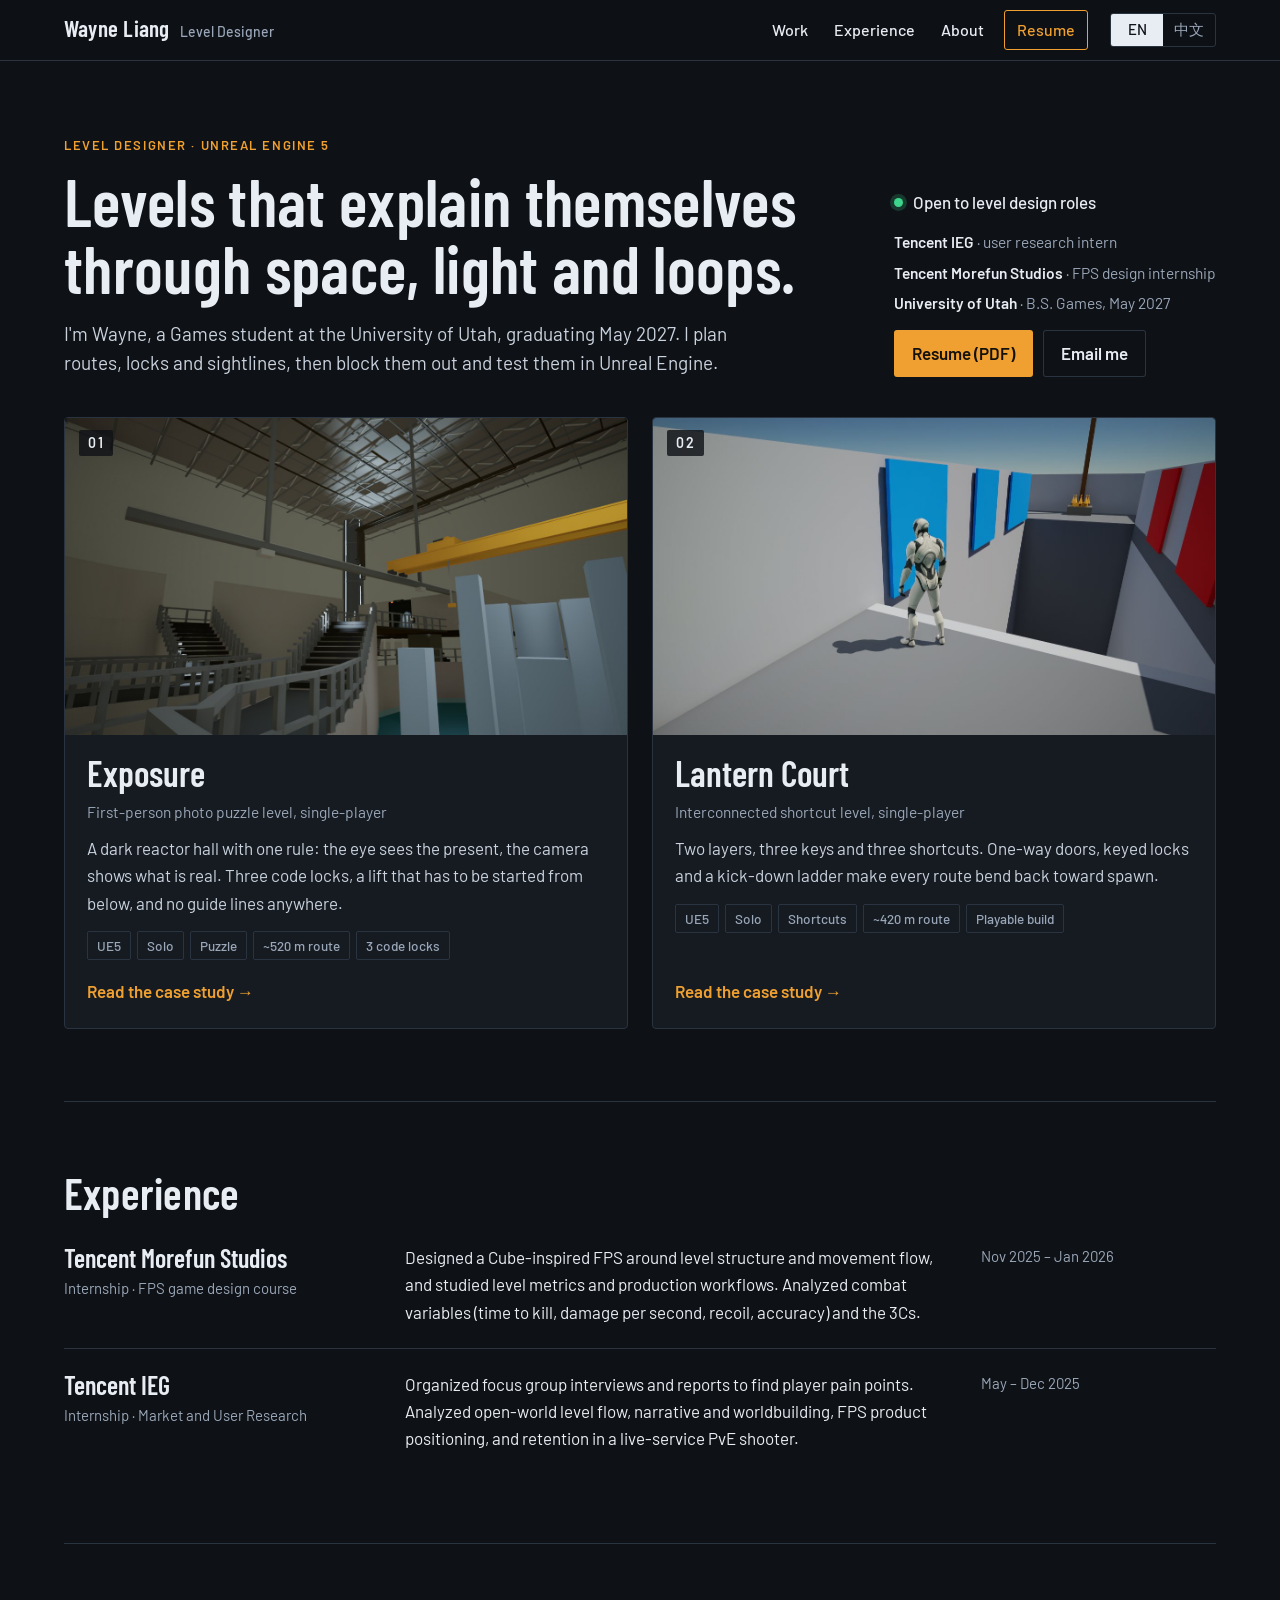
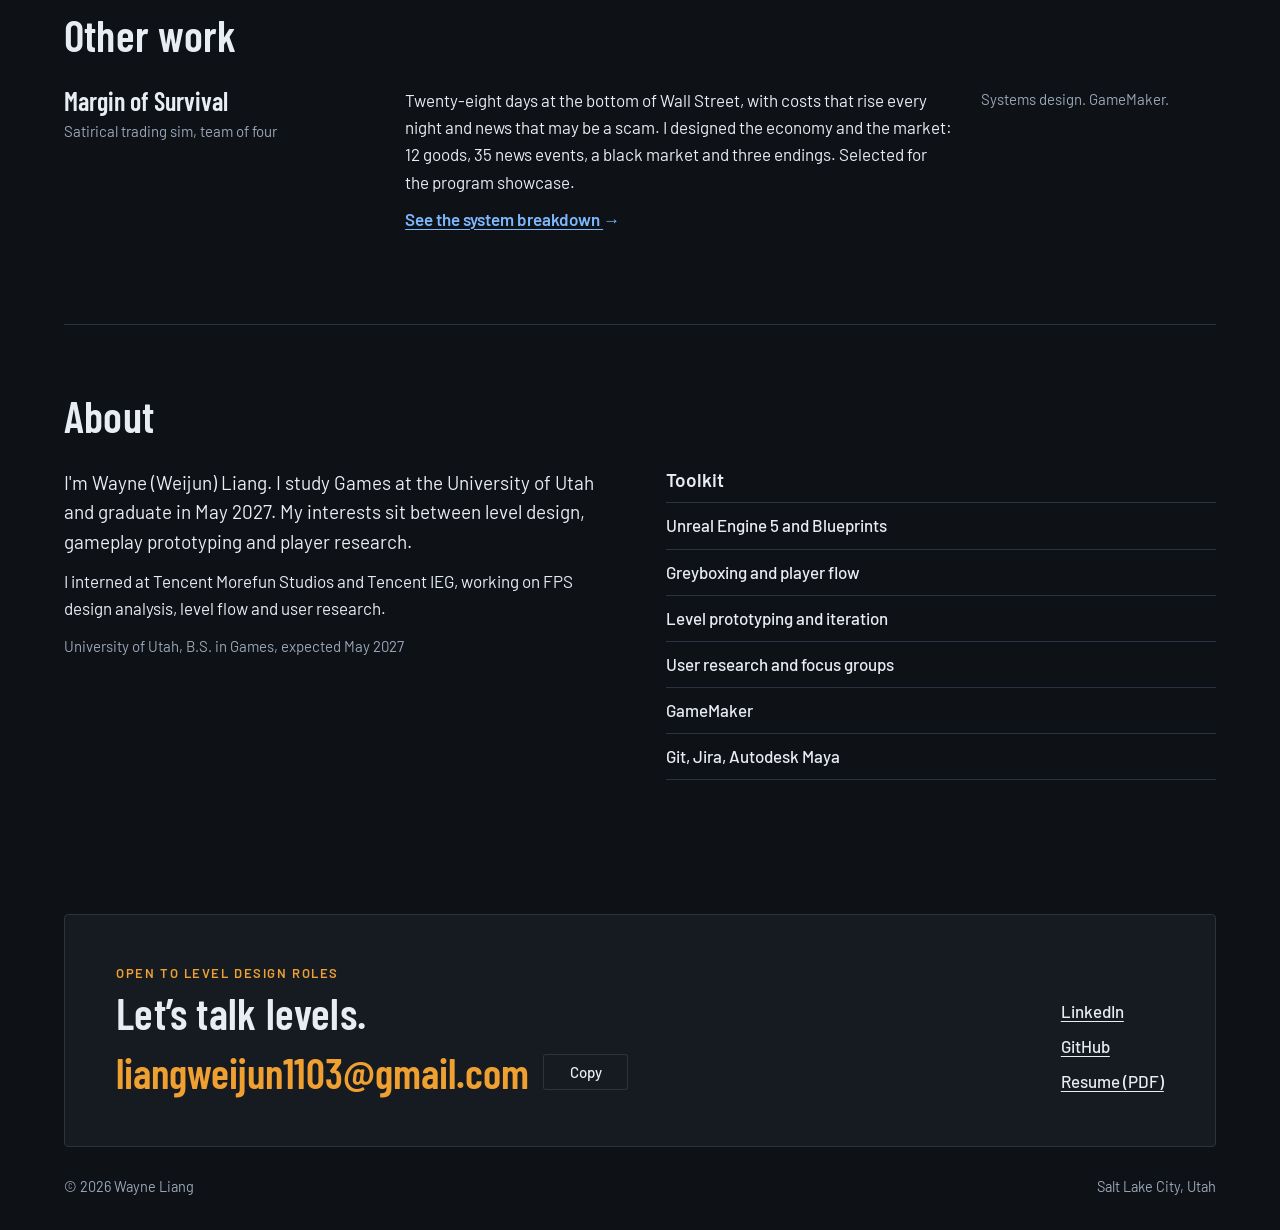
<file: index.html>
<!DOCTYPE html>
<html lang="en" data-lang="en">
<head>
<meta charset="utf-8">
<meta name="viewport" content="width=device-width,initial-scale=1">
<title data-zh="Wayne Liang | 关卡设计师">Wayne Liang | Level Designer</title>
<meta name="description" content="Wayne Liang, level designer. Two single-player levels in Unreal Engine 5, each with an interactive walkthrough, paper plans, iteration notes and metrics.">
<meta property="og:type" content="website">
<meta property="og:title" content="Wayne Liang | Level Designer">
<meta property="og:description" content="Wayne Liang, level designer. Two single-player levels in Unreal Engine 5, each with an interactive walkthrough, paper plans, iteration notes and metrics.">
<meta property="og:url" content="https://wayne1-l.github.io/portfolio/">
<meta property="og:image" content="https://wayne1-l.github.io/portfolio/img/b8.jpg">
<meta name="twitter:card" content="summary_large_image">
<meta name="theme-color" content="#0E1116">
<link rel="icon" href="data:image/svg+xml,%3Csvg xmlns='http://www.w3.org/2000/svg' viewBox='0 0 32 32'%3E%3Crect width='32' height='32' rx='4' fill='%230E1116'/%3E%3Ccircle cx='16' cy='16' r='7' fill='%23F0A030'/%3E%3C/svg%3E">
<link rel="preload" href="fonts/barlow-condensed-latin-600-normal.woff2" as="font" type="font/woff2" crossorigin>
<link rel="preload" href="fonts/barlow-latin-400-normal.woff2" as="font" type="font/woff2" crossorigin>
<script>/* old addresses from the single-page version */
(function(){var m={'#pt':'exposure.html#pt','#photo01':'lantern-court.html#photo01'}[location.hash];if(m)location.replace(m)})();</script>
<script>/* pick the language before the first paint: #zh, then the last choice, then the browser's language */
(function(){var r=document.documentElement,s=null;try{s=localStorage.getItem('lang')}catch(e){}
if(location.hash==='#zh'||s==='zh'||(s===null&&/^zh/i.test(navigator.language||''))){r.setAttribute('data-lang','zh');r.lang='zh-CN'}})();</script>
<link rel="stylesheet" href="assets/site.css">
</head>
<body>
<div class="bar-outer"><div class="wrap">
<header class="bar">
  <a class="name" href="index.html"><b>Wayne Liang</b><span><span data-l="en">Level Designer</span><span data-l="zh" lang="zh-CN">关卡设计师</span></span></a>
  <nav aria-label="Site">
    <a href="#work" data-go="work"><span data-l="en">Work</span><span data-l="zh" lang="zh-CN">作品</span></a>
    <a href="#experience" data-go="experience"><span data-l="en">Experience</span><span data-l="zh" lang="zh-CN">经历</span></a>
    <a href="#about" data-go="about"><span data-l="en">About</span><span data-l="zh" lang="zh-CN">关于</span></a>
    <a class="resume" href="Wayne_Liang_Resume.pdf" target="_blank" rel="noopener"><span data-l="en">Resume</span><span data-l="zh" lang="zh-CN">简历</span></a>
  </nav>
  <div class="lang" role="group" aria-label="Language">
    <button type="button" id="lang-en" data-setlang="en" aria-pressed="true">EN</button>
    <button type="button" id="lang-zh" data-setlang="zh" aria-pressed="false" lang="zh-CN">中文</button>
  </div>
</header>
</div></div>
<div class="wrap">
<main>
<section class="hero" aria-labelledby="hero-h">
  <div>
    <p class="label acc"><span data-l="en">Level designer · Unreal Engine 5</span><span data-l="zh" lang="zh-CN">关卡设计师 · Unreal Engine 5</span></p>
    <h1 id="hero-h"><span data-l="en">Levels that explain themselves through space, light and loops.</span><span data-l="zh" lang="zh-CN">让关卡自己说话：靠空间、光和回环带路。</span></h1>
    <p class="lede" data-l="en">I'm Wayne, a Games student at the University of Utah, graduating May 2027. I plan routes, locks and sightlines, then block them out and test them in Unreal Engine.</p>
    <p class="lede" data-l="zh" lang="zh-CN">我是 Wayne Liang，犹他大学游戏专业在读，2027 年 5 月毕业。我先规划路线、门锁和视线，再到 Unreal Engine 里搭灰盒、做测试。</p>
  </div>
  <div class="hero-side">
    <p class="open"><span data-l="en">Open to level design roles</span><span data-l="zh" lang="zh-CN">正在找关卡设计方向的工作</span></p>
    <ul class="creds">
      <li><span data-l="en"><b>Tencent IEG</b> · user research intern</span><span data-l="zh" lang="zh-CN"><b>腾讯 IEG</b> · 用户研究实习</span></li>
      <li><span data-l="en"><b>Tencent Morefun Studios</b> · FPS design internship</span><span data-l="zh" lang="zh-CN"><b>腾讯魔方工作室群</b> · FPS 设计实习</span></li>
      <li><span data-l="en"><b>University of Utah</b> · B.S. Games, May 2027</span><span data-l="zh" lang="zh-CN"><b>犹他大学</b> · 游戏专业，2027 年 5 月毕业</span></li>
    </ul>
    <p class="hero-cta">
      <a class="btn" href="Wayne_Liang_Resume.pdf" target="_blank" rel="noopener"><span data-l="en">Resume (PDF)</span><span data-l="zh" lang="zh-CN">简历（PDF）</span></a>
      <a class="btn alt" href="mailto:liangweijun1103@gmail.com"><span data-l="en">Email me</span><span data-l="zh" lang="zh-CN">发邮件</span></a>
    </p>
  </div>
</section>

<section id="work" aria-label="Selected levels" class="sub">
<div class="cards">
  <a class="card" href="exposure.html">
    <figure><img style="view-transition-name:shot-exposure" src="img/pt/hall.jpg" width="1280" height="720" alt="The reactor hall in Exposure: stairs and raised walkways around a pond, a yellow crane overhead."><span class="num">01</span></figure>
    <div class="card-body">
      <h3><span data-l="en">Exposure</span><span data-l="zh" lang="zh-CN">曝光</span></h3>
      <p class="kind"><span data-l="en">First-person photo puzzle level, single-player</span><span data-l="zh" lang="zh-CN">第一人称拍照解谜关卡，单人</span></p>
      <p class="pitch" data-l="en">A dark reactor hall with one rule: the eye sees the present, the camera shows what is real. Three code locks, a lift that has to be started from below, and no guide lines anywhere.</p>
      <p class="pitch" data-l="zh" lang="zh-CN">一座昏暗的核电站厂房，全关只有一条规则：肉眼看到的是现在，相机拍到的才是真的。三道密码门，一部要先从地下启用的电梯，全程没有一条引导线。</p>
      <ul class="tags"><li><span data-l="en">UE5</span><span data-l="zh" lang="zh-CN">UE5</span></li><li><span data-l="en">Solo</span><span data-l="zh" lang="zh-CN">独立</span></li><li><span data-l="en">Puzzle</span><span data-l="zh" lang="zh-CN">解谜</span></li><li><span data-l="en">~520 m route</span><span data-l="zh" lang="zh-CN">主线约 520 米</span></li><li><span data-l="en">3 code locks</span><span data-l="zh" lang="zh-CN">3 道密码门</span></li></ul>
      <span class="go arrow"><span data-l="en">Read the case study </span><span data-l="zh" lang="zh-CN">看完整拆解 </span></span>
    </div>
  </a>
  <a class="card" href="lantern-court.html">
    <figure><img style="view-transition-name:shot-lantern" src="img/b8.jpg" width="1280" height="720" alt="Gameplay from Lantern Court: the player crosses a pit along blue and red wall-run panels toward the goal." data-clip="media/hero.mp4"><span class="num">02</span></figure>
    <div class="card-body">
      <h3><span data-l="en">Lantern Court</span><span data-l="zh" lang="zh-CN">灯笼院</span></h3>
      <p class="kind"><span data-l="en">Interconnected shortcut level, single-player</span><span data-l="zh" lang="zh-CN">单人箱庭关卡，以捷径回环为核心</span></p>
      <p class="pitch" data-l="en">Two layers, three keys and three shortcuts. One-way doors, keyed locks and a kick-down ladder make every route bend back toward spawn.</p>
      <p class="pitch" data-l="zh" lang="zh-CN">上下两层、三把钥匙、三条捷径。单向门、带锁的门和一架可以踹下的梯子，让每条路线最后都绕回出生点。</p>
      <ul class="tags"><li><span data-l="en">UE5</span><span data-l="zh" lang="zh-CN">UE5</span></li><li><span data-l="en">Solo</span><span data-l="zh" lang="zh-CN">独立</span></li><li><span data-l="en">Shortcuts</span><span data-l="zh" lang="zh-CN">捷径回环</span></li><li><span data-l="en">~420 m route</span><span data-l="zh" lang="zh-CN">主线约 420 米</span></li><li><span data-l="en">Playable build</span><span data-l="zh" lang="zh-CN">可下载试玩</span></li></ul>
      <span class="go arrow"><span data-l="en">Read the case study </span><span data-l="zh" lang="zh-CN">看完整拆解 </span></span>
    </div>
  </a>
</div>
</section>
<section class="block" id="experience" aria-labelledby="exp-h">
  <h2 id="exp-h"><span data-l="en">Experience</span><span data-l="zh" lang="zh-CN">经历</span></h2>
  <ul class="rows">
    <li>
      <div><h3><span data-l="en">Tencent Morefun Studios</span><span data-l="zh" lang="zh-CN">腾讯魔方工作室群</span></h3><p class="kind"><span data-l="en">Internship · FPS game design course</span><span data-l="zh" lang="zh-CN">实习 · FPS 游戏设计课程</span></p></div>
      <div>
        <p data-l="en">Designed a Cube-inspired FPS around level structure and movement flow, and studied level metrics and production workflows. Analyzed combat variables (time to kill, damage per second, recoil, accuracy) and the 3Cs.</p><p data-l="zh" lang="zh-CN">以《Cube》为灵感设计了一款 FPS，重点是关卡结构和移动动线，并学习关卡尺度与制作流程；分析了战斗变量（击杀时间、每秒伤害、后坐力、精度）和 3C。</p>
      </div>
      <p class="meta"><span data-l="en">Nov 2025 – Jan 2026</span><span data-l="zh" lang="zh-CN">2025 年 11 月 – 2026 年 1 月</span></p>
    </li>
    <li>
      <div><h3><span data-l="en">Tencent IEG</span><span data-l="zh" lang="zh-CN">腾讯 IEG</span></h3><p class="kind"><span data-l="en">Internship · Market and User Research</span><span data-l="zh" lang="zh-CN">实习 · 市场与用户研究部</span></p></div>
      <div>
        <p data-l="en">Organized focus group interviews and reports to find player pain points. Analyzed open-world level flow, narrative and worldbuilding, FPS product positioning, and retention in a live-service PvE shooter.</p><p data-l="zh" lang="zh-CN">组织焦点小组访谈并撰写报告，找出玩家痛点；分析开放世界的关卡动线、叙事与世界观、FPS 产品定位，以及一款长线运营 PvE 射击游戏的留存。</p>
      </div>
      <p class="meta"><span data-l="en">May – Dec 2025</span><span data-l="zh" lang="zh-CN">2025 年 5 月 – 12 月</span></p>
    </li>
  </ul>
</section>
<section class="block" id="more" aria-labelledby="more-h">
  <h2 id="more-h"><span data-l="en">Other work</span><span data-l="zh" lang="zh-CN">其他作品</span></h2>
  <ul class="rows">
    <li>
      <div><h3><a href="margin-of-survival.html" style="color:inherit;text-decoration:none">Margin of Survival</a></h3><p class="kind"><span data-l="en">Satirical trading sim, team of four</span><span data-l="zh" lang="zh-CN">讽刺题材的交易模拟，四人团队</span></p></div>
      <div>
        <p data-l="en">Twenty-eight days at the bottom of Wall Street, with costs that rise every night and news that may be a scam. I designed the economy and the market: 12 goods, 35 news events, a black market and three endings. Selected for the program showcase.</p>
        <p data-l="zh" lang="zh-CN">在华尔街最底层熬 28 天：成本每晚上涨，新闻可能是骗局。经济和市场由我设计：12 种商品、35 条新闻事件、黑市和三个结局。入选学院作品展。</p>
        <p class="more"><a href="margin-of-survival.html"><span class="arrow"><span data-l="en">See the system breakdown </span><span data-l="zh" lang="zh-CN">看系统设计拆解 </span></span></a></p>
      </div>
      <p class="meta"><span data-l="en">Systems design. GameMaker.</span><span data-l="zh" lang="zh-CN">系统设计。GameMaker。</span></p>
    </li>
  </ul>
</section>
<section class="block about" id="about" aria-labelledby="about-h">
  <h2 id="about-h"><span data-l="en">About</span><span data-l="zh" lang="zh-CN">关于我</span></h2>
  <div class="two">
    <div>
      <p class="lead" data-l="en">I'm Wayne (Weijun) Liang. I study Games at the University of Utah and graduate in May 2027. My interests sit between level design, gameplay prototyping and player research.</p>
      <p class="lead" data-l="zh" lang="zh-CN">我是 Wayne (Weijun) Liang，在犹他大学读游戏专业，2027 年 5 月毕业。我的兴趣在关卡设计、玩法原型和玩家研究之间。</p>
      <p data-l="en">I interned at Tencent Morefun Studios and Tencent IEG, working on FPS design analysis, level flow and user research.</p>
      <p data-l="zh" lang="zh-CN">我在腾讯魔方工作室群和腾讯 IEG 实习过，做过 FPS 设计分析、关卡动线和用户研究。</p>
      <p class="edu"><span data-l="en">University of Utah, B.S. in Games, expected May 2027</span><span data-l="zh" lang="zh-CN">犹他大学，游戏专业理学学士，预计 2027 年 5 月毕业</span></p>
    </div>
    <div>
      <h3><span data-l="en">Toolkit</span><span data-l="zh" lang="zh-CN">常用工具</span></h3>
      <ul class="kit">
        <li><span data-l="en">Unreal Engine 5 and Blueprints</span><span data-l="zh" lang="zh-CN">Unreal Engine 5 与蓝图</span></li>
        <li><span data-l="en">Greyboxing and player flow</span><span data-l="zh" lang="zh-CN">灰盒搭建与玩家动线</span></li>
        <li><span data-l="en">Level prototyping and iteration</span><span data-l="zh" lang="zh-CN">关卡原型与迭代</span></li>
        <li><span data-l="en">User research and focus groups</span><span data-l="zh" lang="zh-CN">用户研究与焦点小组</span></li>
        <li>GameMaker</li>
        <li>Git, Jira, Autodesk Maya</li>
      </ul>
    </div>
  </div>
</section>
<section class="contact" id="contact" aria-labelledby="contact-h">
  <div>
    <p class="label acc"><span data-l="en">Open to level design roles</span><span data-l="zh" lang="zh-CN">正在找关卡设计方向的工作</span></p>
    <h2 id="contact-h" style="margin-top:10px"><span data-l="en">Let’s talk levels.</span><span data-l="zh" lang="zh-CN">聊聊关卡吧。</span></h2>
    <p class="mail-row"><a class="mail" href="mailto:liangweijun1103@gmail.com">liangweijun1103@gmail.com</a>
      <button type="button" class="copy" data-copy="liangweijun1103@gmail.com"><span class="idle"><span data-l="en">Copy</span><span data-l="zh" lang="zh-CN">复制</span></span><span class="done" aria-hidden="true"><span data-l="en">Copied ✓</span><span data-l="zh" lang="zh-CN">已复制 ✓</span></span></button></p>
  </div>
  <ul>
    <li><a href="https://www.linkedin.com/in/weijun-liang-2b437a2a6/" target="_blank" rel="noopener">LinkedIn</a></li>
    <li><a href="https://github.com/WAYNE1-L" target="_blank" rel="noopener">GitHub</a></li>
    <li><a href="Wayne_Liang_Resume.pdf" target="_blank" rel="noopener"><span data-l="en">Resume (PDF)</span><span data-l="zh" lang="zh-CN">简历（PDF）</span></a></li>
  </ul>
</section>
</main>
<footer>
  <span>© 2026 Wayne Liang</span>
  <span><span data-l="en">Salt Lake City, Utah</span><span data-l="zh" lang="zh-CN">美国犹他州盐湖城</span></span>
</footer>
</div>
<dialog class="zoom" id="zoom" aria-label="Enlarged image"><div class="zoom-stage"></div><p class="zoom-cap"></p><button type="button" class="zoom-x" aria-label="Close"><svg width="18" height="18" viewBox="0 0 18 18" aria-hidden="true"><path d="M3 3l12 12M15 3L3 15" stroke="currentColor" stroke-width="2" stroke-linecap="round"/></svg></button></dialog>
<script src="assets/site.js"></script>
</body>
</html>
</file>
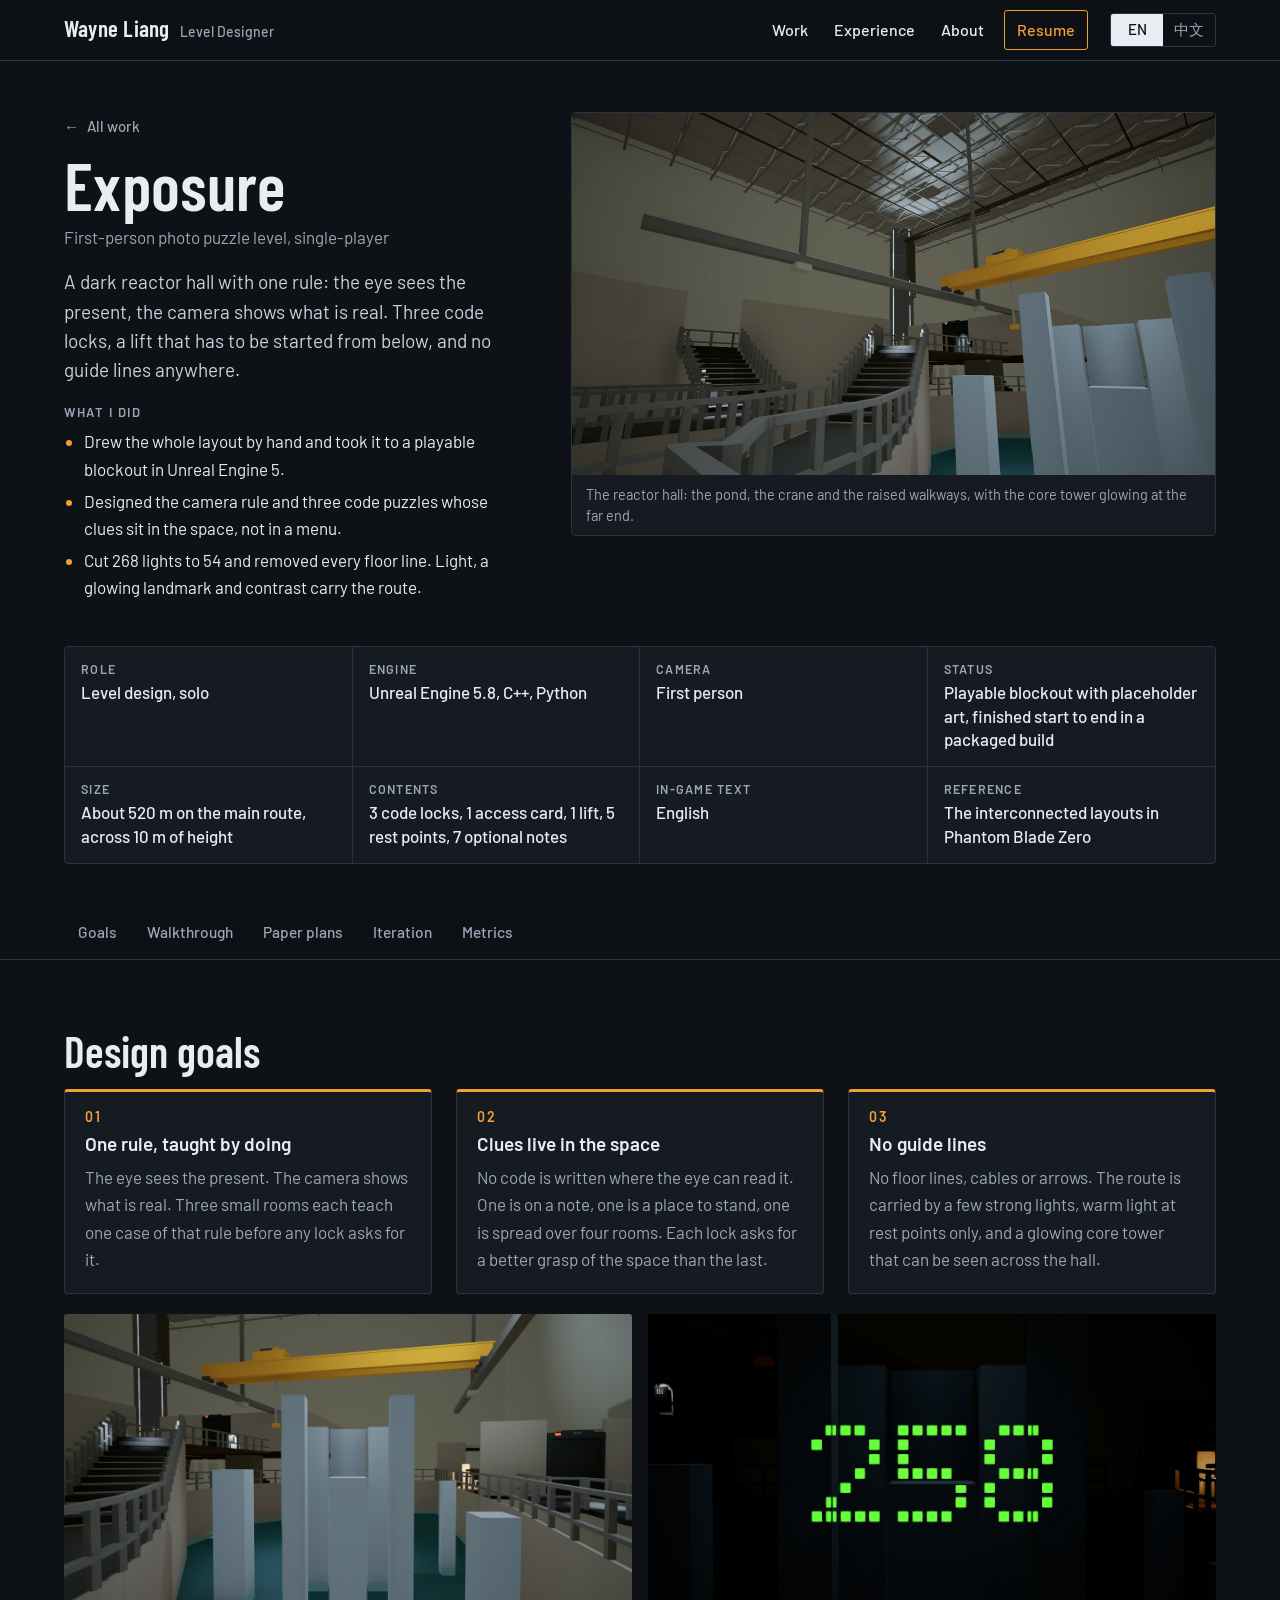
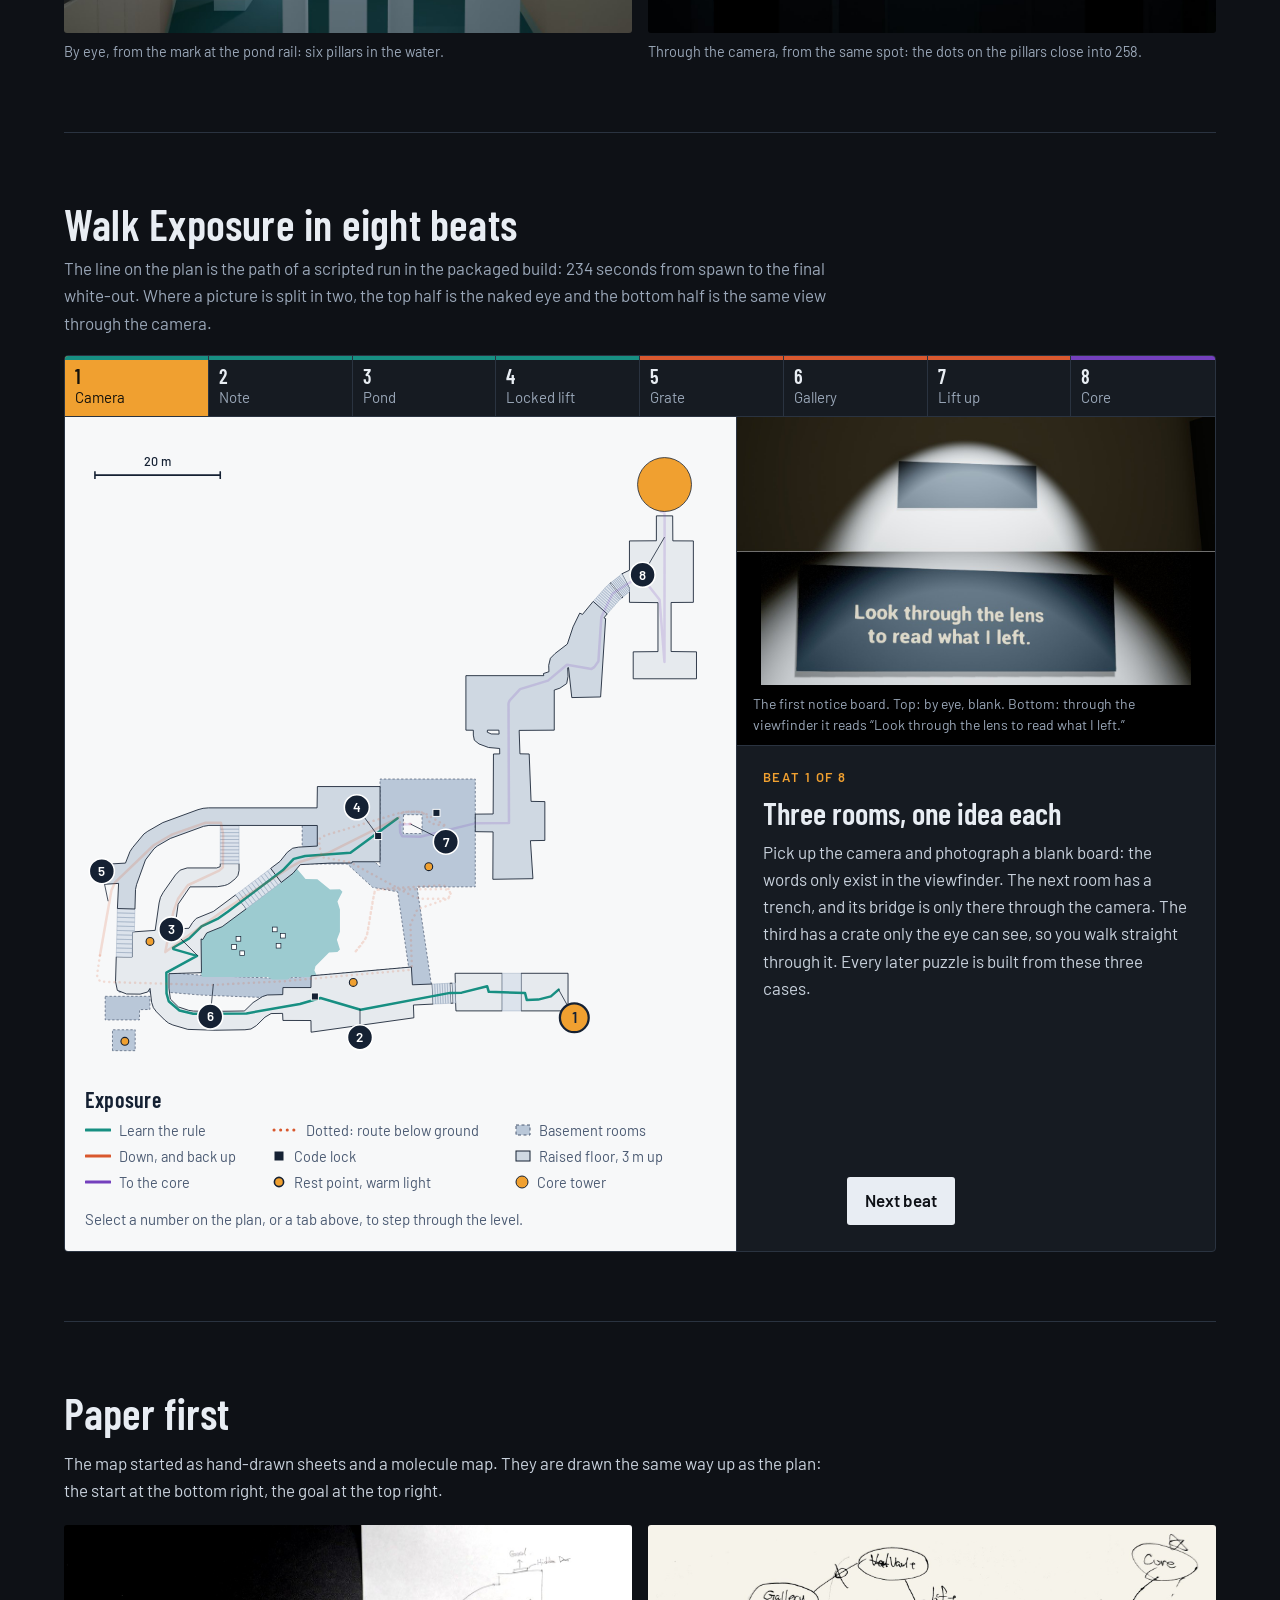
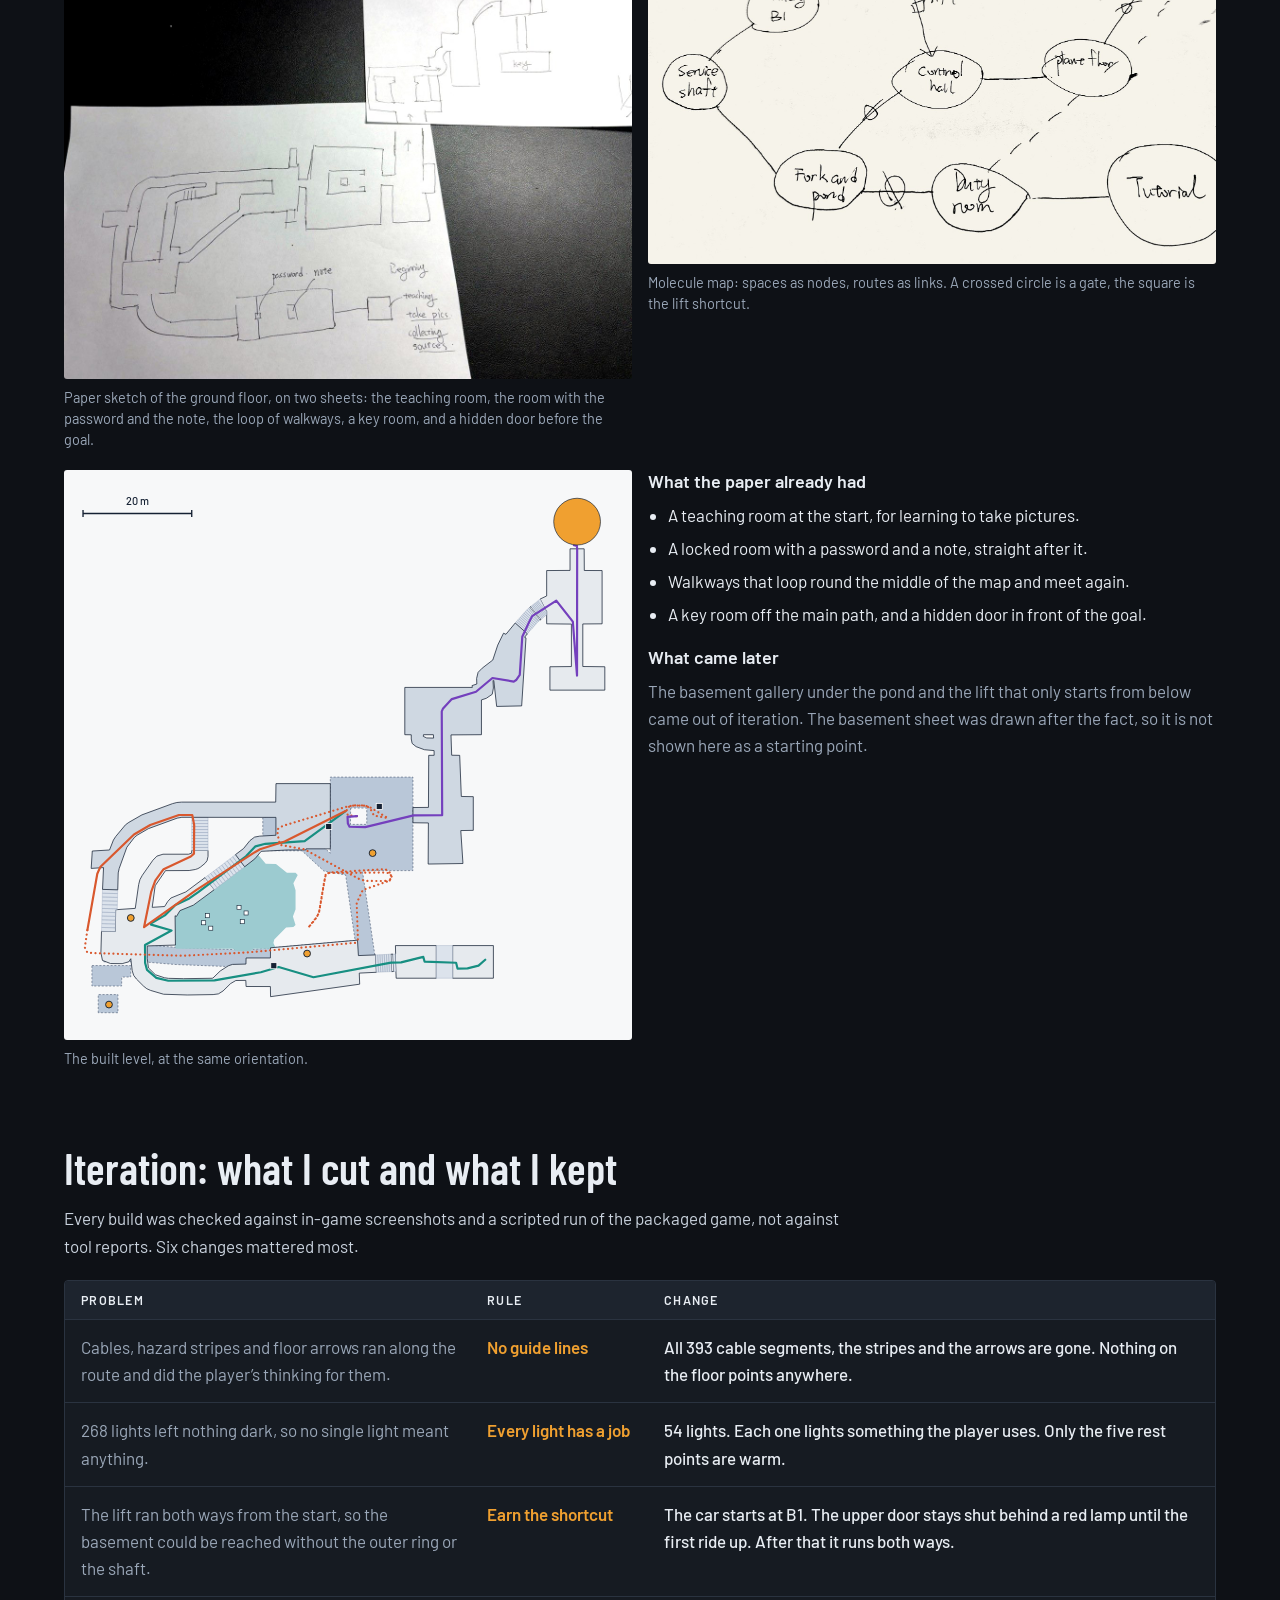
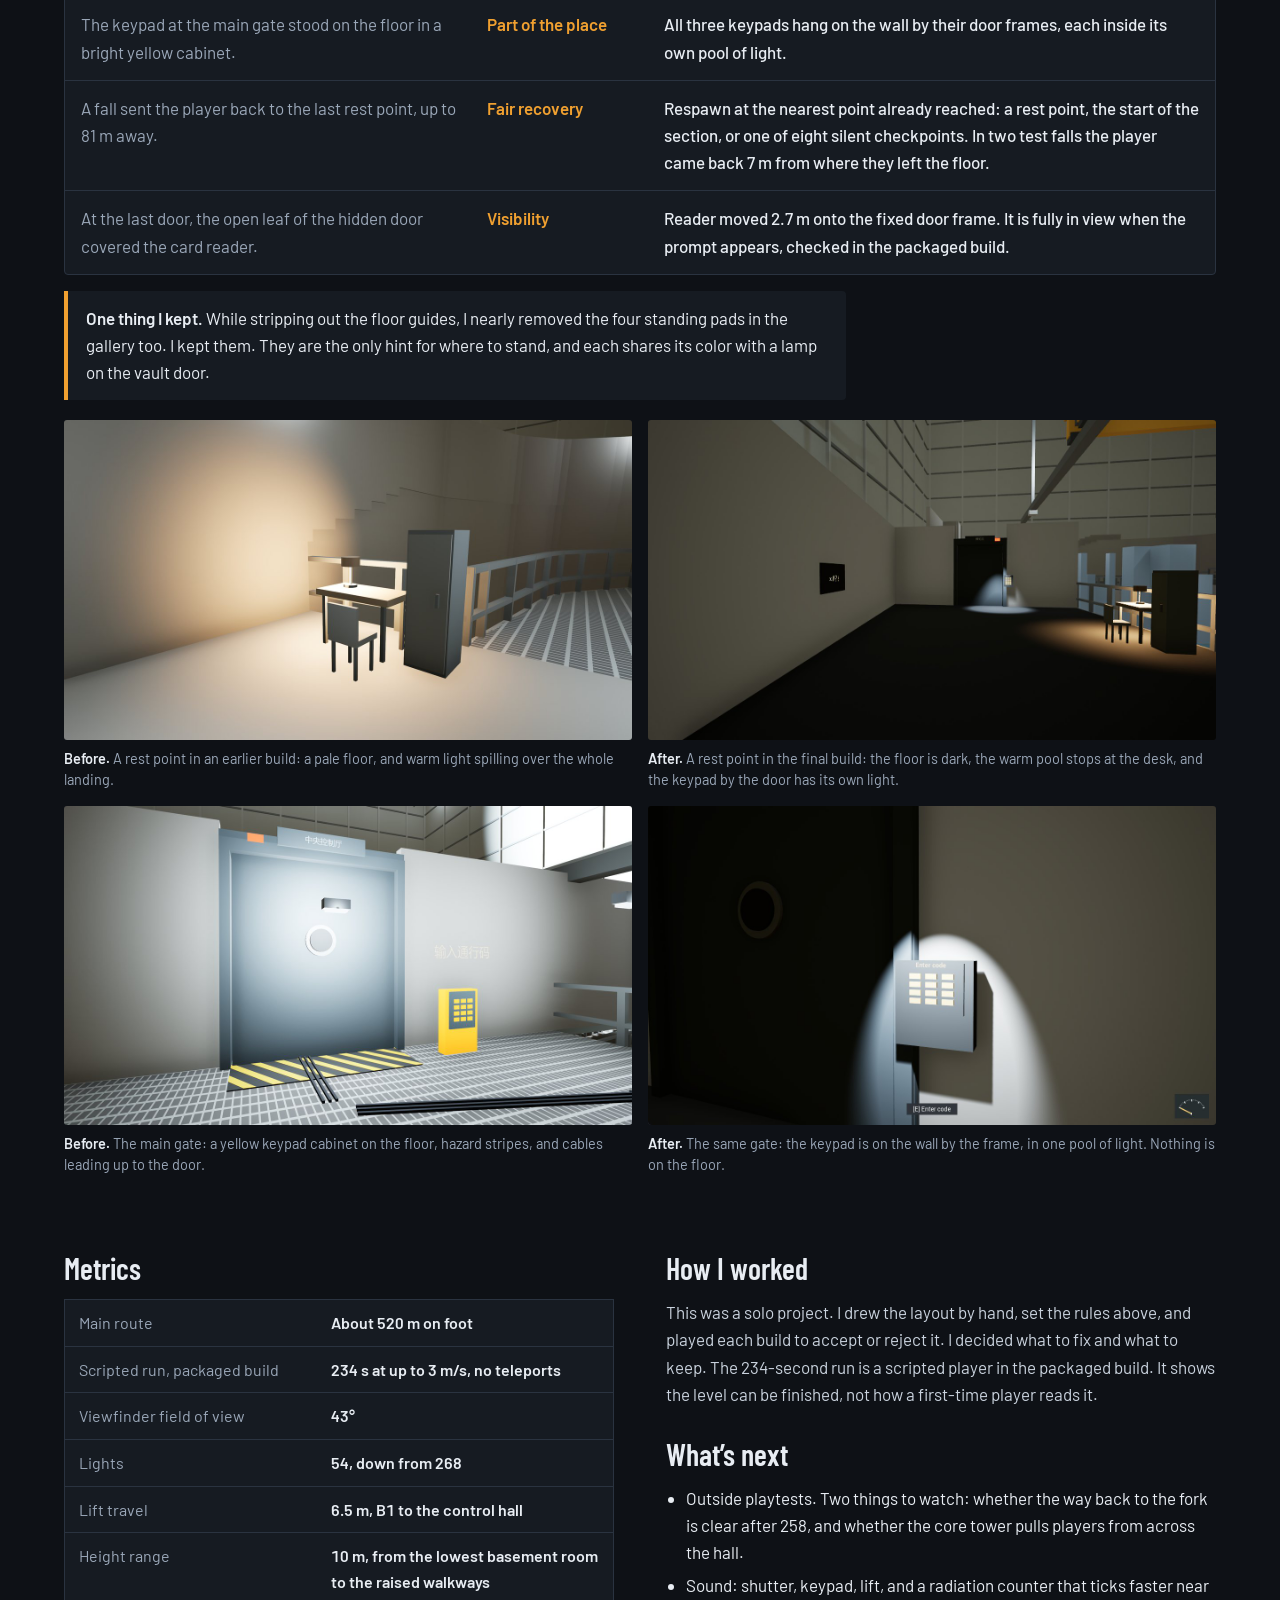
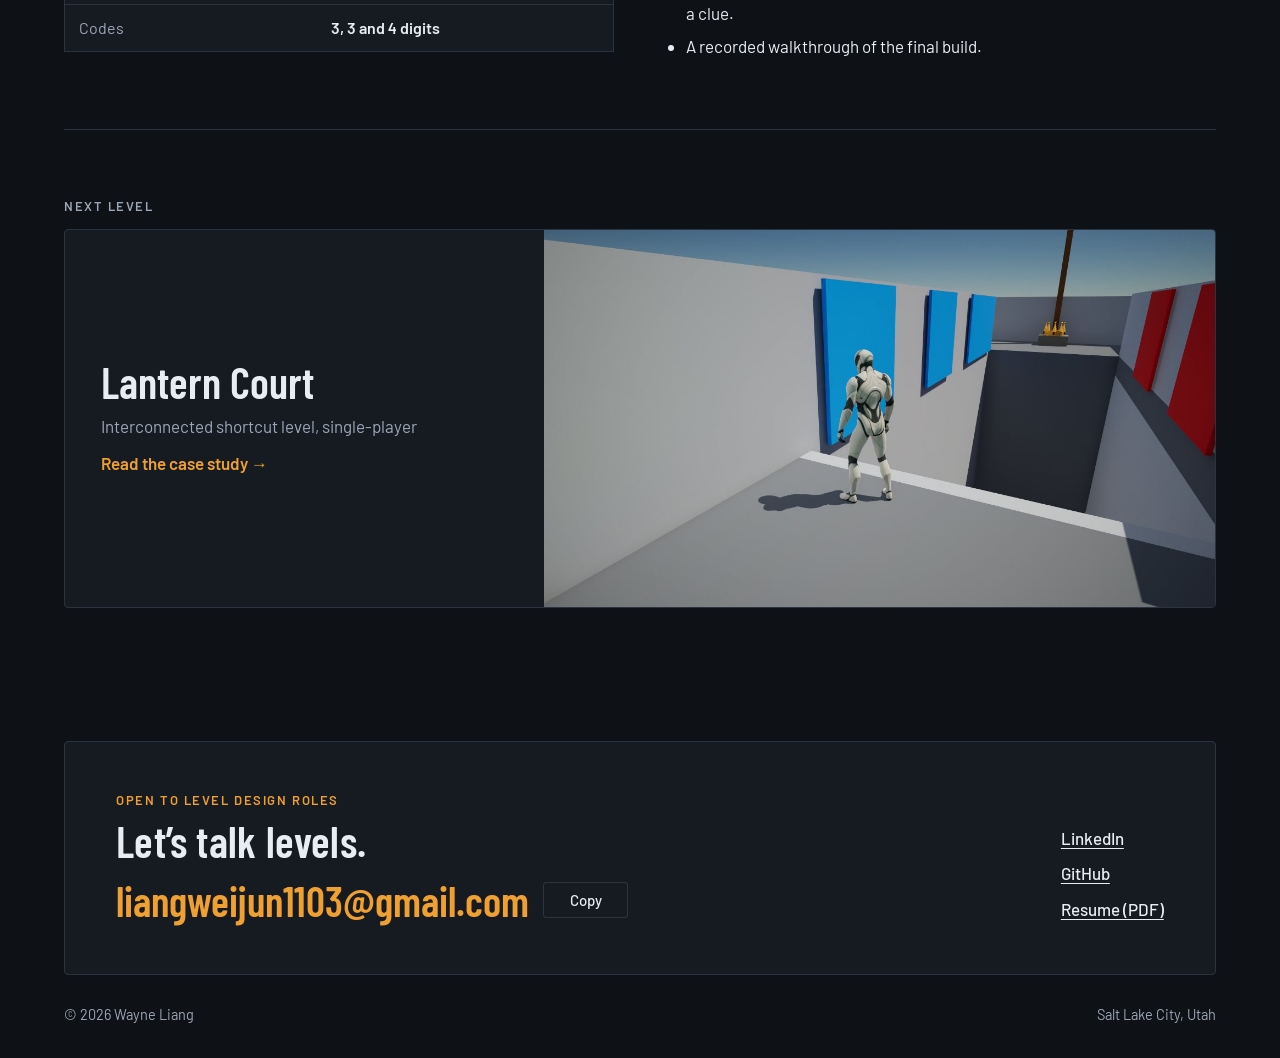
<file: exposure.html>
<!DOCTYPE html>
<html lang="en" data-lang="en">
<head>
<meta charset="utf-8">
<meta name="viewport" content="width=device-width,initial-scale=1">
<title data-zh="《曝光》| Wayne Liang，关卡设计师">Exposure | Wayne Liang, Level Designer</title>
<meta name="description" content="Exposure: first-person photo puzzle level, single-player in Unreal Engine 5. Interactive walkthrough, paper plans, iteration and metrics.">
<meta property="og:type" content="website">
<meta property="og:title" content="Exposure | Wayne Liang, Level Designer">
<meta property="og:description" content="Exposure: first-person photo puzzle level, single-player in Unreal Engine 5. Interactive walkthrough, paper plans, iteration and metrics.">
<meta property="og:url" content="https://wayne1-l.github.io/portfolio/exposure.html">
<meta property="og:image" content="https://wayne1-l.github.io/portfolio/img/pt/hall.jpg">
<meta name="twitter:card" content="summary_large_image">
<meta name="theme-color" content="#0E1116">
<link rel="icon" href="data:image/svg+xml,%3Csvg xmlns='http://www.w3.org/2000/svg' viewBox='0 0 32 32'%3E%3Crect width='32' height='32' rx='4' fill='%230E1116'/%3E%3Ccircle cx='16' cy='16' r='7' fill='%23F0A030'/%3E%3C/svg%3E">
<link rel="preload" href="fonts/barlow-condensed-latin-600-normal.woff2" as="font" type="font/woff2" crossorigin>
<link rel="preload" href="fonts/barlow-latin-400-normal.woff2" as="font" type="font/woff2" crossorigin>
<script>/* pick the language before the first paint: #zh, then the last choice, then the browser's language */
(function(){var r=document.documentElement,s=null;try{s=localStorage.getItem('lang')}catch(e){}
if(location.hash==='#zh'||s==='zh'||(s===null&&/^zh/i.test(navigator.language||''))){r.setAttribute('data-lang','zh');r.lang='zh-CN'}})();</script>
<link rel="stylesheet" href="assets/site.css">
</head>
<body>
<div class="bar-outer"><div class="wrap">
<header class="bar">
  <a class="name" href="index.html"><b>Wayne Liang</b><span><span data-l="en">Level Designer</span><span data-l="zh" lang="zh-CN">关卡设计师</span></span></a>
  <nav aria-label="Site">
    <a href="index.html#work"><span data-l="en">Work</span><span data-l="zh" lang="zh-CN">作品</span></a>
    <a href="index.html#experience"><span data-l="en">Experience</span><span data-l="zh" lang="zh-CN">经历</span></a>
    <a href="index.html#about"><span data-l="en">About</span><span data-l="zh" lang="zh-CN">关于</span></a>
    <a class="resume" href="Wayne_Liang_Resume.pdf" target="_blank" rel="noopener"><span data-l="en">Resume</span><span data-l="zh" lang="zh-CN">简历</span></a>
  </nav>
  <div class="lang" role="group" aria-label="Language">
    <button type="button" id="lang-en" data-setlang="en" aria-pressed="true">EN</button>
    <button type="button" id="lang-zh" data-setlang="zh" aria-pressed="false" lang="zh-CN">中文</button>
  </div>
</header>
</div></div>
<div class="wrap">
<section class="p-hero" aria-labelledby="p-h">
  <div>
    <a class="crumb" href="index.html#work">← <span data-l="en">All work</span><span data-l="zh" lang="zh-CN">全部作品</span></a>
    <h1 id="p-h"><span data-l="en">Exposure</span><span data-l="zh" lang="zh-CN">曝光</span></h1>
    <p class="kind"><span data-l="en">First-person photo puzzle level, single-player</span><span data-l="zh" lang="zh-CN">第一人称拍照解谜关卡，单人</span></p>
    <p class="intent" data-l="en">A dark reactor hall with one rule: the eye sees the present, the camera shows what is real. Three code locks, a lift that has to be started from below, and no guide lines anywhere.</p>
    <p class="intent" data-l="zh" lang="zh-CN">一座昏暗的核电站厂房，全关只有一条规则：肉眼看到的是现在，相机拍到的才是真的。三道密码门，一部要先从地下启用的电梯，全程没有一条引导线。</p>
    <p class="label did-h"><span data-l="en">What I did</span><span data-l="zh" lang="zh-CN">我负责的部分</span></p>
        <ul class="did" data-l="en">
          <li>Drew the whole layout by hand and took it to a playable blockout in Unreal Engine 5.</li>
          <li>Designed the camera rule and three code puzzles whose clues sit in the space, not in a menu.</li>
          <li>Cut 268 lights to 54 and removed every floor line. Light, a glowing landmark and contrast carry the route.</li>
        </ul>
        <ul class="did" data-l="zh" lang="zh-CN">
          <li>手绘整张布局，并在 Unreal Engine 5 里做成可玩的灰盒。</li>
          <li>设计了相机规则和三道密码谜题，线索都放在空间里，不放在界面上。</li>
          <li>把 268 盏灯减到 54 盏，删掉所有地面引导线，只靠灯光、发光的地标和空间对比带路。</li>
        </ul>
  </div>
  <figure class="p-media"><img style="view-transition-name:shot-exposure" src="img/pt/hall.jpg" width="1280" height="720" alt="The reactor hall in Exposure: stairs and raised walkways around a pond, a yellow crane overhead.">
    <figcaption><span data-l="en">The reactor hall: the pond, the crane and the raised walkways, with the core tower glowing at the far end.</span><span data-l="zh" lang="zh-CN">核电站大厅：池塘、吊车和高架走道，尽头是发光的堆芯塔。</span></figcaption></figure>
</section>
  <dl class="facts">
    <div><dt><span data-l="en">Role</span><span data-l="zh" lang="zh-CN">角色</span></dt><dd><span data-l="en">Level design, solo</span><span data-l="zh" lang="zh-CN">关卡设计，独立完成</span></dd></div>
    <div><dt><span data-l="en">Engine</span><span data-l="zh" lang="zh-CN">引擎</span></dt><dd><span data-l="en">Unreal Engine 5.8, C++, Python</span><span data-l="zh" lang="zh-CN">Unreal Engine 5.8，C++，Python</span></dd></div>
    <div><dt><span data-l="en">Camera</span><span data-l="zh" lang="zh-CN">视角</span></dt><dd><span data-l="en">First person</span><span data-l="zh" lang="zh-CN">第一人称</span></dd></div>
    <div><dt><span data-l="en">Status</span><span data-l="zh" lang="zh-CN">状态</span></dt><dd><span data-l="en">Playable blockout with placeholder art, finished start to end in a packaged build</span><span data-l="zh" lang="zh-CN">可玩的灰盒版本，美术为占位，已在打包版本中从头走到尾</span></dd></div>
    <div><dt><span data-l="en">Size</span><span data-l="zh" lang="zh-CN">规模</span></dt><dd><span data-l="en">About 520 m on the main route, across 10 m of height</span><span data-l="zh" lang="zh-CN">主线步行约 520 米，上下高差 10 米</span></dd></div>
    <div><dt><span data-l="en">Contents</span><span data-l="zh" lang="zh-CN">内容</span></dt><dd><span data-l="en">3 code locks, 1 access card, 1 lift, 5 rest points, 7 optional notes</span><span data-l="zh" lang="zh-CN">3 道密码门、1 张通行卡、1 部电梯、5 个休息点、7 条可选留言</span></dd></div>
    <div><dt><span data-l="en">In-game text</span><span data-l="zh" lang="zh-CN">游戏内文字</span></dt><dd><span data-l="en">English</span><span data-l="zh" lang="zh-CN">英文</span></dd></div>
    <div><dt><span data-l="en">Reference</span><span data-l="zh" lang="zh-CN">参考</span></dt><dd><span data-l="en">The interconnected layouts in Phantom Blade Zero</span><span data-l="zh" lang="zh-CN">《影之刃零》的箱庭互通结构</span></dd></div>
  </dl>
</div>
<div class="toc-outer"><div class="wrap"><nav class="toc" aria-label="Sections">
    <a href="#pt-goals" data-go="pt-goals"><span data-l="en">Goals</span><span data-l="zh" lang="zh-CN">设计目标</span></a>
    <a href="#pt" data-go="pt"><span data-l="en">Walkthrough</span><span data-l="zh" lang="zh-CN">八步走查</span></a>
    <a href="#pt-paper" data-go="pt-paper"><span data-l="en">Paper plans</span><span data-l="zh" lang="zh-CN">手绘纸图</span></a>
    <a href="#pt-audit" data-go="pt-audit"><span data-l="en">Iteration</span><span data-l="zh" lang="zh-CN">迭代</span></a>
    <a href="#pt-metrics" data-go="pt-metrics"><span data-l="en">Metrics</span><span data-l="zh" lang="zh-CN">尺度</span></a>
</nav></div></div>
<div class="wrap"><main>
<section class="block sub-wrap" style="border-top:0">
  <div class="sub" id="pt-goals">
    <h3><span data-l="en">Design goals</span><span data-l="zh" lang="zh-CN">设计目标</span></h3>
    <ol class="goals">
      <li><h4><span data-l="en">One rule, taught by doing</span><span data-l="zh" lang="zh-CN">一条规则，靠动手教会</span></h4>
        <p data-l="en">The eye sees the present. The camera shows what is real. Three small rooms each teach one case of that rule before any lock asks for it.</p>
        <p data-l="zh" lang="zh-CN">肉眼看到的是现在，相机拍到的才是真的。开头三个小房间各教这条规则的一种情况，之后才有锁来考它。</p></li>
      <li><h4><span data-l="en">Clues live in the space</span><span data-l="zh" lang="zh-CN">线索放在空间里</span></h4>
        <p data-l="en">No code is written where the eye can read it. One is on a note, one is a place to stand, one is spread over four rooms. Each lock asks for a better grasp of the space than the last.</p>
        <p data-l="zh" lang="zh-CN">没有一个密码写在肉眼能读到的地方。一个在纸条上，一个藏在站位里，一个分散在四个房间。每一把锁，都比上一把更考验玩家对空间的把握。</p></li>
      <li><h4><span data-l="en">No guide lines</span><span data-l="zh" lang="zh-CN">不画引导线</span></h4>
        <p data-l="en">No floor lines, cables or arrows. The route is carried by a few strong lights, warm light at rest points only, and a glowing core tower that can be seen across the hall.</p>
        <p data-l="zh" lang="zh-CN">没有地面线、线缆和箭头。带路的只有几盏强光、只在休息点出现的暖光，以及隔着大厅也能看到的发光堆芯塔。</p></li>
    </ol>
    <div class="figs">
      <figure><img src="img/pt/pond-eye.jpg" width="1280" height="720" loading="lazy" alt="Six pale pillars standing in a pond inside a large hall, with a yellow crane overhead.">
        <figcaption><span data-l="en">By eye, from the mark at the pond rail: six pillars in the water.</span><span data-l="zh" lang="zh-CN">站在池塘栏杆边的标记上，肉眼所见：水里的六根柱子。</span></figcaption></figure>
      <figure><img src="img/pt/pond-camera.jpg" width="1280" height="720" loading="lazy" alt="The same view through the camera: the hall is dark and green dots on the pillars form the digits 258.">
        <figcaption><span data-l="en">Through the camera, from the same spot: the dots on the pillars close into 258.</span><span data-l="zh" lang="zh-CN">同一位置举起相机：柱子上的点阵合拢成 258。</span></figcaption></figure>
    </div>
  </div>
</section>
<section class="walk" id="pt" aria-labelledby="walk2-h">
  <div class="walk-head">
    <h2 id="walk2-h"><span data-l="en">Walk Exposure in eight beats</span><span data-l="zh" lang="zh-CN">分八步走完《曝光》</span></h2>
    <p data-l="en">The line on the plan is the path of a scripted run in the packaged build: 234 seconds from spawn to the final white-out. Where a picture is split in two, the top half is the naked eye and the bottom half is the same view through the camera.</p>
    <p data-l="zh" lang="zh-CN">平面图上的路线，取自打包版里一次脚本通关的实际轨迹：从出生点到最后全白，234 秒。图片分成上下两半时，上半是肉眼所见，下半是同一位置举起相机后的画面。</p>
  </div>
  <div class="viewer">
  <div class="tabs" role="tablist" aria-label="Beats" id="tabs2">
    <button type="button" role="tab" class="p1" data-beat="1" aria-selected="true"><b>1</b><span data-l="en">Camera</span><span data-l="zh" lang="zh-CN">相机</span></button>
    <button type="button" role="tab" class="p1" data-beat="2" aria-selected="false" tabindex="-1"><b>2</b><span data-l="en">Note</span><span data-l="zh" lang="zh-CN">纸条</span></button>
    <button type="button" role="tab" class="p1" data-beat="3" aria-selected="false" tabindex="-1"><b>3</b><span data-l="en">Pond</span><span data-l="zh" lang="zh-CN">池塘</span></button>
    <button type="button" role="tab" class="p1" data-beat="4" aria-selected="false" tabindex="-1"><b>4</b><span data-l="en">Locked lift</span><span data-l="zh" lang="zh-CN">锁着的电梯</span></button>
    <button type="button" role="tab" class="p2" data-beat="5" aria-selected="false" tabindex="-1"><b>5</b><span data-l="en">Grate</span><span data-l="zh" lang="zh-CN">断裂格栅</span></button>
    <button type="button" role="tab" class="p2" data-beat="6" aria-selected="false" tabindex="-1"><b>6</b><span data-l="en">Gallery</span><span data-l="zh" lang="zh-CN">观察廊</span></button>
    <button type="button" role="tab" class="p2" data-beat="7" aria-selected="false" tabindex="-1"><b>7</b><span data-l="en">Lift up</span><span data-l="zh" lang="zh-CN">坐梯上行</span></button>
    <button type="button" role="tab" class="p3" data-beat="8" aria-selected="false" tabindex="-1"><b>8</b><span data-l="en">Core</span><span data-l="zh" lang="zh-CN">堆芯</span></button>
  </div>
  <div class="sheet">
    <svg id="plan2" class="plan" viewBox="0 0 836 839" role="img" aria-labelledby="plan2-t"><title id="plan2-t">Top-down plan of Exposure with the route in three phases and eight numbered beats. The start is at the bottom right and the core tower at the top right.</title><path class="f0" fill-rule="evenodd" d="M57.8 698.6L116.5 698.6L165.1 702.6L267.2 706.6L428.5 692.5L414.5 596.0L382.5 590.3L350.2 560.5L292.6 560.2L292.6 511.9L333.8 497.0L391.8 496.9L392.0 452.0L513.6 452.0L513.6 589.6L439.2 589.9L457.7 715.2L267.7 731.9L163.5 727.8L115.5 723.8L57.8 723.8ZM421.9 497.5L421.6 521.6L445.6 521.6L445.6 497.6ZM338.3 522.2L318.0 529.6L317.9 534.8L360.2 535.2L391.9 564.0L391.9 522.3ZM41.1 729.4L98.2 729.4L98.2 746.2L85.0 746.4L84.8 759.5L41.1 759.5ZM50.4 798.8L50.4 772.1L79.4 772.1L79.4 798.8Z"/><path class="water" d="M152.0 669.6L152.0 666.4L160.4 663.2L168.0 647.2L181.3 643.2L198.4 632.9L209.6 621.6L224.0 613.7L283.2 567.2L286.4 567.2L296.9 579.7L312.0 580.0L328.1 592.9L340.8 592.8L344.0 596.0L337.6 608.4L340.8 618.4L340.8 647.0L336.9 657.1L340.8 669.6L337.6 672.8L326.9 673.5L309.5 690.9L308.2 696.3L312.0 704.8L278.9 704.8L273.4 708.0L254.4 708.0L248.4 704.8L164.8 704.8L161.6 695.2L161.1 674.0Z"/><path class="f1" fill-rule="evenodd" d="M700.7 190.0L710.4 185.4L710.4 148.0L744.8 147.8L744.8 116.0L765.6 116.0L765.8 147.9L792.0 148.0L792.0 226.4L763.6 226.6L763.6 289.2L796.0 289.6L796.0 324.0L715.2 324.0L715.2 289.6L746.8 289.3L746.8 226.8L710.4 226.4L710.4 208.4ZM685.4 202.4L687.1 201.0L702.2 219.6L700.5 221.0ZM572.0 748.0L572.0 700.0L632.0 700.0L632.0 748.0ZM487.5 712.4L488.1 712.0L487.8 700.0L548.0 700.0L548.0 748.0L488.9 748.0ZM481.0 712.7L484.2 712.6L485.4 738.1L482.2 738.3ZM55.2 678.9L75.5 679.2L76.0 647.2L104.9 645.2L109.9 610.2L111.7 603.0L115.3 596.5L130.8 574.4L136.8 568.3L145.7 565.5L183.4 565.5L187.9 563.9L188.0 560.0L212.0 560.0L212.0 568.7L210.6 575.0L207.4 579.1L200.5 584.7L197.1 586.7L193.2 588.0L184.2 589.5L149.4 589.7L134.2 611.9L129.8 643.7L148.1 642.5L152.6 635.2L157.3 630.0L179.3 621.0L207.6 599.9L221.2 617.7L190.4 640.5L170.7 648.5L165.6 657.0L163.5 656.1L164.0 699.2L122.5 700.5L122.5 719.0L124.3 732.8L134.5 742.9L147.7 747.3L153.6 748.2L176.1 748.7L218.1 748.1L219.3 747.7L229.9 737.4L241.7 729.8L248.0 727.7L267.8 727.2L268.0 718.2L303.8 718.2L304.0 703.2L432.0 692.0L433.3 714.7L458.6 713.7L459.8 739.3L434.6 740.5L435.2 756.8L304.0 775.2L303.8 760.3L268.0 760.2L267.6 751.2L252.9 751.4L245.1 756.0L234.1 766.8L227.2 771.1L219.5 772.1L181.4 772.7L146.6 771.6L127.5 766.0L121.9 763.5L117.1 759.7L106.6 749.2L102.6 743.9L100.4 737.1L98.3 719.3L95.4 723.8L85.6 726.6L68.4 726.4L56.6 721.8L54.3 710.6Z"/><path class="st" d="M548.0 748.0L548.0 700.0L572.0 700.0L572.0 748.0ZM484.2 712.6L487.5 712.4L488.5 738.0L485.4 738.1ZM477.8 712.8L481.0 712.7L482.2 738.3L479.0 738.4ZM710.4 209.2L697.2 192.8L700.7 190.0L710.4 208.4ZM474.6 713.0L477.8 712.8L479.0 738.4L475.8 738.6ZM710.4 212.6L695.5 194.2L697.2 192.8L710.4 209.2ZM471.4 713.1L474.6 713.0L475.8 738.6L472.6 738.7ZM710.4 213.0L708.9 214.2L693.8 195.6L695.5 194.2L710.4 212.6ZM468.2 713.3L471.4 713.1L472.6 738.7L469.4 738.9ZM692.1 196.9L693.8 195.6L708.9 214.2L707.2 215.6ZM465.0 713.4L468.2 713.3L469.4 738.9L466.2 739.0ZM690.4 198.3L692.1 196.9L707.2 215.6L705.5 216.9ZM461.8 713.6L465.0 713.4L466.2 739.0L463.0 739.1ZM688.8 199.6L690.4 198.3L705.5 216.9L703.9 218.3ZM458.6 713.7L461.8 713.6L463.0 739.1L459.8 739.3ZM687.1 201.0L688.8 199.6L703.9 218.3L702.2 219.6ZM55.2 678.9L55.3 673.3L75.6 673.8L75.5 679.4ZM212.0 555.6L212.0 560.0L188.0 560.0L188.0 555.6ZM207.6 599.9L211.7 596.8L225.2 614.7L221.2 617.7ZM683.7 203.7L685.4 202.4L700.5 221.0L698.8 222.4ZM55.3 673.3L55.5 667.7L75.7 668.2L75.6 673.8ZM212.0 551.2L212.0 555.6L188.0 555.6L188.0 551.2ZM211.7 596.8L215.8 593.7L229.3 611.6L225.2 614.7ZM681.2 205.8L683.7 203.7L698.8 222.4L698.0 223.0ZM55.5 667.7L55.6 662.1L75.8 662.6L75.7 668.2ZM212.0 546.8L212.0 551.2L188.0 551.2L188.0 546.8ZM215.8 593.7L219.9 590.7L233.3 608.5L229.3 611.6ZM678.8 208.5L681.2 205.8L698.0 223.0L696.7 224.4ZM55.6 662.1L55.7 656.5L75.9 657.0L75.8 662.6ZM212.0 542.4L212.0 546.8L188.0 546.8L188.0 542.4ZM219.9 590.7L223.9 587.6L237.4 605.5L233.3 608.5ZM676.9 210.6L678.8 208.5L696.7 224.4L694.9 226.5ZM75.9 657.0L55.7 656.5L55.9 650.9L75.9 651.4ZM212.0 538.0L212.0 542.4L188.0 542.4L188.0 538.0ZM223.9 587.6L228.0 584.5L241.5 602.4L237.4 605.5ZM675.1 212.7L676.9 210.6L694.9 226.5L693.1 228.6ZM55.9 650.9L56.0 645.3L78.4 645.9L78.4 647.0L76.0 647.2L75.9 651.4ZM212.0 533.6L212.0 538.0L188.0 538.0L188.0 533.6ZM228.0 584.5L232.1 581.5L245.5 599.3L241.5 602.4ZM673.3 214.8L675.1 212.7L693.1 228.6L691.2 230.7ZM56.0 645.3L56.1 639.7L78.5 640.3L78.4 645.9ZM212.0 529.2L212.0 533.6L188.0 533.6L188.0 529.2ZM232.1 581.5L236.1 578.4L249.6 596.3L245.5 599.3ZM671.4 216.8L673.3 214.8L691.2 230.7L689.4 232.8ZM56.1 639.7L56.3 634.1L78.7 634.7L78.5 640.3ZM212.0 524.8L212.0 529.2L188.0 529.2L188.0 524.8ZM236.1 578.4L240.2 575.3L253.7 593.2L249.6 596.3ZM669.6 218.9L671.4 216.8L689.4 232.8L687.5 234.8ZM56.3 634.1L56.4 628.5L78.8 629.1L78.7 634.7ZM212.0 520.4L212.0 524.8L188.0 524.8L188.0 520.4ZM240.2 575.3L244.3 572.3L257.7 590.1L253.7 593.2ZM667.7 221.0L669.6 218.9L687.5 234.8L685.7 236.9ZM56.4 628.5L56.5 622.9L78.9 623.5L78.8 629.1ZM212.0 516.0L212.0 520.4L188.0 520.4L188.0 516.0ZM244.3 572.3L248.3 569.2L261.8 587.1L257.7 590.1ZM665.9 223.1L667.7 221.0L685.7 236.9L683.9 239.0ZM56.5 622.9L56.7 617.3L79.1 617.9L78.9 623.5ZM212.0 511.6L212.0 516.0L188.0 516.0L188.0 511.6ZM248.3 569.2L252.4 566.1L265.9 584.0L261.8 587.1ZM664.1 225.2L665.9 223.1L683.9 239.0L682.0 241.1Z"/><path class="f2" fill-rule="evenodd" d="M501.6 389.6L501.6 320.0L601.0 320.0L600.6 317.3L607.6 315.0L607.3 306.8L609.5 297.8L615.5 291.7L631.1 279.7L638.4 257.7L646.9 240.2L650.5 241.8L664.1 225.2L682.0 241.1L677.9 246.2L680.0 247.2L673.6 347.2L636.8 348.0L632.6 309.8L632.0 309.5L631.5 310.1L632.0 320.9L630.3 330.1L621.6 336.0L614.4 338.4L614.4 389.6L569.6 389.9L570.6 419.8L582.4 420.0L584.8 480.5L602.4 480.8L602.4 530.4L584.0 530.7L587.2 579.2L536.0 580.0L536.3 519.5L513.6 519.2L513.6 496.8L536.4 496.6L536.8 420.0L544.8 419.9L544.7 413.0L530.4 411.7L518.3 407.2L512.4 402.4L511.1 395.9L511.1 389.7ZM528.9 392.2L533.9 394.4L544.0 394.6L543.7 389.6L529.1 389.6ZM40.0 586.4L41.6 560.8L67.0 559.3L72.7 544.7L76.1 539.5L90.5 522.2L95.5 518.6L114.7 507.6L159.6 491.1L166.1 489.4L172.9 488.8L311.6 488.8L312.0 461.6L392.0 461.6L392.0 557.6L356.4 557.6L356.0 559.2L328.3 559.3L290.2 561.3L280.9 572.3L265.9 584.0L252.4 566.1L264.2 557.2L273.6 545.5L280.5 540.3L288.1 538.9L311.9 537.6L311.9 511.3L173.5 511.2L166.6 512.4L124.2 527.9L107.5 537.6L103.4 541.1L92.5 555.3L81.2 586.6L79.8 593.0L79.1 617.9L56.7 617.3L58.2 585.2Z"/><rect class="col" x="208.2" y="653.0" width="6" height="6"/><rect class="col" x="254.6" y="641.0" width="6" height="6"/><rect class="col" x="202.6" y="663.4" width="6" height="6"/><rect class="col" x="265.0" y="649.0" width="6" height="6"/><rect class="col" x="213.0" y="671.4" width="6" height="6"/><rect class="col" x="259.4" y="661.8" width="6" height="6"/><path class="rt r1" d="M620.0 720.8L610.1 729.5L593.9 733.6L579.3 734.0L577.1 725.2L530.8 723.7L528.8 716.6L496.2 724.7L481.3 725.0L367.2 746.6L316.0 731.6L289.7 739.2L221.4 751.2L153.5 751.7L135.9 747.5L122.2 735.7L119.4 725.7L119.2 699.1L158.3 677.8L128.2 669.1L127.7 667.4L148.4 655.5L164.1 640.2L184.4 630.6L197.6 621.4L267.8 568.6L281.8 553.9L296.4 550.2L354.2 546.2L414.4 502.0"/><path class="rt r2" d="M414.4 502.0L324.8 546.8L288.5 558.3L278.1 564.2L195.0 618.1L117.8 672.9L128.3 620.9L134.3 604.4L146.6 587.6L186.6 568.9L191.3 564.6L191.6 522.3L188.8 507.8L169.2 507.8L126.9 522.6L103.0 536.5L53.4 584.3L49.0 594.3L34.4 677.2M431.2 509.5L431.2 509.5L431.2 509.5L431.2 509.5L431.2 509.5L431.2 509.5L431.2 509.5L431.2 509.5L431.2 509.5L431.2 509.5"/><path class="rt r2 dash" d="M34.4 677.2L30.6 702.7L34.4 710.3L44.2 711.1L175.4 715.0L270.9 710.0L428.4 695.9L432.6 690.9L430.8 637.4L439.7 618.2L478.9 604.5L482.1 598.9L479.8 593.5L470.3 592.5L458.3 592.6L435.3 592.8L425.4 592.9L413.3 593.0L390.3 593.0L385.2 595.5L382.7 607.2L376.7 642.9L375.1 652.3L369.8 661.3L359.6 673.6L370.5 659.8L374.9 653.2L377.2 641.3L383.2 605.6L384.9 597.1L389.6 592.7L401.7 591.7L413.7 591.0L425.6 590.3L461.6 588.1L472.8 587.4L479.2 592.2L482.2 598.7L479.8 604.1L468.5 605.0L445.0 604.8L436.5 603.0L425.8 597.3L415.2 591.5L404.6 585.8L394.1 580.1L383.5 574.3L362.3 562.8L353.9 558.3L317.9 551.7L314.3 535.9L314.7 528.4L321.8 523.9L417.3 495.2L427.0 493.7L435.9 493.9L445.1 494.1L451.0 498.7L456.1 508.5L476.7 512.3L448.5 495.2L438.6 493.7L429.9 494.0L421.1 494.1L416.6 498.5L416.0 499.5L417.6 508.3L431.2 509.5"/><path class="rt r3" d="M431.2 509.5L417.3 510.5L417.8 520.2L420.3 525.1L443.3 525.6L514.5 508.3L556.6 508.0L556.0 355.3L557.6 351.5L570.8 337.2L606.4 326.4L630.6 306.1L662.0 311.4L665.5 309.1L670.8 301.5L674.5 245.5L684.6 223.8L689.0 215.2L724.6 192.3L748.9 223.2L755.1 302.6L755.3 116.5L754.9 111.7L750.5 110.8"/><circle class="g rest" cx="357.8" cy="711.7" r="5"/><circle class="g rest" cx="98.3" cy="659.3" r="5"/><circle class="g rest" cx="454.2" cy="563.9" r="5"/><circle class="g rest" cx="66.2" cy="786.8" r="5"/><circle class="g rest" cx="-62.1" cy="650.0" r="5"/><rect class="g lock" x="304.3" y="725.1" width="9" height="9"/><rect class="g lock" x="385.1" y="520.3" width="9" height="9"/><rect class="g lock" x="459.5" y="490.7" width="9" height="9"/><circle class="goal" cx="755.2" cy="76.0" r="34.4"/><path class="lead" d="M620.0 720.8L640.0 756.8"/><path class="lead" d="M366.4 745.6L366.4 781.6"/><path class="lead" d="M159.2 677.6L125.6 644.0"/><path class="lead" d="M389.6 524.8L362.4 488.0"/><path class="lead" d="M44.8 608.0L36.8 569.6"/><path class="lead" d="M179.2 713.6L175.2 755.2"/><path class="lead" d="M431.2 509.6L476.0 532.0"/><path class="lead" d="M755.2 143.2L727.2 191.2"/><g class="bm" data-beat="1" tabindex="0" role="button" aria-label="Beat 1"><circle cx="640.0" cy="756.8" r="16"/><text x="640.0" y="763.0">1</text></g><g class="bm" data-beat="2" tabindex="0" role="button" aria-label="Beat 2"><circle cx="366.4" cy="781.6" r="16"/><text x="366.4" y="787.8">2</text></g><g class="bm" data-beat="3" tabindex="0" role="button" aria-label="Beat 3"><circle cx="125.6" cy="644.0" r="16"/><text x="125.6" y="650.2">3</text></g><g class="bm" data-beat="4" tabindex="0" role="button" aria-label="Beat 4"><circle cx="362.4" cy="488.0" r="16"/><text x="362.4" y="494.2">4</text></g><g class="bm" data-beat="5" tabindex="0" role="button" aria-label="Beat 5"><circle cx="36.8" cy="569.6" r="16"/><text x="36.8" y="575.8">5</text></g><g class="bm" data-beat="6" tabindex="0" role="button" aria-label="Beat 6"><circle cx="175.2" cy="755.2" r="16"/><text x="175.2" y="761.4">6</text></g><g class="bm" data-beat="7" tabindex="0" role="button" aria-label="Beat 7"><circle cx="476.0" cy="532.0" r="16"/><text x="476.0" y="538.2">7</text></g><g class="bm" data-beat="8" tabindex="0" role="button" aria-label="Beat 8"><circle cx="727.2" cy="191.2" r="16"/><text x="727.2" y="197.4">8</text></g><g class="scale"><path d="M28 64h160M28 59v10M188 59v10"/><text x="108" y="52">20 m</text></g></svg>
  </div>
  <div class="beats">

  <article class="beat" role="tabpanel" aria-label="Beat 1" data-beat="1" data-phase="1">
    <figure><img src="img/pt/beat1.jpg" width="1280" height="720" alt="Two views of the same notice board: blank to the eye, and showing a line of text through the camera viewfinder.">
      <figcaption><span data-l="en">The first notice board. Top: by eye, blank. Bottom: through the viewfinder it reads “Look through the lens to read what I left.”</span><span data-l="zh" lang="zh-CN">第一块告示板。上：肉眼看是空白。下：举起相机，板上写着“Look through the lens to read what I left.”（透过镜头，才读得到我留下的字）。</span></figcaption></figure>
    <div class="beat-text">
      <p class="count"><span data-l="en">Beat 1 of 8</span><span data-l="zh" lang="zh-CN">第 1 步，共 8 步</span></p>
      <h3><span data-l="en">Three rooms, one idea each</span><span data-l="zh" lang="zh-CN">教学三间：一间只讲一件事</span></h3>
      <p class="body" data-l="en">Pick up the camera and photograph a blank board: the words only exist in the viewfinder. The next room has a trench, and its bridge is only there through the camera. The third has a crate only the eye can see, so you walk straight through it. Every later puzzle is built from these three cases.</p>
      <p class="body" data-l="zh" lang="zh-CN">拾起相机，对着空白的告示板拍一张：字只出现在取景器里。第二间有一道地沟，桥板只有相机看得见。第三间有一只货箱，只有肉眼看得见，人可以直接穿过去。后面的每道谜题，都由这三种情况组合出来。</p>
      <div class="pager"><button type="button" data-step="-1" disabled><span data-l="en">Back</span><span data-l="zh" lang="zh-CN">上一步</span></button><button type="button" data-step="1"><span data-l="en">Next beat</span><span data-l="zh" lang="zh-CN">下一步</span></button></div>
    </div>
  </article>

  <article class="beat" role="tabpanel" aria-label="Beat 2" data-beat="2" data-phase="1" hidden>
    <figure><img src="img/pt/beat2.jpg" width="1280" height="720" loading="lazy" alt="Two views of a note on a wall: scrambled symbols to the eye, and the digits 4 7 2 in a photo.">
      <figcaption><span data-l="en">The note on the duty-room wall. Top: by eye. Bottom: in a photo.</span><span data-l="zh" lang="zh-CN">值班室墙上的纸条。上：肉眼所见。下：拍下来的样子。</span></figcaption></figure>
    <div class="beat-text">
      <p class="count"><span data-l="en">Beat 2 of 8</span><span data-l="zh" lang="zh-CN">第 2 步，共 8 步</span></p>
      <h3><span data-l="en">The duty room: a code in a photo</span><span data-l="zh" lang="zh-CN">值班室：密码在照片里</span></h3>
      <p class="body" data-l="en">The first locked door has a keypad on the wall beside it. The note next to it is scrambled to the eye and reads 472 in a photo. The keypad screen lists the clues already photographed, so nobody has to memorise a number.</p>
      <p class="body" data-l="zh" lang="zh-CN">第一扇锁着的门，密码面板挂在门旁的墙上。旁边的纸条肉眼看是乱码，拍下来是 472。输密码时，已经拍到的线索就列在面板旁边，玩家不用硬记数字。</p>
      <div class="pager"><button type="button" data-step="-1"><span data-l="en">Back</span><span data-l="zh" lang="zh-CN">上一步</span></button><button type="button" data-step="1"><span data-l="en">Next beat</span><span data-l="zh" lang="zh-CN">下一步</span></button></div>
    </div>
  </article>

  <article class="beat" role="tabpanel" aria-label="Beat 3" data-beat="3" data-phase="1" hidden>
    <figure><img src="img/pt/beat3.jpg" width="1280" height="720" loading="lazy" alt="Two views from the pond rail: six pale pillars standing in the water, and the same view through the camera showing the green dot-matrix digits 258.">
      <figcaption><span data-l="en">From the yellow mark at the pond rail. Top: six pillars in the water. Bottom: the same view through the camera.</span><span data-l="zh" lang="zh-CN">站在池塘栏杆边的黄色标记上。上：水里的六根柱子。下：同一位置举起相机。</span></figcaption></figure>
    <div class="beat-text">
      <p class="count"><span data-l="en">Beat 3 of 8</span><span data-l="zh" lang="zh-CN">第 3 步，共 8 步</span></p>
      <h3><span data-l="en">The pond: one spot where the dots line up</span><span data-l="zh" lang="zh-CN">池塘：只有一个位置能看到数字</span></h3>
      <p class="body" data-l="en">Past the duty room the hall opens up: a pond, a crane, raised walkways, and the core tower glowing far off. Six pillars stand in the water. From one marked spot at the rail, the camera shows 48 green dots on them that close into 258. Step sideways and the digits fall apart. This time the clue is the space itself.</p>
      <p class="body" data-l="zh" lang="zh-CN">出了值班室，大厅一下子打开：池塘、吊车、高架走道，远处是发光的堆芯塔。水里立着六根柱子。站到栏杆边的黄色标记上举起相机，柱子上的 48 个绿点合拢成 258；横移一步，数字就散了。这一次，线索就是空间本身。</p>
      <div class="pager"><button type="button" data-step="-1"><span data-l="en">Back</span><span data-l="zh" lang="zh-CN">上一步</span></button><button type="button" data-step="1"><span data-l="en">Next beat</span><span data-l="zh" lang="zh-CN">下一步</span></button></div>
    </div>
  </article>

  <article class="beat" role="tabpanel" aria-label="Beat 4" data-beat="4" data-phase="1" hidden>
    <figure><img src="img/pt/beat4.jpg" width="1280" height="720" loading="lazy" alt="A closed lift door marked D with a red lamp on its call panel, in a dark hall.">
      <figcaption><span data-l="en">Lift door D behind the main gate: shut, with a red lamp.</span><span data-l="zh" lang="zh-CN">大门后的 D 层电梯：门关着，亮红灯。</span></figcaption></figure>
    <div class="beat-text">
      <p class="count"><span data-l="en">Beat 4 of 8</span><span data-l="zh" lang="zh-CN">第 4 步，共 8 步</span></p>
      <h3><span data-l="en">The gate opens, the lift doesn’t</span><span data-l="zh" lang="zh-CN">大门开了，电梯没开</span></h3>
      <p class="body" data-l="en">258 opens the main gate to the control hall. Behind it is a lift with its door shut and a red lamp. The prompt says the car is waiting at B1 and has to be started from below. The player now knows where they will come back up, and has a reason to go looking for a way down.</p>
      <p class="body" data-l="zh" lang="zh-CN">258 打开通往中央控制厅的大门。门后是一部电梯，门关着，亮着红灯，提示写着“电梯停在 B1，需从下层启用”。玩家知道了自己以后会从哪里上来，也有了去找路下楼的理由。</p>
      <div class="pager"><button type="button" data-step="-1"><span data-l="en">Back</span><span data-l="zh" lang="zh-CN">上一步</span></button><button type="button" data-step="1"><span data-l="en">Next beat</span><span data-l="zh" lang="zh-CN">下一步</span></button></div>
    </div>
  </article>

  <article class="beat" role="tabpanel" aria-label="Beat 5" data-beat="5" data-phase="2" hidden>
    <figure><img src="img/pt/beat5.jpg" width="1280" height="720" loading="lazy" alt="Two views down at a gap in a raised walkway: bare beams and a drop to the eye, and a bright steel grate through the camera.">
      <figcaption><span data-l="en">The gap in the outer walkway. Top: by eye, a drop. Bottom: through the camera, a grate.</span><span data-l="zh" lang="zh-CN">外圈走道的缺口。上：肉眼看是落差。下：相机里有一块格栅。</span></figcaption></figure>
    <div class="beat-text">
      <p class="count"><span data-l="en">Beat 5 of 8</span><span data-l="zh" lang="zh-CN">第 5 步，共 8 步</span></p>
      <h3><span data-l="en">The outer ring and the broken grate</span><span data-l="zh" lang="zh-CN">外圈高道与断裂的格栅</span></h3>
      <p class="body" data-l="en">Back at the fork, the middle steps join a raised walkway that circles the hall. One span is missing. Through the viewfinder the grate is there, so the player crosses with the camera up, seeing only 43° of the world. It is the tutorial bridge again, with height added. The walkway ends at the service shaft, and the way down is a plain staircase with no trick to it.</p>
      <p class="body" data-l="zh" lang="zh-CN">回到岔路口，走中间的台阶并入环绕大厅的高架走道。走道中间断了一截。举起相机，格栅就在那里：玩家得一直举着相机走过去，眼前只剩 43° 的视野。这是教学间那座桥的重演，只是这次脚下有了高度。走道尽头是检修井，下去的是一段普通楼梯，不加任何机关。</p>
      <div class="pager"><button type="button" data-step="-1"><span data-l="en">Back</span><span data-l="zh" lang="zh-CN">上一步</span></button><button type="button" data-step="1"><span data-l="en">Next beat</span><span data-l="zh" lang="zh-CN">下一步</span></button></div>
    </div>
  </article>

  <article class="beat" role="tabpanel" aria-label="Beat 6" data-beat="6" data-phase="2" hidden>
    <figure><img src="img/pt/beat6.jpg" width="1280" height="720" loading="lazy" alt="Two views through a basement window with a red frame: pillars under water to the eye, and a red dot-matrix 7 through the camera.">
      <figcaption><span data-l="en">The south window of the gallery. Top: by eye, pillars under water in a red frame. Bottom: through the camera, a red 7.</span><span data-l="zh" lang="zh-CN">观察廊的南窗。上：肉眼看到红色窗框和水下的柱子。下：相机里是红色的 7。</span></figcaption></figure>
    <div class="beat-text">
      <p class="count"><span data-l="en">Beat 6 of 8</span><span data-l="zh" lang="zh-CN">第 6 步，共 8 步</span></p>
      <h3><span data-l="en">Under the pond: four frames, one code</span><span data-l="zh" lang="zh-CN">池塘底下：四个窗口，一个密码</span></h3>
      <p class="body" data-l="en">The basement gallery looks into the pond from below. Four standing pads face four framed openings: three windows, and one seen by looking up from a lower room. Through the camera each gives one digit: red 7, blue 3, orange 4, purple 9. The vault door carries four lamps in the same colors, in code order, so the door itself tells the player how to arrange them: 7349. Inside is the access card for the core.</p>
      <p class="body" data-l="zh" lang="zh-CN">地下观察廊从水下看池塘。四块站位踏板对着四个带色框的窗口：三扇是窗，还有一个要在下层房间里仰头看。举起相机，每个窗口给一位数字：红 7、蓝 3、橙 4、紫 9。库房门上有四盏同色的灯，按密码顺序排列，所以怎么排，门上就能读出来：7349。门里是堆芯通行卡。</p>
      <div class="pager"><button type="button" data-step="-1"><span data-l="en">Back</span><span data-l="zh" lang="zh-CN">上一步</span></button><button type="button" data-step="1"><span data-l="en">Next beat</span><span data-l="zh" lang="zh-CN">下一步</span></button></div>
    </div>
  </article>

  <article class="beat" role="tabpanel" aria-label="Beat 7" data-beat="7" data-phase="2" hidden>
    <figure><img src="img/pt/beat7.jpg" width="1280" height="720" loading="lazy" alt="View out of a lift car as its doors open onto a large dark hall with railings.">
      <figcaption><span data-l="en">The lift arriving on the upper floor. The card icon at the top left shows the access card is in hand.</span><span data-l="zh" lang="zh-CN">电梯到达上层。左上角的图标表示通行卡已经到手。</span></figcaption></figure>
    <div class="beat-text">
      <p class="count"><span data-l="en">Beat 7 of 8</span><span data-l="zh" lang="zh-CN">第 7 步，共 8 步</span></p>
      <h3><span data-l="en">The first ride up</span><span data-l="zh" lang="zh-CN">第一次坐电梯上行</span></h3>
      <p class="body" data-l="en">The B1 lift hall is next to the vault. Step in and the car runs by itself after one second. There are no buttons inside. The doors open on the lift hall from beat 4, seen from the other side. From now on the lift runs both ways: the basement is a 6.5 m ride from the control hall instead of a walk round the ring.</p>
      <p class="body" data-l="zh" lang="zh-CN">B1 电梯厅就在库房旁边。走进轿厢，一秒后自动运行，里面没有按钮。门打开，是第 4 步见过的那个电梯厅，只是这次站在门里。此后电梯上下都能坐：从控制厅到地下只是 6.5 米的一趟电梯，不必再绕外圈。</p>
      <div class="pager"><button type="button" data-step="-1"><span data-l="en">Back</span><span data-l="zh" lang="zh-CN">上一步</span></button><button type="button" data-step="1"><span data-l="en">Next beat</span><span data-l="zh" lang="zh-CN">下一步</span></button></div>
    </div>
  </article>

  <article class="beat" role="tabpanel" aria-label="Beat 8" data-beat="8" data-phase="3" hidden>
    <figure><img src="img/pt/beat8.jpg" width="1280" height="720" loading="lazy" alt="A tall dark tower with a bright white vertical fissure, seen across a railing from the plant floor.">
      <figcaption><span data-l="en">The core tower from the plant floor. The fissure is kept as the brightest thing in view.</span><span data-l="zh" lang="zh-CN">从厂房一侧看堆芯塔。裂口始终是画面里最亮的东西。</span></figcaption></figure>
    <div class="beat-text">
      <p class="count"><span data-l="en">Beat 8 of 8</span><span data-l="zh" lang="zh-CN">第 8 步，共 8 步</span></p>
      <h3><span data-l="en">To the core</span><span data-l="zh" lang="zh-CN">走向堆芯</span></h3>
      <p class="body" data-l="en">Across the switchgear room, a bridge and the waste-treatment room, the route seems to run out. The camera finds a button the eye can’t see, and a hidden door opens. The access card goes on the reader beside the last door. Then it is a short walk towards the fissure in the core tower, and the screen fades to white.</p>
      <p class="body" data-l="zh" lang="zh-CN">穿过配电间、廊桥和废液处理间，路看起来到头了。举起相机，能找到一个肉眼看不到的按钮，暗门随之打开。在终点门旁的读卡器上刷通行卡，然后朝堆芯塔的裂口走过去，画面渐渐变白，结束。</p>
      <div class="pager"><button type="button" data-step="-1"><span data-l="en">Back</span><span data-l="zh" lang="zh-CN">上一步</span></button><button type="button" data-step="1" disabled><span data-l="en">Next beat</span><span data-l="zh" lang="zh-CN">下一步</span></button></div>
    </div>
  </article>

  </div>
  <div class="key">
    <strong><span data-l="en">Exposure</span><span data-l="zh" lang="zh-CN">曝光</span></strong>
    <ul class="legend">
        <li><svg width="26" height="8" aria-hidden="true"><path d="M1 4h24" stroke="var(--r1)" stroke-width="3" stroke-linecap="round"/></svg><span data-l="en">Learn the rule</span><span data-l="zh" lang="zh-CN">学会规则</span></li>
        <li><svg width="26" height="8" aria-hidden="true"><path d="M1 4h24" stroke="var(--r2)" stroke-width="3" stroke-linecap="round"/></svg><span data-l="en">Down, and back up</span><span data-l="zh" lang="zh-CN">下去，再上来</span></li>
        <li><svg width="26" height="8" aria-hidden="true"><path d="M1 4h24" stroke="var(--r3)" stroke-width="3" stroke-linecap="round"/></svg><span data-l="en">To the core</span><span data-l="zh" lang="zh-CN">走向堆芯</span></li>
        <li><svg width="26" height="8" aria-hidden="true"><path d="M2 4h23" stroke="var(--r2)" stroke-width="3" stroke-linecap="round" stroke-dasharray=".1 6.5"/></svg><span data-l="en">Dotted: route below ground</span><span data-l="zh" lang="zh-CN">虚点：地下的路线</span></li>
        <li><svg width="14" height="14" aria-hidden="true"><rect x="2.5" y="2.5" width="9" height="9" fill="var(--ink)"/></svg><span data-l="en">Code lock</span><span data-l="zh" lang="zh-CN">密码门</span></li>
        <li><svg width="14" height="14" aria-hidden="true"><circle cx="7" cy="7" r="4.6" fill="var(--lantern)" stroke="var(--ink)" stroke-width="1.6"/></svg><span data-l="en">Rest point, warm light</span><span data-l="zh" lang="zh-CN">休息点，暖光</span></li>
        <li><svg width="16" height="14" aria-hidden="true"><rect x="1" y="2" width="14" height="10" fill="var(--shade)" stroke="var(--mute)" stroke-dasharray="3 2.5"/></svg><span data-l="en">Basement rooms</span><span data-l="zh" lang="zh-CN">地下层房间</span></li>
        <li><svg width="16" height="14" aria-hidden="true"><rect x="1" y="2" width="14" height="10" fill="#CFD8E2" stroke="var(--ink)"/></svg><span data-l="en">Raised floor, 3 m up</span><span data-l="zh" lang="zh-CN">高架层，高 3 米</span></li>
        <li><svg width="14" height="14" aria-hidden="true"><circle cx="7" cy="7" r="6" fill="var(--lantern)" stroke="var(--ink)" stroke-width="1"/></svg><span data-l="en">Core tower</span><span data-l="zh" lang="zh-CN">堆芯塔</span></li>
      </ul>
    <p class="hint"><span data-l="en">Select a number on the plan, or a tab above, to step through the level.</span><span data-l="zh" lang="zh-CN">点平面图上的数字或上方的标签，逐步查看关卡。</span></p>
  </div>
  </div>
</section>
<section class="block">
  <div class="sub" id="pt-paper">
    <h3><span data-l="en">Paper first</span><span data-l="zh" lang="zh-CN">先画纸图</span></h3>
    <p class="intro" data-l="en">The map started as hand-drawn sheets and a molecule map. They are drawn the same way up as the plan: the start at the bottom right, the goal at the top right.</p>
    <p class="intro" data-l="zh" lang="zh-CN">这张地图最早是我手绘的纸图和一张分子图。它们和平面图朝向一致：起点在右下，终点在右上。</p>
    <div class="paper">
      <figure><img src="img/pt/sketch.jpg" width="1200" height="960" loading="lazy" alt="Two hand-drawn sheets showing a top-down layout: a small teaching room, a room marked password and note, looping corridors, a key room, a hidden door and the goal.">
        <figcaption><span data-l="en">Paper sketch of the ground floor, on two sheets: the teaching room, the room with the password and the note, the loop of walkways, a key room, and a hidden door before the goal.</span><span data-l="zh" lang="zh-CN">地面层的纸图，共两张：教学间、有密码和纸条的房间、环形走道、钥匙房，以及终点前的暗门。</span></figcaption></figure>
      <figure><img src="img/pt/molecule.jpg" width="1700" height="1015" loading="lazy" alt="Hand-drawn molecule map with ten nodes from Tutorial to Core, joined by lines, with gate symbols on some links.">
        <figcaption><span data-l="en">Molecule map: spaces as nodes, routes as links. A crossed circle is a gate, the square is the lift shortcut.</span><span data-l="zh" lang="zh-CN">分子图：节点是空间，连线是路线。带斜杠的圆圈是门锁，方块是电梯这条捷径。</span></figcaption></figure>
      <figure><svg class="plan" viewBox="0 0 836 839" role="img" aria-label="Top-down plan of the built level, in the same orientation as the sketches"><path class="f0" fill-rule="evenodd" d="M57.8 698.6L116.5 698.6L165.1 702.6L267.2 706.6L428.5 692.5L414.5 596.0L382.5 590.3L350.2 560.5L292.6 560.2L292.6 511.9L333.8 497.0L391.8 496.9L392.0 452.0L513.6 452.0L513.6 589.6L439.2 589.9L457.7 715.2L267.7 731.9L163.5 727.8L115.5 723.8L57.8 723.8ZM421.9 497.5L421.6 521.6L445.6 521.6L445.6 497.6ZM338.3 522.2L318.0 529.6L317.9 534.8L360.2 535.2L391.9 564.0L391.9 522.3ZM41.1 729.4L98.2 729.4L98.2 746.2L85.0 746.4L84.8 759.5L41.1 759.5ZM50.4 798.8L50.4 772.1L79.4 772.1L79.4 798.8Z"/><path class="water" d="M152.0 669.6L152.0 666.4L160.4 663.2L168.0 647.2L181.3 643.2L198.4 632.9L209.6 621.6L224.0 613.7L283.2 567.2L286.4 567.2L296.9 579.7L312.0 580.0L328.1 592.9L340.8 592.8L344.0 596.0L337.6 608.4L340.8 618.4L340.8 647.0L336.9 657.1L340.8 669.6L337.6 672.8L326.9 673.5L309.5 690.9L308.2 696.3L312.0 704.8L278.9 704.8L273.4 708.0L254.4 708.0L248.4 704.8L164.8 704.8L161.6 695.2L161.1 674.0Z"/><path class="f1" fill-rule="evenodd" d="M700.7 190.0L710.4 185.4L710.4 148.0L744.8 147.8L744.8 116.0L765.6 116.0L765.8 147.9L792.0 148.0L792.0 226.4L763.6 226.6L763.6 289.2L796.0 289.6L796.0 324.0L715.2 324.0L715.2 289.6L746.8 289.3L746.8 226.8L710.4 226.4L710.4 208.4ZM685.4 202.4L687.1 201.0L702.2 219.6L700.5 221.0ZM572.0 748.0L572.0 700.0L632.0 700.0L632.0 748.0ZM487.5 712.4L488.1 712.0L487.8 700.0L548.0 700.0L548.0 748.0L488.9 748.0ZM481.0 712.7L484.2 712.6L485.4 738.1L482.2 738.3ZM55.2 678.9L75.5 679.2L76.0 647.2L104.9 645.2L109.9 610.2L111.7 603.0L115.3 596.5L130.8 574.4L136.8 568.3L145.7 565.5L183.4 565.5L187.9 563.9L188.0 560.0L212.0 560.0L212.0 568.7L210.6 575.0L207.4 579.1L200.5 584.7L197.1 586.7L193.2 588.0L184.2 589.5L149.4 589.7L134.2 611.9L129.8 643.7L148.1 642.5L152.6 635.2L157.3 630.0L179.3 621.0L207.6 599.9L221.2 617.7L190.4 640.5L170.7 648.5L165.6 657.0L163.5 656.1L164.0 699.2L122.5 700.5L122.5 719.0L124.3 732.8L134.5 742.9L147.7 747.3L153.6 748.2L176.1 748.7L218.1 748.1L219.3 747.7L229.9 737.4L241.7 729.8L248.0 727.7L267.8 727.2L268.0 718.2L303.8 718.2L304.0 703.2L432.0 692.0L433.3 714.7L458.6 713.7L459.8 739.3L434.6 740.5L435.2 756.8L304.0 775.2L303.8 760.3L268.0 760.2L267.6 751.2L252.9 751.4L245.1 756.0L234.1 766.8L227.2 771.1L219.5 772.1L181.4 772.7L146.6 771.6L127.5 766.0L121.9 763.5L117.1 759.7L106.6 749.2L102.6 743.9L100.4 737.1L98.3 719.3L95.4 723.8L85.6 726.6L68.4 726.4L56.6 721.8L54.3 710.6Z"/><path class="st" d="M548.0 748.0L548.0 700.0L572.0 700.0L572.0 748.0ZM484.2 712.6L487.5 712.4L488.5 738.0L485.4 738.1ZM477.8 712.8L481.0 712.7L482.2 738.3L479.0 738.4ZM710.4 209.2L697.2 192.8L700.7 190.0L710.4 208.4ZM474.6 713.0L477.8 712.8L479.0 738.4L475.8 738.6ZM710.4 212.6L695.5 194.2L697.2 192.8L710.4 209.2ZM471.4 713.1L474.6 713.0L475.8 738.6L472.6 738.7ZM710.4 213.0L708.9 214.2L693.8 195.6L695.5 194.2L710.4 212.6ZM468.2 713.3L471.4 713.1L472.6 738.7L469.4 738.9ZM692.1 196.9L693.8 195.6L708.9 214.2L707.2 215.6ZM465.0 713.4L468.2 713.3L469.4 738.9L466.2 739.0ZM690.4 198.3L692.1 196.9L707.2 215.6L705.5 216.9ZM461.8 713.6L465.0 713.4L466.2 739.0L463.0 739.1ZM688.8 199.6L690.4 198.3L705.5 216.9L703.9 218.3ZM458.6 713.7L461.8 713.6L463.0 739.1L459.8 739.3ZM687.1 201.0L688.8 199.6L703.9 218.3L702.2 219.6ZM55.2 678.9L55.3 673.3L75.6 673.8L75.5 679.4ZM212.0 555.6L212.0 560.0L188.0 560.0L188.0 555.6ZM207.6 599.9L211.7 596.8L225.2 614.7L221.2 617.7ZM683.7 203.7L685.4 202.4L700.5 221.0L698.8 222.4ZM55.3 673.3L55.5 667.7L75.7 668.2L75.6 673.8ZM212.0 551.2L212.0 555.6L188.0 555.6L188.0 551.2ZM211.7 596.8L215.8 593.7L229.3 611.6L225.2 614.7ZM681.2 205.8L683.7 203.7L698.8 222.4L698.0 223.0ZM55.5 667.7L55.6 662.1L75.8 662.6L75.7 668.2ZM212.0 546.8L212.0 551.2L188.0 551.2L188.0 546.8ZM215.8 593.7L219.9 590.7L233.3 608.5L229.3 611.6ZM678.8 208.5L681.2 205.8L698.0 223.0L696.7 224.4ZM55.6 662.1L55.7 656.5L75.9 657.0L75.8 662.6ZM212.0 542.4L212.0 546.8L188.0 546.8L188.0 542.4ZM219.9 590.7L223.9 587.6L237.4 605.5L233.3 608.5ZM676.9 210.6L678.8 208.5L696.7 224.4L694.9 226.5ZM75.9 657.0L55.7 656.5L55.9 650.9L75.9 651.4ZM212.0 538.0L212.0 542.4L188.0 542.4L188.0 538.0ZM223.9 587.6L228.0 584.5L241.5 602.4L237.4 605.5ZM675.1 212.7L676.9 210.6L694.9 226.5L693.1 228.6ZM55.9 650.9L56.0 645.3L78.4 645.9L78.4 647.0L76.0 647.2L75.9 651.4ZM212.0 533.6L212.0 538.0L188.0 538.0L188.0 533.6ZM228.0 584.5L232.1 581.5L245.5 599.3L241.5 602.4ZM673.3 214.8L675.1 212.7L693.1 228.6L691.2 230.7ZM56.0 645.3L56.1 639.7L78.5 640.3L78.4 645.9ZM212.0 529.2L212.0 533.6L188.0 533.6L188.0 529.2ZM232.1 581.5L236.1 578.4L249.6 596.3L245.5 599.3ZM671.4 216.8L673.3 214.8L691.2 230.7L689.4 232.8ZM56.1 639.7L56.3 634.1L78.7 634.7L78.5 640.3ZM212.0 524.8L212.0 529.2L188.0 529.2L188.0 524.8ZM236.1 578.4L240.2 575.3L253.7 593.2L249.6 596.3ZM669.6 218.9L671.4 216.8L689.4 232.8L687.5 234.8ZM56.3 634.1L56.4 628.5L78.8 629.1L78.7 634.7ZM212.0 520.4L212.0 524.8L188.0 524.8L188.0 520.4ZM240.2 575.3L244.3 572.3L257.7 590.1L253.7 593.2ZM667.7 221.0L669.6 218.9L687.5 234.8L685.7 236.9ZM56.4 628.5L56.5 622.9L78.9 623.5L78.8 629.1ZM212.0 516.0L212.0 520.4L188.0 520.4L188.0 516.0ZM244.3 572.3L248.3 569.2L261.8 587.1L257.7 590.1ZM665.9 223.1L667.7 221.0L685.7 236.9L683.9 239.0ZM56.5 622.9L56.7 617.3L79.1 617.9L78.9 623.5ZM212.0 511.6L212.0 516.0L188.0 516.0L188.0 511.6ZM248.3 569.2L252.4 566.1L265.9 584.0L261.8 587.1ZM664.1 225.2L665.9 223.1L683.9 239.0L682.0 241.1Z"/><path class="f2" fill-rule="evenodd" d="M501.6 389.6L501.6 320.0L601.0 320.0L600.6 317.3L607.6 315.0L607.3 306.8L609.5 297.8L615.5 291.7L631.1 279.7L638.4 257.7L646.9 240.2L650.5 241.8L664.1 225.2L682.0 241.1L677.9 246.2L680.0 247.2L673.6 347.2L636.8 348.0L632.6 309.8L632.0 309.5L631.5 310.1L632.0 320.9L630.3 330.1L621.6 336.0L614.4 338.4L614.4 389.6L569.6 389.9L570.6 419.8L582.4 420.0L584.8 480.5L602.4 480.8L602.4 530.4L584.0 530.7L587.2 579.2L536.0 580.0L536.3 519.5L513.6 519.2L513.6 496.8L536.4 496.6L536.8 420.0L544.8 419.9L544.7 413.0L530.4 411.7L518.3 407.2L512.4 402.4L511.1 395.9L511.1 389.7ZM528.9 392.2L533.9 394.4L544.0 394.6L543.7 389.6L529.1 389.6ZM40.0 586.4L41.6 560.8L67.0 559.3L72.7 544.7L76.1 539.5L90.5 522.2L95.5 518.6L114.7 507.6L159.6 491.1L166.1 489.4L172.9 488.8L311.6 488.8L312.0 461.6L392.0 461.6L392.0 557.6L356.4 557.6L356.0 559.2L328.3 559.3L290.2 561.3L280.9 572.3L265.9 584.0L252.4 566.1L264.2 557.2L273.6 545.5L280.5 540.3L288.1 538.9L311.9 537.6L311.9 511.3L173.5 511.2L166.6 512.4L124.2 527.9L107.5 537.6L103.4 541.1L92.5 555.3L81.2 586.6L79.8 593.0L79.1 617.9L56.7 617.3L58.2 585.2Z"/><rect class="col" x="208.2" y="653.0" width="6" height="6"/><rect class="col" x="254.6" y="641.0" width="6" height="6"/><rect class="col" x="202.6" y="663.4" width="6" height="6"/><rect class="col" x="265.0" y="649.0" width="6" height="6"/><rect class="col" x="213.0" y="671.4" width="6" height="6"/><rect class="col" x="259.4" y="661.8" width="6" height="6"/><path class="rt r1" d="M620.0 720.8L610.1 729.5L593.9 733.6L579.3 734.0L577.1 725.2L530.8 723.7L528.8 716.6L496.2 724.7L481.3 725.0L367.2 746.6L316.0 731.6L289.7 739.2L221.4 751.2L153.5 751.7L135.9 747.5L122.2 735.7L119.4 725.7L119.2 699.1L158.3 677.8L128.2 669.1L127.7 667.4L148.4 655.5L164.1 640.2L184.4 630.6L197.6 621.4L267.8 568.6L281.8 553.9L296.4 550.2L354.2 546.2L414.4 502.0"/><path class="rt r2" d="M414.4 502.0L324.8 546.8L288.5 558.3L278.1 564.2L195.0 618.1L117.8 672.9L128.3 620.9L134.3 604.4L146.6 587.6L186.6 568.9L191.3 564.6L191.6 522.3L188.8 507.8L169.2 507.8L126.9 522.6L103.0 536.5L53.4 584.3L49.0 594.3L34.4 677.2M431.2 509.5L431.2 509.5L431.2 509.5L431.2 509.5L431.2 509.5L431.2 509.5L431.2 509.5L431.2 509.5L431.2 509.5L431.2 509.5"/><path class="rt r2 dash" d="M34.4 677.2L30.6 702.7L34.4 710.3L44.2 711.1L175.4 715.0L270.9 710.0L428.4 695.9L432.6 690.9L430.8 637.4L439.7 618.2L478.9 604.5L482.1 598.9L479.8 593.5L470.3 592.5L458.3 592.6L435.3 592.8L425.4 592.9L413.3 593.0L390.3 593.0L385.2 595.5L382.7 607.2L376.7 642.9L375.1 652.3L369.8 661.3L359.6 673.6L370.5 659.8L374.9 653.2L377.2 641.3L383.2 605.6L384.9 597.1L389.6 592.7L401.7 591.7L413.7 591.0L425.6 590.3L461.6 588.1L472.8 587.4L479.2 592.2L482.2 598.7L479.8 604.1L468.5 605.0L445.0 604.8L436.5 603.0L425.8 597.3L415.2 591.5L404.6 585.8L394.1 580.1L383.5 574.3L362.3 562.8L353.9 558.3L317.9 551.7L314.3 535.9L314.7 528.4L321.8 523.9L417.3 495.2L427.0 493.7L435.9 493.9L445.1 494.1L451.0 498.7L456.1 508.5L476.7 512.3L448.5 495.2L438.6 493.7L429.9 494.0L421.1 494.1L416.6 498.5L416.0 499.5L417.6 508.3L431.2 509.5"/><path class="rt r3" d="M431.2 509.5L417.3 510.5L417.8 520.2L420.3 525.1L443.3 525.6L514.5 508.3L556.6 508.0L556.0 355.3L557.6 351.5L570.8 337.2L606.4 326.4L630.6 306.1L662.0 311.4L665.5 309.1L670.8 301.5L674.5 245.5L684.6 223.8L689.0 215.2L724.6 192.3L748.9 223.2L755.1 302.6L755.3 116.5L754.9 111.7L750.5 110.8"/><circle class="g rest" cx="357.8" cy="711.7" r="5"/><circle class="g rest" cx="98.3" cy="659.3" r="5"/><circle class="g rest" cx="454.2" cy="563.9" r="5"/><circle class="g rest" cx="66.2" cy="786.8" r="5"/><circle class="g rest" cx="-62.1" cy="650.0" r="5"/><rect class="g lock" x="304.3" y="725.1" width="9" height="9"/><rect class="g lock" x="385.1" y="520.3" width="9" height="9"/><rect class="g lock" x="459.5" y="490.7" width="9" height="9"/><circle class="goal" cx="755.2" cy="76.0" r="34.4"/><g class="scale"><path d="M28 64h160M28 59v10M188 59v10"/><text x="108" y="52">20 m</text></g></svg>
        <figcaption><span data-l="en">The built level, at the same orientation.</span><span data-l="zh" lang="zh-CN">搭出来的关卡，朝向相同。</span></figcaption></figure>
      <div class="notes">
        <h4><span data-l="en">What the paper already had</span><span data-l="zh" lang="zh-CN">纸图上已经有的</span></h4>
        <ul data-l="en">
          <li>A teaching room at the start, for learning to take pictures.</li>
          <li>A locked room with a password and a note, straight after it.</li>
          <li>Walkways that loop round the middle of the map and meet again.</li>
          <li>A key room off the main path, and a hidden door in front of the goal.</li>
        </ul>
        <ul data-l="zh" lang="zh-CN">
          <li>开头的教学间，用来学拍照。</li>
          <li>紧接着一间带密码和纸条的房间。</li>
          <li>绕着地图中部转一圈、最后汇合的走道。</li>
          <li>主路之外的钥匙房，和终点前的暗门。</li>
        </ul>
        <h4 class="later"><span data-l="en">What came later</span><span data-l="zh" lang="zh-CN">后来才有的</span></h4>
        <p data-l="en">The basement gallery under the pond and the lift that only starts from below came out of iteration. The basement sheet was drawn after the fact, so it is not shown here as a starting point.</p>
        <p data-l="zh" lang="zh-CN">池塘底下的地下观察廊，和只能从下面启用的电梯，是迭代中才加进来的。地下层的纸图是事后补画的，所以没有放在这里当作起点。</p>
      </div>
    </div>
  </div>

  <div class="sub" id="pt-audit">
    <h3><span data-l="en">Iteration: what I cut and what I kept</span><span data-l="zh" lang="zh-CN">迭代：删掉什么，留下什么</span></h3>
    <p class="intro" data-l="en">Every build was checked against in-game screenshots and a scripted run of the packaged game, not against tool reports. Six changes mattered most.</p>
    <p class="intro" data-l="zh" lang="zh-CN">每一版都用游戏内截图和打包版的脚本通关来验收，不只看工具报告。影响最大的是这六处。</p>
    <ul class="audit">
      <li class="head" aria-hidden="true"><span><span data-l="en">Problem</span><span data-l="zh" lang="zh-CN">问题</span></span><span><span data-l="en">Rule</span><span data-l="zh" lang="zh-CN">对应原则</span></span><span><span data-l="en">Change</span><span data-l="zh" lang="zh-CN">改法</span></span></li>
      <li><span><span data-l="en">Cables, hazard stripes and floor arrows ran along the route and did the player’s thinking for them.</span><span data-l="zh" lang="zh-CN">线缆、黄黑条纹和地面箭头沿着路线铺了一路，替玩家把路想完了。</span></span>
        <span class="rule"><span data-l="en">No guide lines</span><span data-l="zh" lang="zh-CN">不画引导线</span></span>
        <span class="fix"><span data-l="en">All 393 cable segments, the stripes and the arrows are gone. Nothing on the floor points anywhere.</span><span data-l="zh" lang="zh-CN">393 段线缆、条纹和箭头全部删掉。地面上不再有任何指路的东西。</span></span></li>
      <li><span><span data-l="en">268 lights left nothing dark, so no single light meant anything.</span><span data-l="zh" lang="zh-CN">全场 268 盏灯，没有暗处，也就没有哪盏灯有意义。</span></span>
        <span class="rule"><span data-l="en">Every light has a job</span><span data-l="zh" lang="zh-CN">每盏灯都有用途</span></span>
        <span class="fix"><span data-l="en">54 lights. Each one lights something the player uses. Only the five rest points are warm.</span><span data-l="zh" lang="zh-CN">减到 54 盏，每一盏都照着玩家要用的东西，只有五个休息点是暖光。</span></span></li>
      <li><span><span data-l="en">The lift ran both ways from the start, so the basement could be reached without the outer ring or the shaft.</span><span data-l="zh" lang="zh-CN">电梯一开始就上下都能坐，不走外圈和检修井也能到地下。</span></span>
        <span class="rule"><span data-l="en">Earn the shortcut</span><span data-l="zh" lang="zh-CN">捷径要自己挣</span></span>
        <span class="fix"><span data-l="en">The car starts at B1. The upper door stays shut behind a red lamp until the first ride up. After that it runs both ways.</span><span data-l="zh" lang="zh-CN">轿厢初始停在 B1。上层的门关着、亮红灯，直到第一次从下面坐上来；之后上下都能用。</span></span></li>
      <li><span><span data-l="en">The keypad at the main gate stood on the floor in a bright yellow cabinet.</span><span data-l="zh" lang="zh-CN">主大门的密码面板，是立在地上的一只亮黄色柜子。</span></span>
        <span class="rule"><span data-l="en">Part of the place</span><span data-l="zh" lang="zh-CN">属于这个地方</span></span>
        <span class="fix"><span data-l="en">All three keypads hang on the wall by their door frames, each inside its own pool of light.</span><span data-l="zh" lang="zh-CN">三块面板都挂到门框旁的墙上，各有一盏灯罩住。</span></span></li>
      <li><span><span data-l="en">A fall sent the player back to the last rest point, up to 81 m away.</span><span data-l="zh" lang="zh-CN">掉下去会被送回上一个休息点，最远要重走 81 米。</span></span>
        <span class="rule"><span data-l="en">Fair recovery</span><span data-l="zh" lang="zh-CN">公平的重来</span></span>
        <span class="fix"><span data-l="en">Respawn at the nearest point already reached: a rest point, the start of the section, or one of eight silent checkpoints. In two test falls the player came back 7 m from where they left the floor.</span><span data-l="zh" lang="zh-CN">回到最近一个已经到过的点：休息点、这一段的起点，或八个不显示的检查点之一。两次实测跌落，重生点离掉下去的位置都是 7 米。</span></span></li>
      <li><span><span data-l="en">At the last door, the open leaf of the hidden door covered the card reader.</span><span data-l="zh" lang="zh-CN">终点门前，打开的暗门门扇正好挡住读卡器。</span></span>
        <span class="rule"><span data-l="en">Visibility</span><span data-l="zh" lang="zh-CN">可见性</span></span>
        <span class="fix"><span data-l="en">Reader moved 2.7 m onto the fixed door frame. It is fully in view when the prompt appears, checked in the packaged build.</span><span data-l="zh" lang="zh-CN">读卡器平移 2.7 米，装到固定门框上。提示出现时整个读卡器都在画面里，并在打包版中复查过。</span></span></li>
    </ul>
    <p class="kept" data-l="en"><strong>One thing I kept.</strong> While stripping out the floor guides, I nearly removed the four standing pads in the gallery too. I kept them. They are the only hint for where to stand, and each shares its color with a lamp on the vault door.</p>
    <p class="kept" data-l="zh" lang="zh-CN"><strong>有一处我留了下来。</strong>删地面引导线时，观察廊里的四块站位踏板差点也一起删掉。我把它们留下了：它们是“该站在哪”的唯一提示，颜色也和库房门上的四盏灯一一对应。</p>
    <div class="figs">
      <figure><img src="img/pt/rest-before.jpg" width="1280" height="720" loading="lazy" alt="An earlier build: a desk and cabinet on a brightly lit landing, with warm light across the whole floor.">
        <figcaption><span data-l="en"><b>Before.</b> A rest point in an earlier build: a pale floor, and warm light spilling over the whole landing.</span><span data-l="zh" lang="zh-CN"><b>改前。</b>早期版本里的一个休息点：地面发白，暖光铺满整个平台。</span></figcaption></figure>
      <figure><img src="img/pt/rest-after.jpg" width="1280" height="720" loading="lazy" alt="The final build: a dark room with one warm pool of light at a desk and a white pool on a keypad by a door.">
        <figcaption><span data-l="en"><b>After.</b> A rest point in the final build: the floor is dark, the warm pool stops at the desk, and the keypad by the door has its own light.</span><span data-l="zh" lang="zh-CN"><b>改后。</b>最终版里的一个休息点：地面压暗，暖光只到桌边，门旁的密码面板另有一盏灯。</span></figcaption></figure>
      <figure><img src="img/pt/gate-before.jpg" width="1280" height="720" loading="lazy" alt="An earlier build of the main gate: a yellow keypad cabinet on the floor, hazard stripes and cables in front of the door.">
        <figcaption><span data-l="en"><b>Before.</b> The main gate: a yellow keypad cabinet on the floor, hazard stripes, and cables leading up to the door.</span><span data-l="zh" lang="zh-CN"><b>改前。</b>主大门：立在地上的黄色密码柜、黄黑条纹，还有一路通到门口的线缆。</span></figcaption></figure>
      <figure><img src="img/pt/gate-after.jpg" width="1280" height="720" loading="lazy" alt="The final build of the same gate: a small dark keypad on the wall beside the door frame, lit by one spotlight.">
        <figcaption><span data-l="en"><b>After.</b> The same gate: the keypad is on the wall by the frame, in one pool of light. Nothing is on the floor.</span><span data-l="zh" lang="zh-CN"><b>改后。</b>同一扇门：面板挂在门框旁的墙上，一盏灯照着，地上什么都没有。</span></figcaption></figure>
    </div>
  </div>

  <div class="sub two" id="pt-metrics">
    <div>
      <h3 class="h3d"><span data-l="en">Metrics</span><span data-l="zh" lang="zh-CN">尺度</span></h3>
      <table class="metrics">
        <tr><th scope="row"><span data-l="en">Main route</span><span data-l="zh" lang="zh-CN">主线</span></th><td><span data-l="en">About 520 m on foot</span><span data-l="zh" lang="zh-CN">步行约 520 米</span></td></tr>
        <tr><th scope="row"><span data-l="en">Scripted run, packaged build</span><span data-l="zh" lang="zh-CN">打包版脚本通关</span></th><td><span data-l="en">234 s at up to 3 m/s, no teleports</span><span data-l="zh" lang="zh-CN">234 秒，最高 3 m/s，全程不传送</span></td></tr>
        <tr><th scope="row"><span data-l="en">Viewfinder field of view</span><span data-l="zh" lang="zh-CN">取景视野</span></th><td>43°</td></tr>
        <tr><th scope="row"><span data-l="en">Lights</span><span data-l="zh" lang="zh-CN">灯</span></th><td><span data-l="en">54, down from 268</span><span data-l="zh" lang="zh-CN">54 盏（原 268 盏）</span></td></tr>
        <tr><th scope="row"><span data-l="en">Lift travel</span><span data-l="zh" lang="zh-CN">电梯行程</span></th><td><span data-l="en">6.5 m, B1 to the control hall</span><span data-l="zh" lang="zh-CN">6.5 米，B1 到控制厅</span></td></tr>
        <tr><th scope="row"><span data-l="en">Height range</span><span data-l="zh" lang="zh-CN">高差</span></th><td><span data-l="en">10 m, from the lowest basement room to the raised walkways</span><span data-l="zh" lang="zh-CN">10 米，从最低的地下房间到高架走道</span></td></tr>
        <tr><th scope="row"><span data-l="en">Codes</span><span data-l="zh" lang="zh-CN">密码</span></th><td><span data-l="en">3, 3 and 4 digits</span><span data-l="zh" lang="zh-CN">3 位、3 位、4 位</span></td></tr>
      </table>
    </div>
    <div class="stack">
      <h3 class="h3d"><span data-l="en">How I worked</span><span data-l="zh" lang="zh-CN">工作方式</span></h3>
      <p data-l="en">This was a solo project. I drew the layout by hand, set the rules above, and played each build to accept or reject it. I decided what to fix and what to keep. The 234-second run is a scripted player in the packaged build. It shows the level can be finished, not how a first-time player reads it.</p>
      <p data-l="zh" lang="zh-CN">这是我一个人的项目。布局由我手绘，上面的原则由我来定，每一版也由我进游戏验收，决定通过还是打回。改什么、留什么由我决定。234 秒的通关是打包版里的脚本玩家跑出来的，它只能说明这一关走得通，说明不了第一次玩的人会怎么读它。</p>
      <h3 class="h3d"><span data-l="en">What’s next</span><span data-l="zh" lang="zh-CN">接下来</span></h3>
      <ul class="next" data-l="en">
        <li>Outside playtests. Two things to watch: whether the way back to the fork is clear after 258, and whether the core tower pulls players from across the hall.</li>
        <li>Sound: shutter, keypad, lift, and a radiation counter that ticks faster near a clue.</li>
        <li>A recorded walkthrough of the final build.</li>
      </ul>
      <ul class="next" data-l="zh" lang="zh-CN">
        <li>请别人来试玩。重点看两处：输完 258 之后，回岔路口的路是否清楚；隔着大厅，堆芯塔能不能把人吸过去。</li>
        <li>声音：快门、密码面板、电梯，以及靠近线索时越跳越快的辐射计数器。</li>
        <li>最终版的通关录像。</li>
      </ul>
    </div>
  </div>
</section>
<section class="block" aria-labelledby="next-h">
  <p class="label" id="next-h" style="margin-bottom:14px"><span data-l="en">Next level</span><span data-l="zh" lang="zh-CN">下一个关卡</span></p>
  <a class="nextp" href="lantern-court.html">
    <div>
      <h3><span data-l="en">Lantern Court</span><span data-l="zh" lang="zh-CN">灯笼院</span></h3>
      <p class="soft"><span data-l="en">Interconnected shortcut level, single-player</span><span data-l="zh" lang="zh-CN">单人箱庭关卡，以捷径回环为核心</span></p>
      <span class="go arrow"><span data-l="en">Read the case study </span><span data-l="zh" lang="zh-CN">看完整拆解 </span></span>
    </div>
    <img src="img/b8.jpg" width="1280" height="720" loading="lazy" alt="Gameplay from Lantern Court: the player crosses a pit along blue and red wall-run panels toward the goal.">
  </a>
</section>
<section class="contact" id="contact" aria-labelledby="contact-h">
  <div>
    <p class="label acc"><span data-l="en">Open to level design roles</span><span data-l="zh" lang="zh-CN">正在找关卡设计方向的工作</span></p>
    <h2 id="contact-h" style="margin-top:10px"><span data-l="en">Let’s talk levels.</span><span data-l="zh" lang="zh-CN">聊聊关卡吧。</span></h2>
    <p class="mail-row"><a class="mail" href="mailto:liangweijun1103@gmail.com">liangweijun1103@gmail.com</a>
      <button type="button" class="copy" data-copy="liangweijun1103@gmail.com"><span class="idle"><span data-l="en">Copy</span><span data-l="zh" lang="zh-CN">复制</span></span><span class="done" aria-hidden="true"><span data-l="en">Copied ✓</span><span data-l="zh" lang="zh-CN">已复制 ✓</span></span></button></p>
  </div>
  <ul>
    <li><a href="https://www.linkedin.com/in/weijun-liang-2b437a2a6/" target="_blank" rel="noopener">LinkedIn</a></li>
    <li><a href="https://github.com/WAYNE1-L" target="_blank" rel="noopener">GitHub</a></li>
    <li><a href="Wayne_Liang_Resume.pdf" target="_blank" rel="noopener"><span data-l="en">Resume (PDF)</span><span data-l="zh" lang="zh-CN">简历（PDF）</span></a></li>
  </ul>
</section>
</main>
<footer>
  <span>© 2026 Wayne Liang</span>
  <span><span data-l="en">Salt Lake City, Utah</span><span data-l="zh" lang="zh-CN">美国犹他州盐湖城</span></span>
</footer>
</div>
<dialog class="zoom" id="zoom" aria-label="Enlarged image"><div class="zoom-stage"></div><p class="zoom-cap"></p><button type="button" class="zoom-x" aria-label="Close"><svg width="18" height="18" viewBox="0 0 18 18" aria-hidden="true"><path d="M3 3l12 12M15 3L3 15" stroke="currentColor" stroke-width="2" stroke-linecap="round"/></svg></button></dialog>
<script src="assets/site.js"></script>
</body>
</html>
</file>
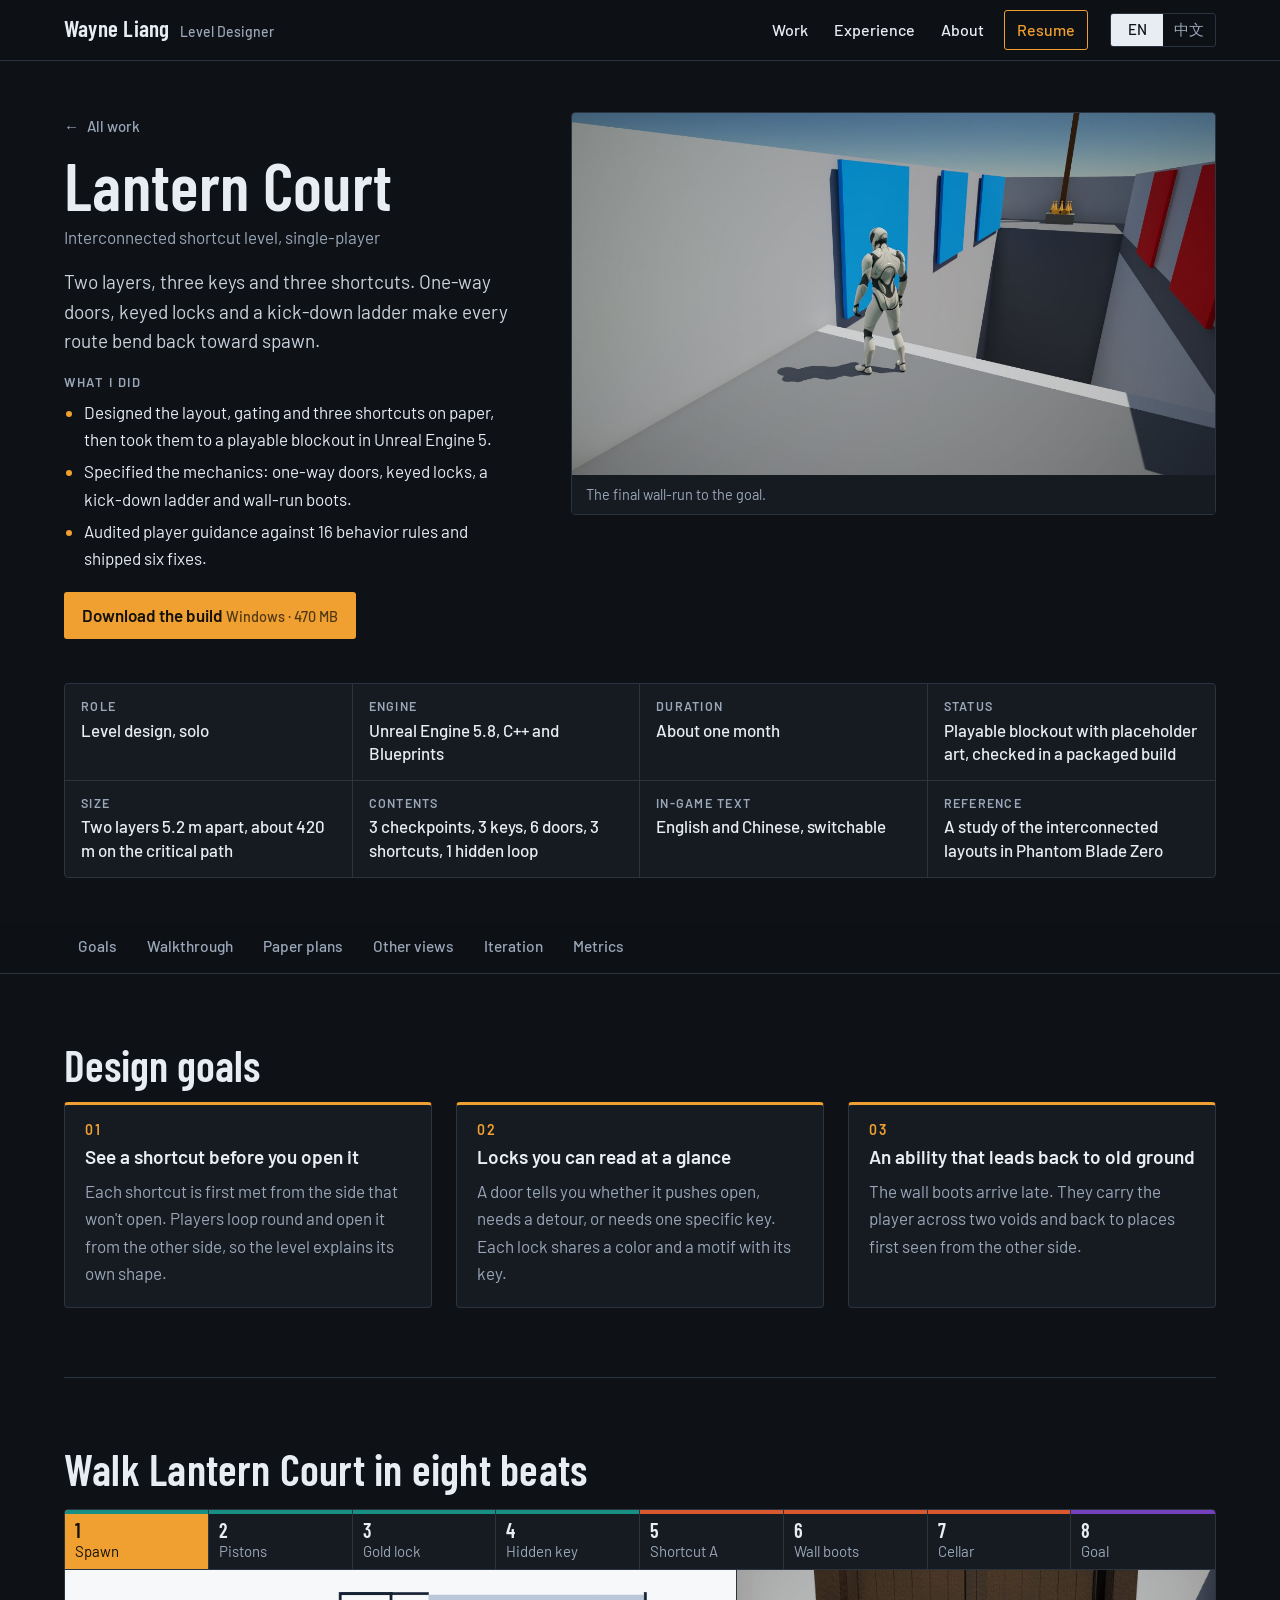
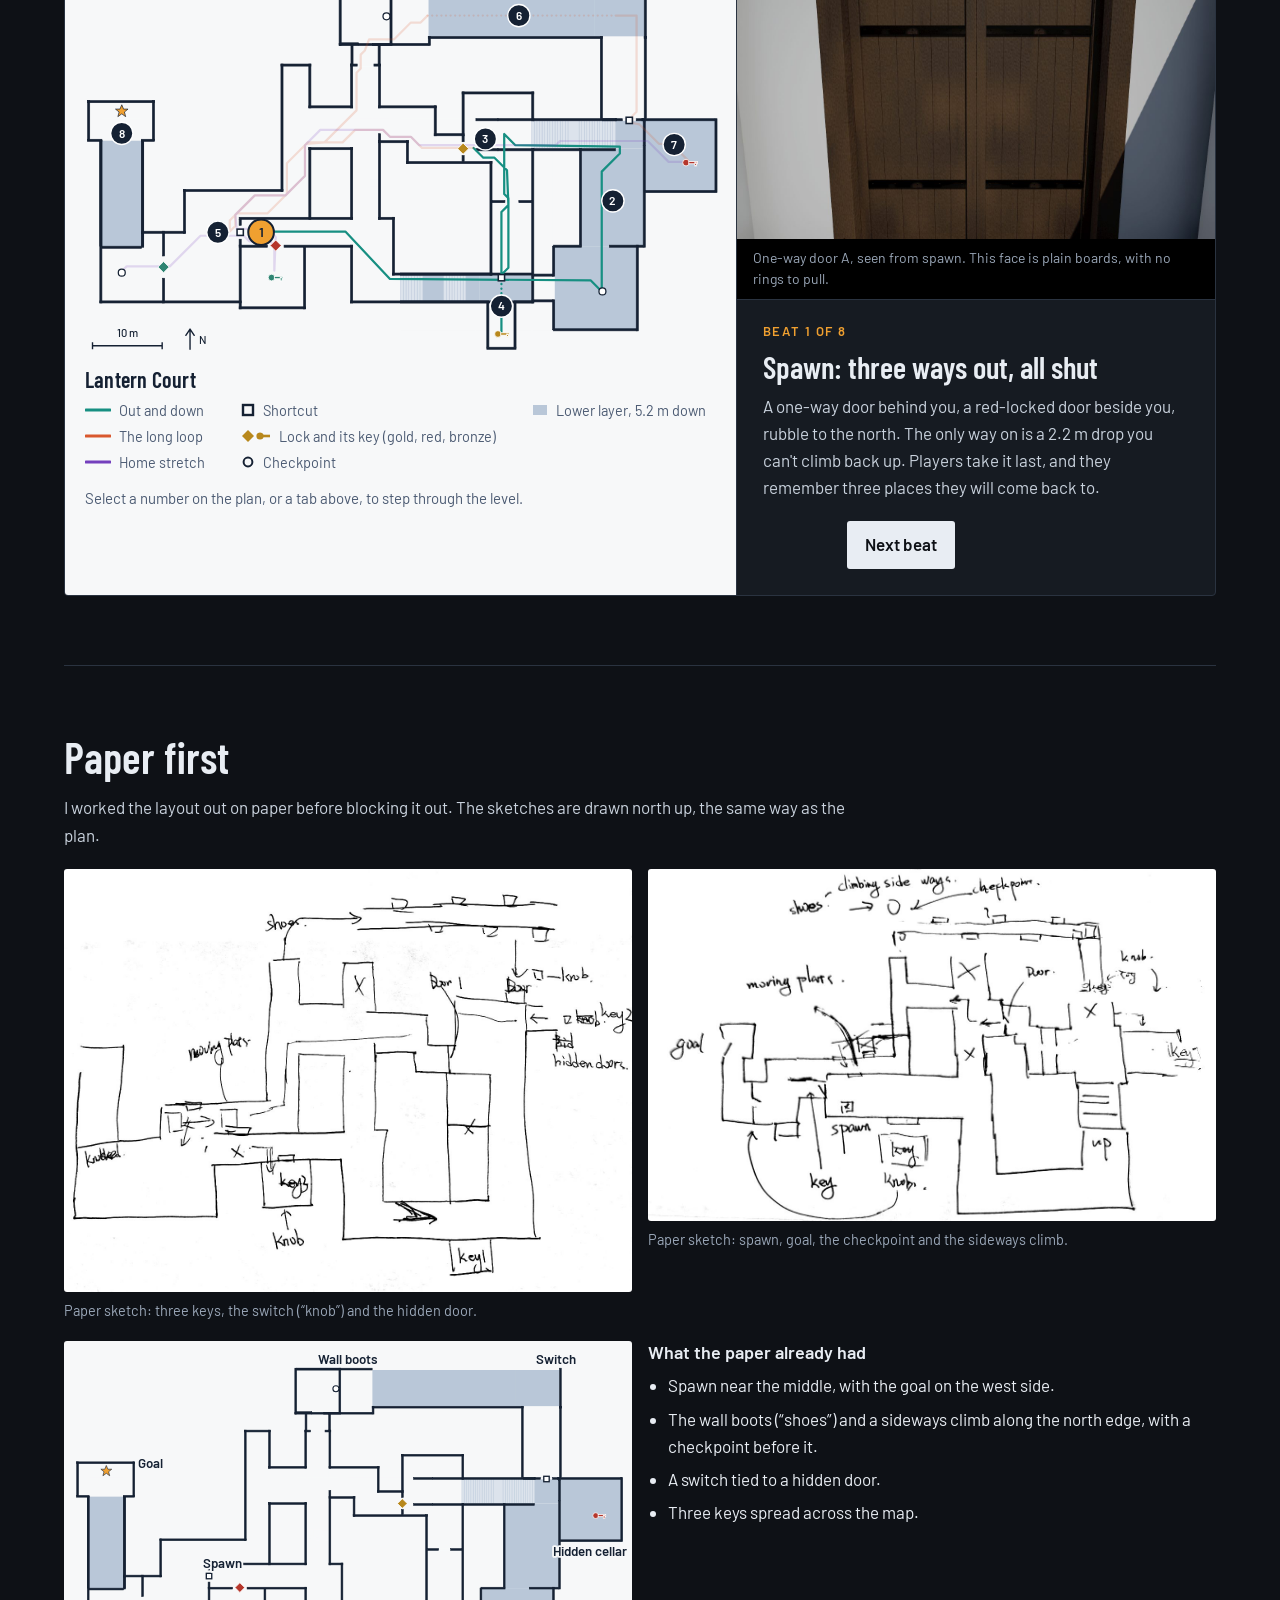
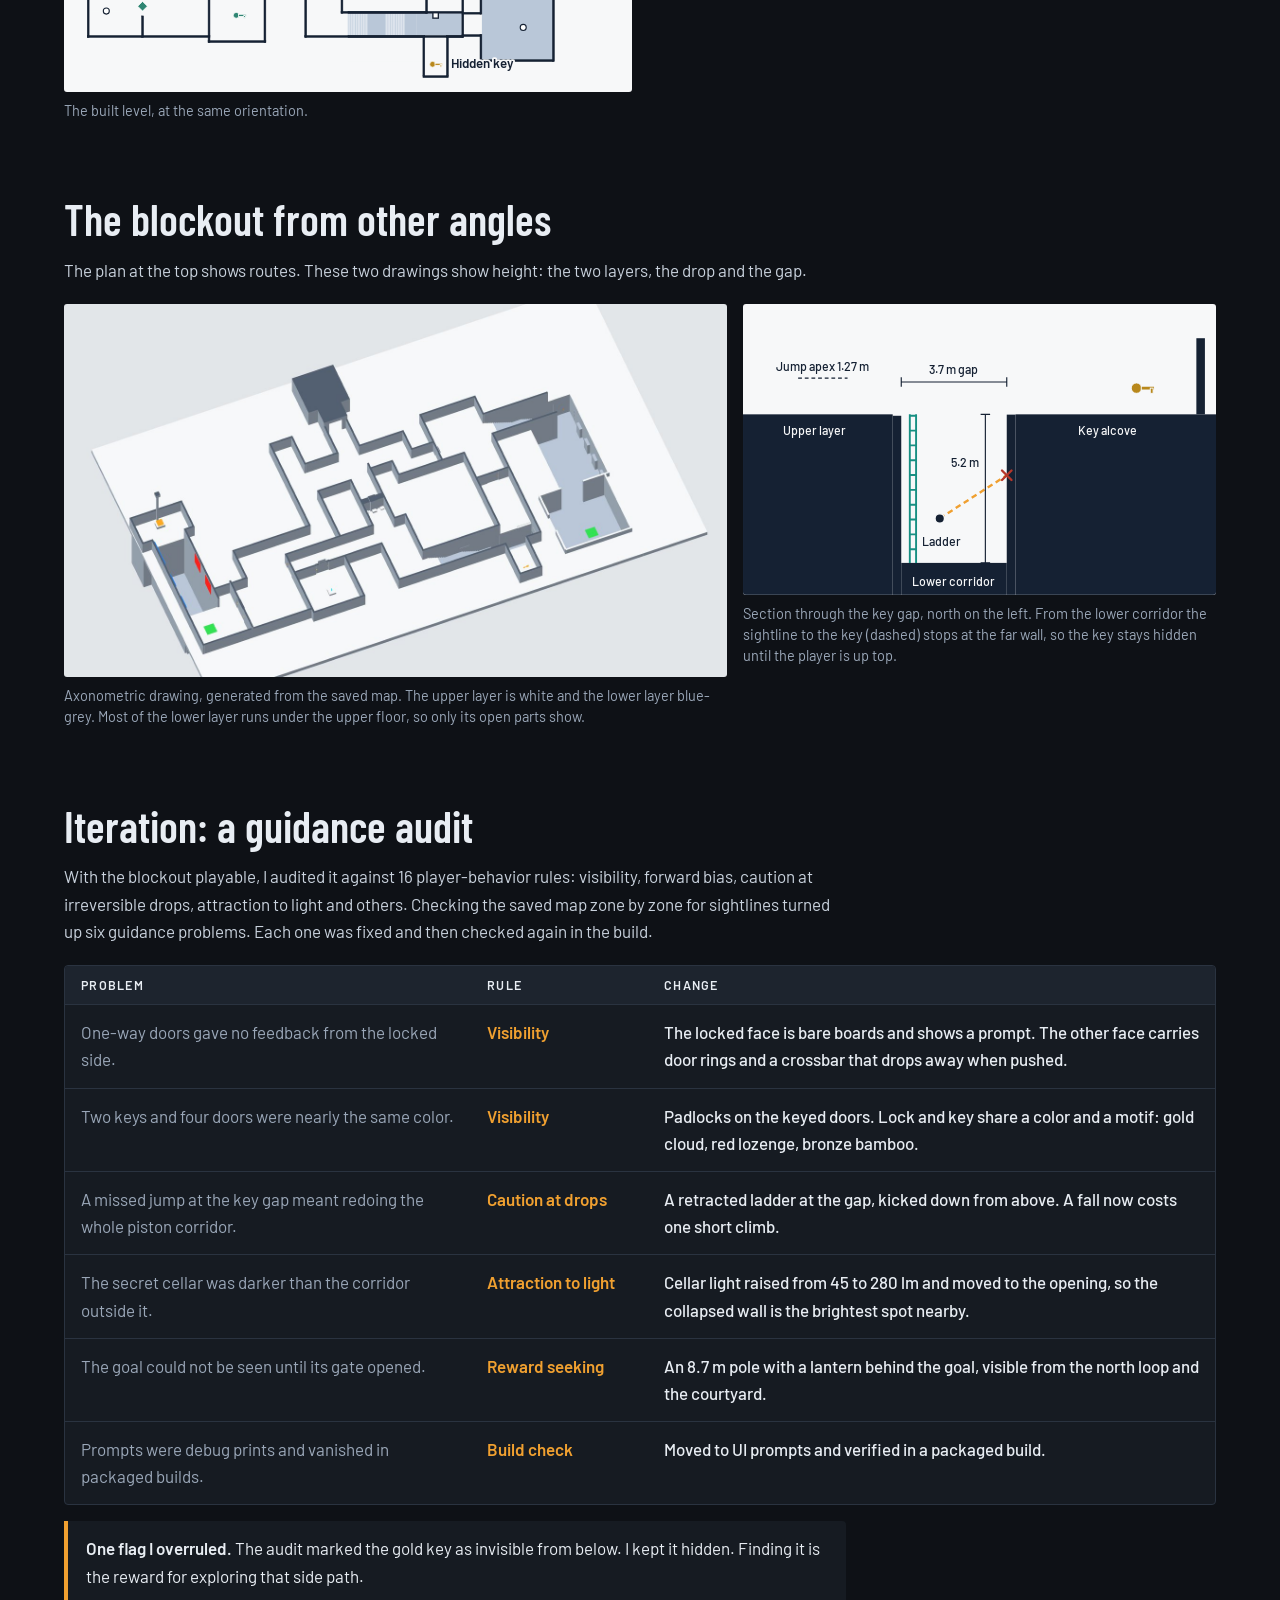
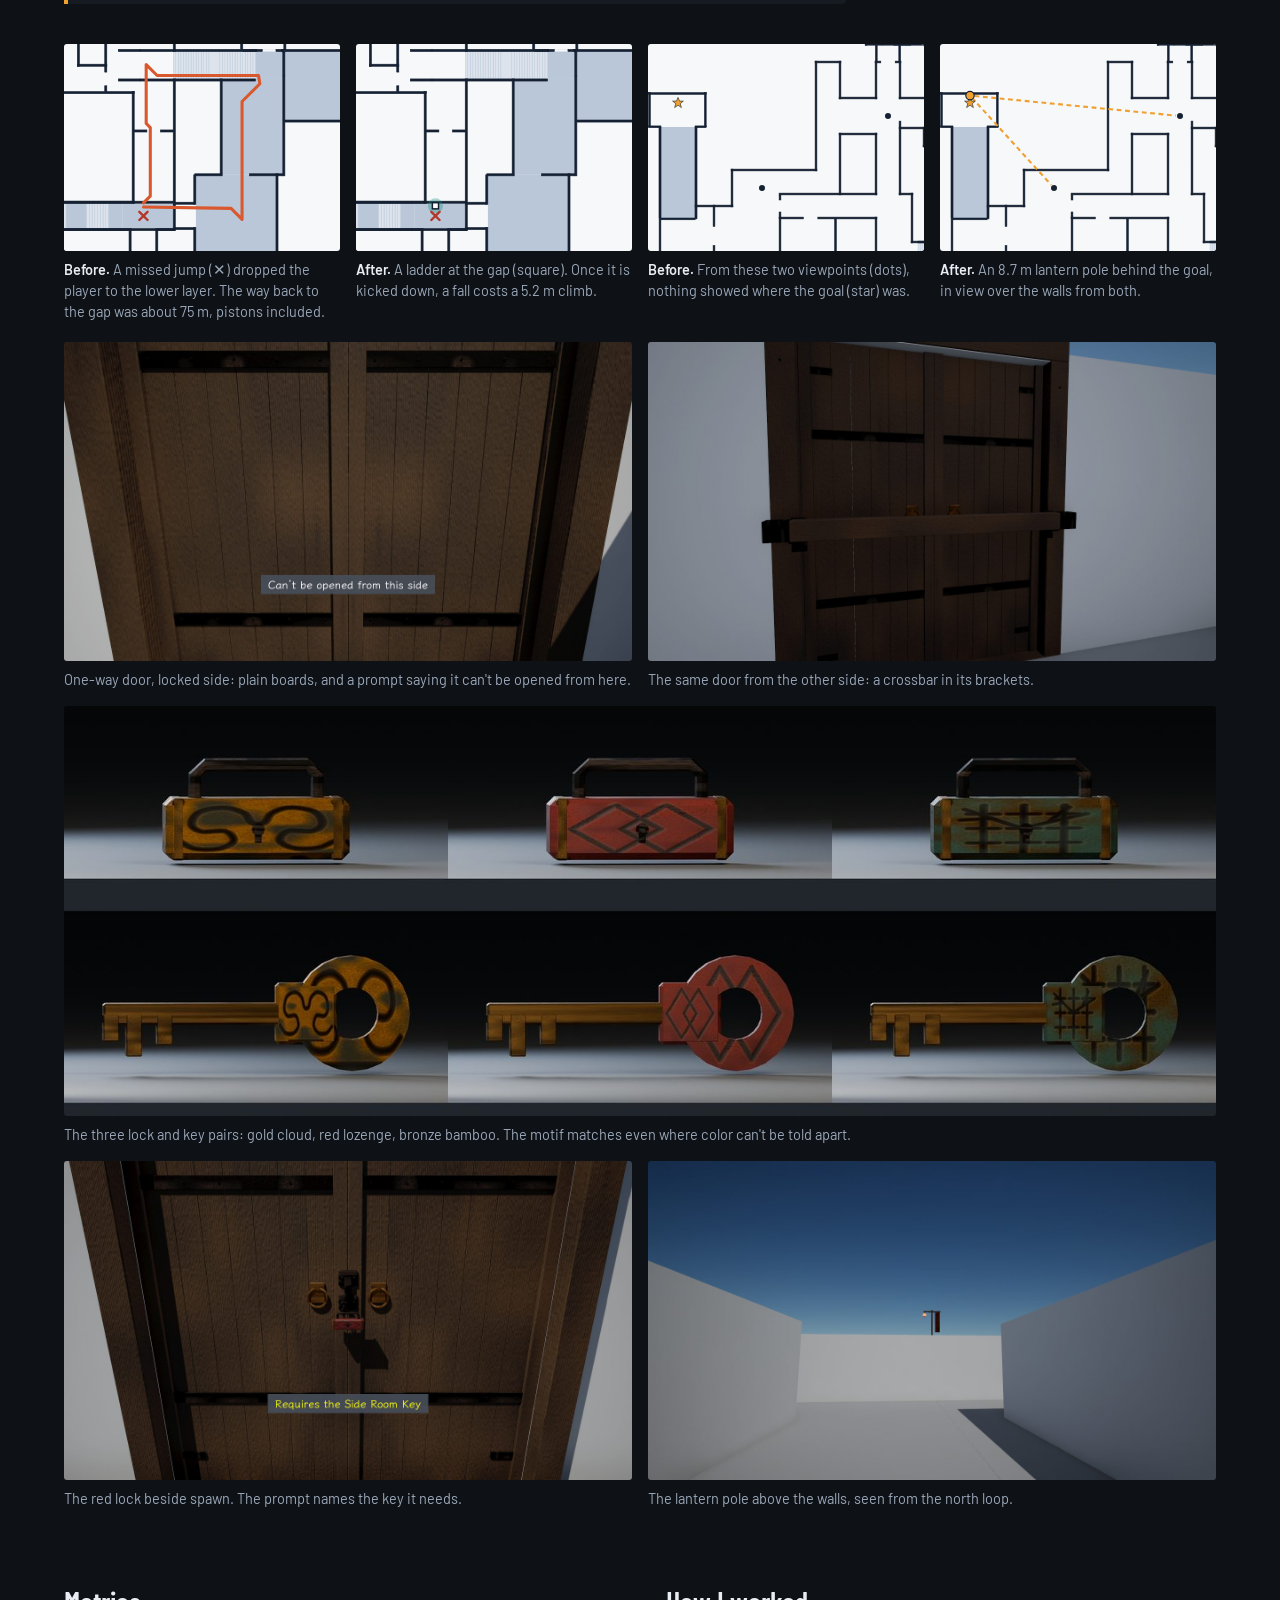
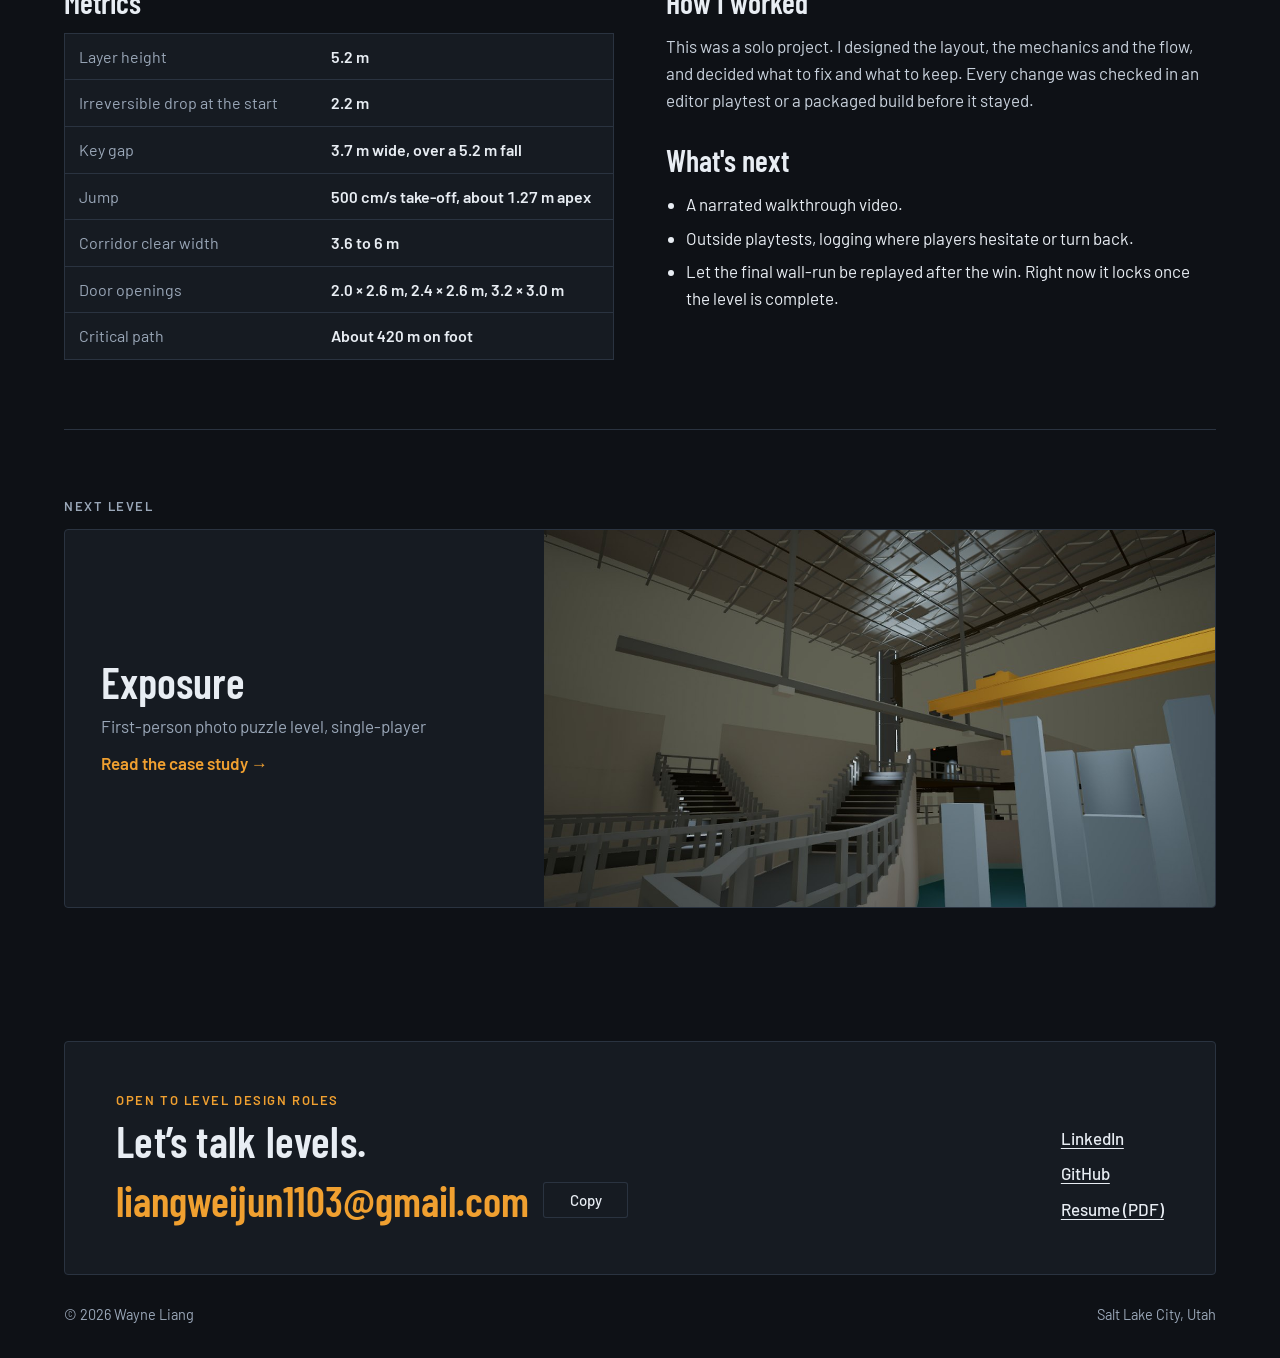
<file: lantern-court.html>
<!DOCTYPE html>
<html lang="en" data-lang="en">
<head>
<meta charset="utf-8">
<meta name="viewport" content="width=device-width,initial-scale=1">
<title data-zh="《灯笼院》| Wayne Liang，关卡设计师">Lantern Court | Wayne Liang, Level Designer</title>
<meta name="description" content="Lantern Court: interconnected shortcut level, single-player in Unreal Engine 5. Interactive walkthrough, paper plans, iteration and metrics.">
<meta property="og:type" content="website">
<meta property="og:title" content="Lantern Court | Wayne Liang, Level Designer">
<meta property="og:description" content="Lantern Court: interconnected shortcut level, single-player in Unreal Engine 5. Interactive walkthrough, paper plans, iteration and metrics.">
<meta property="og:url" content="https://wayne1-l.github.io/portfolio/lantern-court.html">
<meta property="og:image" content="https://wayne1-l.github.io/portfolio/img/b8.jpg">
<meta name="twitter:card" content="summary_large_image">
<meta name="theme-color" content="#0E1116">
<link rel="icon" href="data:image/svg+xml,%3Csvg xmlns='http://www.w3.org/2000/svg' viewBox='0 0 32 32'%3E%3Crect width='32' height='32' rx='4' fill='%230E1116'/%3E%3Ccircle cx='16' cy='16' r='7' fill='%23F0A030'/%3E%3C/svg%3E">
<link rel="preload" href="fonts/barlow-condensed-latin-600-normal.woff2" as="font" type="font/woff2" crossorigin>
<link rel="preload" href="fonts/barlow-latin-400-normal.woff2" as="font" type="font/woff2" crossorigin>
<script>/* pick the language before the first paint: #zh, then the last choice, then the browser's language */
(function(){var r=document.documentElement,s=null;try{s=localStorage.getItem('lang')}catch(e){}
if(location.hash==='#zh'||s==='zh'||(s===null&&/^zh/i.test(navigator.language||''))){r.setAttribute('data-lang','zh');r.lang='zh-CN'}})();</script>
<link rel="stylesheet" href="assets/site.css">
</head>
<body>
<div class="bar-outer"><div class="wrap">
<header class="bar">
  <a class="name" href="index.html"><b>Wayne Liang</b><span><span data-l="en">Level Designer</span><span data-l="zh" lang="zh-CN">关卡设计师</span></span></a>
  <nav aria-label="Site">
    <a href="index.html#work"><span data-l="en">Work</span><span data-l="zh" lang="zh-CN">作品</span></a>
    <a href="index.html#experience"><span data-l="en">Experience</span><span data-l="zh" lang="zh-CN">经历</span></a>
    <a href="index.html#about"><span data-l="en">About</span><span data-l="zh" lang="zh-CN">关于</span></a>
    <a class="resume" href="Wayne_Liang_Resume.pdf" target="_blank" rel="noopener"><span data-l="en">Resume</span><span data-l="zh" lang="zh-CN">简历</span></a>
  </nav>
  <div class="lang" role="group" aria-label="Language">
    <button type="button" id="lang-en" data-setlang="en" aria-pressed="true">EN</button>
    <button type="button" id="lang-zh" data-setlang="zh" aria-pressed="false" lang="zh-CN">中文</button>
  </div>
</header>
</div></div>
<div class="wrap">
<section class="p-hero" aria-labelledby="p-h">
  <div>
    <a class="crumb" href="index.html#work">← <span data-l="en">All work</span><span data-l="zh" lang="zh-CN">全部作品</span></a>
    <h1 id="p-h"><span data-l="en">Lantern Court</span><span data-l="zh" lang="zh-CN">灯笼院</span></h1>
    <p class="kind"><span data-l="en">Interconnected shortcut level, single-player</span><span data-l="zh" lang="zh-CN">单人箱庭关卡，以捷径回环为核心</span></p>
    <p class="intent" data-l="en">Two layers, three keys and three shortcuts. One-way doors, keyed locks and a kick-down ladder make every route bend back toward spawn.</p>
    <p class="intent" data-l="zh" lang="zh-CN">上下两层、三把钥匙、三条捷径。单向门、带锁的门和一架可以踹下的梯子，让每条路线最后都绕回出生点。</p>
    <p class="label did-h"><span data-l="en">What I did</span><span data-l="zh" lang="zh-CN">我负责的部分</span></p>
        <ul class="did" data-l="en">
          <li>Designed the layout, gating and three shortcuts on paper, then took them to a playable blockout in Unreal Engine 5.</li>
          <li>Specified the mechanics: one-way doors, keyed locks, a kick-down ladder and wall-run boots.</li>
          <li>Audited player guidance against 16 behavior rules and shipped six fixes.</li>
        </ul>
        <ul class="did" data-l="zh" lang="zh-CN">
          <li>在纸上设计布局、门锁关系和三条捷径，再在 Unreal Engine 5 里做成可玩的灰盒。</li>
          <li>定下机关规则：单向门、带锁的门、可踹下的梯子、行壁靴。</li>
          <li>按 16 条玩家行为规律审查引导，改掉 6 处问题。</li>
        </ul>
        <p class="cta" id="cta" hidden>
          <a class="btn" id="play-link" hidden><span data-l="en">Download the build <small>Windows · 470 MB</small></span><span data-l="zh" lang="zh-CN">下载试玩包 <small>Windows · 470 MB</small></span></a>
          <a class="btn alt" id="video-link" hidden><span data-l="en">Watch the full run</span><span data-l="zh" lang="zh-CN">看完整通关视频</span></a>
        </p>
  </div>
  <figure class="p-media"><img style="view-transition-name:shot-lantern" src="img/b8.jpg" width="1280" height="720" alt="Gameplay from Lantern Court: the player crosses a pit along blue and red wall-run panels toward the goal." data-clip="media/hero.mp4">
    <figcaption><span data-l="en">The final wall-run to the goal.</span><span data-l="zh" lang="zh-CN">通向终点的最后一段附墙路线。</span></figcaption></figure>
</section>
  <dl class="facts">
    <div><dt><span data-l="en">Role</span><span data-l="zh" lang="zh-CN">角色</span></dt><dd><span data-l="en">Level design, solo</span><span data-l="zh" lang="zh-CN">关卡设计，独立完成</span></dd></div>
    <div><dt><span data-l="en">Engine</span><span data-l="zh" lang="zh-CN">引擎</span></dt><dd><span data-l="en">Unreal Engine 5.8, C++ and Blueprints</span><span data-l="zh" lang="zh-CN">Unreal Engine 5.8，C++ 与蓝图</span></dd></div>
    <div><dt><span data-l="en">Duration</span><span data-l="zh" lang="zh-CN">周期</span></dt><dd><span data-l="en">About one month</span><span data-l="zh" lang="zh-CN">约一个月</span></dd></div>
    <div><dt><span data-l="en">Status</span><span data-l="zh" lang="zh-CN">状态</span></dt><dd><span data-l="en">Playable blockout with placeholder art, checked in a packaged build</span><span data-l="zh" lang="zh-CN">可玩的灰盒版本，美术为占位，已在打包版本中验证</span></dd></div>
    <div><dt><span data-l="en">Size</span><span data-l="zh" lang="zh-CN">规模</span></dt><dd><span data-l="en">Two layers 5.2 m apart, about 420 m on the critical path</span><span data-l="zh" lang="zh-CN">上下两层，高差 5.2 米；主线步行约 420 米</span></dd></div>
    <div><dt><span data-l="en">Contents</span><span data-l="zh" lang="zh-CN">内容</span></dt><dd><span data-l="en">3 checkpoints, 3 keys, 6 doors, 3 shortcuts, 1 hidden loop</span><span data-l="zh" lang="zh-CN">3 个检查点、3 把钥匙、6 扇门、3 条捷径、1 条隐藏回环</span></dd></div>
    <div><dt><span data-l="en">In-game text</span><span data-l="zh" lang="zh-CN">游戏内文字</span></dt><dd><span data-l="en">English and Chinese, switchable</span><span data-l="zh" lang="zh-CN">中英双语，可切换</span></dd></div>
    <div><dt><span data-l="en">Reference</span><span data-l="zh" lang="zh-CN">参考</span></dt><dd><span data-l="en">A study of the interconnected layouts in Phantom Blade Zero</span><span data-l="zh" lang="zh-CN">对《影之刃零》箱庭结构的拆解练习</span></dd></div>
  </dl>
</div>
<div class="toc-outer"><div class="wrap"><nav class="toc" aria-label="Sections">
    <a href="#goals" data-go="goals"><span data-l="en">Goals</span><span data-l="zh" lang="zh-CN">设计目标</span></a>
    <a href="#photo01" data-go="photo01"><span data-l="en">Walkthrough</span><span data-l="zh" lang="zh-CN">八步走查</span></a>
    <a href="#paper" data-go="paper"><span data-l="en">Paper plans</span><span data-l="zh" lang="zh-CN">手绘纸图</span></a>
    <a href="#views" data-go="views"><span data-l="en">Other views</span><span data-l="zh" lang="zh-CN">其他视角</span></a>
    <a href="#audit" data-go="audit"><span data-l="en">Iteration</span><span data-l="zh" lang="zh-CN">迭代</span></a>
    <a href="#metrics" data-go="metrics"><span data-l="en">Metrics</span><span data-l="zh" lang="zh-CN">尺度</span></a>
</nav></div></div>
<div class="wrap"><main>
<section class="block sub-wrap" style="border-top:0">
  <div class="sub" id="goals">
    <h3><span data-l="en">Design goals</span><span data-l="zh" lang="zh-CN">设计目标</span></h3>
    <ol class="goals">
      <li><h4><span data-l="en">See a shortcut before you open it</span><span data-l="zh" lang="zh-CN">捷径先见后开</span></h4>
        <p data-l="en">Each shortcut is first met from the side that won't open. Players loop round and open it from the other side, so the level explains its own shape.</p>
        <p data-l="zh" lang="zh-CN">每条捷径，玩家都先从打不开的一侧见到它，绕一圈后再从另一侧打开。关卡的结构由玩家自己走明白。</p></li>
      <li><h4><span data-l="en">Locks you can read at a glance</span><span data-l="zh" lang="zh-CN">门锁一眼能读懂</span></h4>
        <p data-l="en">A door tells you whether it pushes open, needs a detour, or needs one specific key. Each lock shares a color and a motif with its key.</p>
        <p data-l="zh" lang="zh-CN">看到一扇门，就知道它是能推开、要绕路，还是要找某一把钥匙。每把锁和它的钥匙用同一种颜色和纹样。</p></li>
      <li><h4><span data-l="en">An ability that leads back to old ground</span><span data-l="zh" lang="zh-CN">新能力带玩家回到旧地方</span></h4>
        <p data-l="en">The wall boots arrive late. They carry the player across two voids and back to places first seen from the other side.</p>
        <p data-l="zh" lang="zh-CN">行壁靴出现得比较晚。它带玩家越过两处虚空，回到之前只从另一侧见过的地方。</p></li>
    </ol>
  </div>
</section>
<section class="walk" id="photo01" aria-labelledby="walk-h">
  <div class="walk-head">
    <h2 id="walk-h"><span data-l="en">Walk Lantern Court in eight beats</span><span data-l="zh" lang="zh-CN">分八步走完《灯笼院》</span></h2>
  </div>
  <div class="viewer" data-clips="beat">
  <div class="tabs" role="tablist" aria-label="Beats" id="tabs">
    <button type="button" role="tab" class="p1" data-beat="1" aria-selected="true"><b>1</b><span data-l="en">Spawn</span><span data-l="zh" lang="zh-CN">出生点</span></button>
    <button type="button" role="tab" class="p1" data-beat="2" aria-selected="false" tabindex="-1"><b>2</b><span data-l="en">Pistons</span><span data-l="zh" lang="zh-CN">活塞走廊</span></button>
    <button type="button" role="tab" class="p1" data-beat="3" aria-selected="false" tabindex="-1"><b>3</b><span data-l="en">Gold lock</span><span data-l="zh" lang="zh-CN">金锁门</span></button>
    <button type="button" role="tab" class="p1" data-beat="4" aria-selected="false" tabindex="-1"><b>4</b><span data-l="en">Hidden key</span><span data-l="zh" lang="zh-CN">藏起的钥匙</span></button>
    <button type="button" role="tab" class="p2" data-beat="5" aria-selected="false" tabindex="-1"><b>5</b><span data-l="en">Shortcut A</span><span data-l="zh" lang="zh-CN">捷径 A</span></button>
    <button type="button" role="tab" class="p2" data-beat="6" aria-selected="false" tabindex="-1"><b>6</b><span data-l="en">Wall boots</span><span data-l="zh" lang="zh-CN">行壁靴</span></button>
    <button type="button" role="tab" class="p2" data-beat="7" aria-selected="false" tabindex="-1"><b>7</b><span data-l="en">Cellar</span><span data-l="zh" lang="zh-CN">暗室</span></button>
    <button type="button" role="tab" class="p3" data-beat="8" aria-selected="false" tabindex="-1"><b>8</b><span data-l="en">Goal</span><span data-l="zh" lang="zh-CN">终点</span></button>
  </div>
  <div class="sheet">
    <svg id="plan" class="plan" viewBox="0 0 940 550" role="img" aria-labelledby="plan-t"><title id="plan-t">Top-down plan of Lantern Court, north up, with the route in three phases and eight numbered beats</title><g class="floors"><rect class="l" x="510.0" y="24.0" width="238.0" height="60.0"/><rect class="l" x="41.5" y="233.0" width="57.0" height="152.0"/><rect class="l" x="748.0" y="24.0" width="72.0" height="60.0"/><rect class="l" x="760.0" y="83.8" width="60.0" height="121.2"/><rect class="l" x="385.0" y="24.0" width="125.0" height="70.0"/><rect class="l" x="730.0" y="245.0" width="88.5" height="140.0"/><rect class="l" x="778.5" y="205.0" width="40.0" height="40.0"/><rect class="l" x="730.0" y="245.0" width="48.5" height="3.1"/><rect class="l" x="821.5" y="205.0" width="100.0" height="100.0"/><rect class="l" x="788.5" y="200.5" width="20.0" height="7.0"/><rect class="l" x="817.0" y="206.5" width="6.0" height="34.0"/><rect class="l" x="584.0" y="426.5" width="76.0" height="37.0"/><rect class="l" x="658.5" y="428.0" width="31.5" height="34.0"/><rect class="l" x="690.0" y="385.0" width="120.0" height="120.0"/><rect class="s" x="774.8" y="205.0" width="3.7" height="40.0"/><rect class="s" x="771.1" y="205.0" width="3.7" height="40.0"/><rect class="s" x="767.4" y="205.0" width="3.7" height="40.0"/><rect class="s" x="763.6" y="205.0" width="3.7" height="40.0"/><rect class="s" x="759.9" y="205.0" width="3.7" height="40.0"/><rect class="s" x="756.2" y="205.0" width="3.7" height="40.0"/><rect class="s" x="752.5" y="205.0" width="3.7" height="40.0"/><rect class="s" x="748.8" y="205.0" width="3.7" height="40.0"/><rect class="s" x="745.1" y="205.0" width="3.7" height="40.0"/><rect class="s" x="741.4" y="205.0" width="3.7" height="40.0"/><rect class="s" x="737.6" y="205.0" width="3.7" height="40.0"/><rect class="s" x="560.0" y="426.5" width="4.0" height="37.0"/><rect class="l" x="564.0" y="426.5" width="20.0" height="37.0"/><rect class="s" x="733.9" y="205.0" width="3.7" height="40.0"/><rect class="s" x="556.0" y="426.5" width="4.0" height="37.0"/><rect class="s" x="730.2" y="205.0" width="3.7" height="40.0"/><rect class="s" x="552.0" y="426.5" width="4.0" height="37.0"/><rect class="s" x="726.5" y="205.0" width="3.7" height="40.0"/><rect class="s" x="710.5" y="205.0" width="16.0" height="40.0"/><rect class="s" x="548.0" y="426.5" width="4.0" height="37.0"/><rect class="s" x="706.8" y="205.0" width="3.7" height="40.0"/><rect class="s" x="544.0" y="426.5" width="4.0" height="37.0"/><rect class="s" x="703.1" y="205.0" width="3.7" height="40.0"/><rect class="s" x="540.0" y="426.5" width="4.0" height="37.0"/><rect class="s" x="699.4" y="205.0" width="3.7" height="40.0"/><rect class="s" x="536.0" y="426.5" width="4.0" height="37.0"/><rect class="s" x="695.6" y="205.0" width="3.7" height="40.0"/><rect class="l" x="818.5" y="202.0" width="106.0" height="106.0"/><rect class="s" x="532.0" y="426.5" width="4.0" height="37.0"/><rect class="s" x="691.9" y="205.0" width="3.7" height="40.0"/><rect class="l" x="502.0" y="426.5" width="30.0" height="37.0"/><rect class="s" x="498.0" y="426.5" width="4.0" height="37.0"/><rect class="s" x="688.2" y="205.0" width="3.7" height="40.0"/><rect class="l" x="788.5" y="202.0" width="20.0" height="3.0"/><rect class="s" x="494.0" y="426.5" width="4.0" height="37.0"/><rect class="s" x="684.5" y="205.0" width="3.7" height="40.0"/><rect class="s" x="490.0" y="426.5" width="4.0" height="37.0"/><rect class="s" x="680.8" y="205.0" width="3.7" height="40.0"/><rect class="u" x="757.0" y="83.8" width="66.0" height="118.1"/><rect class="u" x="455.0" y="23.8" width="55.2" height="70.2"/><rect class="s" x="486.0" y="426.5" width="4.0" height="37.0"/><rect class="s" x="677.1" y="205.0" width="3.7" height="40.0"/><rect class="s" x="482.0" y="426.5" width="4.0" height="37.0"/><rect class="s" x="673.4" y="205.0" width="3.7" height="40.0"/><rect class="s" x="478.0" y="426.5" width="4.0" height="37.0"/><rect class="s" x="669.6" y="205.0" width="3.7" height="40.0"/><rect class="s" x="474.0" y="426.5" width="4.0" height="37.0"/><rect class="s" x="665.9" y="205.0" width="3.7" height="40.0"/><rect class="s" x="470.0" y="426.5" width="4.0" height="37.0"/><rect class="s" x="662.2" y="205.0" width="3.7" height="40.0"/><rect class="u" x="597.0" y="423.4" width="36.0" height="3.1"/><rect class="u" x="578.4" y="205.0" width="80.1" height="40.0"/><rect class="s" x="658.5" y="205.0" width="3.7" height="40.0"/><rect class="u" x="410.0" y="105.0" width="20.0" height="96.9"/><rect class="u" x="430.0" y="94.0" width="8.0" height="107.9"/><rect class="u" x="402.0" y="94.0" width="8.0" height="107.9"/><rect class="u" x="410.0" y="94.0" width="20.0" height="11.0"/><rect class="u" x="760.0" y="201.8" width="60.0" height="3.2"/><rect class="u" x="24.0" y="179.0" width="90.0" height="54.0"/><rect class="u" x="597.0" y="463.5" width="36.0" height="3.1"/><rect class="u" x="658.4" y="424.9" width="33.2" height="40.2"/><rect class="u" x="578.4" y="466.6" width="80.0" height="40.0"/><rect class="u" x="578.4" y="383.4" width="80.0" height="40.0"/><rect class="u" x="578.4" y="248.1" width="80.0" height="135.3"/><rect class="u" x="470.0" y="466.6" width="108.4" height="40.0"/><rect class="u" x="470.0" y="383.4" width="108.4" height="40.0"/><rect class="u" x="470.0" y="248.1" width="108.4" height="135.3"/><rect class="u" x="470.0" y="201.9" width="108.4" height="46.2"/><rect class="u" x="811.6" y="386.5" width="9.9" height="36.9"/><rect class="u" x="438.0" y="94.0" width="17.0" height="107.9"/><rect class="u" x="385.0" y="94.0" width="17.0" height="107.9"/><rect class="u" x="41.5" y="385.0" width="57.0" height="38.4"/><rect class="u" x="41.5" y="201.9" width="57.0" height="31.1"/><rect class="u" x="687.6" y="248.1" width="39.4" height="135.3"/><rect class="u" x="688.4" y="248.1" width="3.2" height="135.3"/><rect class="u" x="660.0" y="466.6" width="28.4" height="40.0"/><rect class="u" x="660.0" y="465.1" width="28.4" height="1.5"/><rect class="u" x="660.0" y="423.4" width="28.4" height="1.5"/><rect class="u" x="660.0" y="383.4" width="28.4" height="40.0"/><rect class="u" x="660.0" y="248.1" width="28.4" height="135.3"/><rect class="u" x="658.4" y="466.6" width="1.6" height="40.0"/><rect class="u" x="658.4" y="383.4" width="1.6" height="40.0"/><rect class="u" x="658.4" y="248.1" width="1.6" height="135.3"/><rect class="u" x="241.5" y="386.5" width="89.5" height="85.5"/><rect class="u" x="404.0" y="298.5" width="6.0" height="5.0"/><rect class="u" x="431.0" y="299.5" width="6.5" height="6.0"/><rect class="u" x="284.0" y="424.0" width="12.0" height="12.0"/><rect class="u" x="416.0" y="301.0" width="7.5" height="5.0"/><rect class="u" x="62.5" y="187.0" width="15.0" height="12.0"/><rect class="u" x="401.0" y="288.5" width="12.5" height="10.0"/><rect class="u" x="620.0" y="319.5" width="20.0" height="3.0"/><rect class="u" x="558.5" y="235.0" width="3.0" height="20.0"/><rect class="u" x="238.5" y="355.0" width="3.0" height="20.0"/><rect class="u" x="279.0" y="383.5" width="24.0" height="3.0"/><rect class="u" x="426.0" y="289.0" width="13.0" height="10.5"/><rect class="u" x="413.5" y="288.5" width="12.5" height="12.5"/><rect class="u" x="128.5" y="399.0" width="3.0" height="32.0"/><rect class="u" x="408.0" y="123.5" width="24.0" height="3.0"/><rect class="u" x="398.5" y="93.8" width="43.0" height="32.7"/><rect class="u" x="382.0" y="21.0" width="76.0" height="76.0"/></g><g class="walls"><rect class="w" x="921.5" y="202.0" width="3.0" height="106.0"/><rect class="w" x="821.5" y="305.0" width="100.0" height="3.0"/><rect class="w" x="821.5" y="202.0" width="100.0" height="3.0"/><rect class="w" x="661.5" y="462.0" width="28.5" height="3.0"/><rect class="w" x="661.5" y="425.0" width="28.5" height="3.0"/><rect class="w" x="410.0" y="94.0" width="20.0" height="3.0"/><rect class="w" x="820.0" y="84.0" width="3.0" height="3.0"/><rect class="w" x="510.0" y="84.0" width="250.0" height="3.0"/><rect class="w" x="820.0" y="21.0" width="3.0" height="66.0"/><rect class="w" x="820.0" y="84.0" width="3.0" height="117.9"/><rect class="w" x="757.0" y="84.0" width="3.0" height="117.9"/><rect class="w" x="385.0" y="21.0" width="125.0" height="3.0"/><rect class="w" x="510.0" y="84.0" width="3.0" height="13.0"/><rect class="w" x="808.5" y="202.0" width="11.5" height="3.0"/><rect class="w" x="760.0" y="202.0" width="28.5" height="3.0"/><rect class="w" x="98.5" y="233.0" width="3.0" height="152.0"/><rect class="w" x="38.5" y="233.0" width="3.0" height="152.0"/><rect class="w" x="470.0" y="463.5" width="190.0" height="3.0"/><rect class="w" x="470.0" y="423.5" width="130.0" height="3.0"/><rect class="w" x="600.0" y="423.5" width="60.0" height="3.0"/><rect class="w" x="818.5" y="240.5" width="3.0" height="146.0"/><rect class="w" x="727.0" y="245.0" width="3.0" height="138.5"/><rect class="w" x="816.5" y="201.9" width="2.0" height="3.1"/><rect class="w" x="578.4" y="245.0" width="31.6" height="3.1"/><rect class="w" x="578.4" y="201.9" width="31.6" height="3.1"/><rect class="w" x="610.0" y="245.0" width="51.5" height="3.1"/><rect class="w" x="610.0" y="201.9" width="51.5" height="3.1"/><rect class="w" x="430.0" y="94.0" width="80.0" height="3.0"/><rect class="w" x="385.0" y="93.0" width="25.0" height="3.0"/><rect class="w" x="778.5" y="201.9" width="2.0" height="3.1"/><rect class="w" x="818.5" y="201.9" width="3.0" height="4.6"/><rect class="w" x="818.5" y="206.5" width="3.0" height="34.0"/><rect class="w" x="41.5" y="385.0" width="57.0" height="3.0"/><rect class="w" x="770.0" y="383.5" width="48.5" height="3.0"/><rect class="w" x="690.0" y="383.5" width="40.0" height="3.0"/><rect class="w" x="808.5" y="383.5" width="3.0" height="123.0"/><rect class="w" x="690.0" y="503.5" width="120.0" height="3.0"/><rect class="w" x="688.5" y="462.0" width="3.0" height="43.0"/><rect class="w" x="688.5" y="385.0" width="3.0" height="43.0"/><rect class="w" x="38.5" y="233.0" width="3.0" height="233.5"/><rect class="w" x="38.5" y="463.5" width="203.0" height="3.0"/><rect class="w" x="518.5" y="183.5" width="3.0" height="43.0"/><rect class="w" x="438.5" y="183.5" width="83.0" height="3.0"/><rect class="w" x="98.5" y="233.0" width="3.0" height="133.5"/><rect class="w" x="98.5" y="363.5" width="63.0" height="3.0"/><rect class="w" x="633.0" y="466.5" width="3.0" height="63.5"/><rect class="w" x="594.0" y="466.5" width="3.0" height="63.5"/><rect class="w" x="594.0" y="530.0" width="42.0" height="3.0"/><rect class="w" x="158.5" y="303.5" width="3.0" height="63.0"/><rect class="w" x="658.5" y="163.5" width="3.0" height="41.5"/><rect class="w" x="640.0" y="319.5" width="18.5" height="3.0"/><rect class="w" x="601.5" y="319.5" width="18.5" height="3.0"/><rect class="w" x="558.5" y="255.0" width="3.0" height="8.5"/><rect class="w" x="158.5" y="303.5" width="143.0" height="3.0"/><rect class="w" x="558.5" y="226.5" width="3.0" height="8.5"/><rect class="w" x="298.5" y="123.5" width="3.0" height="183.0"/><rect class="w" x="298.5" y="123.5" width="43.0" height="3.0"/><rect class="w" x="338.5" y="123.5" width="3.0" height="63.0"/><rect class="w" x="661.5" y="245.0" width="117.0" height="3.1"/><rect class="w" x="661.5" y="201.9" width="117.0" height="3.1"/><rect class="w" x="238.5" y="383.5" width="3.0" height="91.5"/><rect class="w" x="338.5" y="183.5" width="63.0" height="3.0"/><rect class="w" x="238.5" y="375.0" width="3.0" height="8.5"/><rect class="w" x="238.5" y="346.5" width="3.0" height="8.5"/><rect class="w" x="398.5" y="123.5" width="3.0" height="63.0"/><rect class="w" x="438.5" y="123.5" width="3.0" height="63.0"/><rect class="w" x="238.5" y="343.5" width="163.0" height="3.0"/><rect class="w" x="331.0" y="386.5" width="3.0" height="88.5"/><rect class="w" x="398.5" y="243.5" width="3.0" height="103.0"/><rect class="w" x="238.5" y="472.0" width="95.5" height="3.0"/><rect class="w" x="238.5" y="383.5" width="40.5" height="3.0"/><rect class="w" x="338.5" y="243.5" width="63.0" height="3.0"/><rect class="w" x="338.5" y="243.5" width="3.0" height="103.0"/><rect class="w" x="438.5" y="223.5" width="3.0" height="123.0"/><rect class="w" x="98.5" y="366.5" width="3.0" height="20.0"/><rect class="w" x="438.5" y="343.5" width="23.0" height="3.0"/><rect class="w" x="114.0" y="176.0" width="3.0" height="57.0"/><rect class="w" x="21.0" y="176.0" width="3.0" height="57.0"/><rect class="w" x="21.0" y="176.0" width="96.0" height="3.0"/><rect class="w" x="98.5" y="231.5" width="18.5" height="3.0"/><rect class="w" x="21.0" y="231.5" width="20.5" height="3.0"/><rect class="w" x="303.0" y="383.5" width="98.5" height="3.0"/><rect class="w" x="458.5" y="343.5" width="3.0" height="83.0"/><rect class="w" x="458.5" y="423.5" width="143.0" height="3.0"/><rect class="w" x="598.5" y="263.5" width="3.0" height="163.0"/><rect class="w" x="478.5" y="263.5" width="123.0" height="3.0"/><rect class="w" x="478.5" y="233.5" width="3.0" height="33.0"/><rect class="w" x="438.5" y="233.5" width="43.0" height="3.0"/><rect class="w" x="398.5" y="383.5" width="3.0" height="83.0"/><rect class="w" x="398.5" y="463.5" width="198.5" height="3.0"/><rect class="w" x="633.0" y="463.5" width="28.5" height="3.0"/><rect class="w" x="558.5" y="163.5" width="103.0" height="3.0"/><rect class="w" x="658.5" y="462.0" width="3.0" height="4.5"/><rect class="w" x="658.5" y="245.0" width="3.0" height="183.0"/><rect class="w" x="658.5" y="428.0" width="3.0" height="34.0"/><rect class="w" x="558.5" y="163.5" width="3.0" height="63.0"/><rect class="w" x="518.5" y="223.5" width="43.0" height="3.0"/><rect class="w" x="128.5" y="431.0" width="3.0" height="35.5"/><rect class="w" x="128.5" y="363.5" width="3.0" height="35.5"/><rect class="w" x="432.0" y="123.5" width="9.5" height="3.0"/><rect class="w" x="398.5" y="123.5" width="9.5" height="3.0"/><rect class="w" x="382.0" y="21.0" width="3.0" height="76.0"/><rect class="w" x="455.0" y="21.0" width="3.0" height="73.0"/><rect class="w" x="430.0" y="94.0" width="28.0" height="3.0"/><rect class="w" x="382.0" y="94.0" width="28.0" height="3.0"/><rect class="w" x="438.0" y="97.0" width="3.0" height="26.5"/><rect class="w" x="399.0" y="97.0" width="3.0" height="26.5"/><rect class="w" x="385.0" y="21.0" width="73.0" height="3.0"/></g><g class="routes"><path class="rt r1" d="M259.0 364.0 L391.0 364.0 L455.0 432.0 L743.0 434.0 L759.0 450.0 M759.0 450.0 L759.0 278.0 L785.0 252.0 L785.0 242.0 L635.0 240.0 L619.0 224.0 M619.0 224.0 L619.0 310.0 L625.0 316.0 L625.0 416.0 L615.0 426.0 M615.0 466.0 L615.0 510.0 M615.0 510.0 L615.0 466.0 M615.0 426.0 L615.0 336.0 L625.0 326.0 L623.0 276.0 L605.0 258.0 L589.0 258.0 L575.0 244.0"/><path class="rt r1 dash" d="M615.0 426.0 L615.0 466.0 M615.0 466.0 L615.0 426.0"/><path class="rt r2" d="M575.0 244.0 L501.0 244.0 L485.0 228.0 L455.0 228.0 L445.0 218.0 L405.0 218.0 L387.0 236.0 L337.0 236.0 L333.0 240.0 L333.0 284.0 L305.0 312.0 L261.0 312.0 L233.0 340.0 L233.0 356.0 L225.0 364.0 M225.0 364.0 L225.0 348.0 L235.0 338.0 L279.0 338.0 L307.0 310.0 L307.0 266.0 L335.0 238.0 L361.0 236.0 L407.0 190.0 L407.0 136.0 L413.0 130.0 L413.0 110.0 L419.0 104.0 M419.0 104.0 L425.0 88.0 L461.0 88.0 L485.0 64.0 M485.0 64.0 L499.0 64.0 L509.0 54.0 M779.0 54.0 L809.0 54.0 M809.0 54.0 L809.0 192.0 L803.0 198.0 L803.0 208.0 L813.0 210.0 L841.0 238.0 L859.0 238.0 L885.0 264.0"/><path class="rt r2 dash" d="M509.0 54.0 L779.0 54.0"/><path class="rt r3" d="M885.0 264.0 L855.0 264.0 L825.0 234.0 L699.0 234.0 L693.0 240.0 L497.0 240.0 L485.0 228.0 L455.0 228.0 L445.0 218.0 L355.0 218.0 L333.0 240.0 L333.0 284.0 L305.0 312.0 L261.0 312.0 L233.0 340.0 L235.0 360.0 L279.0 360.0 L291.0 372.0 M291.0 372.0 L289.0 420.0 M289.0 420.0 L289.0 384.0 L283.0 378.0 L253.0 378.0 L245.0 370.0 L183.0 370.0 L139.0 414.0 M139.0 414.0 L77.0 414.0 L69.0 422.0"/></g><g class="glyphs"><rect class="g ow" x="235.5" y="360.5" width="9" height="9"/><rect class="g ow" x="794.0" y="199.9" width="9" height="9"/><rect class="g ow" x="610.5" y="425.7" width="9" height="9"/><path class="g gold" d="M560.0 237.0L568.0 245.0L560.0 253.0L552.0 245.0Z"/><g class="g gold"><circle cx="610.0" cy="511.0" r="4.8"/><rect x="614.0" y="509.3" width="12.5" height="3.4"/><rect x="622.5" y="511.0" width="2.6" height="4.8"/></g><path class="g red" d="M291.0 376.1L299.0 384.1L291.0 392.1L283.0 384.1Z"/><g class="g red"><circle cx="880.0" cy="265.0" r="4.8"/><rect x="884.0" y="263.3" width="12.5" height="3.4"/><rect x="892.5" y="265.0" width="2.6" height="4.8"/></g><path class="g bronze" d="M130.0 407.0L138.0 415.0L130.0 423.0L122.0 415.0Z"/><g class="g bronze"><circle cx="285.0" cy="430.0" r="4.8"/><rect x="289.0" y="428.3" width="12.5" height="3.4"/><rect x="297.5" y="430.0" width="2.6" height="4.8"/></g><circle class="g cp" cx="760.0" cy="450.0" r="5"/><circle class="g cp" cx="450.0" cy="55.0" r="5"/><circle class="g cp" cx="70.0" cy="423.0" r="5"/><path class="g goal" d="M70.0 182.0L72.6 188.2L79.0 188.2L73.8 192.4L75.6 199.0L70.0 195.0L64.4 199.0L66.2 192.4L61.0 188.2L67.4 188.2Z"/></g><g class="beats"><g class="bm" data-beat="1" tabindex="0" role="button" aria-label="Beat 1"><circle cx="270.0" cy="365.0" r="16"/><text x="270.0" y="371.2">1</text></g><g class="bm" data-beat="2" tabindex="0" role="button" aria-label="Beat 2"><circle cx="775.0" cy="320.0" r="16"/><text x="775.0" y="326.2">2</text></g><g class="bm" data-beat="3" tabindex="0" role="button" aria-label="Beat 3"><circle cx="592.0" cy="231.0" r="16"/><text x="592.0" y="237.2">3</text></g><g class="bm" data-beat="4" tabindex="0" role="button" aria-label="Beat 4"><circle cx="615.0" cy="471.0" r="16"/><text x="615.0" y="477.2">4</text></g><g class="bm" data-beat="5" tabindex="0" role="button" aria-label="Beat 5"><circle cx="208.0" cy="365.0" r="16"/><text x="208.0" y="371.2">5</text></g><g class="bm" data-beat="6" tabindex="0" role="button" aria-label="Beat 6"><circle cx="640.0" cy="54.0" r="16"/><text x="640.0" y="60.2">6</text></g><g class="bm" data-beat="7" tabindex="0" role="button" aria-label="Beat 7"><circle cx="863.0" cy="239.0" r="16"/><text x="863.0" y="245.2">7</text></g><g class="bm" data-beat="8" tabindex="0" role="button" aria-label="Beat 8"><circle cx="70.0" cy="223.0" r="16"/><text x="70.0" y="229.2">8</text></g></g><g class="scale"><path d="M28 528h100M28 523v10M128 523v10"/><text x="78" y="516">10 m</text><path class="north" d="M168 533V505M162 513l6-9 6 9"/><text x="186" y="525">N</text></g></svg>
  </div>
  <div class="beats">

  <article class="beat" role="tabpanel" aria-label="Beat 1" data-beat="1" data-phase="1">
    <figure><img src="img/b1.jpg" width="1280" height="720" alt="A closed wooden double door between grey walls, seen from the spawn corridor.">
      <figcaption><span data-l="en">One-way door A, seen from spawn. This face is plain boards, with no rings to pull.</span><span data-l="zh" lang="zh-CN">从出生点看单向门 A。这一面只有门板，没有门环。</span></figcaption></figure>
    <div class="beat-text">
      <p class="count"><span data-l="en">Beat 1 of 8</span><span data-l="zh" lang="zh-CN">第 1 步，共 8 步</span></p>
      <h3><span data-l="en">Spawn: three ways out, all shut</span><span data-l="zh" lang="zh-CN">出生点：三条路都走不通</span></h3>
      <p class="body" data-l="en">A one-way door behind you, a red-locked door beside you, rubble to the north. The only way on is a 2.2 m drop you can't climb back up. Players take it last, and they remember three places they will come back to.</p>
      <p class="body" data-l="zh" lang="zh-CN">身后是单向门，旁边是挂着红锁的门，北边被碎石堵住。唯一的出路是一个 2.2 米的落差，跳下去就回不来。玩家会最后才走它，也会记住这三个以后要回来的地方。</p>
      <div class="pager"><button type="button" data-step="-1" disabled><span data-l="en">Back</span><span data-l="zh" lang="zh-CN">上一步</span></button><button type="button" data-step="1"><span data-l="en">Next beat</span><span data-l="zh" lang="zh-CN">下一步</span></button></div>
    </div>
  </article>

  <article class="beat" role="tabpanel" aria-label="Beat 2" data-beat="2" data-phase="1" hidden>
    <figure><img src="img/b2.jpg" width="1280" height="720" alt="A barred wooden door at the end of a grey corridor, with steps to the left.">
      <figcaption><span data-l="en">The end of the piston corridor: door B, barred from the far side.</span><span data-l="zh" lang="zh-CN">活塞走廊尽头：从另一侧闩住的单向门 B。</span></figcaption></figure>
    <div class="beat-text">
      <p class="count"><span data-l="en">Beat 2 of 8</span><span data-l="zh" lang="zh-CN">第 2 步，共 8 步</span></p>
      <h3><span data-l="en">Down: a checkpoint, then the pistons</span><span data-l="zh" lang="zh-CN">下层：先给检查点，再给活塞</span></h3>
      <p class="body" data-l="en">The lower layer opens with a checkpoint, then a corridor of pistons. At its far end sit two setups for later: a door barred from the other side, and a wall with a crack in it.</p>
      <p class="body" data-l="zh" lang="zh-CN">下层从一个检查点开始，接着是活塞走廊。走廊尽头埋了两个伏笔：一扇从另一侧闩住的门，和一面带裂缝的墙。</p>
      <div class="pager"><button type="button" data-step="-1"><span data-l="en">Back</span><span data-l="zh" lang="zh-CN">上一步</span></button><button type="button" data-step="1"><span data-l="en">Next beat</span><span data-l="zh" lang="zh-CN">下一步</span></button></div>
    </div>
  </article>

  <article class="beat" role="tabpanel" aria-label="Beat 3" data-beat="3" data-phase="1" hidden>
    <figure><img src="img/b3.jpg" width="1280" height="720" alt="A wooden door with a gold padlock at the top of the return stairs.">
      <figcaption><span data-l="en">The gold-locked door at the top of the return stairs.</span><span data-l="zh" lang="zh-CN">回程楼梯顶端，挂着金锁的门。</span></figcaption></figure>
    <div class="beat-text">
      <p class="count"><span data-l="en">Beat 3 of 8</span><span data-l="zh" lang="zh-CN">第 3 步，共 8 步</span></p>
      <h3><span data-l="en">Back up: the lock before the key</span><span data-l="zh" lang="zh-CN">回到上层：先见锁，再找钥匙</span></h3>
      <p class="body" data-l="en">The return stairs end facing a gold-locked door. Players meet the lock first, so the key hunt has a purpose. A side door, unlocked, leads toward the key.</p>
      <p class="body" data-l="zh" lang="zh-CN">回程楼梯的尽头正对一扇挂金锁的门。玩家先看到锁，找钥匙才有目的。旁边一扇没上锁的门，通向钥匙的方向。</p>
      <div class="pager"><button type="button" data-step="-1"><span data-l="en">Back</span><span data-l="zh" lang="zh-CN">上一步</span></button><button type="button" data-step="1"><span data-l="en">Next beat</span><span data-l="zh" lang="zh-CN">下一步</span></button></div>
    </div>
  </article>

  <article class="beat" role="tabpanel" aria-label="Beat 4" data-beat="4" data-phase="1" hidden>
    <figure><img src="img/b4.jpg" data-en="img/b4.jpg" data-zh="img/zh/b4.jpg" width="1280" height="720" alt="Looking back across a gap between two grey ledges, with the top of a ladder in the foreground.">
      <figcaption><span data-l="en">The key gap: the ladder at the near edge, the key across the drop.</span><span data-l="zh" lang="zh-CN">钥匙缺口：近处是梯子，钥匙在落差对面。</span></figcaption></figure>
    <div class="beat-text">
      <p class="count"><span data-l="en">Beat 4 of 8</span><span data-l="zh" lang="zh-CN">第 4 步，共 8 步</span></p>
      <h3><span data-l="en">The hidden key and the ladder</span><span data-l="zh" lang="zh-CN">藏起来的钥匙和梯子</span></h3>
      <p class="body" data-l="en">The gold key sits across a 3.7 m gap over a 5.2 m fall, out of sight from below. A retracted ladder at the edge can be kicked down from above, so a missed jump costs a short climb, not a second run through the pistons.</p>
      <p class="body" data-l="zh" lang="zh-CN">金钥匙在一个 3.7 米宽的缺口对面，缺口下方是 5.2 米的落差，从下层看不到它。缺口边有一架收起的梯子，可以从上面踹下去。这样跳失败只需要爬一段梯子，不用再走一遍活塞走廊。</p>
      <div class="pager"><button type="button" data-step="-1"><span data-l="en">Back</span><span data-l="zh" lang="zh-CN">上一步</span></button><button type="button" data-step="1"><span data-l="en">Next beat</span><span data-l="zh" lang="zh-CN">下一步</span></button></div>
    </div>
  </article>

  <article class="beat" role="tabpanel" aria-label="Beat 5" data-beat="5" data-phase="2" hidden>
    <figure><img src="img/b5.jpg" width="1280" height="720" alt="A wooden double door pushed open, showing the spawn corridor beyond.">
      <figcaption><span data-l="en">Door A pushed open from the courtyard side. Spawn is straight ahead.</span><span data-l="zh" lang="zh-CN">从庭院一侧推开单向门 A，正前方就是出生点。</span></figcaption></figure>
    <div class="beat-text">
      <p class="count"><span data-l="en">Beat 5 of 8</span><span data-l="zh" lang="zh-CN">第 5 步，共 8 步</span></p>
      <h3><span data-l="en">First shortcut: back at spawn</span><span data-l="zh" lang="zh-CN">第一条捷径：回到出生点</span></h3>
      <p class="body" data-l="en">Through the gold door, the north loop circles round to the courtyard. Push one-way door A from its barred side and the bar drops away. You are standing at spawn.</p>
      <p class="body" data-l="zh" lang="zh-CN">过了金锁门，沿北环绕到庭院。从闩着的一侧推开单向门 A，门闩落下，眼前就是出生点。</p>
      <div class="pager"><button type="button" data-step="-1"><span data-l="en">Back</span><span data-l="zh" lang="zh-CN">上一步</span></button><button type="button" data-step="1"><span data-l="en">Next beat</span><span data-l="zh" lang="zh-CN">下一步</span></button></div>
    </div>
  </article>

  <article class="beat" role="tabpanel" aria-label="Beat 6" data-beat="6" data-phase="2" hidden>
    <figure data-clip-en="Picking up the wall boots, then the first panels of the wall-run. Each panel asks for one timed key press." data-clip-zh="拿到行壁靴，接着是附墙路线的头几块板。每块板要在限时内按对一个键。"><img src="img/b6.jpg" data-en="img/b6.jpg" data-zh="img/zh/b6.jpg" width="1280" height="720" alt="A pedestal with a green switch and an on-screen prompt.">
      <figcaption><span data-l="en">The switch at the end of the wall-run. Its only message: a wall cracks somewhere to the south.</span><span data-l="zh" lang="zh-CN">附墙路线尽头的按钮，提示：南边传来墙体碎裂的声音。</span></figcaption></figure>
    <div class="beat-text">
      <p class="count"><span data-l="en">Beat 6 of 8</span><span data-l="zh" lang="zh-CN">第 6 步，共 8 步</span></p>
      <h3><span data-l="en">Wall boots over the void</span><span data-l="zh" lang="zh-CN">行壁靴：越过虚空</span></h3>
      <p class="body" data-l="en">A shaft ladder leads down to the wall boots. The wall-run crosses a void panel by panel, with a timed key press at each one, and ends at a switch. All it tells you: a wall cracks somewhere to the south.</p>
      <p class="body" data-l="zh" lang="zh-CN">顺竖井的梯子下去，拿到行壁靴。附墙路线一块板一块板地越过虚空，每块板都要在限时内按对一个键，尽头是一个按钮。按下后只有一句提示：南边传来墙体碎裂的声音。</p>
      <div class="pager"><button type="button" data-step="-1"><span data-l="en">Back</span><span data-l="zh" lang="zh-CN">上一步</span></button><button type="button" data-step="1"><span data-l="en">Next beat</span><span data-l="zh" lang="zh-CN">下一步</span></button></div>
    </div>
  </article>

  <article class="beat" role="tabpanel" aria-label="Beat 7" data-beat="7" data-phase="2" hidden>
    <figure><img src="img/b7.jpg" data-en="img/b7.jpg" data-zh="img/zh/b7.jpg" width="1280" height="720" alt="A red key floating in a dim room, with a name prompt under it.">
      <figcaption><span data-l="en">The red key in the cellar behind the collapsed wall.</span><span data-l="zh" lang="zh-CN">塌墙后面的暗室，里面是红钥匙。</span></figcaption></figure>
    <div class="beat-text">
      <p class="count"><span data-l="en">Beat 7 of 8</span><span data-l="zh" lang="zh-CN">第 7 步，共 8 步</span></p>
      <h3><span data-l="en">Second shortcut and the payoff</span><span data-l="zh" lang="zh-CN">第二条捷径，伏笔回收</span></h3>
      <p class="body" data-l="en">The way out is one-way door B, the one that wouldn't open in beat 2. Beside it the cracked wall has collapsed, and light from the cellar behind it spills into the corridor. Inside is the red key.</p>
      <p class="body" data-l="zh" lang="zh-CN">出口是单向门 B，就是第 2 步里打不开的那扇。门旁的裂墙已经塌了，暗室里的灯光照到走廊上。里面放着红钥匙。</p>
      <div class="pager"><button type="button" data-step="-1"><span data-l="en">Back</span><span data-l="zh" lang="zh-CN">上一步</span></button><button type="button" data-step="1"><span data-l="en">Next beat</span><span data-l="zh" lang="zh-CN">下一步</span></button></div>
    </div>
  </article>

  <article class="beat" role="tabpanel" aria-label="Beat 8" data-beat="8" data-phase="3" hidden>
    <figure data-clip-en="The bronze gate opens onto the final wall-run." data-clip-zh="青铜锁的庭院门打开，后面就是最后一段附墙路线。"><img src="img/b8.jpg" width="1221" height="688" alt="The player character at the edge of a pit, facing blue and red wall-run panels, with the goal on a platform beyond.">
      <figcaption><span data-l="en">The final wall-run. The goal sits on the far platform.</span><span data-l="zh" lang="zh-CN">最后一段附墙路线，终点在对面的平台上。</span></figcaption></figure>
    <div class="beat-text">
      <p class="count"><span data-l="en">Beat 8 of 8</span><span data-l="zh" lang="zh-CN">第 8 步，共 8 步</span></p>
      <h3><span data-l="en">Home stretch</span><span data-l="zh" lang="zh-CN">收尾</span></h3>
      <p class="body" data-l="en">The red key opens the door beside spawn, which holds the bronze key for the courtyard gate. Behind the gate a last wall-run leads to the goal, marked by a lantern pole you have been able to see since the north loop.</p>
      <p class="body" data-l="zh" lang="zh-CN">红钥匙打开出生点旁的门，里面是庭院门的青铜钥匙。门后是最后一段附墙路线，通向终点。终点立着一根挂灯笼的旗杆，从北环起就能看到。</p>
      <div class="pager"><button type="button" data-step="-1"><span data-l="en">Back</span><span data-l="zh" lang="zh-CN">上一步</span></button><button type="button" data-step="1" disabled><span data-l="en">Next beat</span><span data-l="zh" lang="zh-CN">下一步</span></button></div>
    </div>
  </article>
  </div>
  <div class="key">
    <strong><span data-l="en">Lantern Court</span><span data-l="zh" lang="zh-CN">灯笼院</span></strong>
    <ul class="legend">
        <li><svg width="26" height="8" aria-hidden="true"><path d="M1 4h24" stroke="var(--r1)" stroke-width="3" stroke-linecap="round"/></svg><span data-l="en">Out and down</span><span data-l="zh" lang="zh-CN">出发，下到下层</span></li>
        <li><svg width="26" height="8" aria-hidden="true"><path d="M1 4h24" stroke="var(--r2)" stroke-width="3" stroke-linecap="round"/></svg><span data-l="en">The long loop</span><span data-l="zh" lang="zh-CN">绕一大圈</span></li>
        <li><svg width="26" height="8" aria-hidden="true"><path d="M1 4h24" stroke="var(--r3)" stroke-width="3" stroke-linecap="round"/></svg><span data-l="en">Home stretch</span><span data-l="zh" lang="zh-CN">收尾</span></li>
        <li><svg width="14" height="14" aria-hidden="true"><rect x="2" y="2" width="10" height="10" fill="var(--sheet)" stroke="var(--ink)" stroke-width="2.4"/></svg><span data-l="en">Shortcut</span><span data-l="zh" lang="zh-CN">捷径</span></li>
        <li><svg width="30" height="14" aria-hidden="true"><path d="M7 1l6 6-6 6-6-6z" fill="var(--gold)"/><circle cx="19" cy="7" r="3.6" fill="var(--gold)"/><rect x="22" y="5.7" width="7" height="2.6" fill="var(--gold)"/></svg><span data-l="en">Lock and its key (gold, red, bronze)</span><span data-l="zh" lang="zh-CN">锁和对应的钥匙（金、红、青铜）</span></li>
        <li><svg width="14" height="14" aria-hidden="true"><circle cx="7" cy="7" r="4.4" fill="var(--sheet)" stroke="var(--ink)" stroke-width="2"/></svg><span data-l="en">Checkpoint</span><span data-l="zh" lang="zh-CN">检查点</span></li>
        <li><svg width="16" height="14" aria-hidden="true"><rect x="1" y="2" width="14" height="10" fill="var(--shade)"/></svg><span data-l="en">Lower layer, 5.2 m down</span><span data-l="zh" lang="zh-CN">下层，低 5.2 米</span></li>
      </ul>
    <p class="hint"><span data-l="en">Select a number on the plan, or a tab above, to step through the level.</span><span data-l="zh" lang="zh-CN">点平面图上的数字或上方的标签，逐步查看关卡。</span></p>
  </div>
  </div>
  <!-- Walkthrough video: once recorded, save it as media/photo01.mp4 next to this file and add
       <video controls preload="metadata" poster="img/b5.jpg" src="media/photo01.mp4" style="width:100%;margin-top:16px;border:1px solid var(--ink)"></video> here. -->
</section>

<section class="block">
  <div class="sub" id="paper">
    <h3><span data-l="en">Paper first</span><span data-l="zh" lang="zh-CN">先画纸图</span></h3>
    <p class="intro" data-l="en">I worked the layout out on paper before blocking it out. The sketches are drawn north up, the same way as the plan.</p>
    <p class="intro" data-l="zh" lang="zh-CN">搭灰盒之前，我先在纸上把布局画出来。纸图和平面图一样，都是北朝上。</p>
    <div class="paper">
      <figure><img src="img/sketch-b.jpg" width="1382" height="1030" loading="lazy" alt="Hand-drawn top-down sketch of the level with notes for three keys, a switch, a door and hidden doors.">
        <figcaption><span data-l="en">Paper sketch: three keys, the switch (“knob”) and the hidden door.</span><span data-l="zh" lang="zh-CN">纸图：三把钥匙、按钮（knob）和暗门。</span></figcaption></figure>
      <figure><img src="img/sketch-a.jpg" width="1200" height="745" loading="lazy" alt="Hand-drawn top-down sketch of the level with spawn, goal, checkpoint, moving platforms and a sideways climb marked.">
        <figcaption><span data-l="en">Paper sketch: spawn, goal, the checkpoint and the sideways climb.</span><span data-l="zh" lang="zh-CN">纸图：出生点、终点、检查点和横向攀爬的一段。</span></figcaption></figure>
      <figure><svg class="plan" viewBox="0 -24 940 580" role="img" aria-label="Top-down plan of the built level, north up"><g class="floors"><rect class="l" x="510.0" y="24.0" width="238.0" height="60.0"/><rect class="l" x="41.5" y="233.0" width="57.0" height="152.0"/><rect class="l" x="748.0" y="24.0" width="72.0" height="60.0"/><rect class="l" x="760.0" y="83.8" width="60.0" height="121.2"/><rect class="l" x="385.0" y="24.0" width="125.0" height="70.0"/><rect class="l" x="730.0" y="245.0" width="88.5" height="140.0"/><rect class="l" x="778.5" y="205.0" width="40.0" height="40.0"/><rect class="l" x="730.0" y="245.0" width="48.5" height="3.1"/><rect class="l" x="821.5" y="205.0" width="100.0" height="100.0"/><rect class="l" x="788.5" y="200.5" width="20.0" height="7.0"/><rect class="l" x="817.0" y="206.5" width="6.0" height="34.0"/><rect class="l" x="584.0" y="426.5" width="76.0" height="37.0"/><rect class="l" x="658.5" y="428.0" width="31.5" height="34.0"/><rect class="l" x="690.0" y="385.0" width="120.0" height="120.0"/><rect class="s" x="774.8" y="205.0" width="3.7" height="40.0"/><rect class="s" x="771.1" y="205.0" width="3.7" height="40.0"/><rect class="s" x="767.4" y="205.0" width="3.7" height="40.0"/><rect class="s" x="763.6" y="205.0" width="3.7" height="40.0"/><rect class="s" x="759.9" y="205.0" width="3.7" height="40.0"/><rect class="s" x="756.2" y="205.0" width="3.7" height="40.0"/><rect class="s" x="752.5" y="205.0" width="3.7" height="40.0"/><rect class="s" x="748.8" y="205.0" width="3.7" height="40.0"/><rect class="s" x="745.1" y="205.0" width="3.7" height="40.0"/><rect class="s" x="741.4" y="205.0" width="3.7" height="40.0"/><rect class="s" x="737.6" y="205.0" width="3.7" height="40.0"/><rect class="s" x="560.0" y="426.5" width="4.0" height="37.0"/><rect class="l" x="564.0" y="426.5" width="20.0" height="37.0"/><rect class="s" x="733.9" y="205.0" width="3.7" height="40.0"/><rect class="s" x="556.0" y="426.5" width="4.0" height="37.0"/><rect class="s" x="730.2" y="205.0" width="3.7" height="40.0"/><rect class="s" x="552.0" y="426.5" width="4.0" height="37.0"/><rect class="s" x="726.5" y="205.0" width="3.7" height="40.0"/><rect class="s" x="710.5" y="205.0" width="16.0" height="40.0"/><rect class="s" x="548.0" y="426.5" width="4.0" height="37.0"/><rect class="s" x="706.8" y="205.0" width="3.7" height="40.0"/><rect class="s" x="544.0" y="426.5" width="4.0" height="37.0"/><rect class="s" x="703.1" y="205.0" width="3.7" height="40.0"/><rect class="s" x="540.0" y="426.5" width="4.0" height="37.0"/><rect class="s" x="699.4" y="205.0" width="3.7" height="40.0"/><rect class="s" x="536.0" y="426.5" width="4.0" height="37.0"/><rect class="s" x="695.6" y="205.0" width="3.7" height="40.0"/><rect class="l" x="818.5" y="202.0" width="106.0" height="106.0"/><rect class="s" x="532.0" y="426.5" width="4.0" height="37.0"/><rect class="s" x="691.9" y="205.0" width="3.7" height="40.0"/><rect class="l" x="502.0" y="426.5" width="30.0" height="37.0"/><rect class="s" x="498.0" y="426.5" width="4.0" height="37.0"/><rect class="s" x="688.2" y="205.0" width="3.7" height="40.0"/><rect class="l" x="788.5" y="202.0" width="20.0" height="3.0"/><rect class="s" x="494.0" y="426.5" width="4.0" height="37.0"/><rect class="s" x="684.5" y="205.0" width="3.7" height="40.0"/><rect class="s" x="490.0" y="426.5" width="4.0" height="37.0"/><rect class="s" x="680.8" y="205.0" width="3.7" height="40.0"/><rect class="u" x="757.0" y="83.8" width="66.0" height="118.1"/><rect class="u" x="455.0" y="23.8" width="55.2" height="70.2"/><rect class="s" x="486.0" y="426.5" width="4.0" height="37.0"/><rect class="s" x="677.1" y="205.0" width="3.7" height="40.0"/><rect class="s" x="482.0" y="426.5" width="4.0" height="37.0"/><rect class="s" x="673.4" y="205.0" width="3.7" height="40.0"/><rect class="s" x="478.0" y="426.5" width="4.0" height="37.0"/><rect class="s" x="669.6" y="205.0" width="3.7" height="40.0"/><rect class="s" x="474.0" y="426.5" width="4.0" height="37.0"/><rect class="s" x="665.9" y="205.0" width="3.7" height="40.0"/><rect class="s" x="470.0" y="426.5" width="4.0" height="37.0"/><rect class="s" x="662.2" y="205.0" width="3.7" height="40.0"/><rect class="u" x="597.0" y="423.4" width="36.0" height="3.1"/><rect class="u" x="578.4" y="205.0" width="80.1" height="40.0"/><rect class="s" x="658.5" y="205.0" width="3.7" height="40.0"/><rect class="u" x="410.0" y="105.0" width="20.0" height="96.9"/><rect class="u" x="430.0" y="94.0" width="8.0" height="107.9"/><rect class="u" x="402.0" y="94.0" width="8.0" height="107.9"/><rect class="u" x="410.0" y="94.0" width="20.0" height="11.0"/><rect class="u" x="760.0" y="201.8" width="60.0" height="3.2"/><rect class="u" x="24.0" y="179.0" width="90.0" height="54.0"/><rect class="u" x="597.0" y="463.5" width="36.0" height="3.1"/><rect class="u" x="658.4" y="424.9" width="33.2" height="40.2"/><rect class="u" x="578.4" y="466.6" width="80.0" height="40.0"/><rect class="u" x="578.4" y="383.4" width="80.0" height="40.0"/><rect class="u" x="578.4" y="248.1" width="80.0" height="135.3"/><rect class="u" x="470.0" y="466.6" width="108.4" height="40.0"/><rect class="u" x="470.0" y="383.4" width="108.4" height="40.0"/><rect class="u" x="470.0" y="248.1" width="108.4" height="135.3"/><rect class="u" x="470.0" y="201.9" width="108.4" height="46.2"/><rect class="u" x="811.6" y="386.5" width="9.9" height="36.9"/><rect class="u" x="438.0" y="94.0" width="17.0" height="107.9"/><rect class="u" x="385.0" y="94.0" width="17.0" height="107.9"/><rect class="u" x="41.5" y="385.0" width="57.0" height="38.4"/><rect class="u" x="41.5" y="201.9" width="57.0" height="31.1"/><rect class="u" x="687.6" y="248.1" width="39.4" height="135.3"/><rect class="u" x="688.4" y="248.1" width="3.2" height="135.3"/><rect class="u" x="660.0" y="466.6" width="28.4" height="40.0"/><rect class="u" x="660.0" y="465.1" width="28.4" height="1.5"/><rect class="u" x="660.0" y="423.4" width="28.4" height="1.5"/><rect class="u" x="660.0" y="383.4" width="28.4" height="40.0"/><rect class="u" x="660.0" y="248.1" width="28.4" height="135.3"/><rect class="u" x="658.4" y="466.6" width="1.6" height="40.0"/><rect class="u" x="658.4" y="383.4" width="1.6" height="40.0"/><rect class="u" x="658.4" y="248.1" width="1.6" height="135.3"/><rect class="u" x="241.5" y="386.5" width="89.5" height="85.5"/><rect class="u" x="404.0" y="298.5" width="6.0" height="5.0"/><rect class="u" x="431.0" y="299.5" width="6.5" height="6.0"/><rect class="u" x="284.0" y="424.0" width="12.0" height="12.0"/><rect class="u" x="416.0" y="301.0" width="7.5" height="5.0"/><rect class="u" x="62.5" y="187.0" width="15.0" height="12.0"/><rect class="u" x="401.0" y="288.5" width="12.5" height="10.0"/><rect class="u" x="620.0" y="319.5" width="20.0" height="3.0"/><rect class="u" x="558.5" y="235.0" width="3.0" height="20.0"/><rect class="u" x="238.5" y="355.0" width="3.0" height="20.0"/><rect class="u" x="279.0" y="383.5" width="24.0" height="3.0"/><rect class="u" x="426.0" y="289.0" width="13.0" height="10.5"/><rect class="u" x="413.5" y="288.5" width="12.5" height="12.5"/><rect class="u" x="128.5" y="399.0" width="3.0" height="32.0"/><rect class="u" x="408.0" y="123.5" width="24.0" height="3.0"/><rect class="u" x="398.5" y="93.8" width="43.0" height="32.7"/><rect class="u" x="382.0" y="21.0" width="76.0" height="76.0"/></g><g class="walls"><rect class="w" x="921.5" y="202.0" width="3.0" height="106.0"/><rect class="w" x="821.5" y="305.0" width="100.0" height="3.0"/><rect class="w" x="821.5" y="202.0" width="100.0" height="3.0"/><rect class="w" x="661.5" y="462.0" width="28.5" height="3.0"/><rect class="w" x="661.5" y="425.0" width="28.5" height="3.0"/><rect class="w" x="410.0" y="94.0" width="20.0" height="3.0"/><rect class="w" x="820.0" y="84.0" width="3.0" height="3.0"/><rect class="w" x="510.0" y="84.0" width="250.0" height="3.0"/><rect class="w" x="820.0" y="21.0" width="3.0" height="66.0"/><rect class="w" x="820.0" y="84.0" width="3.0" height="117.9"/><rect class="w" x="757.0" y="84.0" width="3.0" height="117.9"/><rect class="w" x="385.0" y="21.0" width="125.0" height="3.0"/><rect class="w" x="510.0" y="84.0" width="3.0" height="13.0"/><rect class="w" x="808.5" y="202.0" width="11.5" height="3.0"/><rect class="w" x="760.0" y="202.0" width="28.5" height="3.0"/><rect class="w" x="98.5" y="233.0" width="3.0" height="152.0"/><rect class="w" x="38.5" y="233.0" width="3.0" height="152.0"/><rect class="w" x="470.0" y="463.5" width="190.0" height="3.0"/><rect class="w" x="470.0" y="423.5" width="130.0" height="3.0"/><rect class="w" x="600.0" y="423.5" width="60.0" height="3.0"/><rect class="w" x="818.5" y="240.5" width="3.0" height="146.0"/><rect class="w" x="727.0" y="245.0" width="3.0" height="138.5"/><rect class="w" x="816.5" y="201.9" width="2.0" height="3.1"/><rect class="w" x="578.4" y="245.0" width="31.6" height="3.1"/><rect class="w" x="578.4" y="201.9" width="31.6" height="3.1"/><rect class="w" x="610.0" y="245.0" width="51.5" height="3.1"/><rect class="w" x="610.0" y="201.9" width="51.5" height="3.1"/><rect class="w" x="430.0" y="94.0" width="80.0" height="3.0"/><rect class="w" x="385.0" y="93.0" width="25.0" height="3.0"/><rect class="w" x="778.5" y="201.9" width="2.0" height="3.1"/><rect class="w" x="818.5" y="201.9" width="3.0" height="4.6"/><rect class="w" x="818.5" y="206.5" width="3.0" height="34.0"/><rect class="w" x="41.5" y="385.0" width="57.0" height="3.0"/><rect class="w" x="770.0" y="383.5" width="48.5" height="3.0"/><rect class="w" x="690.0" y="383.5" width="40.0" height="3.0"/><rect class="w" x="808.5" y="383.5" width="3.0" height="123.0"/><rect class="w" x="690.0" y="503.5" width="120.0" height="3.0"/><rect class="w" x="688.5" y="462.0" width="3.0" height="43.0"/><rect class="w" x="688.5" y="385.0" width="3.0" height="43.0"/><rect class="w" x="38.5" y="233.0" width="3.0" height="233.5"/><rect class="w" x="38.5" y="463.5" width="203.0" height="3.0"/><rect class="w" x="518.5" y="183.5" width="3.0" height="43.0"/><rect class="w" x="438.5" y="183.5" width="83.0" height="3.0"/><rect class="w" x="98.5" y="233.0" width="3.0" height="133.5"/><rect class="w" x="98.5" y="363.5" width="63.0" height="3.0"/><rect class="w" x="633.0" y="466.5" width="3.0" height="63.5"/><rect class="w" x="594.0" y="466.5" width="3.0" height="63.5"/><rect class="w" x="594.0" y="530.0" width="42.0" height="3.0"/><rect class="w" x="158.5" y="303.5" width="3.0" height="63.0"/><rect class="w" x="658.5" y="163.5" width="3.0" height="41.5"/><rect class="w" x="640.0" y="319.5" width="18.5" height="3.0"/><rect class="w" x="601.5" y="319.5" width="18.5" height="3.0"/><rect class="w" x="558.5" y="255.0" width="3.0" height="8.5"/><rect class="w" x="158.5" y="303.5" width="143.0" height="3.0"/><rect class="w" x="558.5" y="226.5" width="3.0" height="8.5"/><rect class="w" x="298.5" y="123.5" width="3.0" height="183.0"/><rect class="w" x="298.5" y="123.5" width="43.0" height="3.0"/><rect class="w" x="338.5" y="123.5" width="3.0" height="63.0"/><rect class="w" x="661.5" y="245.0" width="117.0" height="3.1"/><rect class="w" x="661.5" y="201.9" width="117.0" height="3.1"/><rect class="w" x="238.5" y="383.5" width="3.0" height="91.5"/><rect class="w" x="338.5" y="183.5" width="63.0" height="3.0"/><rect class="w" x="238.5" y="375.0" width="3.0" height="8.5"/><rect class="w" x="238.5" y="346.5" width="3.0" height="8.5"/><rect class="w" x="398.5" y="123.5" width="3.0" height="63.0"/><rect class="w" x="438.5" y="123.5" width="3.0" height="63.0"/><rect class="w" x="238.5" y="343.5" width="163.0" height="3.0"/><rect class="w" x="331.0" y="386.5" width="3.0" height="88.5"/><rect class="w" x="398.5" y="243.5" width="3.0" height="103.0"/><rect class="w" x="238.5" y="472.0" width="95.5" height="3.0"/><rect class="w" x="238.5" y="383.5" width="40.5" height="3.0"/><rect class="w" x="338.5" y="243.5" width="63.0" height="3.0"/><rect class="w" x="338.5" y="243.5" width="3.0" height="103.0"/><rect class="w" x="438.5" y="223.5" width="3.0" height="123.0"/><rect class="w" x="98.5" y="366.5" width="3.0" height="20.0"/><rect class="w" x="438.5" y="343.5" width="23.0" height="3.0"/><rect class="w" x="114.0" y="176.0" width="3.0" height="57.0"/><rect class="w" x="21.0" y="176.0" width="3.0" height="57.0"/><rect class="w" x="21.0" y="176.0" width="96.0" height="3.0"/><rect class="w" x="98.5" y="231.5" width="18.5" height="3.0"/><rect class="w" x="21.0" y="231.5" width="20.5" height="3.0"/><rect class="w" x="303.0" y="383.5" width="98.5" height="3.0"/><rect class="w" x="458.5" y="343.5" width="3.0" height="83.0"/><rect class="w" x="458.5" y="423.5" width="143.0" height="3.0"/><rect class="w" x="598.5" y="263.5" width="3.0" height="163.0"/><rect class="w" x="478.5" y="263.5" width="123.0" height="3.0"/><rect class="w" x="478.5" y="233.5" width="3.0" height="33.0"/><rect class="w" x="438.5" y="233.5" width="43.0" height="3.0"/><rect class="w" x="398.5" y="383.5" width="3.0" height="83.0"/><rect class="w" x="398.5" y="463.5" width="198.5" height="3.0"/><rect class="w" x="633.0" y="463.5" width="28.5" height="3.0"/><rect class="w" x="558.5" y="163.5" width="103.0" height="3.0"/><rect class="w" x="658.5" y="462.0" width="3.0" height="4.5"/><rect class="w" x="658.5" y="245.0" width="3.0" height="183.0"/><rect class="w" x="658.5" y="428.0" width="3.0" height="34.0"/><rect class="w" x="558.5" y="163.5" width="3.0" height="63.0"/><rect class="w" x="518.5" y="223.5" width="43.0" height="3.0"/><rect class="w" x="128.5" y="431.0" width="3.0" height="35.5"/><rect class="w" x="128.5" y="363.5" width="3.0" height="35.5"/><rect class="w" x="432.0" y="123.5" width="9.5" height="3.0"/><rect class="w" x="398.5" y="123.5" width="9.5" height="3.0"/><rect class="w" x="382.0" y="21.0" width="3.0" height="76.0"/><rect class="w" x="455.0" y="21.0" width="3.0" height="73.0"/><rect class="w" x="430.0" y="94.0" width="28.0" height="3.0"/><rect class="w" x="382.0" y="94.0" width="28.0" height="3.0"/><rect class="w" x="438.0" y="97.0" width="3.0" height="26.5"/><rect class="w" x="399.0" y="97.0" width="3.0" height="26.5"/><rect class="w" x="385.0" y="21.0" width="73.0" height="3.0"/></g><g class="glyphs"><rect class="g ow" x="235.5" y="360.5" width="9" height="9"/><rect class="g ow" x="794.0" y="199.9" width="9" height="9"/><rect class="g ow" x="610.5" y="425.7" width="9" height="9"/><path class="g gold" d="M560.0 237.0L568.0 245.0L560.0 253.0L552.0 245.0Z"/><g class="g gold"><circle cx="610.0" cy="511.0" r="4.8"/><rect x="614.0" y="509.3" width="12.5" height="3.4"/><rect x="622.5" y="511.0" width="2.6" height="4.8"/></g><path class="g red" d="M291.0 376.1L299.0 384.1L291.0 392.1L283.0 384.1Z"/><g class="g red"><circle cx="880.0" cy="265.0" r="4.8"/><rect x="884.0" y="263.3" width="12.5" height="3.4"/><rect x="892.5" y="265.0" width="2.6" height="4.8"/></g><path class="g bronze" d="M130.0 407.0L138.0 415.0L130.0 423.0L122.0 415.0Z"/><g class="g bronze"><circle cx="285.0" cy="430.0" r="4.8"/><rect x="289.0" y="428.3" width="12.5" height="3.4"/><rect x="297.5" y="430.0" width="2.6" height="4.8"/></g><circle class="g cp" cx="760.0" cy="450.0" r="5"/><circle class="g cp" cx="450.0" cy="55.0" r="5"/><circle class="g cp" cx="70.0" cy="423.0" r="5"/><path class="g goal" d="M70.0 182.0L72.6 188.2L79.0 188.2L73.8 192.4L75.6 199.0L70.0 195.0L64.4 199.0L66.2 192.4L61.0 188.2L67.4 188.2Z"/></g><g class="labels"><text class="lb" data-l="en" x="262" y="352" text-anchor="middle">Spawn</text><text class="lb" data-l="zh" lang="zh-CN" x="262" y="352" text-anchor="middle">出生点</text><text class="lb" data-l="en" x="122" y="186" text-anchor="start">Goal</text><text class="lb" data-l="zh" lang="zh-CN" x="122" y="186" text-anchor="start">终点</text><text class="lb" data-l="en" x="470" y="14" text-anchor="middle">Wall boots</text><text class="lb" data-l="zh" lang="zh-CN" x="470" y="14" text-anchor="middle">行壁靴</text><text class="lb" data-l="en" x="815" y="14" text-anchor="middle">Switch</text><text class="lb" data-l="zh" lang="zh-CN" x="815" y="14" text-anchor="middle">按钮</text><text class="lb" data-l="en" x="932" y="332" text-anchor="end">Hidden cellar</text><text class="lb" data-l="zh" lang="zh-CN" x="932" y="332" text-anchor="end">暗室</text><text class="lb" data-l="en" x="640" y="518" text-anchor="start">Hidden key</text><text class="lb" data-l="zh" lang="zh-CN" x="640" y="518" text-anchor="start">藏起的钥匙</text></g></svg>
        <figcaption><span data-l="en">The built level, at the same orientation.</span><span data-l="zh" lang="zh-CN">搭出来的关卡，朝向相同。</span></figcaption></figure>
      <div class="notes">
        <h4><span data-l="en">What the paper already had</span><span data-l="zh" lang="zh-CN">纸图上已经有的</span></h4>
        <ul data-l="en">
          <li>Spawn near the middle, with the goal on the west side.</li>
          <li>The wall boots (“shoes”) and a sideways climb along the north edge, with a checkpoint before it.</li>
          <li>A switch tied to a hidden door.</li>
          <li>Three keys spread across the map.</li>
        </ul>
        <ul data-l="zh" lang="zh-CN">
          <li>出生点在中间，终点在西侧。</li>
          <li>行壁靴（shoes）和沿北边的横向攀爬，前面有一个检查点。</li>
          <li>一个按钮，对应一扇暗门。</li>
          <li>三把钥匙，分散在地图各处。</li>
        </ul>
      </div>
    </div>
  </div>

  <div class="sub" id="views">
    <h3><span data-l="en">The blockout from other angles</span><span data-l="zh" lang="zh-CN">换几个角度看灰盒</span></h3>
    <p class="intro" data-l="en">The plan at the top shows routes. These two drawings show height: the two layers, the drop and the gap.</p>
    <p class="intro" data-l="zh" lang="zh-CN">顶部的平面图讲的是路线。这两张图讲高度：上下两层、落差和缺口。</p>
    <div class="views">
      <figure><img src="img/axo.jpg" width="1400" height="788" loading="lazy" alt="Axonometric drawing of the whole level: walls standing on the upper layer, with the lower layer showing as blue-grey trenches.">
        <figcaption><span data-l="en">Axonometric drawing, generated from the saved map. The upper layer is white and the lower layer blue-grey. Most of the lower layer runs under the upper floor, so only its open parts show.</span><span data-l="zh" lang="zh-CN">轴测图，由存盘的地图数据生成。上层是白色，下层是蓝灰色。下层大部分压在上层地面底下，这里只露出敞开的部分。</span></figcaption></figure>
      <figure><svg class="plan sec" viewBox="0 0 498 306" role="img" aria-label="Section through the key gap: a 3.7 metre gap over a 5.2 metre drop to the lower corridor, with a ladder on the near wall and the key out of sight from below"><rect class="cut" x="0.0" y="116.1" width="157.5" height="189.9"/><rect class="cut" x="157.5" y="117.6" width="9.0" height="188.4"/><rect class="cut" x="166.5" y="272.4" width="111.0" height="33.6"/><rect class="cut" x="277.5" y="116.4" width="9.3" height="189.6"/><rect class="cut" x="286.8" y="116.1" width="211.2" height="189.9"/><rect class="cut" x="477.0" y="36.0" width="9.0" height="80.1"/><path class="lad" d="M175.5 116.1V272.4M182.1 116.1V272.4M175.5 258.0H182.1M175.5 242.4H182.1M175.5 226.8H182.1M175.5 211.2H182.1M175.5 195.6H182.1M175.5 180.0H182.1M175.5 164.4H182.1M175.5 148.8H182.1M175.5 133.2H182.1M175.5 117.6H182.1"/><g class="g gold"><circle cx="414.0" cy="88.5" r="5.5"/><rect x="419.0" y="86.5" width="14" height="4"/><rect x="428.5" y="88.5" width="3" height="5.5"/></g><path class="sight" d="M207.0 225.6L277.5 180.2"/><circle class="eye" cx="207.0" cy="225.6" r="5"/><path class="x" d="M272.5 175.2l10 10m0 -10l-10 10"/><path class="dim" d="M166.5 82.1H277.5M166.5 77.1v10M277.5 77.1v10"/><text class="lb" data-l="en" x="222.0" y="74.1" text-anchor="middle">3.7 m gap</text><text class="lb" data-l="zh" lang="zh-CN" x="222.0" y="74.1" text-anchor="middle">缺口 3.7 米</text><path class="dim" d="M255.0 116.1V272.4M250.0 116.1h10M250.0 272.4h10"/><text class="lb" data-l="en" x="248.0" y="171.0" text-anchor="end">5.2 m</text><text class="lb" data-l="zh" lang="zh-CN" x="248.0" y="171.0" text-anchor="end">5.2 米</text><path class="dim dash" d="M58.0 78.0H110.0"/><text class="lb" data-l="en" x="84.0" y="71.0" text-anchor="middle">Jump apex 1.27 m</text><text class="lb" data-l="zh" lang="zh-CN" x="84.0" y="71.0" text-anchor="middle">跳跃最高 1.27 米</text><text class="lb inv" data-l="en" x="75.0" y="138.1" text-anchor="middle">Upper layer</text><text class="lb inv" data-l="zh" lang="zh-CN" x="75.0" y="138.1" text-anchor="middle">上层</text><text class="lb inv" data-l="en" x="222.0" y="296.4" text-anchor="middle">Lower corridor</text><text class="lb inv" data-l="zh" lang="zh-CN" x="222.0" y="296.4" text-anchor="middle">下层走廊</text><text class="lb inv" data-l="en" x="384.0" y="138.1" text-anchor="middle">Key alcove</text><text class="lb inv" data-l="zh" lang="zh-CN" x="384.0" y="138.1" text-anchor="middle">钥匙壁龛</text><text class="lb" data-l="en" x="188.1" y="255.0" text-anchor="start">Ladder</text><text class="lb" data-l="zh" lang="zh-CN" x="188.1" y="255.0" text-anchor="start">梯子</text></svg>
        <figcaption><span data-l="en">Section through the key gap, north on the left. From the lower corridor the sightline to the key (dashed) stops at the far wall, so the key stays hidden until the player is up top.</span><span data-l="zh" lang="zh-CN">钥匙缺口的剖面，左边是北。从下层走廊望向钥匙的视线（虚线）被对面的墙挡住，玩家上到上层之前看不到钥匙。</span></figcaption></figure>
    </div>
  </div>

  <div class="sub" id="audit">
    <h3><span data-l="en">Iteration: a guidance audit</span><span data-l="zh" lang="zh-CN">迭代：一次引导审查</span></h3>
    <p class="intro" data-l="en">With the blockout playable, I audited it against 16 player-behavior rules: visibility, forward bias, caution at irreversible drops, attraction to light and others. Checking the saved map zone by zone for sightlines turned up six guidance problems. Each one was fixed and then checked again in the build.</p>
    <p class="intro" data-l="zh" lang="zh-CN">灰盒能玩之后，我按 16 条玩家行为规律（可见性、向前性、慎落性、趋光性等）做了一次审查，逐区检查存盘地图里的视线，找出 6 处引导问题。每一处都改了，改完再到游戏里复查。</p>
    <ul class="audit">
      <li class="head" aria-hidden="true"><span><span data-l="en">Problem</span><span data-l="zh" lang="zh-CN">问题</span></span><span><span data-l="en">Rule</span><span data-l="zh" lang="zh-CN">对应规律</span></span><span><span data-l="en">Change</span><span data-l="zh" lang="zh-CN">改法</span></span></li>
      <li><span><span data-l="en">One-way doors gave no feedback from the locked side.</span><span data-l="zh" lang="zh-CN">从锁住的一侧走近单向门，没有任何反馈。</span></span>
        <span class="rule"><span data-l="en">Visibility</span><span data-l="zh" lang="zh-CN">可见性</span></span>
        <span class="fix"><span data-l="en">The locked face is bare boards and shows a prompt. The other face carries door rings and a crossbar that drops away when pushed.</span><span data-l="zh" lang="zh-CN">锁住的一面只有门板，走近会弹提示；另一面有门环和门闩，推开时门闩落下。</span></span></li>
      <li><span><span data-l="en">Two keys and four doors were nearly the same color.</span><span data-l="zh" lang="zh-CN">两把钥匙几乎同色，四扇门也几乎同色。</span></span>
        <span class="rule"><span data-l="en">Visibility</span><span data-l="zh" lang="zh-CN">可见性</span></span>
        <span class="fix"><span data-l="en">Padlocks on the keyed doors. Lock and key share a color and a motif: gold cloud, red lozenge, bronze bamboo.</span><span data-l="zh" lang="zh-CN">带锁的门挂上挂锁，锁和钥匙同色、同纹样：金色云纹、朱红方胜、青铜竹节。</span></span></li>
      <li><span><span data-l="en">A missed jump at the key gap meant redoing the whole piston corridor.</span><span data-l="zh" lang="zh-CN">跳缺口失败，要把活塞走廊重走一遍。</span></span>
        <span class="rule"><span data-l="en">Caution at drops</span><span data-l="zh" lang="zh-CN">慎落性</span></span>
        <span class="fix"><span data-l="en">A retracted ladder at the gap, kicked down from above. A fall now costs one short climb.</span><span data-l="zh" lang="zh-CN">缺口边加一架收起的梯子，从上面踹下。掉下去只需要爬一段梯子。</span></span></li>
      <li><span><span data-l="en">The secret cellar was darker than the corridor outside it.</span><span data-l="zh" lang="zh-CN">暗室比外面的走廊还暗。</span></span>
        <span class="rule"><span data-l="en">Attraction to light</span><span data-l="zh" lang="zh-CN">趋光性</span></span>
        <span class="fix"><span data-l="en">Cellar light raised from 45 to 280 lm and moved to the opening, so the collapsed wall is the brightest spot nearby.</span><span data-l="zh" lang="zh-CN">暗室的灯从 45 流明调到 280 流明，挪到洞口内侧。墙塌之后，洞口是附近最亮的地方。</span></span></li>
      <li><span><span data-l="en">The goal could not be seen until its gate opened.</span><span data-l="zh" lang="zh-CN">终点在开门之前完全看不到。</span></span>
        <span class="rule"><span data-l="en">Reward seeking</span><span data-l="zh" lang="zh-CN">趋利性</span></span>
        <span class="fix"><span data-l="en">An 8.7 m pole with a lantern behind the goal, visible from the north loop and the courtyard.</span><span data-l="zh" lang="zh-CN">终点后立一根 8.7 米高、挂灯笼的旗杆，从北环和庭院都能看到。</span></span></li>
      <li><span><span data-l="en">Prompts were debug prints and vanished in packaged builds.</span><span data-l="zh" lang="zh-CN">提示用的是调试打印，打包之后不显示。</span></span>
        <span class="rule"><span data-l="en">Build check</span><span data-l="zh" lang="zh-CN">打包验证</span></span>
        <span class="fix"><span data-l="en">Moved to UI prompts and verified in a packaged build.</span><span data-l="zh" lang="zh-CN">换成界面提示，并在打包版里验证。</span></span></li>
    </ul>
    <p class="kept" data-l="en"><strong>One flag I overruled.</strong> The audit marked the gold key as invisible from below. I kept it hidden. Finding it is the reward for exploring that side path.</p>
    <p class="kept" data-l="zh" lang="zh-CN"><strong>有一处我没有照改。</strong>审查指出金钥匙从下层看不到。我保留了这个设计：它是留给愿意探索那条岔路的玩家的奖励。</p>
    <div class="ba">
      <figure><svg class="plan ba" viewBox="499 194 403 302" role="img" aria-label="Plan of the key gap before the change: the walk back runs through the whole piston corridor"><g class="floors"><rect class="l" x="510.0" y="24.0" width="238.0" height="60.0"/><rect class="l" x="41.5" y="233.0" width="57.0" height="152.0"/><rect class="l" x="748.0" y="24.0" width="72.0" height="60.0"/><rect class="l" x="760.0" y="83.8" width="60.0" height="121.2"/><rect class="l" x="385.0" y="24.0" width="125.0" height="70.0"/><rect class="l" x="730.0" y="245.0" width="88.5" height="140.0"/><rect class="l" x="778.5" y="205.0" width="40.0" height="40.0"/><rect class="l" x="730.0" y="245.0" width="48.5" height="3.1"/><rect class="l" x="821.5" y="205.0" width="100.0" height="100.0"/><rect class="l" x="788.5" y="200.5" width="20.0" height="7.0"/><rect class="l" x="817.0" y="206.5" width="6.0" height="34.0"/><rect class="l" x="584.0" y="426.5" width="76.0" height="37.0"/><rect class="l" x="658.5" y="428.0" width="31.5" height="34.0"/><rect class="l" x="690.0" y="385.0" width="120.0" height="120.0"/><rect class="s" x="774.8" y="205.0" width="3.7" height="40.0"/><rect class="s" x="771.1" y="205.0" width="3.7" height="40.0"/><rect class="s" x="767.4" y="205.0" width="3.7" height="40.0"/><rect class="s" x="763.6" y="205.0" width="3.7" height="40.0"/><rect class="s" x="759.9" y="205.0" width="3.7" height="40.0"/><rect class="s" x="756.2" y="205.0" width="3.7" height="40.0"/><rect class="s" x="752.5" y="205.0" width="3.7" height="40.0"/><rect class="s" x="748.8" y="205.0" width="3.7" height="40.0"/><rect class="s" x="745.1" y="205.0" width="3.7" height="40.0"/><rect class="s" x="741.4" y="205.0" width="3.7" height="40.0"/><rect class="s" x="737.6" y="205.0" width="3.7" height="40.0"/><rect class="s" x="560.0" y="426.5" width="4.0" height="37.0"/><rect class="l" x="564.0" y="426.5" width="20.0" height="37.0"/><rect class="s" x="733.9" y="205.0" width="3.7" height="40.0"/><rect class="s" x="556.0" y="426.5" width="4.0" height="37.0"/><rect class="s" x="730.2" y="205.0" width="3.7" height="40.0"/><rect class="s" x="552.0" y="426.5" width="4.0" height="37.0"/><rect class="s" x="726.5" y="205.0" width="3.7" height="40.0"/><rect class="s" x="710.5" y="205.0" width="16.0" height="40.0"/><rect class="s" x="548.0" y="426.5" width="4.0" height="37.0"/><rect class="s" x="706.8" y="205.0" width="3.7" height="40.0"/><rect class="s" x="544.0" y="426.5" width="4.0" height="37.0"/><rect class="s" x="703.1" y="205.0" width="3.7" height="40.0"/><rect class="s" x="540.0" y="426.5" width="4.0" height="37.0"/><rect class="s" x="699.4" y="205.0" width="3.7" height="40.0"/><rect class="s" x="536.0" y="426.5" width="4.0" height="37.0"/><rect class="s" x="695.6" y="205.0" width="3.7" height="40.0"/><rect class="l" x="818.5" y="202.0" width="106.0" height="106.0"/><rect class="s" x="532.0" y="426.5" width="4.0" height="37.0"/><rect class="s" x="691.9" y="205.0" width="3.7" height="40.0"/><rect class="l" x="502.0" y="426.5" width="30.0" height="37.0"/><rect class="s" x="498.0" y="426.5" width="4.0" height="37.0"/><rect class="s" x="688.2" y="205.0" width="3.7" height="40.0"/><rect class="l" x="788.5" y="202.0" width="20.0" height="3.0"/><rect class="s" x="494.0" y="426.5" width="4.0" height="37.0"/><rect class="s" x="684.5" y="205.0" width="3.7" height="40.0"/><rect class="s" x="490.0" y="426.5" width="4.0" height="37.0"/><rect class="s" x="680.8" y="205.0" width="3.7" height="40.0"/><rect class="u" x="757.0" y="83.8" width="66.0" height="118.1"/><rect class="u" x="455.0" y="23.8" width="55.2" height="70.2"/><rect class="s" x="486.0" y="426.5" width="4.0" height="37.0"/><rect class="s" x="677.1" y="205.0" width="3.7" height="40.0"/><rect class="s" x="482.0" y="426.5" width="4.0" height="37.0"/><rect class="s" x="673.4" y="205.0" width="3.7" height="40.0"/><rect class="s" x="478.0" y="426.5" width="4.0" height="37.0"/><rect class="s" x="669.6" y="205.0" width="3.7" height="40.0"/><rect class="s" x="474.0" y="426.5" width="4.0" height="37.0"/><rect class="s" x="665.9" y="205.0" width="3.7" height="40.0"/><rect class="s" x="470.0" y="426.5" width="4.0" height="37.0"/><rect class="s" x="662.2" y="205.0" width="3.7" height="40.0"/><rect class="u" x="597.0" y="423.4" width="36.0" height="3.1"/><rect class="u" x="578.4" y="205.0" width="80.1" height="40.0"/><rect class="s" x="658.5" y="205.0" width="3.7" height="40.0"/><rect class="u" x="410.0" y="105.0" width="20.0" height="96.9"/><rect class="u" x="430.0" y="94.0" width="8.0" height="107.9"/><rect class="u" x="402.0" y="94.0" width="8.0" height="107.9"/><rect class="u" x="410.0" y="94.0" width="20.0" height="11.0"/><rect class="u" x="760.0" y="201.8" width="60.0" height="3.2"/><rect class="u" x="24.0" y="179.0" width="90.0" height="54.0"/><rect class="u" x="597.0" y="463.5" width="36.0" height="3.1"/><rect class="u" x="658.4" y="424.9" width="33.2" height="40.2"/><rect class="u" x="578.4" y="466.6" width="80.0" height="40.0"/><rect class="u" x="578.4" y="383.4" width="80.0" height="40.0"/><rect class="u" x="578.4" y="248.1" width="80.0" height="135.3"/><rect class="u" x="470.0" y="466.6" width="108.4" height="40.0"/><rect class="u" x="470.0" y="383.4" width="108.4" height="40.0"/><rect class="u" x="470.0" y="248.1" width="108.4" height="135.3"/><rect class="u" x="470.0" y="201.9" width="108.4" height="46.2"/><rect class="u" x="811.6" y="386.5" width="9.9" height="36.9"/><rect class="u" x="438.0" y="94.0" width="17.0" height="107.9"/><rect class="u" x="385.0" y="94.0" width="17.0" height="107.9"/><rect class="u" x="41.5" y="385.0" width="57.0" height="38.4"/><rect class="u" x="41.5" y="201.9" width="57.0" height="31.1"/><rect class="u" x="687.6" y="248.1" width="39.4" height="135.3"/><rect class="u" x="688.4" y="248.1" width="3.2" height="135.3"/><rect class="u" x="660.0" y="466.6" width="28.4" height="40.0"/><rect class="u" x="660.0" y="465.1" width="28.4" height="1.5"/><rect class="u" x="660.0" y="423.4" width="28.4" height="1.5"/><rect class="u" x="660.0" y="383.4" width="28.4" height="40.0"/><rect class="u" x="660.0" y="248.1" width="28.4" height="135.3"/><rect class="u" x="658.4" y="466.6" width="1.6" height="40.0"/><rect class="u" x="658.4" y="383.4" width="1.6" height="40.0"/><rect class="u" x="658.4" y="248.1" width="1.6" height="135.3"/><rect class="u" x="241.5" y="386.5" width="89.5" height="85.5"/><rect class="u" x="404.0" y="298.5" width="6.0" height="5.0"/><rect class="u" x="431.0" y="299.5" width="6.5" height="6.0"/><rect class="u" x="284.0" y="424.0" width="12.0" height="12.0"/><rect class="u" x="416.0" y="301.0" width="7.5" height="5.0"/><rect class="u" x="62.5" y="187.0" width="15.0" height="12.0"/><rect class="u" x="401.0" y="288.5" width="12.5" height="10.0"/><rect class="u" x="620.0" y="319.5" width="20.0" height="3.0"/><rect class="u" x="558.5" y="235.0" width="3.0" height="20.0"/><rect class="u" x="238.5" y="355.0" width="3.0" height="20.0"/><rect class="u" x="279.0" y="383.5" width="24.0" height="3.0"/><rect class="u" x="426.0" y="289.0" width="13.0" height="10.5"/><rect class="u" x="413.5" y="288.5" width="12.5" height="12.5"/><rect class="u" x="128.5" y="399.0" width="3.0" height="32.0"/><rect class="u" x="408.0" y="123.5" width="24.0" height="3.0"/><rect class="u" x="398.5" y="93.8" width="43.0" height="32.7"/><rect class="u" x="382.0" y="21.0" width="76.0" height="76.0"/></g><g class="walls"><rect class="w" x="921.5" y="202.0" width="3.0" height="106.0"/><rect class="w" x="821.5" y="305.0" width="100.0" height="3.0"/><rect class="w" x="821.5" y="202.0" width="100.0" height="3.0"/><rect class="w" x="661.5" y="462.0" width="28.5" height="3.0"/><rect class="w" x="661.5" y="425.0" width="28.5" height="3.0"/><rect class="w" x="410.0" y="94.0" width="20.0" height="3.0"/><rect class="w" x="820.0" y="84.0" width="3.0" height="3.0"/><rect class="w" x="510.0" y="84.0" width="250.0" height="3.0"/><rect class="w" x="820.0" y="21.0" width="3.0" height="66.0"/><rect class="w" x="820.0" y="84.0" width="3.0" height="117.9"/><rect class="w" x="757.0" y="84.0" width="3.0" height="117.9"/><rect class="w" x="385.0" y="21.0" width="125.0" height="3.0"/><rect class="w" x="510.0" y="84.0" width="3.0" height="13.0"/><rect class="w" x="808.5" y="202.0" width="11.5" height="3.0"/><rect class="w" x="760.0" y="202.0" width="28.5" height="3.0"/><rect class="w" x="98.5" y="233.0" width="3.0" height="152.0"/><rect class="w" x="38.5" y="233.0" width="3.0" height="152.0"/><rect class="w" x="470.0" y="463.5" width="190.0" height="3.0"/><rect class="w" x="470.0" y="423.5" width="130.0" height="3.0"/><rect class="w" x="600.0" y="423.5" width="60.0" height="3.0"/><rect class="w" x="818.5" y="240.5" width="3.0" height="146.0"/><rect class="w" x="727.0" y="245.0" width="3.0" height="138.5"/><rect class="w" x="816.5" y="201.9" width="2.0" height="3.1"/><rect class="w" x="578.4" y="245.0" width="31.6" height="3.1"/><rect class="w" x="578.4" y="201.9" width="31.6" height="3.1"/><rect class="w" x="610.0" y="245.0" width="51.5" height="3.1"/><rect class="w" x="610.0" y="201.9" width="51.5" height="3.1"/><rect class="w" x="430.0" y="94.0" width="80.0" height="3.0"/><rect class="w" x="385.0" y="93.0" width="25.0" height="3.0"/><rect class="w" x="778.5" y="201.9" width="2.0" height="3.1"/><rect class="w" x="818.5" y="201.9" width="3.0" height="4.6"/><rect class="w" x="818.5" y="206.5" width="3.0" height="34.0"/><rect class="w" x="41.5" y="385.0" width="57.0" height="3.0"/><rect class="w" x="770.0" y="383.5" width="48.5" height="3.0"/><rect class="w" x="690.0" y="383.5" width="40.0" height="3.0"/><rect class="w" x="808.5" y="383.5" width="3.0" height="123.0"/><rect class="w" x="690.0" y="503.5" width="120.0" height="3.0"/><rect class="w" x="688.5" y="462.0" width="3.0" height="43.0"/><rect class="w" x="688.5" y="385.0" width="3.0" height="43.0"/><rect class="w" x="38.5" y="233.0" width="3.0" height="233.5"/><rect class="w" x="38.5" y="463.5" width="203.0" height="3.0"/><rect class="w" x="518.5" y="183.5" width="3.0" height="43.0"/><rect class="w" x="438.5" y="183.5" width="83.0" height="3.0"/><rect class="w" x="98.5" y="233.0" width="3.0" height="133.5"/><rect class="w" x="98.5" y="363.5" width="63.0" height="3.0"/><rect class="w" x="633.0" y="466.5" width="3.0" height="63.5"/><rect class="w" x="594.0" y="466.5" width="3.0" height="63.5"/><rect class="w" x="594.0" y="530.0" width="42.0" height="3.0"/><rect class="w" x="158.5" y="303.5" width="3.0" height="63.0"/><rect class="w" x="658.5" y="163.5" width="3.0" height="41.5"/><rect class="w" x="640.0" y="319.5" width="18.5" height="3.0"/><rect class="w" x="601.5" y="319.5" width="18.5" height="3.0"/><rect class="w" x="558.5" y="255.0" width="3.0" height="8.5"/><rect class="w" x="158.5" y="303.5" width="143.0" height="3.0"/><rect class="w" x="558.5" y="226.5" width="3.0" height="8.5"/><rect class="w" x="298.5" y="123.5" width="3.0" height="183.0"/><rect class="w" x="298.5" y="123.5" width="43.0" height="3.0"/><rect class="w" x="338.5" y="123.5" width="3.0" height="63.0"/><rect class="w" x="661.5" y="245.0" width="117.0" height="3.1"/><rect class="w" x="661.5" y="201.9" width="117.0" height="3.1"/><rect class="w" x="238.5" y="383.5" width="3.0" height="91.5"/><rect class="w" x="338.5" y="183.5" width="63.0" height="3.0"/><rect class="w" x="238.5" y="375.0" width="3.0" height="8.5"/><rect class="w" x="238.5" y="346.5" width="3.0" height="8.5"/><rect class="w" x="398.5" y="123.5" width="3.0" height="63.0"/><rect class="w" x="438.5" y="123.5" width="3.0" height="63.0"/><rect class="w" x="238.5" y="343.5" width="163.0" height="3.0"/><rect class="w" x="331.0" y="386.5" width="3.0" height="88.5"/><rect class="w" x="398.5" y="243.5" width="3.0" height="103.0"/><rect class="w" x="238.5" y="472.0" width="95.5" height="3.0"/><rect class="w" x="238.5" y="383.5" width="40.5" height="3.0"/><rect class="w" x="338.5" y="243.5" width="63.0" height="3.0"/><rect class="w" x="338.5" y="243.5" width="3.0" height="103.0"/><rect class="w" x="438.5" y="223.5" width="3.0" height="123.0"/><rect class="w" x="98.5" y="366.5" width="3.0" height="20.0"/><rect class="w" x="438.5" y="343.5" width="23.0" height="3.0"/><rect class="w" x="114.0" y="176.0" width="3.0" height="57.0"/><rect class="w" x="21.0" y="176.0" width="3.0" height="57.0"/><rect class="w" x="21.0" y="176.0" width="96.0" height="3.0"/><rect class="w" x="98.5" y="231.5" width="18.5" height="3.0"/><rect class="w" x="21.0" y="231.5" width="20.5" height="3.0"/><rect class="w" x="303.0" y="383.5" width="98.5" height="3.0"/><rect class="w" x="458.5" y="343.5" width="3.0" height="83.0"/><rect class="w" x="458.5" y="423.5" width="143.0" height="3.0"/><rect class="w" x="598.5" y="263.5" width="3.0" height="163.0"/><rect class="w" x="478.5" y="263.5" width="123.0" height="3.0"/><rect class="w" x="478.5" y="233.5" width="3.0" height="33.0"/><rect class="w" x="438.5" y="233.5" width="43.0" height="3.0"/><rect class="w" x="398.5" y="383.5" width="3.0" height="83.0"/><rect class="w" x="398.5" y="463.5" width="198.5" height="3.0"/><rect class="w" x="633.0" y="463.5" width="28.5" height="3.0"/><rect class="w" x="558.5" y="163.5" width="103.0" height="3.0"/><rect class="w" x="658.5" y="462.0" width="3.0" height="4.5"/><rect class="w" x="658.5" y="245.0" width="3.0" height="183.0"/><rect class="w" x="658.5" y="428.0" width="3.0" height="34.0"/><rect class="w" x="558.5" y="163.5" width="3.0" height="63.0"/><rect class="w" x="518.5" y="223.5" width="43.0" height="3.0"/><rect class="w" x="128.5" y="431.0" width="3.0" height="35.5"/><rect class="w" x="128.5" y="363.5" width="3.0" height="35.5"/><rect class="w" x="432.0" y="123.5" width="9.5" height="3.0"/><rect class="w" x="398.5" y="123.5" width="9.5" height="3.0"/><rect class="w" x="382.0" y="21.0" width="3.0" height="76.0"/><rect class="w" x="455.0" y="21.0" width="3.0" height="73.0"/><rect class="w" x="430.0" y="94.0" width="28.0" height="3.0"/><rect class="w" x="382.0" y="94.0" width="28.0" height="3.0"/><rect class="w" x="438.0" y="97.0" width="3.0" height="26.5"/><rect class="w" x="399.0" y="97.0" width="3.0" height="26.5"/><rect class="w" x="385.0" y="21.0" width="73.0" height="3.0"/></g><path class="rec" d="M615.0 432.0 L743.0 434.0 L759.0 450.0 L759.0 278.0 L785.0 252.0 L783.0 240.0 L635.0 240.0 L619.0 224.0 L619.0 310.0 L625.0 316.0 L625.0 416.0 L615.0 426.0"/><g class="g gold"><circle cx="610.0" cy="511.0" r="4.8"/><rect x="614.0" y="509.3" width="12.5" height="3.4"/><rect x="622.5" y="511.0" width="2.6" height="4.8"/></g><path class="x" d="M609.0 439.0L621.0 451.0M621.0 439.0L609.0 451.0"/></svg>
        <figcaption><span data-l="en"><b>Before.</b> A missed jump (✕) dropped the player to the lower layer. The way back to the gap was about 75 m, pistons included.</span><span data-l="zh" lang="zh-CN"><b>改前。</b>跳失败（✕）会掉到下层。回到缺口要走约 75 米，中间还要再过一遍活塞。</span></figcaption></figure>
      <figure><svg class="plan ba" viewBox="499 194 403 302" role="img" aria-label="Plan of the key gap after the change: a ladder at the gap"><g class="floors"><rect class="l" x="510.0" y="24.0" width="238.0" height="60.0"/><rect class="l" x="41.5" y="233.0" width="57.0" height="152.0"/><rect class="l" x="748.0" y="24.0" width="72.0" height="60.0"/><rect class="l" x="760.0" y="83.8" width="60.0" height="121.2"/><rect class="l" x="385.0" y="24.0" width="125.0" height="70.0"/><rect class="l" x="730.0" y="245.0" width="88.5" height="140.0"/><rect class="l" x="778.5" y="205.0" width="40.0" height="40.0"/><rect class="l" x="730.0" y="245.0" width="48.5" height="3.1"/><rect class="l" x="821.5" y="205.0" width="100.0" height="100.0"/><rect class="l" x="788.5" y="200.5" width="20.0" height="7.0"/><rect class="l" x="817.0" y="206.5" width="6.0" height="34.0"/><rect class="l" x="584.0" y="426.5" width="76.0" height="37.0"/><rect class="l" x="658.5" y="428.0" width="31.5" height="34.0"/><rect class="l" x="690.0" y="385.0" width="120.0" height="120.0"/><rect class="s" x="774.8" y="205.0" width="3.7" height="40.0"/><rect class="s" x="771.1" y="205.0" width="3.7" height="40.0"/><rect class="s" x="767.4" y="205.0" width="3.7" height="40.0"/><rect class="s" x="763.6" y="205.0" width="3.7" height="40.0"/><rect class="s" x="759.9" y="205.0" width="3.7" height="40.0"/><rect class="s" x="756.2" y="205.0" width="3.7" height="40.0"/><rect class="s" x="752.5" y="205.0" width="3.7" height="40.0"/><rect class="s" x="748.8" y="205.0" width="3.7" height="40.0"/><rect class="s" x="745.1" y="205.0" width="3.7" height="40.0"/><rect class="s" x="741.4" y="205.0" width="3.7" height="40.0"/><rect class="s" x="737.6" y="205.0" width="3.7" height="40.0"/><rect class="s" x="560.0" y="426.5" width="4.0" height="37.0"/><rect class="l" x="564.0" y="426.5" width="20.0" height="37.0"/><rect class="s" x="733.9" y="205.0" width="3.7" height="40.0"/><rect class="s" x="556.0" y="426.5" width="4.0" height="37.0"/><rect class="s" x="730.2" y="205.0" width="3.7" height="40.0"/><rect class="s" x="552.0" y="426.5" width="4.0" height="37.0"/><rect class="s" x="726.5" y="205.0" width="3.7" height="40.0"/><rect class="s" x="710.5" y="205.0" width="16.0" height="40.0"/><rect class="s" x="548.0" y="426.5" width="4.0" height="37.0"/><rect class="s" x="706.8" y="205.0" width="3.7" height="40.0"/><rect class="s" x="544.0" y="426.5" width="4.0" height="37.0"/><rect class="s" x="703.1" y="205.0" width="3.7" height="40.0"/><rect class="s" x="540.0" y="426.5" width="4.0" height="37.0"/><rect class="s" x="699.4" y="205.0" width="3.7" height="40.0"/><rect class="s" x="536.0" y="426.5" width="4.0" height="37.0"/><rect class="s" x="695.6" y="205.0" width="3.7" height="40.0"/><rect class="l" x="818.5" y="202.0" width="106.0" height="106.0"/><rect class="s" x="532.0" y="426.5" width="4.0" height="37.0"/><rect class="s" x="691.9" y="205.0" width="3.7" height="40.0"/><rect class="l" x="502.0" y="426.5" width="30.0" height="37.0"/><rect class="s" x="498.0" y="426.5" width="4.0" height="37.0"/><rect class="s" x="688.2" y="205.0" width="3.7" height="40.0"/><rect class="l" x="788.5" y="202.0" width="20.0" height="3.0"/><rect class="s" x="494.0" y="426.5" width="4.0" height="37.0"/><rect class="s" x="684.5" y="205.0" width="3.7" height="40.0"/><rect class="s" x="490.0" y="426.5" width="4.0" height="37.0"/><rect class="s" x="680.8" y="205.0" width="3.7" height="40.0"/><rect class="u" x="757.0" y="83.8" width="66.0" height="118.1"/><rect class="u" x="455.0" y="23.8" width="55.2" height="70.2"/><rect class="s" x="486.0" y="426.5" width="4.0" height="37.0"/><rect class="s" x="677.1" y="205.0" width="3.7" height="40.0"/><rect class="s" x="482.0" y="426.5" width="4.0" height="37.0"/><rect class="s" x="673.4" y="205.0" width="3.7" height="40.0"/><rect class="s" x="478.0" y="426.5" width="4.0" height="37.0"/><rect class="s" x="669.6" y="205.0" width="3.7" height="40.0"/><rect class="s" x="474.0" y="426.5" width="4.0" height="37.0"/><rect class="s" x="665.9" y="205.0" width="3.7" height="40.0"/><rect class="s" x="470.0" y="426.5" width="4.0" height="37.0"/><rect class="s" x="662.2" y="205.0" width="3.7" height="40.0"/><rect class="u" x="597.0" y="423.4" width="36.0" height="3.1"/><rect class="u" x="578.4" y="205.0" width="80.1" height="40.0"/><rect class="s" x="658.5" y="205.0" width="3.7" height="40.0"/><rect class="u" x="410.0" y="105.0" width="20.0" height="96.9"/><rect class="u" x="430.0" y="94.0" width="8.0" height="107.9"/><rect class="u" x="402.0" y="94.0" width="8.0" height="107.9"/><rect class="u" x="410.0" y="94.0" width="20.0" height="11.0"/><rect class="u" x="760.0" y="201.8" width="60.0" height="3.2"/><rect class="u" x="24.0" y="179.0" width="90.0" height="54.0"/><rect class="u" x="597.0" y="463.5" width="36.0" height="3.1"/><rect class="u" x="658.4" y="424.9" width="33.2" height="40.2"/><rect class="u" x="578.4" y="466.6" width="80.0" height="40.0"/><rect class="u" x="578.4" y="383.4" width="80.0" height="40.0"/><rect class="u" x="578.4" y="248.1" width="80.0" height="135.3"/><rect class="u" x="470.0" y="466.6" width="108.4" height="40.0"/><rect class="u" x="470.0" y="383.4" width="108.4" height="40.0"/><rect class="u" x="470.0" y="248.1" width="108.4" height="135.3"/><rect class="u" x="470.0" y="201.9" width="108.4" height="46.2"/><rect class="u" x="811.6" y="386.5" width="9.9" height="36.9"/><rect class="u" x="438.0" y="94.0" width="17.0" height="107.9"/><rect class="u" x="385.0" y="94.0" width="17.0" height="107.9"/><rect class="u" x="41.5" y="385.0" width="57.0" height="38.4"/><rect class="u" x="41.5" y="201.9" width="57.0" height="31.1"/><rect class="u" x="687.6" y="248.1" width="39.4" height="135.3"/><rect class="u" x="688.4" y="248.1" width="3.2" height="135.3"/><rect class="u" x="660.0" y="466.6" width="28.4" height="40.0"/><rect class="u" x="660.0" y="465.1" width="28.4" height="1.5"/><rect class="u" x="660.0" y="423.4" width="28.4" height="1.5"/><rect class="u" x="660.0" y="383.4" width="28.4" height="40.0"/><rect class="u" x="660.0" y="248.1" width="28.4" height="135.3"/><rect class="u" x="658.4" y="466.6" width="1.6" height="40.0"/><rect class="u" x="658.4" y="383.4" width="1.6" height="40.0"/><rect class="u" x="658.4" y="248.1" width="1.6" height="135.3"/><rect class="u" x="241.5" y="386.5" width="89.5" height="85.5"/><rect class="u" x="404.0" y="298.5" width="6.0" height="5.0"/><rect class="u" x="431.0" y="299.5" width="6.5" height="6.0"/><rect class="u" x="284.0" y="424.0" width="12.0" height="12.0"/><rect class="u" x="416.0" y="301.0" width="7.5" height="5.0"/><rect class="u" x="62.5" y="187.0" width="15.0" height="12.0"/><rect class="u" x="401.0" y="288.5" width="12.5" height="10.0"/><rect class="u" x="620.0" y="319.5" width="20.0" height="3.0"/><rect class="u" x="558.5" y="235.0" width="3.0" height="20.0"/><rect class="u" x="238.5" y="355.0" width="3.0" height="20.0"/><rect class="u" x="279.0" y="383.5" width="24.0" height="3.0"/><rect class="u" x="426.0" y="289.0" width="13.0" height="10.5"/><rect class="u" x="413.5" y="288.5" width="12.5" height="12.5"/><rect class="u" x="128.5" y="399.0" width="3.0" height="32.0"/><rect class="u" x="408.0" y="123.5" width="24.0" height="3.0"/><rect class="u" x="398.5" y="93.8" width="43.0" height="32.7"/><rect class="u" x="382.0" y="21.0" width="76.0" height="76.0"/></g><g class="walls"><rect class="w" x="921.5" y="202.0" width="3.0" height="106.0"/><rect class="w" x="821.5" y="305.0" width="100.0" height="3.0"/><rect class="w" x="821.5" y="202.0" width="100.0" height="3.0"/><rect class="w" x="661.5" y="462.0" width="28.5" height="3.0"/><rect class="w" x="661.5" y="425.0" width="28.5" height="3.0"/><rect class="w" x="410.0" y="94.0" width="20.0" height="3.0"/><rect class="w" x="820.0" y="84.0" width="3.0" height="3.0"/><rect class="w" x="510.0" y="84.0" width="250.0" height="3.0"/><rect class="w" x="820.0" y="21.0" width="3.0" height="66.0"/><rect class="w" x="820.0" y="84.0" width="3.0" height="117.9"/><rect class="w" x="757.0" y="84.0" width="3.0" height="117.9"/><rect class="w" x="385.0" y="21.0" width="125.0" height="3.0"/><rect class="w" x="510.0" y="84.0" width="3.0" height="13.0"/><rect class="w" x="808.5" y="202.0" width="11.5" height="3.0"/><rect class="w" x="760.0" y="202.0" width="28.5" height="3.0"/><rect class="w" x="98.5" y="233.0" width="3.0" height="152.0"/><rect class="w" x="38.5" y="233.0" width="3.0" height="152.0"/><rect class="w" x="470.0" y="463.5" width="190.0" height="3.0"/><rect class="w" x="470.0" y="423.5" width="130.0" height="3.0"/><rect class="w" x="600.0" y="423.5" width="60.0" height="3.0"/><rect class="w" x="818.5" y="240.5" width="3.0" height="146.0"/><rect class="w" x="727.0" y="245.0" width="3.0" height="138.5"/><rect class="w" x="816.5" y="201.9" width="2.0" height="3.1"/><rect class="w" x="578.4" y="245.0" width="31.6" height="3.1"/><rect class="w" x="578.4" y="201.9" width="31.6" height="3.1"/><rect class="w" x="610.0" y="245.0" width="51.5" height="3.1"/><rect class="w" x="610.0" y="201.9" width="51.5" height="3.1"/><rect class="w" x="430.0" y="94.0" width="80.0" height="3.0"/><rect class="w" x="385.0" y="93.0" width="25.0" height="3.0"/><rect class="w" x="778.5" y="201.9" width="2.0" height="3.1"/><rect class="w" x="818.5" y="201.9" width="3.0" height="4.6"/><rect class="w" x="818.5" y="206.5" width="3.0" height="34.0"/><rect class="w" x="41.5" y="385.0" width="57.0" height="3.0"/><rect class="w" x="770.0" y="383.5" width="48.5" height="3.0"/><rect class="w" x="690.0" y="383.5" width="40.0" height="3.0"/><rect class="w" x="808.5" y="383.5" width="3.0" height="123.0"/><rect class="w" x="690.0" y="503.5" width="120.0" height="3.0"/><rect class="w" x="688.5" y="462.0" width="3.0" height="43.0"/><rect class="w" x="688.5" y="385.0" width="3.0" height="43.0"/><rect class="w" x="38.5" y="233.0" width="3.0" height="233.5"/><rect class="w" x="38.5" y="463.5" width="203.0" height="3.0"/><rect class="w" x="518.5" y="183.5" width="3.0" height="43.0"/><rect class="w" x="438.5" y="183.5" width="83.0" height="3.0"/><rect class="w" x="98.5" y="233.0" width="3.0" height="133.5"/><rect class="w" x="98.5" y="363.5" width="63.0" height="3.0"/><rect class="w" x="633.0" y="466.5" width="3.0" height="63.5"/><rect class="w" x="594.0" y="466.5" width="3.0" height="63.5"/><rect class="w" x="594.0" y="530.0" width="42.0" height="3.0"/><rect class="w" x="158.5" y="303.5" width="3.0" height="63.0"/><rect class="w" x="658.5" y="163.5" width="3.0" height="41.5"/><rect class="w" x="640.0" y="319.5" width="18.5" height="3.0"/><rect class="w" x="601.5" y="319.5" width="18.5" height="3.0"/><rect class="w" x="558.5" y="255.0" width="3.0" height="8.5"/><rect class="w" x="158.5" y="303.5" width="143.0" height="3.0"/><rect class="w" x="558.5" y="226.5" width="3.0" height="8.5"/><rect class="w" x="298.5" y="123.5" width="3.0" height="183.0"/><rect class="w" x="298.5" y="123.5" width="43.0" height="3.0"/><rect class="w" x="338.5" y="123.5" width="3.0" height="63.0"/><rect class="w" x="661.5" y="245.0" width="117.0" height="3.1"/><rect class="w" x="661.5" y="201.9" width="117.0" height="3.1"/><rect class="w" x="238.5" y="383.5" width="3.0" height="91.5"/><rect class="w" x="338.5" y="183.5" width="63.0" height="3.0"/><rect class="w" x="238.5" y="375.0" width="3.0" height="8.5"/><rect class="w" x="238.5" y="346.5" width="3.0" height="8.5"/><rect class="w" x="398.5" y="123.5" width="3.0" height="63.0"/><rect class="w" x="438.5" y="123.5" width="3.0" height="63.0"/><rect class="w" x="238.5" y="343.5" width="163.0" height="3.0"/><rect class="w" x="331.0" y="386.5" width="3.0" height="88.5"/><rect class="w" x="398.5" y="243.5" width="3.0" height="103.0"/><rect class="w" x="238.5" y="472.0" width="95.5" height="3.0"/><rect class="w" x="238.5" y="383.5" width="40.5" height="3.0"/><rect class="w" x="338.5" y="243.5" width="63.0" height="3.0"/><rect class="w" x="338.5" y="243.5" width="3.0" height="103.0"/><rect class="w" x="438.5" y="223.5" width="3.0" height="123.0"/><rect class="w" x="98.5" y="366.5" width="3.0" height="20.0"/><rect class="w" x="438.5" y="343.5" width="23.0" height="3.0"/><rect class="w" x="114.0" y="176.0" width="3.0" height="57.0"/><rect class="w" x="21.0" y="176.0" width="3.0" height="57.0"/><rect class="w" x="21.0" y="176.0" width="96.0" height="3.0"/><rect class="w" x="98.5" y="231.5" width="18.5" height="3.0"/><rect class="w" x="21.0" y="231.5" width="20.5" height="3.0"/><rect class="w" x="303.0" y="383.5" width="98.5" height="3.0"/><rect class="w" x="458.5" y="343.5" width="3.0" height="83.0"/><rect class="w" x="458.5" y="423.5" width="143.0" height="3.0"/><rect class="w" x="598.5" y="263.5" width="3.0" height="163.0"/><rect class="w" x="478.5" y="263.5" width="123.0" height="3.0"/><rect class="w" x="478.5" y="233.5" width="3.0" height="33.0"/><rect class="w" x="438.5" y="233.5" width="43.0" height="3.0"/><rect class="w" x="398.5" y="383.5" width="3.0" height="83.0"/><rect class="w" x="398.5" y="463.5" width="198.5" height="3.0"/><rect class="w" x="633.0" y="463.5" width="28.5" height="3.0"/><rect class="w" x="558.5" y="163.5" width="103.0" height="3.0"/><rect class="w" x="658.5" y="462.0" width="3.0" height="4.5"/><rect class="w" x="658.5" y="245.0" width="3.0" height="183.0"/><rect class="w" x="658.5" y="428.0" width="3.0" height="34.0"/><rect class="w" x="558.5" y="163.5" width="3.0" height="63.0"/><rect class="w" x="518.5" y="223.5" width="43.0" height="3.0"/><rect class="w" x="128.5" y="431.0" width="3.0" height="35.5"/><rect class="w" x="128.5" y="363.5" width="3.0" height="35.5"/><rect class="w" x="432.0" y="123.5" width="9.5" height="3.0"/><rect class="w" x="398.5" y="123.5" width="9.5" height="3.0"/><rect class="w" x="382.0" y="21.0" width="3.0" height="76.0"/><rect class="w" x="455.0" y="21.0" width="3.0" height="73.0"/><rect class="w" x="430.0" y="94.0" width="28.0" height="3.0"/><rect class="w" x="382.0" y="94.0" width="28.0" height="3.0"/><rect class="w" x="438.0" y="97.0" width="3.0" height="26.5"/><rect class="w" x="399.0" y="97.0" width="3.0" height="26.5"/><rect class="w" x="385.0" y="21.0" width="73.0" height="3.0"/></g><path class="rec ok" d="M615.0 430.2L615.0 430.3"/><rect class="g ow" x="610.5" y="425.7" width="9" height="9"/><g class="g gold"><circle cx="610.0" cy="511.0" r="4.8"/><rect x="614.0" y="509.3" width="12.5" height="3.4"/><rect x="622.5" y="511.0" width="2.6" height="4.8"/></g><path class="x" d="M609.0 439.0L621.0 451.0M621.0 439.0L609.0 451.0"/></svg>
        <figcaption><span data-l="en"><b>After.</b> A ladder at the gap (square). Once it is kicked down, a fall costs a 5.2 m climb.</span><span data-l="zh" lang="zh-CN"><b>改后。</b>缺口边加了梯子（方块）。踹下之后，掉下去只需要爬 5.2 米。</span></figcaption></figure>
      <figure><svg class="plan ba" viewBox="20 95 460 345" role="img" aria-label="Plan before the change: nothing marks the goal from the two viewpoints"><g class="floors"><rect class="l" x="510.0" y="24.0" width="238.0" height="60.0"/><rect class="l" x="41.5" y="233.0" width="57.0" height="152.0"/><rect class="l" x="748.0" y="24.0" width="72.0" height="60.0"/><rect class="l" x="760.0" y="83.8" width="60.0" height="121.2"/><rect class="l" x="385.0" y="24.0" width="125.0" height="70.0"/><rect class="l" x="730.0" y="245.0" width="88.5" height="140.0"/><rect class="l" x="778.5" y="205.0" width="40.0" height="40.0"/><rect class="l" x="730.0" y="245.0" width="48.5" height="3.1"/><rect class="l" x="821.5" y="205.0" width="100.0" height="100.0"/><rect class="l" x="788.5" y="200.5" width="20.0" height="7.0"/><rect class="l" x="817.0" y="206.5" width="6.0" height="34.0"/><rect class="l" x="584.0" y="426.5" width="76.0" height="37.0"/><rect class="l" x="658.5" y="428.0" width="31.5" height="34.0"/><rect class="l" x="690.0" y="385.0" width="120.0" height="120.0"/><rect class="s" x="774.8" y="205.0" width="3.7" height="40.0"/><rect class="s" x="771.1" y="205.0" width="3.7" height="40.0"/><rect class="s" x="767.4" y="205.0" width="3.7" height="40.0"/><rect class="s" x="763.6" y="205.0" width="3.7" height="40.0"/><rect class="s" x="759.9" y="205.0" width="3.7" height="40.0"/><rect class="s" x="756.2" y="205.0" width="3.7" height="40.0"/><rect class="s" x="752.5" y="205.0" width="3.7" height="40.0"/><rect class="s" x="748.8" y="205.0" width="3.7" height="40.0"/><rect class="s" x="745.1" y="205.0" width="3.7" height="40.0"/><rect class="s" x="741.4" y="205.0" width="3.7" height="40.0"/><rect class="s" x="737.6" y="205.0" width="3.7" height="40.0"/><rect class="s" x="560.0" y="426.5" width="4.0" height="37.0"/><rect class="l" x="564.0" y="426.5" width="20.0" height="37.0"/><rect class="s" x="733.9" y="205.0" width="3.7" height="40.0"/><rect class="s" x="556.0" y="426.5" width="4.0" height="37.0"/><rect class="s" x="730.2" y="205.0" width="3.7" height="40.0"/><rect class="s" x="552.0" y="426.5" width="4.0" height="37.0"/><rect class="s" x="726.5" y="205.0" width="3.7" height="40.0"/><rect class="s" x="710.5" y="205.0" width="16.0" height="40.0"/><rect class="s" x="548.0" y="426.5" width="4.0" height="37.0"/><rect class="s" x="706.8" y="205.0" width="3.7" height="40.0"/><rect class="s" x="544.0" y="426.5" width="4.0" height="37.0"/><rect class="s" x="703.1" y="205.0" width="3.7" height="40.0"/><rect class="s" x="540.0" y="426.5" width="4.0" height="37.0"/><rect class="s" x="699.4" y="205.0" width="3.7" height="40.0"/><rect class="s" x="536.0" y="426.5" width="4.0" height="37.0"/><rect class="s" x="695.6" y="205.0" width="3.7" height="40.0"/><rect class="l" x="818.5" y="202.0" width="106.0" height="106.0"/><rect class="s" x="532.0" y="426.5" width="4.0" height="37.0"/><rect class="s" x="691.9" y="205.0" width="3.7" height="40.0"/><rect class="l" x="502.0" y="426.5" width="30.0" height="37.0"/><rect class="s" x="498.0" y="426.5" width="4.0" height="37.0"/><rect class="s" x="688.2" y="205.0" width="3.7" height="40.0"/><rect class="l" x="788.5" y="202.0" width="20.0" height="3.0"/><rect class="s" x="494.0" y="426.5" width="4.0" height="37.0"/><rect class="s" x="684.5" y="205.0" width="3.7" height="40.0"/><rect class="s" x="490.0" y="426.5" width="4.0" height="37.0"/><rect class="s" x="680.8" y="205.0" width="3.7" height="40.0"/><rect class="u" x="757.0" y="83.8" width="66.0" height="118.1"/><rect class="u" x="455.0" y="23.8" width="55.2" height="70.2"/><rect class="s" x="486.0" y="426.5" width="4.0" height="37.0"/><rect class="s" x="677.1" y="205.0" width="3.7" height="40.0"/><rect class="s" x="482.0" y="426.5" width="4.0" height="37.0"/><rect class="s" x="673.4" y="205.0" width="3.7" height="40.0"/><rect class="s" x="478.0" y="426.5" width="4.0" height="37.0"/><rect class="s" x="669.6" y="205.0" width="3.7" height="40.0"/><rect class="s" x="474.0" y="426.5" width="4.0" height="37.0"/><rect class="s" x="665.9" y="205.0" width="3.7" height="40.0"/><rect class="s" x="470.0" y="426.5" width="4.0" height="37.0"/><rect class="s" x="662.2" y="205.0" width="3.7" height="40.0"/><rect class="u" x="597.0" y="423.4" width="36.0" height="3.1"/><rect class="u" x="578.4" y="205.0" width="80.1" height="40.0"/><rect class="s" x="658.5" y="205.0" width="3.7" height="40.0"/><rect class="u" x="410.0" y="105.0" width="20.0" height="96.9"/><rect class="u" x="430.0" y="94.0" width="8.0" height="107.9"/><rect class="u" x="402.0" y="94.0" width="8.0" height="107.9"/><rect class="u" x="410.0" y="94.0" width="20.0" height="11.0"/><rect class="u" x="760.0" y="201.8" width="60.0" height="3.2"/><rect class="u" x="24.0" y="179.0" width="90.0" height="54.0"/><rect class="u" x="597.0" y="463.5" width="36.0" height="3.1"/><rect class="u" x="658.4" y="424.9" width="33.2" height="40.2"/><rect class="u" x="578.4" y="466.6" width="80.0" height="40.0"/><rect class="u" x="578.4" y="383.4" width="80.0" height="40.0"/><rect class="u" x="578.4" y="248.1" width="80.0" height="135.3"/><rect class="u" x="470.0" y="466.6" width="108.4" height="40.0"/><rect class="u" x="470.0" y="383.4" width="108.4" height="40.0"/><rect class="u" x="470.0" y="248.1" width="108.4" height="135.3"/><rect class="u" x="470.0" y="201.9" width="108.4" height="46.2"/><rect class="u" x="811.6" y="386.5" width="9.9" height="36.9"/><rect class="u" x="438.0" y="94.0" width="17.0" height="107.9"/><rect class="u" x="385.0" y="94.0" width="17.0" height="107.9"/><rect class="u" x="41.5" y="385.0" width="57.0" height="38.4"/><rect class="u" x="41.5" y="201.9" width="57.0" height="31.1"/><rect class="u" x="687.6" y="248.1" width="39.4" height="135.3"/><rect class="u" x="688.4" y="248.1" width="3.2" height="135.3"/><rect class="u" x="660.0" y="466.6" width="28.4" height="40.0"/><rect class="u" x="660.0" y="465.1" width="28.4" height="1.5"/><rect class="u" x="660.0" y="423.4" width="28.4" height="1.5"/><rect class="u" x="660.0" y="383.4" width="28.4" height="40.0"/><rect class="u" x="660.0" y="248.1" width="28.4" height="135.3"/><rect class="u" x="658.4" y="466.6" width="1.6" height="40.0"/><rect class="u" x="658.4" y="383.4" width="1.6" height="40.0"/><rect class="u" x="658.4" y="248.1" width="1.6" height="135.3"/><rect class="u" x="241.5" y="386.5" width="89.5" height="85.5"/><rect class="u" x="404.0" y="298.5" width="6.0" height="5.0"/><rect class="u" x="431.0" y="299.5" width="6.5" height="6.0"/><rect class="u" x="284.0" y="424.0" width="12.0" height="12.0"/><rect class="u" x="416.0" y="301.0" width="7.5" height="5.0"/><rect class="u" x="62.5" y="187.0" width="15.0" height="12.0"/><rect class="u" x="401.0" y="288.5" width="12.5" height="10.0"/><rect class="u" x="620.0" y="319.5" width="20.0" height="3.0"/><rect class="u" x="558.5" y="235.0" width="3.0" height="20.0"/><rect class="u" x="238.5" y="355.0" width="3.0" height="20.0"/><rect class="u" x="279.0" y="383.5" width="24.0" height="3.0"/><rect class="u" x="426.0" y="289.0" width="13.0" height="10.5"/><rect class="u" x="413.5" y="288.5" width="12.5" height="12.5"/><rect class="u" x="128.5" y="399.0" width="3.0" height="32.0"/><rect class="u" x="408.0" y="123.5" width="24.0" height="3.0"/><rect class="u" x="398.5" y="93.8" width="43.0" height="32.7"/><rect class="u" x="382.0" y="21.0" width="76.0" height="76.0"/></g><g class="walls"><rect class="w" x="921.5" y="202.0" width="3.0" height="106.0"/><rect class="w" x="821.5" y="305.0" width="100.0" height="3.0"/><rect class="w" x="821.5" y="202.0" width="100.0" height="3.0"/><rect class="w" x="661.5" y="462.0" width="28.5" height="3.0"/><rect class="w" x="661.5" y="425.0" width="28.5" height="3.0"/><rect class="w" x="410.0" y="94.0" width="20.0" height="3.0"/><rect class="w" x="820.0" y="84.0" width="3.0" height="3.0"/><rect class="w" x="510.0" y="84.0" width="250.0" height="3.0"/><rect class="w" x="820.0" y="21.0" width="3.0" height="66.0"/><rect class="w" x="820.0" y="84.0" width="3.0" height="117.9"/><rect class="w" x="757.0" y="84.0" width="3.0" height="117.9"/><rect class="w" x="385.0" y="21.0" width="125.0" height="3.0"/><rect class="w" x="510.0" y="84.0" width="3.0" height="13.0"/><rect class="w" x="808.5" y="202.0" width="11.5" height="3.0"/><rect class="w" x="760.0" y="202.0" width="28.5" height="3.0"/><rect class="w" x="98.5" y="233.0" width="3.0" height="152.0"/><rect class="w" x="38.5" y="233.0" width="3.0" height="152.0"/><rect class="w" x="470.0" y="463.5" width="190.0" height="3.0"/><rect class="w" x="470.0" y="423.5" width="130.0" height="3.0"/><rect class="w" x="600.0" y="423.5" width="60.0" height="3.0"/><rect class="w" x="818.5" y="240.5" width="3.0" height="146.0"/><rect class="w" x="727.0" y="245.0" width="3.0" height="138.5"/><rect class="w" x="816.5" y="201.9" width="2.0" height="3.1"/><rect class="w" x="578.4" y="245.0" width="31.6" height="3.1"/><rect class="w" x="578.4" y="201.9" width="31.6" height="3.1"/><rect class="w" x="610.0" y="245.0" width="51.5" height="3.1"/><rect class="w" x="610.0" y="201.9" width="51.5" height="3.1"/><rect class="w" x="430.0" y="94.0" width="80.0" height="3.0"/><rect class="w" x="385.0" y="93.0" width="25.0" height="3.0"/><rect class="w" x="778.5" y="201.9" width="2.0" height="3.1"/><rect class="w" x="818.5" y="201.9" width="3.0" height="4.6"/><rect class="w" x="818.5" y="206.5" width="3.0" height="34.0"/><rect class="w" x="41.5" y="385.0" width="57.0" height="3.0"/><rect class="w" x="770.0" y="383.5" width="48.5" height="3.0"/><rect class="w" x="690.0" y="383.5" width="40.0" height="3.0"/><rect class="w" x="808.5" y="383.5" width="3.0" height="123.0"/><rect class="w" x="690.0" y="503.5" width="120.0" height="3.0"/><rect class="w" x="688.5" y="462.0" width="3.0" height="43.0"/><rect class="w" x="688.5" y="385.0" width="3.0" height="43.0"/><rect class="w" x="38.5" y="233.0" width="3.0" height="233.5"/><rect class="w" x="38.5" y="463.5" width="203.0" height="3.0"/><rect class="w" x="518.5" y="183.5" width="3.0" height="43.0"/><rect class="w" x="438.5" y="183.5" width="83.0" height="3.0"/><rect class="w" x="98.5" y="233.0" width="3.0" height="133.5"/><rect class="w" x="98.5" y="363.5" width="63.0" height="3.0"/><rect class="w" x="633.0" y="466.5" width="3.0" height="63.5"/><rect class="w" x="594.0" y="466.5" width="3.0" height="63.5"/><rect class="w" x="594.0" y="530.0" width="42.0" height="3.0"/><rect class="w" x="158.5" y="303.5" width="3.0" height="63.0"/><rect class="w" x="658.5" y="163.5" width="3.0" height="41.5"/><rect class="w" x="640.0" y="319.5" width="18.5" height="3.0"/><rect class="w" x="601.5" y="319.5" width="18.5" height="3.0"/><rect class="w" x="558.5" y="255.0" width="3.0" height="8.5"/><rect class="w" x="158.5" y="303.5" width="143.0" height="3.0"/><rect class="w" x="558.5" y="226.5" width="3.0" height="8.5"/><rect class="w" x="298.5" y="123.5" width="3.0" height="183.0"/><rect class="w" x="298.5" y="123.5" width="43.0" height="3.0"/><rect class="w" x="338.5" y="123.5" width="3.0" height="63.0"/><rect class="w" x="661.5" y="245.0" width="117.0" height="3.1"/><rect class="w" x="661.5" y="201.9" width="117.0" height="3.1"/><rect class="w" x="238.5" y="383.5" width="3.0" height="91.5"/><rect class="w" x="338.5" y="183.5" width="63.0" height="3.0"/><rect class="w" x="238.5" y="375.0" width="3.0" height="8.5"/><rect class="w" x="238.5" y="346.5" width="3.0" height="8.5"/><rect class="w" x="398.5" y="123.5" width="3.0" height="63.0"/><rect class="w" x="438.5" y="123.5" width="3.0" height="63.0"/><rect class="w" x="238.5" y="343.5" width="163.0" height="3.0"/><rect class="w" x="331.0" y="386.5" width="3.0" height="88.5"/><rect class="w" x="398.5" y="243.5" width="3.0" height="103.0"/><rect class="w" x="238.5" y="472.0" width="95.5" height="3.0"/><rect class="w" x="238.5" y="383.5" width="40.5" height="3.0"/><rect class="w" x="338.5" y="243.5" width="63.0" height="3.0"/><rect class="w" x="338.5" y="243.5" width="3.0" height="103.0"/><rect class="w" x="438.5" y="223.5" width="3.0" height="123.0"/><rect class="w" x="98.5" y="366.5" width="3.0" height="20.0"/><rect class="w" x="438.5" y="343.5" width="23.0" height="3.0"/><rect class="w" x="114.0" y="176.0" width="3.0" height="57.0"/><rect class="w" x="21.0" y="176.0" width="3.0" height="57.0"/><rect class="w" x="21.0" y="176.0" width="96.0" height="3.0"/><rect class="w" x="98.5" y="231.5" width="18.5" height="3.0"/><rect class="w" x="21.0" y="231.5" width="20.5" height="3.0"/><rect class="w" x="303.0" y="383.5" width="98.5" height="3.0"/><rect class="w" x="458.5" y="343.5" width="3.0" height="83.0"/><rect class="w" x="458.5" y="423.5" width="143.0" height="3.0"/><rect class="w" x="598.5" y="263.5" width="3.0" height="163.0"/><rect class="w" x="478.5" y="263.5" width="123.0" height="3.0"/><rect class="w" x="478.5" y="233.5" width="3.0" height="33.0"/><rect class="w" x="438.5" y="233.5" width="43.0" height="3.0"/><rect class="w" x="398.5" y="383.5" width="3.0" height="83.0"/><rect class="w" x="398.5" y="463.5" width="198.5" height="3.0"/><rect class="w" x="633.0" y="463.5" width="28.5" height="3.0"/><rect class="w" x="558.5" y="163.5" width="103.0" height="3.0"/><rect class="w" x="658.5" y="462.0" width="3.0" height="4.5"/><rect class="w" x="658.5" y="245.0" width="3.0" height="183.0"/><rect class="w" x="658.5" y="428.0" width="3.0" height="34.0"/><rect class="w" x="558.5" y="163.5" width="3.0" height="63.0"/><rect class="w" x="518.5" y="223.5" width="43.0" height="3.0"/><rect class="w" x="128.5" y="431.0" width="3.0" height="35.5"/><rect class="w" x="128.5" y="363.5" width="3.0" height="35.5"/><rect class="w" x="432.0" y="123.5" width="9.5" height="3.0"/><rect class="w" x="398.5" y="123.5" width="9.5" height="3.0"/><rect class="w" x="382.0" y="21.0" width="3.0" height="76.0"/><rect class="w" x="455.0" y="21.0" width="3.0" height="73.0"/><rect class="w" x="430.0" y="94.0" width="28.0" height="3.0"/><rect class="w" x="382.0" y="94.0" width="28.0" height="3.0"/><rect class="w" x="438.0" y="97.0" width="3.0" height="26.5"/><rect class="w" x="399.0" y="97.0" width="3.0" height="26.5"/><rect class="w" x="385.0" y="21.0" width="73.0" height="3.0"/></g><path class="g goal" d="M70.0 184.0L72.6 190.2L79.0 190.2L73.8 194.4L75.6 201.0L70.0 197.0L64.4 201.0L66.2 194.4L61.0 190.2L67.4 190.2Z"/><circle class="eye" cx="420.0" cy="215.0" r="6"/><circle class="eye" cx="210.0" cy="335.0" r="6"/></svg>
        <figcaption><span data-l="en"><b>Before.</b> From these two viewpoints (dots), nothing showed where the goal (star) was.</span><span data-l="zh" lang="zh-CN"><b>改前。</b>站在这两个位置（圆点），看不出终点（星）在哪。</span></figcaption></figure>
      <figure><svg class="plan ba" viewBox="20 95 460 345" role="img" aria-label="Plan after the change: sightlines from two viewpoints to the lantern pole behind the goal"><g class="floors"><rect class="l" x="510.0" y="24.0" width="238.0" height="60.0"/><rect class="l" x="41.5" y="233.0" width="57.0" height="152.0"/><rect class="l" x="748.0" y="24.0" width="72.0" height="60.0"/><rect class="l" x="760.0" y="83.8" width="60.0" height="121.2"/><rect class="l" x="385.0" y="24.0" width="125.0" height="70.0"/><rect class="l" x="730.0" y="245.0" width="88.5" height="140.0"/><rect class="l" x="778.5" y="205.0" width="40.0" height="40.0"/><rect class="l" x="730.0" y="245.0" width="48.5" height="3.1"/><rect class="l" x="821.5" y="205.0" width="100.0" height="100.0"/><rect class="l" x="788.5" y="200.5" width="20.0" height="7.0"/><rect class="l" x="817.0" y="206.5" width="6.0" height="34.0"/><rect class="l" x="584.0" y="426.5" width="76.0" height="37.0"/><rect class="l" x="658.5" y="428.0" width="31.5" height="34.0"/><rect class="l" x="690.0" y="385.0" width="120.0" height="120.0"/><rect class="s" x="774.8" y="205.0" width="3.7" height="40.0"/><rect class="s" x="771.1" y="205.0" width="3.7" height="40.0"/><rect class="s" x="767.4" y="205.0" width="3.7" height="40.0"/><rect class="s" x="763.6" y="205.0" width="3.7" height="40.0"/><rect class="s" x="759.9" y="205.0" width="3.7" height="40.0"/><rect class="s" x="756.2" y="205.0" width="3.7" height="40.0"/><rect class="s" x="752.5" y="205.0" width="3.7" height="40.0"/><rect class="s" x="748.8" y="205.0" width="3.7" height="40.0"/><rect class="s" x="745.1" y="205.0" width="3.7" height="40.0"/><rect class="s" x="741.4" y="205.0" width="3.7" height="40.0"/><rect class="s" x="737.6" y="205.0" width="3.7" height="40.0"/><rect class="s" x="560.0" y="426.5" width="4.0" height="37.0"/><rect class="l" x="564.0" y="426.5" width="20.0" height="37.0"/><rect class="s" x="733.9" y="205.0" width="3.7" height="40.0"/><rect class="s" x="556.0" y="426.5" width="4.0" height="37.0"/><rect class="s" x="730.2" y="205.0" width="3.7" height="40.0"/><rect class="s" x="552.0" y="426.5" width="4.0" height="37.0"/><rect class="s" x="726.5" y="205.0" width="3.7" height="40.0"/><rect class="s" x="710.5" y="205.0" width="16.0" height="40.0"/><rect class="s" x="548.0" y="426.5" width="4.0" height="37.0"/><rect class="s" x="706.8" y="205.0" width="3.7" height="40.0"/><rect class="s" x="544.0" y="426.5" width="4.0" height="37.0"/><rect class="s" x="703.1" y="205.0" width="3.7" height="40.0"/><rect class="s" x="540.0" y="426.5" width="4.0" height="37.0"/><rect class="s" x="699.4" y="205.0" width="3.7" height="40.0"/><rect class="s" x="536.0" y="426.5" width="4.0" height="37.0"/><rect class="s" x="695.6" y="205.0" width="3.7" height="40.0"/><rect class="l" x="818.5" y="202.0" width="106.0" height="106.0"/><rect class="s" x="532.0" y="426.5" width="4.0" height="37.0"/><rect class="s" x="691.9" y="205.0" width="3.7" height="40.0"/><rect class="l" x="502.0" y="426.5" width="30.0" height="37.0"/><rect class="s" x="498.0" y="426.5" width="4.0" height="37.0"/><rect class="s" x="688.2" y="205.0" width="3.7" height="40.0"/><rect class="l" x="788.5" y="202.0" width="20.0" height="3.0"/><rect class="s" x="494.0" y="426.5" width="4.0" height="37.0"/><rect class="s" x="684.5" y="205.0" width="3.7" height="40.0"/><rect class="s" x="490.0" y="426.5" width="4.0" height="37.0"/><rect class="s" x="680.8" y="205.0" width="3.7" height="40.0"/><rect class="u" x="757.0" y="83.8" width="66.0" height="118.1"/><rect class="u" x="455.0" y="23.8" width="55.2" height="70.2"/><rect class="s" x="486.0" y="426.5" width="4.0" height="37.0"/><rect class="s" x="677.1" y="205.0" width="3.7" height="40.0"/><rect class="s" x="482.0" y="426.5" width="4.0" height="37.0"/><rect class="s" x="673.4" y="205.0" width="3.7" height="40.0"/><rect class="s" x="478.0" y="426.5" width="4.0" height="37.0"/><rect class="s" x="669.6" y="205.0" width="3.7" height="40.0"/><rect class="s" x="474.0" y="426.5" width="4.0" height="37.0"/><rect class="s" x="665.9" y="205.0" width="3.7" height="40.0"/><rect class="s" x="470.0" y="426.5" width="4.0" height="37.0"/><rect class="s" x="662.2" y="205.0" width="3.7" height="40.0"/><rect class="u" x="597.0" y="423.4" width="36.0" height="3.1"/><rect class="u" x="578.4" y="205.0" width="80.1" height="40.0"/><rect class="s" x="658.5" y="205.0" width="3.7" height="40.0"/><rect class="u" x="410.0" y="105.0" width="20.0" height="96.9"/><rect class="u" x="430.0" y="94.0" width="8.0" height="107.9"/><rect class="u" x="402.0" y="94.0" width="8.0" height="107.9"/><rect class="u" x="410.0" y="94.0" width="20.0" height="11.0"/><rect class="u" x="760.0" y="201.8" width="60.0" height="3.2"/><rect class="u" x="24.0" y="179.0" width="90.0" height="54.0"/><rect class="u" x="597.0" y="463.5" width="36.0" height="3.1"/><rect class="u" x="658.4" y="424.9" width="33.2" height="40.2"/><rect class="u" x="578.4" y="466.6" width="80.0" height="40.0"/><rect class="u" x="578.4" y="383.4" width="80.0" height="40.0"/><rect class="u" x="578.4" y="248.1" width="80.0" height="135.3"/><rect class="u" x="470.0" y="466.6" width="108.4" height="40.0"/><rect class="u" x="470.0" y="383.4" width="108.4" height="40.0"/><rect class="u" x="470.0" y="248.1" width="108.4" height="135.3"/><rect class="u" x="470.0" y="201.9" width="108.4" height="46.2"/><rect class="u" x="811.6" y="386.5" width="9.9" height="36.9"/><rect class="u" x="438.0" y="94.0" width="17.0" height="107.9"/><rect class="u" x="385.0" y="94.0" width="17.0" height="107.9"/><rect class="u" x="41.5" y="385.0" width="57.0" height="38.4"/><rect class="u" x="41.5" y="201.9" width="57.0" height="31.1"/><rect class="u" x="687.6" y="248.1" width="39.4" height="135.3"/><rect class="u" x="688.4" y="248.1" width="3.2" height="135.3"/><rect class="u" x="660.0" y="466.6" width="28.4" height="40.0"/><rect class="u" x="660.0" y="465.1" width="28.4" height="1.5"/><rect class="u" x="660.0" y="423.4" width="28.4" height="1.5"/><rect class="u" x="660.0" y="383.4" width="28.4" height="40.0"/><rect class="u" x="660.0" y="248.1" width="28.4" height="135.3"/><rect class="u" x="658.4" y="466.6" width="1.6" height="40.0"/><rect class="u" x="658.4" y="383.4" width="1.6" height="40.0"/><rect class="u" x="658.4" y="248.1" width="1.6" height="135.3"/><rect class="u" x="241.5" y="386.5" width="89.5" height="85.5"/><rect class="u" x="404.0" y="298.5" width="6.0" height="5.0"/><rect class="u" x="431.0" y="299.5" width="6.5" height="6.0"/><rect class="u" x="284.0" y="424.0" width="12.0" height="12.0"/><rect class="u" x="416.0" y="301.0" width="7.5" height="5.0"/><rect class="u" x="62.5" y="187.0" width="15.0" height="12.0"/><rect class="u" x="401.0" y="288.5" width="12.5" height="10.0"/><rect class="u" x="620.0" y="319.5" width="20.0" height="3.0"/><rect class="u" x="558.5" y="235.0" width="3.0" height="20.0"/><rect class="u" x="238.5" y="355.0" width="3.0" height="20.0"/><rect class="u" x="279.0" y="383.5" width="24.0" height="3.0"/><rect class="u" x="426.0" y="289.0" width="13.0" height="10.5"/><rect class="u" x="413.5" y="288.5" width="12.5" height="12.5"/><rect class="u" x="128.5" y="399.0" width="3.0" height="32.0"/><rect class="u" x="408.0" y="123.5" width="24.0" height="3.0"/><rect class="u" x="398.5" y="93.8" width="43.0" height="32.7"/><rect class="u" x="382.0" y="21.0" width="76.0" height="76.0"/></g><g class="walls"><rect class="w" x="921.5" y="202.0" width="3.0" height="106.0"/><rect class="w" x="821.5" y="305.0" width="100.0" height="3.0"/><rect class="w" x="821.5" y="202.0" width="100.0" height="3.0"/><rect class="w" x="661.5" y="462.0" width="28.5" height="3.0"/><rect class="w" x="661.5" y="425.0" width="28.5" height="3.0"/><rect class="w" x="410.0" y="94.0" width="20.0" height="3.0"/><rect class="w" x="820.0" y="84.0" width="3.0" height="3.0"/><rect class="w" x="510.0" y="84.0" width="250.0" height="3.0"/><rect class="w" x="820.0" y="21.0" width="3.0" height="66.0"/><rect class="w" x="820.0" y="84.0" width="3.0" height="117.9"/><rect class="w" x="757.0" y="84.0" width="3.0" height="117.9"/><rect class="w" x="385.0" y="21.0" width="125.0" height="3.0"/><rect class="w" x="510.0" y="84.0" width="3.0" height="13.0"/><rect class="w" x="808.5" y="202.0" width="11.5" height="3.0"/><rect class="w" x="760.0" y="202.0" width="28.5" height="3.0"/><rect class="w" x="98.5" y="233.0" width="3.0" height="152.0"/><rect class="w" x="38.5" y="233.0" width="3.0" height="152.0"/><rect class="w" x="470.0" y="463.5" width="190.0" height="3.0"/><rect class="w" x="470.0" y="423.5" width="130.0" height="3.0"/><rect class="w" x="600.0" y="423.5" width="60.0" height="3.0"/><rect class="w" x="818.5" y="240.5" width="3.0" height="146.0"/><rect class="w" x="727.0" y="245.0" width="3.0" height="138.5"/><rect class="w" x="816.5" y="201.9" width="2.0" height="3.1"/><rect class="w" x="578.4" y="245.0" width="31.6" height="3.1"/><rect class="w" x="578.4" y="201.9" width="31.6" height="3.1"/><rect class="w" x="610.0" y="245.0" width="51.5" height="3.1"/><rect class="w" x="610.0" y="201.9" width="51.5" height="3.1"/><rect class="w" x="430.0" y="94.0" width="80.0" height="3.0"/><rect class="w" x="385.0" y="93.0" width="25.0" height="3.0"/><rect class="w" x="778.5" y="201.9" width="2.0" height="3.1"/><rect class="w" x="818.5" y="201.9" width="3.0" height="4.6"/><rect class="w" x="818.5" y="206.5" width="3.0" height="34.0"/><rect class="w" x="41.5" y="385.0" width="57.0" height="3.0"/><rect class="w" x="770.0" y="383.5" width="48.5" height="3.0"/><rect class="w" x="690.0" y="383.5" width="40.0" height="3.0"/><rect class="w" x="808.5" y="383.5" width="3.0" height="123.0"/><rect class="w" x="690.0" y="503.5" width="120.0" height="3.0"/><rect class="w" x="688.5" y="462.0" width="3.0" height="43.0"/><rect class="w" x="688.5" y="385.0" width="3.0" height="43.0"/><rect class="w" x="38.5" y="233.0" width="3.0" height="233.5"/><rect class="w" x="38.5" y="463.5" width="203.0" height="3.0"/><rect class="w" x="518.5" y="183.5" width="3.0" height="43.0"/><rect class="w" x="438.5" y="183.5" width="83.0" height="3.0"/><rect class="w" x="98.5" y="233.0" width="3.0" height="133.5"/><rect class="w" x="98.5" y="363.5" width="63.0" height="3.0"/><rect class="w" x="633.0" y="466.5" width="3.0" height="63.5"/><rect class="w" x="594.0" y="466.5" width="3.0" height="63.5"/><rect class="w" x="594.0" y="530.0" width="42.0" height="3.0"/><rect class="w" x="158.5" y="303.5" width="3.0" height="63.0"/><rect class="w" x="658.5" y="163.5" width="3.0" height="41.5"/><rect class="w" x="640.0" y="319.5" width="18.5" height="3.0"/><rect class="w" x="601.5" y="319.5" width="18.5" height="3.0"/><rect class="w" x="558.5" y="255.0" width="3.0" height="8.5"/><rect class="w" x="158.5" y="303.5" width="143.0" height="3.0"/><rect class="w" x="558.5" y="226.5" width="3.0" height="8.5"/><rect class="w" x="298.5" y="123.5" width="3.0" height="183.0"/><rect class="w" x="298.5" y="123.5" width="43.0" height="3.0"/><rect class="w" x="338.5" y="123.5" width="3.0" height="63.0"/><rect class="w" x="661.5" y="245.0" width="117.0" height="3.1"/><rect class="w" x="661.5" y="201.9" width="117.0" height="3.1"/><rect class="w" x="238.5" y="383.5" width="3.0" height="91.5"/><rect class="w" x="338.5" y="183.5" width="63.0" height="3.0"/><rect class="w" x="238.5" y="375.0" width="3.0" height="8.5"/><rect class="w" x="238.5" y="346.5" width="3.0" height="8.5"/><rect class="w" x="398.5" y="123.5" width="3.0" height="63.0"/><rect class="w" x="438.5" y="123.5" width="3.0" height="63.0"/><rect class="w" x="238.5" y="343.5" width="163.0" height="3.0"/><rect class="w" x="331.0" y="386.5" width="3.0" height="88.5"/><rect class="w" x="398.5" y="243.5" width="3.0" height="103.0"/><rect class="w" x="238.5" y="472.0" width="95.5" height="3.0"/><rect class="w" x="238.5" y="383.5" width="40.5" height="3.0"/><rect class="w" x="338.5" y="243.5" width="63.0" height="3.0"/><rect class="w" x="338.5" y="243.5" width="3.0" height="103.0"/><rect class="w" x="438.5" y="223.5" width="3.0" height="123.0"/><rect class="w" x="98.5" y="366.5" width="3.0" height="20.0"/><rect class="w" x="438.5" y="343.5" width="23.0" height="3.0"/><rect class="w" x="114.0" y="176.0" width="3.0" height="57.0"/><rect class="w" x="21.0" y="176.0" width="3.0" height="57.0"/><rect class="w" x="21.0" y="176.0" width="96.0" height="3.0"/><rect class="w" x="98.5" y="231.5" width="18.5" height="3.0"/><rect class="w" x="21.0" y="231.5" width="20.5" height="3.0"/><rect class="w" x="303.0" y="383.5" width="98.5" height="3.0"/><rect class="w" x="458.5" y="343.5" width="3.0" height="83.0"/><rect class="w" x="458.5" y="423.5" width="143.0" height="3.0"/><rect class="w" x="598.5" y="263.5" width="3.0" height="163.0"/><rect class="w" x="478.5" y="263.5" width="123.0" height="3.0"/><rect class="w" x="478.5" y="233.5" width="3.0" height="33.0"/><rect class="w" x="438.5" y="233.5" width="43.0" height="3.0"/><rect class="w" x="398.5" y="383.5" width="3.0" height="83.0"/><rect class="w" x="398.5" y="463.5" width="198.5" height="3.0"/><rect class="w" x="633.0" y="463.5" width="28.5" height="3.0"/><rect class="w" x="558.5" y="163.5" width="103.0" height="3.0"/><rect class="w" x="658.5" y="462.0" width="3.0" height="4.5"/><rect class="w" x="658.5" y="245.0" width="3.0" height="183.0"/><rect class="w" x="658.5" y="428.0" width="3.0" height="34.0"/><rect class="w" x="558.5" y="163.5" width="3.0" height="63.0"/><rect class="w" x="518.5" y="223.5" width="43.0" height="3.0"/><rect class="w" x="128.5" y="431.0" width="3.0" height="35.5"/><rect class="w" x="128.5" y="363.5" width="3.0" height="35.5"/><rect class="w" x="432.0" y="123.5" width="9.5" height="3.0"/><rect class="w" x="398.5" y="123.5" width="9.5" height="3.0"/><rect class="w" x="382.0" y="21.0" width="3.0" height="76.0"/><rect class="w" x="455.0" y="21.0" width="3.0" height="73.0"/><rect class="w" x="430.0" y="94.0" width="28.0" height="3.0"/><rect class="w" x="382.0" y="94.0" width="28.0" height="3.0"/><rect class="w" x="438.0" y="97.0" width="3.0" height="26.5"/><rect class="w" x="399.0" y="97.0" width="3.0" height="26.5"/><rect class="w" x="385.0" y="21.0" width="73.0" height="3.0"/></g><path class="sight" d="M420.0 215.0L70.0 181.0"/><path class="sight" d="M210.0 335.0L70.0 181.0"/><path class="g goal" d="M70.0 184.0L72.6 190.2L79.0 190.2L73.8 194.4L75.6 201.0L70.0 197.0L64.4 201.0L66.2 194.4L61.0 190.2L67.4 190.2Z"/><circle class="pole" cx="70.0" cy="181.0" r="7"/><circle class="eye" cx="420.0" cy="215.0" r="6"/><circle class="eye" cx="210.0" cy="335.0" r="6"/></svg>
        <figcaption><span data-l="en"><b>After.</b> An 8.7 m lantern pole behind the goal, in view over the walls from both.</span><span data-l="zh" lang="zh-CN"><b>改后。</b>终点后立起 8.7 米的灯笼旗杆，从两处越过墙头都能看到。</span></figcaption></figure>
    </div>
    <div class="figs">
      <figure><img src="img/door-locked.jpg" data-en="img/door-locked.jpg" data-zh="img/zh/door-locked.jpg" width="1280" height="720" loading="lazy" alt="Close view of the locked face of a one-way door, with an on-screen prompt.">
        <figcaption><span data-l="en">One-way door, locked side: plain boards, and a prompt saying it can't be opened from here.</span><span data-l="zh" lang="zh-CN">单向门锁住的一面：只有门板，走近时提示“此门无法从这一侧打开”。</span></figcaption></figure>
      <figure><img src="img/door-open.jpg" width="1280" height="720" loading="lazy" alt="The other face of the same door, with a wooden crossbar resting in iron brackets.">
        <figcaption><span data-l="en">The same door from the other side: a crossbar in its brackets.</span><span data-l="zh" lang="zh-CN">同一扇门的另一面：门闩架在托架上。</span></figcaption></figure>
      <figure class="wide"><img src="img/locks-keys.jpg" width="1500" height="533" loading="lazy" alt="Three padlocks above three keys, in gold with a cloud motif, red with a lozenge motif and bronze with a bamboo motif.">
        <figcaption><span data-l="en">The three lock and key pairs: gold cloud, red lozenge, bronze bamboo. The motif matches even where color can't be told apart.</span><span data-l="zh" lang="zh-CN">三组锁和钥匙：金色云纹、朱红方胜、青铜竹节。分不清颜色时，纹样也能对上。</span></figcaption></figure>
      <figure><img src="img/lock-red.jpg" data-en="img/lock-red.jpg" data-zh="img/zh/lock-red.jpg" width="1280" height="720" loading="lazy" alt="A double door with a red padlock and an on-screen prompt.">
        <figcaption><span data-l="en">The red lock beside spawn. The prompt names the key it needs.</span><span data-l="zh" lang="zh-CN">出生点旁的红锁，提示里写明需要哪把钥匙。</span></figcaption></figure>
      <figure><img src="img/landmark.jpg" width="1280" height="720" loading="lazy" alt="A grey walled corridor with a pole and lantern visible above the far wall.">
        <figcaption><span data-l="en">The lantern pole above the walls, seen from the north loop.</span><span data-l="zh" lang="zh-CN">从北环望去，墙头上方的灯笼旗杆。</span></figcaption></figure>
    </div>
  </div>

  <div class="sub two" id="metrics">
    <div>
      <h3 class="h3d"><span data-l="en">Metrics</span><span data-l="zh" lang="zh-CN">尺度</span></h3>
      <table class="metrics">
        <tr><th scope="row"><span data-l="en">Layer height</span><span data-l="zh" lang="zh-CN">上下层高差</span></th><td>5.2 m</td></tr>
        <tr><th scope="row"><span data-l="en">Irreversible drop at the start</span><span data-l="zh" lang="zh-CN">开局的不可逆落差</span></th><td>2.2 m</td></tr>
        <tr><th scope="row"><span data-l="en">Key gap</span><span data-l="zh" lang="zh-CN">钥匙缺口</span></th><td><span data-l="en">3.7 m wide, over a 5.2 m fall</span><span data-l="zh" lang="zh-CN">宽 3.7 米，下方落差 5.2 米</span></td></tr>
        <tr><th scope="row"><span data-l="en">Jump</span><span data-l="zh" lang="zh-CN">跳跃</span></th><td><span data-l="en">500 cm/s take-off, about 1.27 m apex</span><span data-l="zh" lang="zh-CN">起跳速度 500 cm/s，最高约 1.27 米</span></td></tr>
        <tr><th scope="row"><span data-l="en">Corridor clear width</span><span data-l="zh" lang="zh-CN">走廊净宽</span></th><td><span data-l="en">3.6 to 6 m</span><span data-l="zh" lang="zh-CN">3.6 至 6 米</span></td></tr>
        <tr><th scope="row"><span data-l="en">Door openings</span><span data-l="zh" lang="zh-CN">门洞</span></th><td>2.0 × 2.6 m, 2.4 × 2.6 m, 3.2 × 3.0 m</td></tr>
        <tr><th scope="row"><span data-l="en">Critical path</span><span data-l="zh" lang="zh-CN">主线</span></th><td><span data-l="en">About 420 m on foot</span><span data-l="zh" lang="zh-CN">步行约 420 米</span></td></tr>
      </table>
    </div>
    <div class="stack">
      <h3 class="h3d"><span data-l="en">How I worked</span><span data-l="zh" lang="zh-CN">工作方式</span></h3>
      <p data-l="en">This was a solo project. I designed the layout, the mechanics and the flow, and decided what to fix and what to keep. Every change was checked in an editor playtest or a packaged build before it stayed.</p>
      <p data-l="zh" lang="zh-CN">这是我一个人的项目。布局、机关和流程由我设计，改什么、留什么也由我决定。每项改动都先在编辑器试玩或打包版里验证过，才保留下来。</p>
      <h3 class="h3d"><span data-l="en">What's next</span><span data-l="zh" lang="zh-CN">接下来</span></h3>
      <ul class="next" data-l="en">
        <li>A narrated walkthrough video.</li>
        <li>Outside playtests, logging where players hesitate or turn back.</li>
        <li>Let the final wall-run be replayed after the win. Right now it locks once the level is complete.</li>
      </ul>
      <ul class="next" data-l="zh" lang="zh-CN">
        <li>录一段带解说的通关视频。</li>
        <li>请别人来试玩，记录他们在哪里犹豫、在哪里回头。</li>
        <li>让终点的附墙路线在通关后还能再玩。现在通关后就吸附不上去了。</li>
      </ul>
    </div>
  </div>
</section>
<section class="block" aria-labelledby="next-h">
  <p class="label" id="next-h" style="margin-bottom:14px"><span data-l="en">Next level</span><span data-l="zh" lang="zh-CN">下一个关卡</span></p>
  <a class="nextp" href="exposure.html">
    <div>
      <h3><span data-l="en">Exposure</span><span data-l="zh" lang="zh-CN">曝光</span></h3>
      <p class="soft"><span data-l="en">First-person photo puzzle level, single-player</span><span data-l="zh" lang="zh-CN">第一人称拍照解谜关卡，单人</span></p>
      <span class="go arrow"><span data-l="en">Read the case study </span><span data-l="zh" lang="zh-CN">看完整拆解 </span></span>
    </div>
    <img src="img/pt/hall.jpg" width="1280" height="720" loading="lazy" alt="The reactor hall in Exposure: stairs and raised walkways around a pond, a yellow crane overhead.">
  </a>
</section>
<section class="contact" id="contact" aria-labelledby="contact-h">
  <div>
    <p class="label acc"><span data-l="en">Open to level design roles</span><span data-l="zh" lang="zh-CN">正在找关卡设计方向的工作</span></p>
    <h2 id="contact-h" style="margin-top:10px"><span data-l="en">Let’s talk levels.</span><span data-l="zh" lang="zh-CN">聊聊关卡吧。</span></h2>
    <p class="mail-row"><a class="mail" href="mailto:liangweijun1103@gmail.com">liangweijun1103@gmail.com</a>
      <button type="button" class="copy" data-copy="liangweijun1103@gmail.com"><span class="idle"><span data-l="en">Copy</span><span data-l="zh" lang="zh-CN">复制</span></span><span class="done" aria-hidden="true"><span data-l="en">Copied ✓</span><span data-l="zh" lang="zh-CN">已复制 ✓</span></span></button></p>
  </div>
  <ul>
    <li><a href="https://www.linkedin.com/in/weijun-liang-2b437a2a6/" target="_blank" rel="noopener">LinkedIn</a></li>
    <li><a href="https://github.com/WAYNE1-L" target="_blank" rel="noopener">GitHub</a></li>
    <li><a href="Wayne_Liang_Resume.pdf" target="_blank" rel="noopener"><span data-l="en">Resume (PDF)</span><span data-l="zh" lang="zh-CN">简历（PDF）</span></a></li>
  </ul>
</section>
</main>
<footer>
  <span>© 2026 Wayne Liang</span>
  <span><span data-l="en">Salt Lake City, Utah</span><span data-l="zh" lang="zh-CN">美国犹他州盐湖城</span></span>
</footer>
</div>
<dialog class="zoom" id="zoom" aria-label="Enlarged image"><div class="zoom-stage"></div><p class="zoom-cap"></p><button type="button" class="zoom-x" aria-label="Close"><svg width="18" height="18" viewBox="0 0 18 18" aria-hidden="true"><path d="M3 3l12 12M15 3L3 15" stroke="currentColor" stroke-width="2" stroke-linecap="round"/></svg></button></dialog>
<script>var PLAY_URL='https://github.com/WAYNE1-L/portfolio/releases/latest/download/Photo01_Win64.zip', VIDEO_URL='';</script>
<script src="assets/site.js"></script>
</body>
</html>
</file>
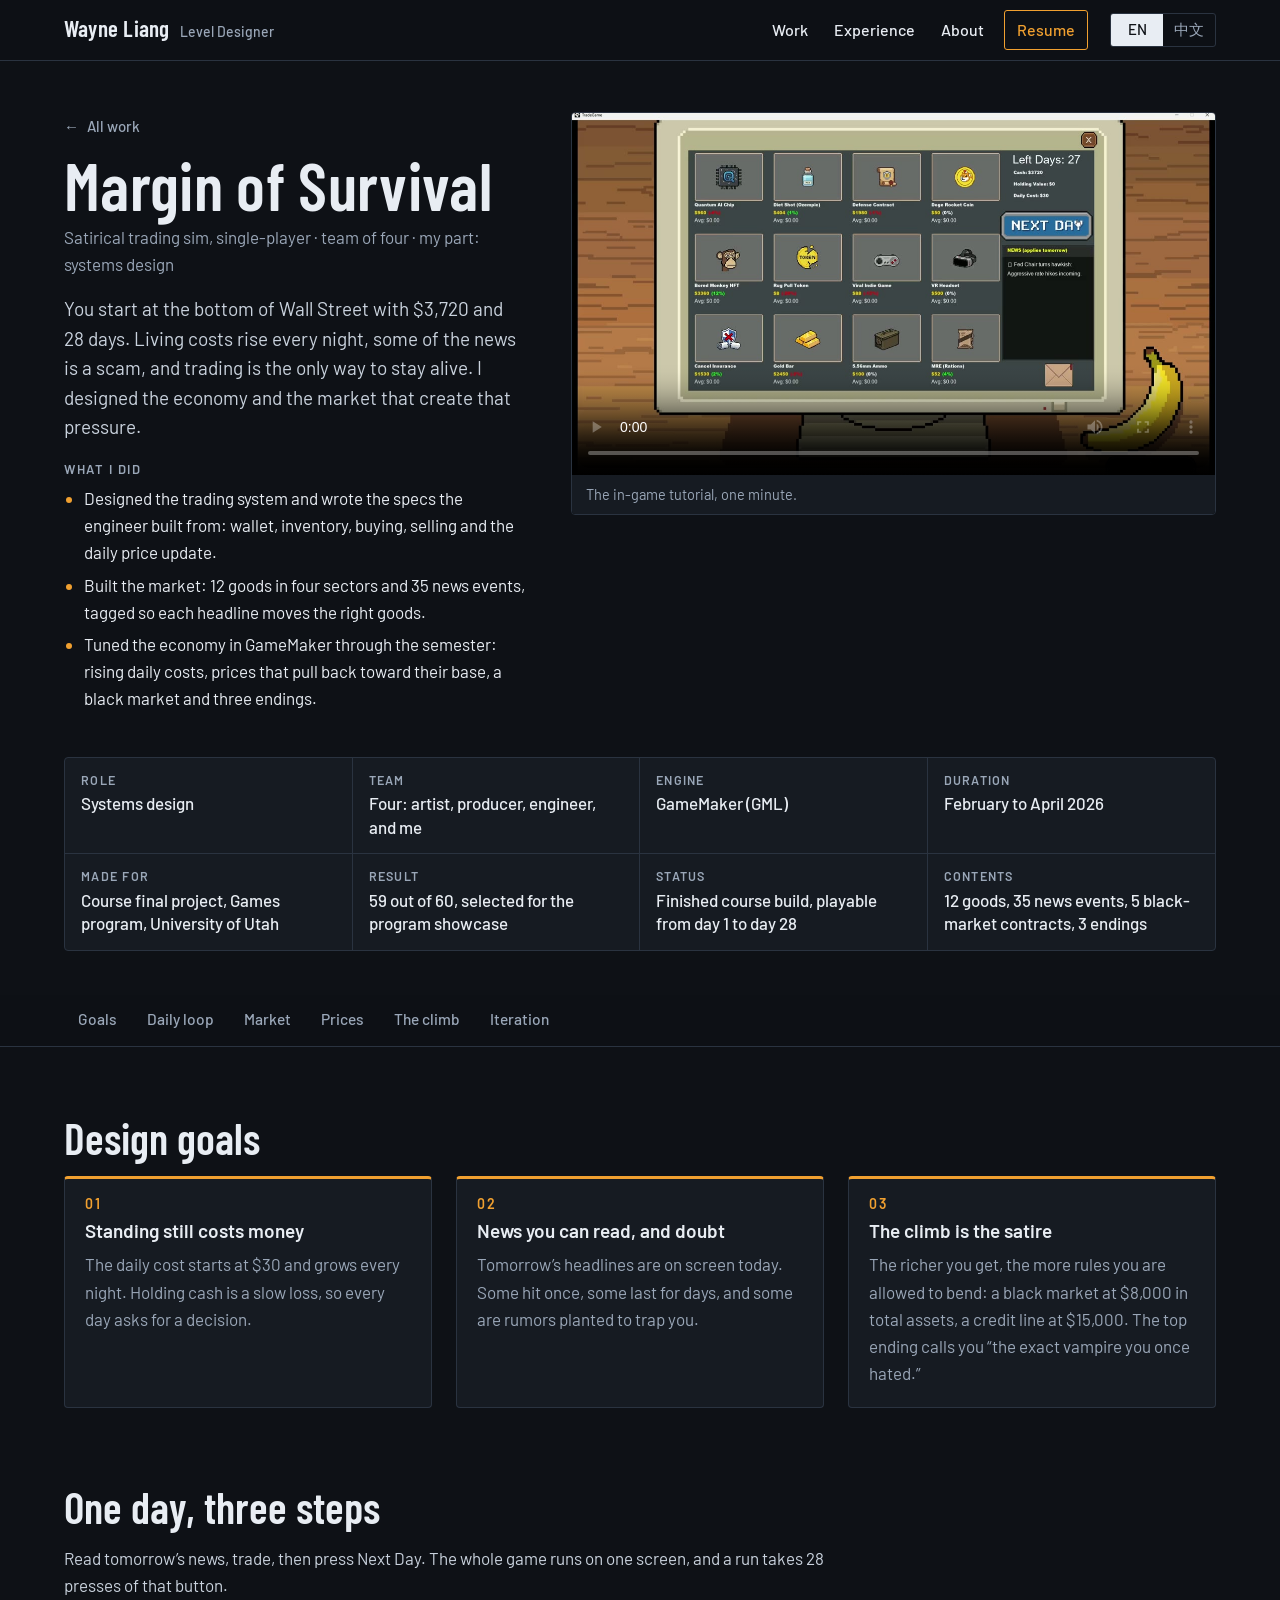
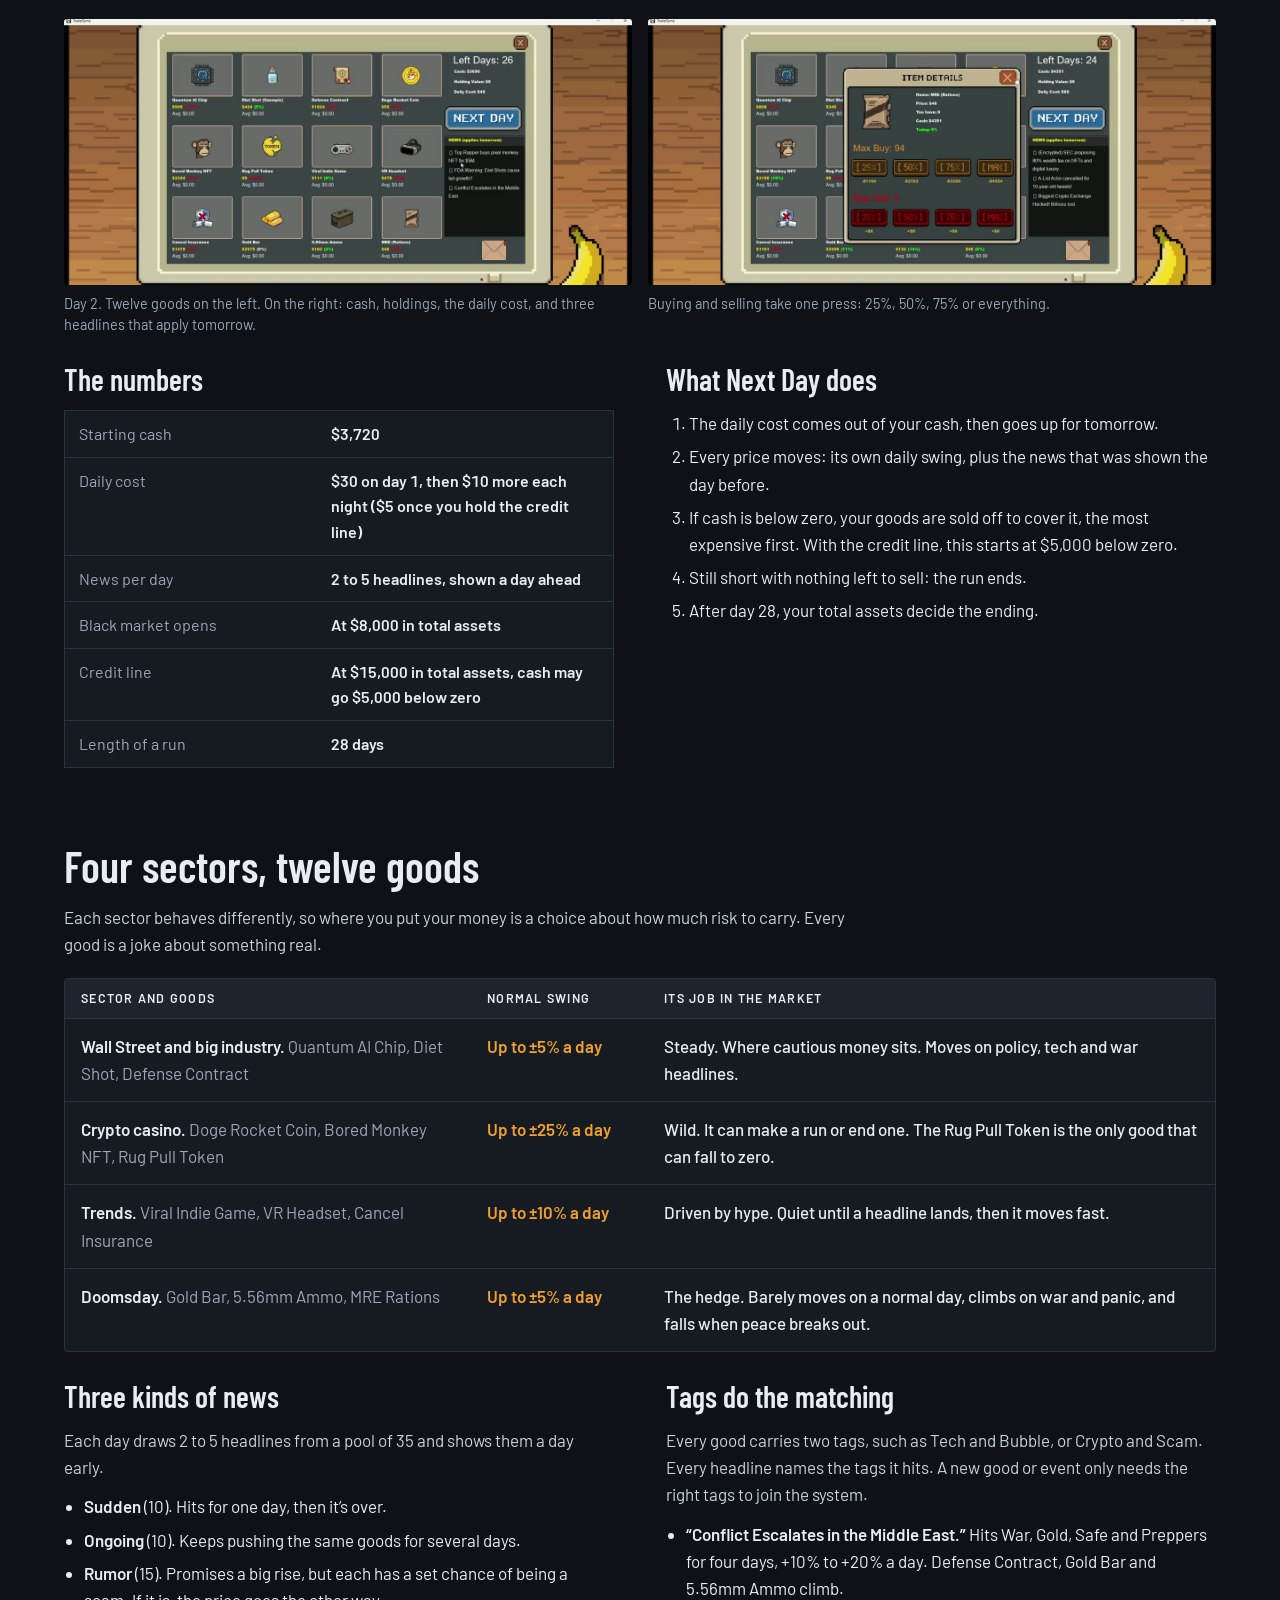
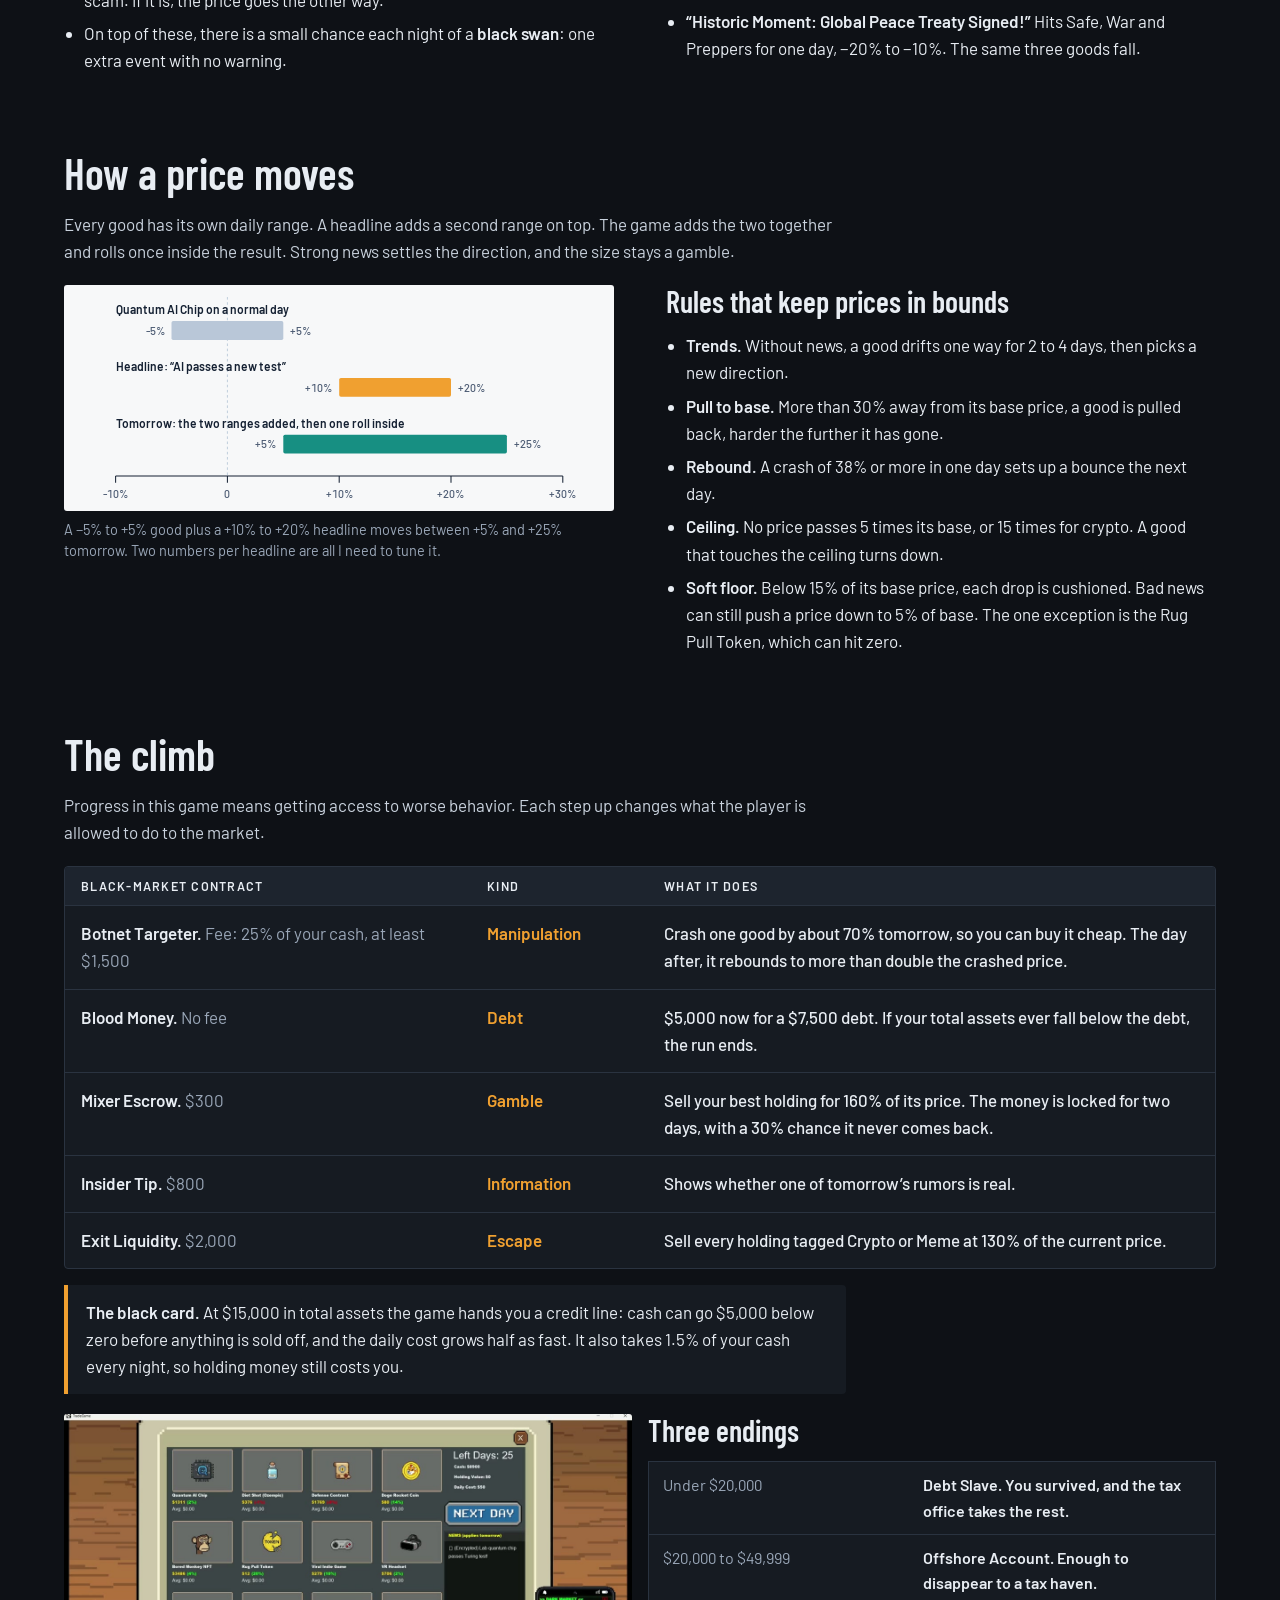
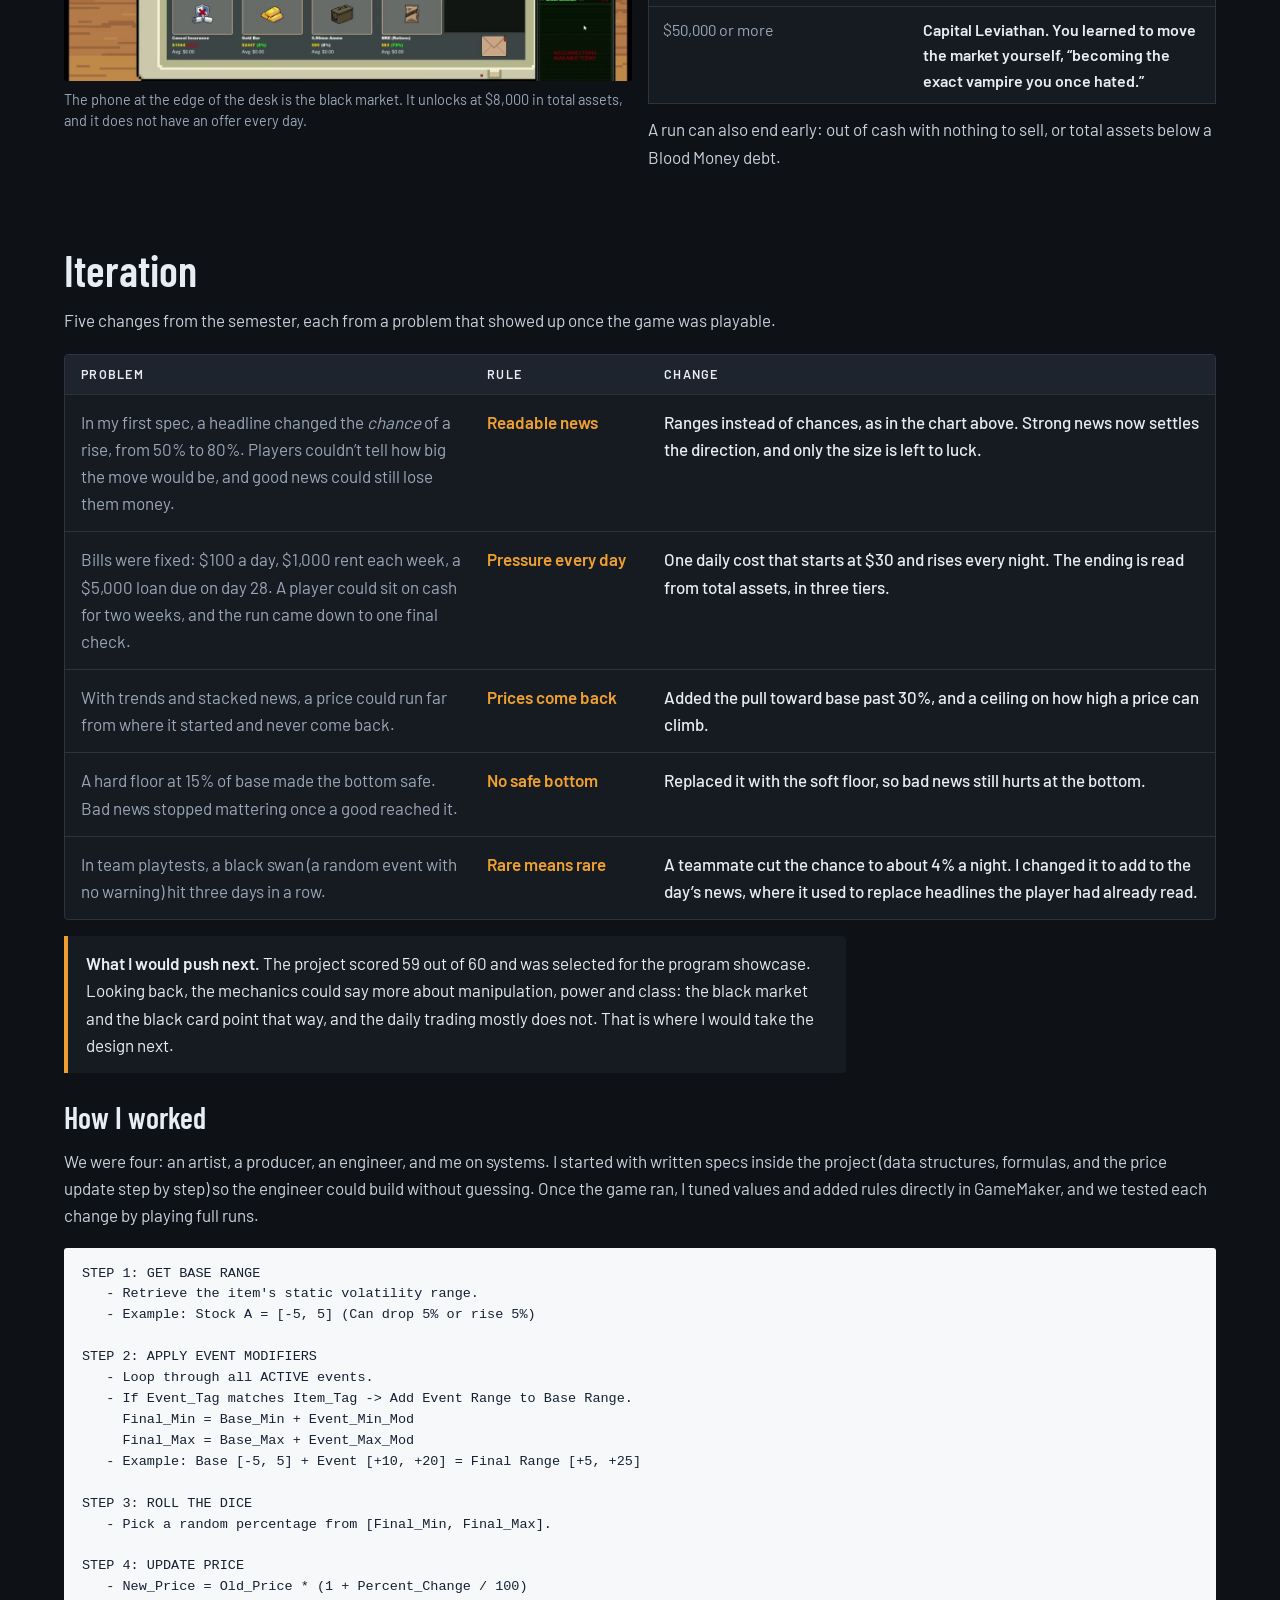
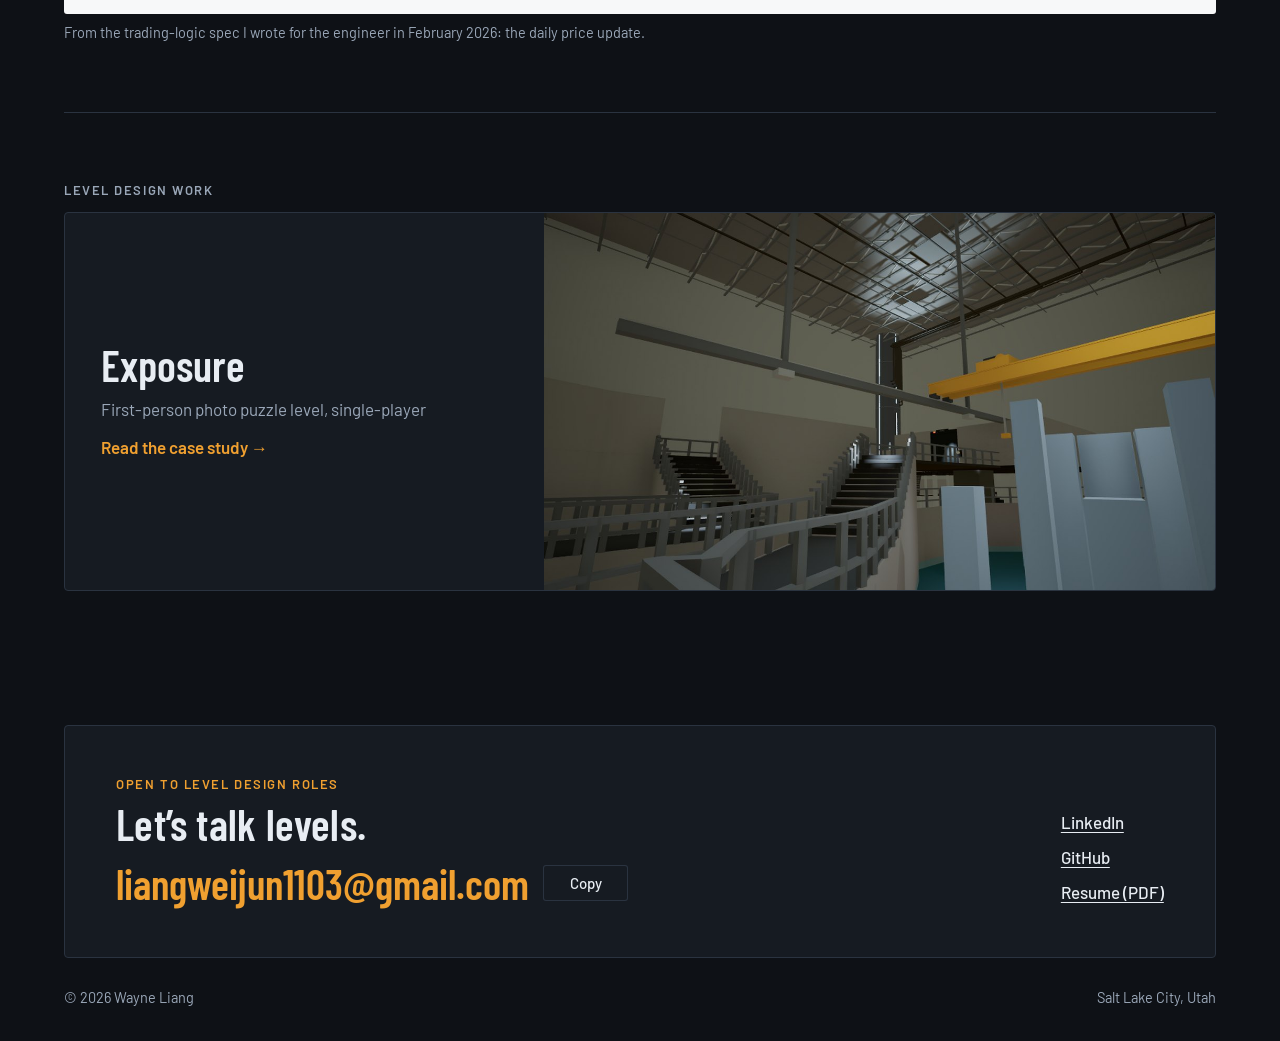
<file: margin-of-survival.html>
<!DOCTYPE html>
<html lang="en" data-lang="en">
<head>
<meta charset="utf-8">
<meta name="viewport" content="width=device-width,initial-scale=1">
<title data-zh="Margin of Survival | Wayne Liang，关卡设计师">Margin of Survival | Wayne Liang, Level Designer</title>
<meta name="description" content="Margin of Survival: a satirical 28-day trading sim made in GameMaker by a team of four. Systems design: the economy, the market model, news events and the black market.">
<meta property="og:type" content="website">
<meta property="og:title" content="Margin of Survival | Wayne Liang, Level Designer">
<meta property="og:description" content="Margin of Survival: a satirical 28-day trading sim made in GameMaker by a team of four. Systems design: the economy, the market model, news events and the black market.">
<meta property="og:url" content="https://wayne1-l.github.io/portfolio/margin-of-survival.html">
<meta property="og:image" content="https://wayne1-l.github.io/portfolio/img/wst/main.jpg">
<meta name="twitter:card" content="summary_large_image">
<meta name="theme-color" content="#0E1116">
<link rel="icon" href="data:image/svg+xml,%3Csvg xmlns='http://www.w3.org/2000/svg' viewBox='0 0 32 32'%3E%3Crect width='32' height='32' rx='4' fill='%230E1116'/%3E%3Ccircle cx='16' cy='16' r='7' fill='%23F0A030'/%3E%3C/svg%3E">
<link rel="preload" href="fonts/barlow-condensed-latin-600-normal.woff2" as="font" type="font/woff2" crossorigin>
<link rel="preload" href="fonts/barlow-latin-400-normal.woff2" as="font" type="font/woff2" crossorigin>
<script>/* pick the language before the first paint: #zh, then the last choice, then the browser's language */
(function(){var r=document.documentElement,s=null;try{s=localStorage.getItem('lang')}catch(e){}
if(location.hash==='#zh'||s==='zh'||(s===null&&/^zh/i.test(navigator.language||''))){r.setAttribute('data-lang','zh');r.lang='zh-CN'}})();</script>
<link rel="stylesheet" href="assets/site.css">
</head>
<body>
<div class="bar-outer"><div class="wrap">
<header class="bar">
  <a class="name" href="index.html"><b>Wayne Liang</b><span><span data-l="en">Level Designer</span><span data-l="zh" lang="zh-CN">关卡设计师</span></span></a>
  <nav aria-label="Site">
    <a href="index.html#work"><span data-l="en">Work</span><span data-l="zh" lang="zh-CN">作品</span></a>
    <a href="index.html#experience"><span data-l="en">Experience</span><span data-l="zh" lang="zh-CN">经历</span></a>
    <a href="index.html#about"><span data-l="en">About</span><span data-l="zh" lang="zh-CN">关于</span></a>
    <a class="resume" href="Wayne_Liang_Resume.pdf" target="_blank" rel="noopener"><span data-l="en">Resume</span><span data-l="zh" lang="zh-CN">简历</span></a>
  </nav>
  <div class="lang" role="group" aria-label="Language">
    <button type="button" id="lang-en" data-setlang="en" aria-pressed="true">EN</button>
    <button type="button" id="lang-zh" data-setlang="zh" aria-pressed="false" lang="zh-CN">中文</button>
  </div>
</header>
</div></div>
<div class="wrap">
<section class="p-hero" aria-labelledby="p-h">
  <div>
    <a class="crumb" href="index.html#more">← <span data-l="en">All work</span><span data-l="zh" lang="zh-CN">全部作品</span></a>
    <h1 id="p-h">Margin of Survival</h1>
    <p class="kind"><span data-l="en">Satirical trading sim, single-player · team of four · my part: systems design</span><span data-l="zh" lang="zh-CN">讽刺题材的交易模拟，单人游戏 · 四人团队 · 我负责系统设计</span></p>
    <p class="intent" data-l="en">You start at the bottom of Wall Street with $3,720 and 28 days. Living costs rise every night, some of the news is a scam, and trading is the only way to stay alive. I designed the economy and the market that create that pressure.</p>
<p class="intent" data-l="zh" lang="zh-CN">你带着 3,720 美元，从华尔街的最底层开始，一共 28 天。生活成本每晚都在涨，新闻里混着骗局，只有做交易才能活下去。这份压力背后的经济和市场，由我设计。</p>
    <p class="label did-h"><span data-l="en">What I did</span><span data-l="zh" lang="zh-CN">我负责的部分</span></p>
    <ul class="did" data-l="en">
  <li>Designed the trading system and wrote the specs the engineer built from: wallet, inventory, buying, selling and the daily price update.</li>
  <li>Built the market: 12 goods in four sectors and 35 news events, tagged so each headline moves the right goods.</li>
  <li>Tuned the economy in GameMaker through the semester: rising daily costs, prices that pull back toward their base, a black market and three endings.</li>
</ul>
<ul class="did" data-l="zh" lang="zh-CN">
  <li>设计交易系统，并写成规格说明交给程序实现：钱包、库存、买入、卖出和每日价格刷新。</li>
  <li>搭建市场：四个板块共 12 种商品、35 条新闻事件，用标签让每条新闻只影响对应的商品。</li>
  <li>整个学期在 GameMaker 里调数值：逐日上涨的生活成本、会向基础价回归的价格、黑市和三个结局。</li>
</ul>
  </div>
  <figure class="p-media"><video controls playsinline preload="metadata" poster="img/wst/poster.jpg" src="media/wst.mp4" aria-label="The in-game tutorial for Margin of Survival, one minute long."></video>
    <figcaption><span data-l="en">The in-game tutorial, one minute.</span><span data-l="zh" lang="zh-CN">游戏内的教学视频，一分钟。</span></figcaption></figure>
</section>
  <dl class="facts">
    <div><dt><span data-l="en">Role</span><span data-l="zh" lang="zh-CN">角色</span></dt><dd><span data-l="en">Systems design</span><span data-l="zh" lang="zh-CN">系统设计</span></dd></div>
    <div><dt><span data-l="en">Team</span><span data-l="zh" lang="zh-CN">团队</span></dt><dd><span data-l="en">Four: artist, producer, engineer, and me</span><span data-l="zh" lang="zh-CN">四人：美术、制作人、程序和我</span></dd></div>
    <div><dt><span data-l="en">Engine</span><span data-l="zh" lang="zh-CN">引擎</span></dt><dd><span data-l="en">GameMaker (GML)</span><span data-l="zh" lang="zh-CN">GameMaker（GML）</span></dd></div>
    <div><dt><span data-l="en">Duration</span><span data-l="zh" lang="zh-CN">周期</span></dt><dd><span data-l="en">February to April 2026</span><span data-l="zh" lang="zh-CN">2026 年 2 月至 4 月</span></dd></div>
    <div><dt><span data-l="en">Made for</span><span data-l="zh" lang="zh-CN">项目来源</span></dt><dd><span data-l="en">Course final project, Games program, University of Utah</span><span data-l="zh" lang="zh-CN">犹他大学游戏专业课程期末作品</span></dd></div>
    <div><dt><span data-l="en">Result</span><span data-l="zh" lang="zh-CN">成绩</span></dt><dd><span data-l="en">59 out of 60, selected for the program showcase</span><span data-l="zh" lang="zh-CN">59/60，入选学院作品展</span></dd></div>
    <div><dt><span data-l="en">Status</span><span data-l="zh" lang="zh-CN">状态</span></dt><dd><span data-l="en">Finished course build, playable from day 1 to day 28</span><span data-l="zh" lang="zh-CN">课程完成版，可以从第 1 天玩到第 28 天</span></dd></div>
    <div><dt><span data-l="en">Contents</span><span data-l="zh" lang="zh-CN">内容</span></dt><dd><span data-l="en">12 goods, 35 news events, 5 black-market contracts, 3 endings</span><span data-l="zh" lang="zh-CN">12 种商品、35 条新闻事件、5 份黑市合约、3 个结局</span></dd></div>
  </dl>
</div>
<div class="toc-outer"><div class="wrap"><nav class="toc" aria-label="Sections">
    <a href="#w-goals" data-go="w-goals"><span data-l="en">Goals</span><span data-l="zh" lang="zh-CN">设计目标</span></a>
    <a href="#w-loop" data-go="w-loop"><span data-l="en">Daily loop</span><span data-l="zh" lang="zh-CN">每日循环</span></a>
    <a href="#w-market" data-go="w-market"><span data-l="en">Market</span><span data-l="zh" lang="zh-CN">市场</span></a>
    <a href="#w-prices" data-go="w-prices"><span data-l="en">Prices</span><span data-l="zh" lang="zh-CN">价格</span></a>
    <a href="#w-climb" data-go="w-climb"><span data-l="en">The climb</span><span data-l="zh" lang="zh-CN">向上爬</span></a>
    <a href="#w-iter" data-go="w-iter"><span data-l="en">Iteration</span><span data-l="zh" lang="zh-CN">迭代</span></a>
</nav></div></div>
<div class="wrap"><main>
<section class="block sub-wrap" style="border-top:0">
  <div class="sub" id="w-goals">
    <h3><span data-l="en">Design goals</span><span data-l="zh" lang="zh-CN">设计目标</span></h3>
    <ol class="goals">
      <li><h4><span data-l="en">Standing still costs money</span><span data-l="zh" lang="zh-CN">不动也在亏钱</span></h4>
        <p data-l="en">The daily cost starts at $30 and grows every night. Holding cash is a slow loss, so every day asks for a decision.</p>
<p data-l="zh" lang="zh-CN">每天的生活成本从 30 美元起步，每晚都涨。攥着现金就是慢慢亏，所以每一天都得做决定。</p></li>
      <li><h4><span data-l="en">News you can read, and doubt</span><span data-l="zh" lang="zh-CN">新闻能读懂，也该怀疑</span></h4>
        <p data-l="en">Tomorrow’s headlines are on screen today. Some hit once, some last for days, and some are rumors planted to trap you.</p>
<p data-l="zh" lang="zh-CN">明天的新闻今天就能看到。有的只影响一天，有的持续好几天，还有的是专门骗人接盘的谣言。</p></li>
      <li><h4><span data-l="en">The climb is the satire</span><span data-l="zh" lang="zh-CN">往上爬，就是讽刺本身</span></h4>
        <p data-l="en">The richer you get, the more rules you are allowed to bend: a black market at $8,000 in total assets, a credit line at $15,000. The top ending calls you “the exact vampire you once hated.”</p>
<p data-l="zh" lang="zh-CN">钱越多，能钻的空子越多：总资产到 8,000 美元开放黑市，到 15,000 美元给信用额度。最高一档的结局说，你变成了“自己曾经最讨厌的那种吸血鬼”。</p></li>
    </ol>
  </div>

  <div class="sub" id="w-loop">
    <h3><span data-l="en">One day, three steps</span><span data-l="zh" lang="zh-CN">一天三步</span></h3>
    <p class="intro" data-l="en">Read tomorrow’s news, trade, then press Next Day. The whole game runs on one screen, and a run takes 28 presses of that button.</p>
<p class="intro" data-l="zh" lang="zh-CN">看明天的新闻，交易，然后按“下一天”。整个游戏只有一个界面，一局就是按 28 次这个按钮。</p>
    <div class="figs">
      <figure><img src="img/wst/main.jpg" width="1280" height="600" loading="lazy" alt="The trading screen on day two: twelve goods in a grid, with cash, holdings and daily cost at the top right and three headlines for tomorrow below.">
  <figcaption><span data-l="en">Day 2. Twelve goods on the left. On the right: cash, holdings, the daily cost, and three headlines that apply tomorrow.</span><span data-l="zh" lang="zh-CN">第 2 天。左边是 12 种商品；右边是现金、持仓市值、每日成本，以及明天生效的三条新闻。</span></figcaption></figure>
      <figure><img src="img/wst/trade.jpg" width="1280" height="600" loading="lazy" alt="The item details window for a good, with four buy buttons and four sell buttons marked 25, 50, 75 percent and max.">
  <figcaption><span data-l="en">Buying and selling take one press: 25%, 50%, 75% or everything.</span><span data-l="zh" lang="zh-CN">买卖只要按一下：25%、50%、75% 或全部。</span></figcaption></figure>
    </div>
    <div class="two" style="margin-top:28px">
      <div>
        <h4 class="h3d"><span data-l="en">The numbers</span><span data-l="zh" lang="zh-CN">关键数值</span></h4>
        <table class="metrics">
          <tr><th scope="row"><span data-l="en">Starting cash</span><span data-l="zh" lang="zh-CN">初始现金</span></th><td>$3,720</td></tr>
          <tr><th scope="row"><span data-l="en">Daily cost</span><span data-l="zh" lang="zh-CN">每日成本</span></th><td><span data-l="en">$30 on day 1, then $10 more each night ($5 once you hold the credit line)</span><span data-l="zh" lang="zh-CN">第 1 天 30 美元，之后每晚加 10 美元（拿到信用额度后每晚加 5 美元）</span></td></tr>
          <tr><th scope="row"><span data-l="en">News per day</span><span data-l="zh" lang="zh-CN">每天的新闻</span></th><td><span data-l="en">2 to 5 headlines, shown a day ahead</span><span data-l="zh" lang="zh-CN">2 到 5 条，提前一天显示</span></td></tr>
          <tr><th scope="row"><span data-l="en">Black market opens</span><span data-l="zh" lang="zh-CN">黑市开放</span></th><td><span data-l="en">At $8,000 in total assets</span><span data-l="zh" lang="zh-CN">总资产达到 8,000 美元</span></td></tr>
          <tr><th scope="row"><span data-l="en">Credit line</span><span data-l="zh" lang="zh-CN">信用额度</span></th><td><span data-l="en">At $15,000 in total assets, cash may go $5,000 below zero</span><span data-l="zh" lang="zh-CN">总资产达到 15,000 美元后，现金可以透支 5,000 美元</span></td></tr>
          <tr><th scope="row"><span data-l="en">Length of a run</span><span data-l="zh" lang="zh-CN">一局长度</span></th><td><span data-l="en">28 days</span><span data-l="zh" lang="zh-CN">28 天</span></td></tr>
        </table>
      </div>
      <div class="stack">
        <h4 class="h3d"><span data-l="en">What Next Day does</span><span data-l="zh" lang="zh-CN">按下“下一天”之后</span></h4>
        <ol class="next" data-l="en">
  <li>The daily cost comes out of your cash, then goes up for tomorrow.</li>
  <li>Every price moves: its own daily swing, plus the news that was shown the day before.</li>
  <li>If cash is below zero, your goods are sold off to cover it, the most expensive first. With the credit line, this starts at $5,000 below zero.</li>
  <li>Still short with nothing left to sell: the run ends.</li>
  <li>After day 28, your total assets decide the ending.</li>
</ol>
<ol class="next" data-l="zh" lang="zh-CN">
  <li>先从现金里扣掉当天的成本，明天的成本随即上调。</li>
  <li>所有价格刷新：商品自身的日常波动，加上前一天预告的新闻影响。</li>
  <li>现金低于零时，系统从最贵的商品开始强制卖出抵债；有信用额度的话，透支超过 5,000 美元才开始。</li>
  <li>卖光了还是不够，这一局就结束。</li>
  <li>第 28 天结束后，按总资产决定结局。</li>
</ol>
      </div>
    </div>
  </div>

  <div class="sub" id="w-market">
    <h3><span data-l="en">Four sectors, twelve goods</span><span data-l="zh" lang="zh-CN">四个板块，十二种商品</span></h3>
    <p class="intro" data-l="en">Each sector behaves differently, so where you put your money is a choice about how much risk to carry. Every good is a joke about something real.</p>
<p class="intro" data-l="zh" lang="zh-CN">每个板块的脾气不同，钱放在哪里，就是在选承担多大风险。每种商品都在影射现实里的某样东西。</p>
    <ul class="audit">
  <li class="head" aria-hidden="true"><span><span data-l="en">Sector and goods</span><span data-l="zh" lang="zh-CN">板块与商品</span></span><span><span data-l="en">Normal swing</span><span data-l="zh" lang="zh-CN">日常波动</span></span><span><span data-l="en">Its job in the market</span><span data-l="zh" lang="zh-CN">在市场里的作用</span></span></li>
  <li><span><span data-l="en"><b>Wall Street and big industry.</b> Quantum AI Chip, Diet Shot, Defense Contract</span><span data-l="zh" lang="zh-CN"><b>华尔街与大企业。</b>量子 AI 芯片、减肥神药、国防订单</span></span>
    <span class="rule"><span data-l="en">Up to ±5% a day</span><span data-l="zh" lang="zh-CN">每天最多 ±5%</span></span>
    <span class="fix"><span data-l="en">Steady. Where cautious money sits. Moves on policy, tech and war headlines.</span><span data-l="zh" lang="zh-CN">稳。谨慎的钱放在这里，受政策、科技和战争新闻影响。</span></span></li>
  <li><span><span data-l="en"><b>Crypto casino.</b> Doge Rocket Coin, Bored Monkey NFT, Rug Pull Token</span><span data-l="zh" lang="zh-CN"><b>加密赌场。</b>狗头火箭币、无聊猴 NFT、跑路代币</span></span>
    <span class="rule"><span data-l="en">Up to ±25% a day</span><span data-l="zh" lang="zh-CN">每天最多 ±25%</span></span>
    <span class="fix"><span data-l="en">Wild. It can make a run or end one. The Rug Pull Token is the only good that can fall to zero.</span><span data-l="zh" lang="zh-CN">疯。能让你翻身，也能让你出局。跑路代币是唯一会归零的商品。</span></span></li>
  <li><span><span data-l="en"><b>Trends.</b> Viral Indie Game, VR Headset, Cancel Insurance</span><span data-l="zh" lang="zh-CN"><b>潮流。</b>爆款独立游戏、VR 头显、取消文化保险</span></span>
    <span class="rule"><span data-l="en">Up to ±10% a day</span><span data-l="zh" lang="zh-CN">每天最多 ±10%</span></span>
    <span class="fix"><span data-l="en">Driven by hype. Quiet until a headline lands, then it moves fast.</span><span data-l="zh" lang="zh-CN">靠热度驱动。平时安静，新闻一来就动得很快。</span></span></li>
  <li><span><span data-l="en"><b>Doomsday.</b> Gold Bar, 5.56mm Ammo, MRE Rations</span><span data-l="zh" lang="zh-CN"><b>末日储备。</b>金条、5.56 毫米子弹、军用口粮</span></span>
    <span class="rule"><span data-l="en">Up to ±5% a day</span><span data-l="zh" lang="zh-CN">每天最多 ±5%</span></span>
    <span class="fix"><span data-l="en">The hedge. Barely moves on a normal day, climbs on war and panic, and falls when peace breaks out.</span><span data-l="zh" lang="zh-CN">避险。平时几乎不动，战争和恐慌时上涨，世界和平时下跌。</span></span></li>
</ul>
    <div class="two" style="margin-top:28px">
      <div class="stack">
        <h4 class="h3d"><span data-l="en">Three kinds of news</span><span data-l="zh" lang="zh-CN">三种新闻</span></h4>
        <p data-l="en">Each day draws 2 to 5 headlines from a pool of 35 and shows them a day early.</p>
<p data-l="zh" lang="zh-CN">每天从 35 条里抽 2 到 5 条，提前一天显示。</p>
        <ul class="next" data-l="en">
  <li><b>Sudden</b> (10). Hits for one day, then it’s over.</li>
  <li><b>Ongoing</b> (10). Keeps pushing the same goods for several days.</li>
  <li><b>Rumor</b> (15). Promises a big rise, but each has a set chance of being a scam. If it is, the price goes the other way.</li>
  <li>On top of these, there is a small chance each night of a <b>black swan</b>: one extra event with no warning.</li>
</ul>
<ul class="next" data-l="zh" lang="zh-CN">
  <li><b>突发</b>（10 条）。只影响一天。</li>
  <li><b>持续</b>（10 条）。连续几天推动同一批商品。</li>
  <li><b>谣言</b>（15 条）。许诺大涨，但每条都有固定的概率是骗局；是骗局的话，价格反着走。</li>
  <li>此外，每晚有很小的概率出现<b>黑天鹅</b>：一条没有预告的额外事件。</li>
</ul>
      </div>
      <div class="stack">
        <h4 class="h3d"><span data-l="en">Tags do the matching</span><span data-l="zh" lang="zh-CN">用标签配对</span></h4>
        <p data-l="en">Every good carries two tags, such as Tech and Bubble, or Crypto and Scam. Every headline names the tags it hits. A new good or event only needs the right tags to join the system.</p>
<p data-l="zh" lang="zh-CN">每种商品带两个标签，比如“科技”和“泡沫”，或“加密”和“骗局”。每条新闻写明它影响哪些标签。以后加新商品或新事件，只要标签对上就能接进系统。</p>
<ul class="next" data-l="en">
  <li><b>“Conflict Escalates in the Middle East.”</b> Hits War, Gold, Safe and Preppers for four days, +10% to +20% a day. Defense Contract, Gold Bar and 5.56mm Ammo climb.</li>
  <li><b>“Historic Moment: Global Peace Treaty Signed!”</b> Hits Safe, War and Preppers for one day, −20% to −10%. The same three goods fall.</li>
</ul>
<ul class="next" data-l="zh" lang="zh-CN">
  <li><b>“中东冲突升级。”</b>连续四天影响“战争”“黄金”“避险”“末日储备”标签，每天 +10% 到 +20%。国防订单、金条和 5.56 毫米子弹上涨。</li>
  <li><b>“历史性时刻：全球和平条约签署！”</b>影响“避险”“战争”“末日储备”标签一天，−20% 到 −10%。同样这三种商品下跌。</li>
</ul>
      </div>
    </div>
  </div>

  <div class="sub" id="w-prices">
    <h3><span data-l="en">How a price moves</span><span data-l="zh" lang="zh-CN">价格怎么动</span></h3>
    <p class="intro" data-l="en">Every good has its own daily range. A headline adds a second range on top. The game adds the two together and rolls once inside the result. Strong news settles the direction, and the size stays a gamble.</p>
<p class="intro" data-l="zh" lang="zh-CN">每种商品有自己的日常波动区间，新闻再叠加一个区间。游戏把两个区间相加，在结果里随机取一次。够强的新闻能定下方向，涨跌多少仍然要赌。</p>
    <div class="two" style="margin-top:20px">
      <figure><svg class="chart" viewBox="0 0 640 262" role="img" aria-label="A chip that normally moves between minus 5 and plus 5 percent a day, plus a headline worth plus 10 to plus 20, gives a range of plus 5 to plus 25 percent for tomorrow."><path class="zero" d="M190 14V222"/><text class="k" x="60" y="34" data-l="en">Quantum AI Chip on a normal day</text><text class="k" x="60" y="34" data-l="zh" lang="zh-CN">量子 AI 芯片，平常的一天</text><rect class="b0" x="125" y="42" width="130" height="22" rx="2"/><text class="n" x="117" y="58" text-anchor="end">-5%</text><text class="n" x="263" y="58">+5%</text><text class="k" x="60" y="100" data-l="en">Headline: “AI passes a new test”</text><text class="k" x="60" y="100" data-l="zh" lang="zh-CN">新闻：“AI 通过新测试”</text><rect class="b1" x="320" y="108" width="130" height="22" rx="2"/><text class="n" x="312" y="124" text-anchor="end">+10%</text><text class="n" x="458" y="124">+20%</text><text class="k" x="60" y="166" data-l="en">Tomorrow: the two ranges added, then one roll inside</text><text class="k" x="60" y="166" data-l="zh" lang="zh-CN">明天：两个区间相加，再在里面随机一次</text><rect class="b2" x="255" y="174" width="260" height="22" rx="2"/><text class="n" x="247" y="190" text-anchor="end">+5%</text><text class="n" x="523" y="190">+25%</text><g class="ax"><path d="M60 222H580"/><path d="M60 222v8"/><text class="n" x="60" y="248" text-anchor="middle">-10%</text><path d="M190 222v8"/><text class="n" x="190" y="248" text-anchor="middle">0</text><path d="M320 222v8"/><text class="n" x="320" y="248" text-anchor="middle">+10%</text><path d="M450 222v8"/><text class="n" x="450" y="248" text-anchor="middle">+20%</text><path d="M580 222v8"/><text class="n" x="580" y="248" text-anchor="middle">+30%</text></g></svg>
        <figcaption><span data-l="en">A −5% to +5% good plus a +10% to +20% headline moves between +5% and +25% tomorrow. Two numbers per headline are all I need to tune it.</span><span data-l="zh" lang="zh-CN">日常波动 −5% 到 +5% 的商品，遇上 +10% 到 +20% 的新闻，明天的涨幅落在 +5% 到 +25% 之间。每条新闻只要调两个数。</span></figcaption></figure>
      <div class="stack">
        <h4 class="h3d"><span data-l="en">Rules that keep prices in bounds</span><span data-l="zh" lang="zh-CN">防止价格失控的规则</span></h4>
        <ul class="next" data-l="en">
  <li><b>Trends.</b> Without news, a good drifts one way for 2 to 4 days, then picks a new direction.</li>
  <li><b>Pull to base.</b> More than 30% away from its base price, a good is pulled back, harder the further it has gone.</li>
  <li><b>Rebound.</b> A crash of 38% or more in one day sets up a bounce the next day.</li>
  <li><b>Ceiling.</b> No price passes 5 times its base, or 15 times for crypto. A good that touches the ceiling turns down.</li>
  <li><b>Soft floor.</b> Below 15% of its base price, each drop is cushioned. Bad news can still push a price down to 5% of base. The one exception is the Rug Pull Token, which can hit zero.</li>
</ul>
<ul class="next" data-l="zh" lang="zh-CN">
  <li><b>趋势。</b>没有新闻时，商品朝一个方向走 2 到 4 天，再重新选方向。</li>
  <li><b>向基础价回归。</b>偏离基础价超过 30% 后会被往回拉，偏得越远拉得越狠。</li>
  <li><b>反弹。</b>单日暴跌 38% 以上，第二天会有一次反弹。</li>
  <li><b>价格上限。</b>任何价格不超过基础价的 5 倍，加密类是 15 倍；碰到上限就掉头。</li>
  <li><b>软下限。</b>跌破基础价的 15% 后，跌幅会被缓冲；但坏消息仍能把价格压到基础价的 5%。唯一的例外是跑路代币，它可以直接归零。</li>
</ul>
      </div>
    </div>
  </div>

  <div class="sub" id="w-climb">
    <h3><span data-l="en">The climb</span><span data-l="zh" lang="zh-CN">向上爬</span></h3>
    <p class="intro" data-l="en">Progress in this game means getting access to worse behavior. Each step up changes what the player is allowed to do to the market.</p>
<p class="intro" data-l="zh" lang="zh-CN">在这个游戏里，进步的意思是能做更坏的事。每上一级，玩家能对市场动的手脚就多一些。</p>
    <ul class="audit">
  <li class="head" aria-hidden="true"><span><span data-l="en">Black-market contract</span><span data-l="zh" lang="zh-CN">黑市合约</span></span><span><span data-l="en">Kind</span><span data-l="zh" lang="zh-CN">类型</span></span><span><span data-l="en">What it does</span><span data-l="zh" lang="zh-CN">效果</span></span></li>
  <li><span><span data-l="en"><b>Botnet Targeter.</b> Fee: 25% of your cash, at least $1,500</span><span data-l="zh" lang="zh-CN"><b>僵尸网络。</b>费用：现金的 25%，最低 1,500 美元</span></span>
    <span class="rule"><span data-l="en">Manipulation</span><span data-l="zh" lang="zh-CN">操纵</span></span>
    <span class="fix"><span data-l="en">Crash one good by about 70% tomorrow, so you can buy it cheap. The day after, it rebounds to more than double the crashed price.</span><span data-l="zh" lang="zh-CN">让一种商品明天暴跌约 70%，方便你抄底；后天它会涨回暴跌价的两倍以上。</span></span></li>
  <li><span><span data-l="en"><b>Blood Money.</b> No fee</span><span data-l="zh" lang="zh-CN"><b>血债。</b>不收费</span></span>
    <span class="rule"><span data-l="en">Debt</span><span data-l="zh" lang="zh-CN">借债</span></span>
    <span class="fix"><span data-l="en">$5,000 now for a $7,500 debt. If your total assets ever fall below the debt, the run ends.</span><span data-l="zh" lang="zh-CN">马上拿到 5,000 美元，背上 7,500 美元的债。总资产一旦低于这笔债，这一局就结束。</span></span></li>
  <li><span><span data-l="en"><b>Mixer Escrow.</b> $300</span><span data-l="zh" lang="zh-CN"><b>混币托管。</b>300 美元</span></span>
    <span class="rule"><span data-l="en">Gamble</span><span data-l="zh" lang="zh-CN">押注</span></span>
    <span class="fix"><span data-l="en">Sell your best holding for 160% of its price. The money is locked for two days, with a 30% chance it never comes back.</span><span data-l="zh" lang="zh-CN">把最值钱的持仓按 160% 的价格卖出。钱锁两天，有 30% 的概率拿不回来。</span></span></li>
  <li><span><span data-l="en"><b>Insider Tip.</b> $800</span><span data-l="zh" lang="zh-CN"><b>内幕消息。</b>800 美元</span></span>
    <span class="rule"><span data-l="en">Information</span><span data-l="zh" lang="zh-CN">情报</span></span>
    <span class="fix"><span data-l="en">Shows whether one of tomorrow’s rumors is real.</span><span data-l="zh" lang="zh-CN">告诉你明天的一条谣言是真是假。</span></span></li>
  <li><span><span data-l="en"><b>Exit Liquidity.</b> $2,000</span><span data-l="zh" lang="zh-CN"><b>出货通道。</b>2,000 美元</span></span>
    <span class="rule"><span data-l="en">Escape</span><span data-l="zh" lang="zh-CN">脱身</span></span>
    <span class="fix"><span data-l="en">Sell every holding tagged Crypto or Meme at 130% of the current price.</span><span data-l="zh" lang="zh-CN">把手上所有带“加密”或“迷因”标签的持仓，按现价的 130% 卖出。</span></span></li>
</ul>
    <p class="kept" data-l="en"><strong>The black card.</strong> At $15,000 in total assets the game hands you a credit line: cash can go $5,000 below zero before anything is sold off, and the daily cost grows half as fast. It also takes 1.5% of your cash every night, so holding money still costs you.</p>
<p class="kept" data-l="zh" lang="zh-CN"><strong>黑卡。</strong>总资产到 15,000 美元，游戏给你一条信用额度：现金可以透支 5,000 美元才会被强制卖出，每日成本的涨速也减半。但它每晚还会抽走现金的 1.5%，所以攥着钱照样在亏。</p>
    <div class="figs">
      <figure><img src="img/wst/darkweb.jpg" width="1280" height="600" loading="lazy" alt="The trading screen with a phone at the lower right showing a dark market app with no offer today.">
  <figcaption><span data-l="en">The phone at the edge of the desk is the black market. It unlocks at $8,000 in total assets, and it does not have an offer every day.</span><span data-l="zh" lang="zh-CN">桌边的手机就是黑市，总资产到 8,000 美元时解锁。它不是每天都有合约可签。</span></figcaption></figure>
      <div class="stack">
        <h4 class="h3d"><span data-l="en">Three endings</span><span data-l="zh" lang="zh-CN">三个结局</span></h4>
        <table class="metrics">
          <tr><th scope="row"><span data-l="en">Under $20,000</span><span data-l="zh" lang="zh-CN">不到 20,000 美元</span></th><td><span data-l="en">Debt Slave. You survived, and the tax office takes the rest.</span><span data-l="zh" lang="zh-CN">债务奴隶。你活下来了，剩下的归税务局。</span></td></tr>
          <tr><th scope="row"><span data-l="en">$20,000 to $49,999</span><span data-l="zh" lang="zh-CN">20,000 到 49,999 美元</span></th><td><span data-l="en">Offshore Account. Enough to disappear to a tax haven.</span><span data-l="zh" lang="zh-CN">离岸账户。够你躲去避税天堂。</span></td></tr>
          <tr><th scope="row"><span data-l="en">$50,000 or more</span><span data-l="zh" lang="zh-CN">50,000 美元以上</span></th><td><span data-l="en">Capital Leviathan. You learned to move the market yourself, “becoming the exact vampire you once hated.”</span><span data-l="zh" lang="zh-CN">资本巨鳄。你学会了自己操纵市场，“变成了自己曾经最讨厌的那种吸血鬼”。</span></td></tr>
        </table>
        <p data-l="en">A run can also end early: out of cash with nothing to sell, or total assets below a Blood Money debt.</p>
<p data-l="zh" lang="zh-CN">一局也可能提前结束：现金为负又没东西可卖，或者总资产低于“血债”。</p>
      </div>
    </div>
  </div>

  <div class="sub" id="w-iter">
    <h3><span data-l="en">Iteration</span><span data-l="zh" lang="zh-CN">迭代</span></h3>
    <p class="intro" data-l="en">Five changes from the semester, each from a problem that showed up once the game was playable.</p>
<p class="intro" data-l="zh" lang="zh-CN">学期里的五处改动，每一处都来自游戏能玩之后才暴露的问题。</p>
    <ul class="audit">
  <li class="head" aria-hidden="true"><span><span data-l="en">Problem</span><span data-l="zh" lang="zh-CN">问题</span></span><span><span data-l="en">Rule</span><span data-l="zh" lang="zh-CN">对应原则</span></span><span><span data-l="en">Change</span><span data-l="zh" lang="zh-CN">改法</span></span></li>
  <li><span><span data-l="en">In my first spec, a headline changed the <em>chance</em> of a rise, from 50% to 80%. Players couldn’t tell how big the move would be, and good news could still lose them money.</span><span data-l="zh" lang="zh-CN">第一版规格里，新闻改变的是上涨的<em>概率</em>，比如从 50% 提到 80%。玩家看不出会涨多少，好消息也可能让他们亏钱。</span></span>
    <span class="rule"><span data-l="en">Readable news</span><span data-l="zh" lang="zh-CN">新闻要读得懂</span></span>
    <span class="fix"><span data-l="en">Ranges instead of chances, as in the chart above. Strong news now settles the direction, and only the size is left to luck.</span><span data-l="zh" lang="zh-CN">把概率换成上面那张图里的区间叠加。够强的新闻现在能定下方向，只有涨跌多少还看运气。</span></span></li>
  <li><span><span data-l="en">Bills were fixed: $100 a day, $1,000 rent each week, a $5,000 loan due on day 28. A player could sit on cash for two weeks, and the run came down to one final check.</span><span data-l="zh" lang="zh-CN">账单是固定的：每天 100 美元、每周房租 1,000 美元、第 28 天还 5,000 美元贷款。玩家可以攥着现金撑两周，一整局的胜负只看最后一次结算。</span></span>
    <span class="rule"><span data-l="en">Pressure every day</span><span data-l="zh" lang="zh-CN">每天都有压力</span></span>
    <span class="fix"><span data-l="en">One daily cost that starts at $30 and rises every night. The ending is read from total assets, in three tiers.</span><span data-l="zh" lang="zh-CN">只留一项每日成本，从 30 美元起步，每晚上涨。结局改成按总资产分三档。</span></span></li>
  <li><span><span data-l="en">With trends and stacked news, a price could run far from where it started and never come back.</span><span data-l="zh" lang="zh-CN">趋势加上叠加的新闻，价格可以一路跑偏，再也回不来。</span></span>
    <span class="rule"><span data-l="en">Prices come back</span><span data-l="zh" lang="zh-CN">价格要能回来</span></span>
    <span class="fix"><span data-l="en">Added the pull toward base past 30%, and a ceiling on how high a price can climb.</span><span data-l="zh" lang="zh-CN">加上偏离 30% 后的回归拉力，再给价格设一个上限。</span></span></li>
  <li><span><span data-l="en">A hard floor at 15% of base made the bottom safe. Bad news stopped mattering once a good reached it.</span><span data-l="zh" lang="zh-CN">基础价 15% 处的硬下限让底部变得安全：商品跌到这里，坏消息就不起作用了。</span></span>
    <span class="rule"><span data-l="en">No safe bottom</span><span data-l="zh" lang="zh-CN">底部不能是安全区</span></span>
    <span class="fix"><span data-l="en">Replaced it with the soft floor, so bad news still hurts at the bottom.</span><span data-l="zh" lang="zh-CN">换成软下限，底部照样怕坏消息。</span></span></li>
  <li><span><span data-l="en">In team playtests, a black swan (a random event with no warning) hit three days in a row.</span><span data-l="zh" lang="zh-CN">团队试玩时，“黑天鹅”（没有预告的随机事件）连续三天触发。</span></span>
    <span class="rule"><span data-l="en">Rare means rare</span><span data-l="zh" lang="zh-CN">罕见就该真的罕见</span></span>
    <span class="fix"><span data-l="en">A teammate cut the chance to about 4% a night. I changed it to add to the day’s news, where it used to replace headlines the player had already read.</span><span data-l="zh" lang="zh-CN">队友把概率降到每晚约 4%。我把它改成在当天的新闻之外追加；原来它会顶掉玩家已经读过的新闻。</span></span></li>
</ul>
    <p class="kept" data-l="en"><strong>What I would push next.</strong> The project scored 59 out of 60 and was selected for the program showcase. Looking back, the mechanics could say more about manipulation, power and class: the black market and the black card point that way, and the daily trading mostly does not. That is where I would take the design next.</p>
<p class="kept" data-l="zh" lang="zh-CN"><strong>接下来我想往哪里推。</strong>这个项目得了 59/60，并入选学院作品展。回头看，机制本身还可以更多地讲操纵、权力和阶层：黑市和黑卡在往这个方向走，日常的买卖基本没有。这是我接下来想继续做的方向。</p>
    <div class="stack" style="margin-top:28px">
      <h4 class="h3d"><span data-l="en">How I worked</span><span data-l="zh" lang="zh-CN">工作方式</span></h4>
      <p data-l="en">We were four: an artist, a producer, an engineer, and me on systems. I started with written specs inside the project (data structures, formulas, and the price update step by step) so the engineer could build without guessing. Once the game ran, I tuned values and added rules directly in GameMaker, and we tested each change by playing full runs.</p>
<p data-l="zh" lang="zh-CN">我们一共四个人：美术、制作人、程序，我负责系统。一开始我把规格写进工程里（数据结构、公式、价格刷新的每一步），让程序不用猜就能实现。游戏跑起来之后，我直接在 GameMaker 里调数值、加规则，每次改动都靠完整地玩一局来验证。</p>
      <figure><pre class="spec">STEP 1: GET BASE RANGE
   - Retrieve the item's static volatility range.
   - Example: Stock A = [-5, 5] (Can drop 5% or rise 5%)

STEP 2: APPLY EVENT MODIFIERS
   - Loop through all ACTIVE events.
   - If Event_Tag matches Item_Tag -&gt; Add Event Range to Base Range.
     Final_Min = Base_Min + Event_Min_Mod
     Final_Max = Base_Max + Event_Max_Mod
   - Example: Base [-5, 5] + Event [+10, +20] = Final Range [+5, +25]

STEP 3: ROLL THE DICE
   - Pick a random percentage from [Final_Min, Final_Max].

STEP 4: UPDATE PRICE
   - New_Price = Old_Price * (1 + Percent_Change / 100)</pre>
        <figcaption><span data-l="en">From the trading-logic spec I wrote for the engineer in February 2026: the daily price update.</span><span data-l="zh" lang="zh-CN">摘自我 2026 年 2 月写给程序的交易逻辑规格：每日价格刷新。</span></figcaption></figure>
    </div>
  </div>
</section>
<section class="block" aria-labelledby="next-h">
  <p class="label" id="next-h" style="margin-bottom:14px"><span data-l="en">Level design work</span><span data-l="zh" lang="zh-CN">关卡设计作品</span></p>
  <a class="nextp" href="exposure.html">
    <div>
      <h3><span data-l="en">Exposure</span><span data-l="zh" lang="zh-CN">曝光</span></h3>
      <p class="soft"><span data-l="en">First-person photo puzzle level, single-player</span><span data-l="zh" lang="zh-CN">第一人称拍照解谜关卡，单人</span></p>
      <span class="go arrow"><span data-l="en">Read the case study </span><span data-l="zh" lang="zh-CN">看完整拆解 </span></span>
    </div>
    <img src="img/pt/hall.jpg" width="1280" height="720" loading="lazy" alt="The reactor hall in Exposure: stairs and raised walkways around a pond, a yellow crane overhead.">
  </a>
</section>
<section class="contact" id="contact" aria-labelledby="contact-h">
  <div>
    <p class="label acc"><span data-l="en">Open to level design roles</span><span data-l="zh" lang="zh-CN">正在找关卡设计方向的工作</span></p>
    <h2 id="contact-h" style="margin-top:10px"><span data-l="en">Let’s talk levels.</span><span data-l="zh" lang="zh-CN">聊聊关卡吧。</span></h2>
    <p class="mail-row"><a class="mail" href="mailto:liangweijun1103@gmail.com">liangweijun1103@gmail.com</a>
      <button type="button" class="copy" data-copy="liangweijun1103@gmail.com"><span class="idle"><span data-l="en">Copy</span><span data-l="zh" lang="zh-CN">复制</span></span><span class="done" aria-hidden="true"><span data-l="en">Copied ✓</span><span data-l="zh" lang="zh-CN">已复制 ✓</span></span></button></p>
  </div>
  <ul>
    <li><a href="https://www.linkedin.com/in/weijun-liang-2b437a2a6/" target="_blank" rel="noopener">LinkedIn</a></li>
    <li><a href="https://github.com/WAYNE1-L" target="_blank" rel="noopener">GitHub</a></li>
    <li><a href="Wayne_Liang_Resume.pdf" target="_blank" rel="noopener"><span data-l="en">Resume (PDF)</span><span data-l="zh" lang="zh-CN">简历（PDF）</span></a></li>
  </ul>
</section>
</main>
<footer>
  <span>© 2026 Wayne Liang</span>
  <span><span data-l="en">Salt Lake City, Utah</span><span data-l="zh" lang="zh-CN">美国犹他州盐湖城</span></span>
</footer>
</div>
<dialog class="zoom" id="zoom" aria-label="Enlarged image"><div class="zoom-stage"></div><p class="zoom-cap"></p><button type="button" class="zoom-x" aria-label="Close"><svg width="18" height="18" viewBox="0 0 18 18" aria-hidden="true"><path d="M3 3l12 12M15 3L3 15" stroke="currentColor" stroke-width="2" stroke-linecap="round"/></svg></button></dialog>
<script src="assets/site.js"></script>
</body>
</html>
</file>
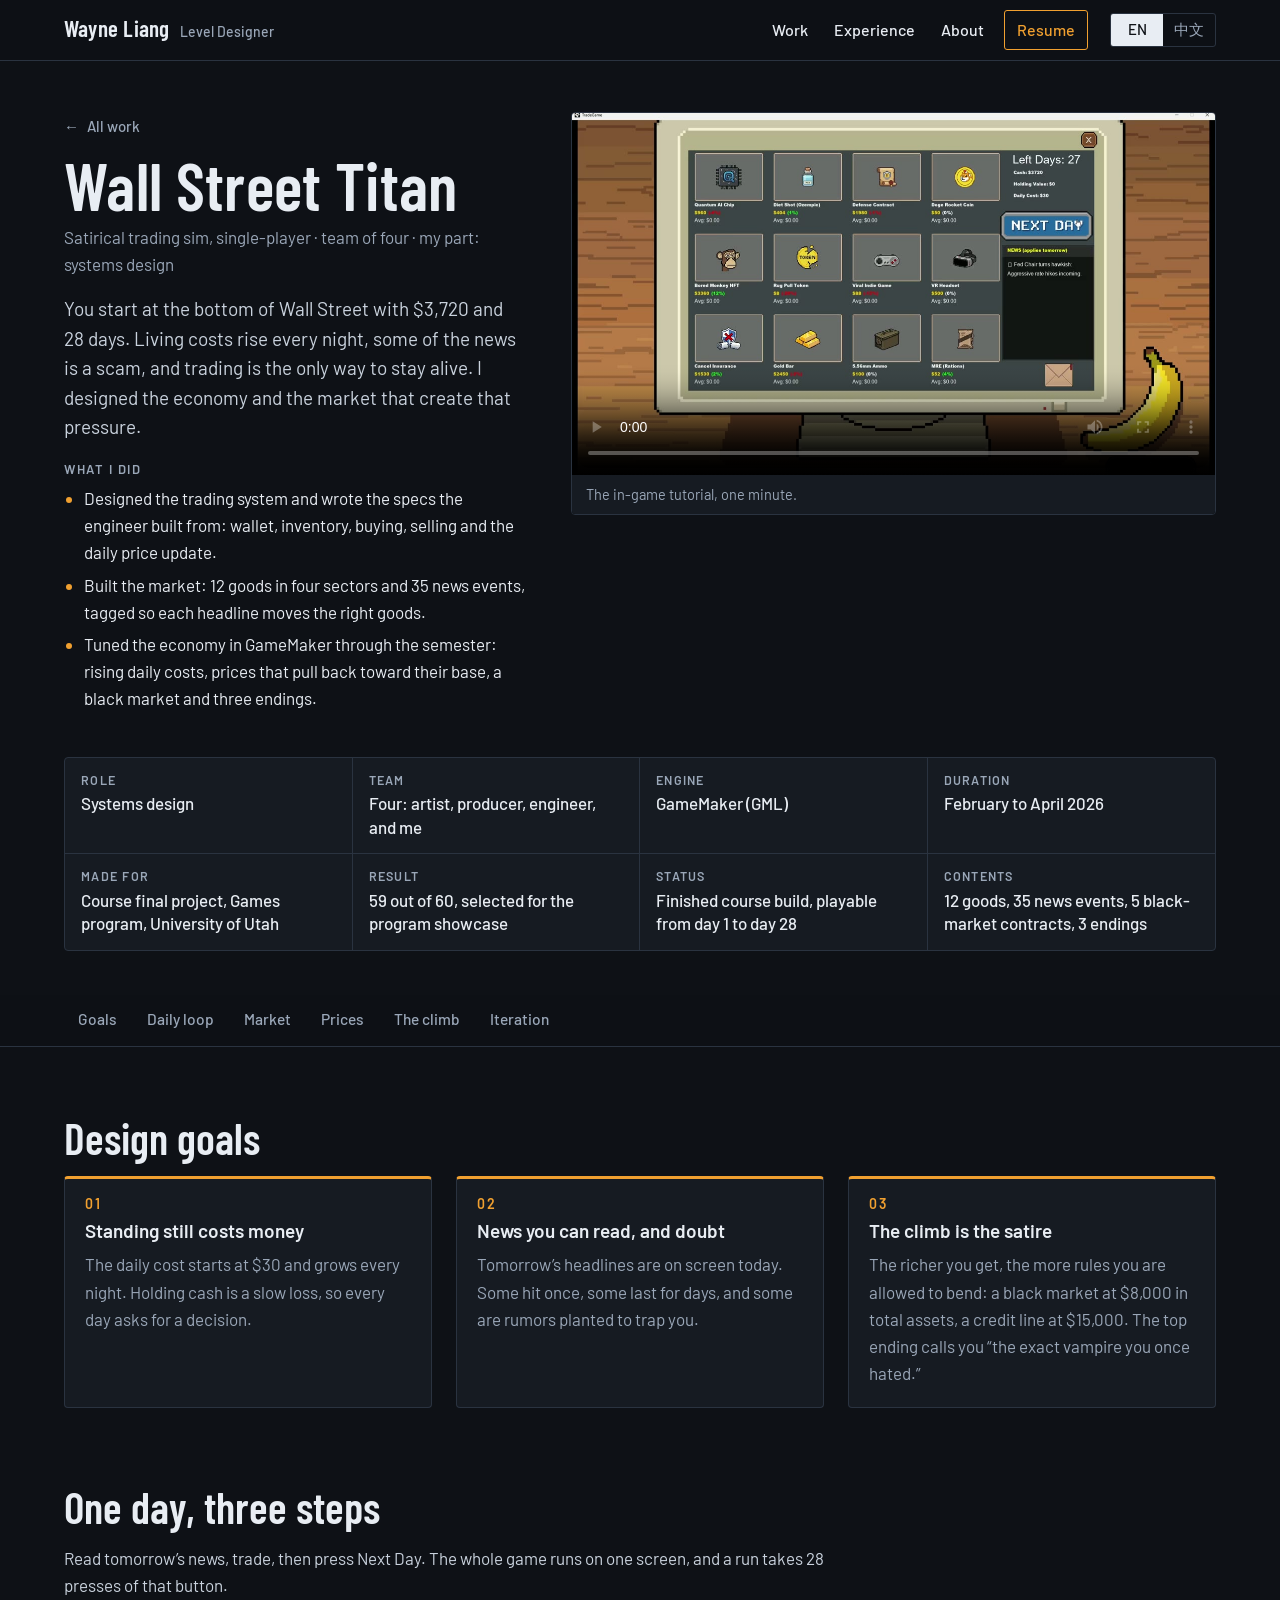
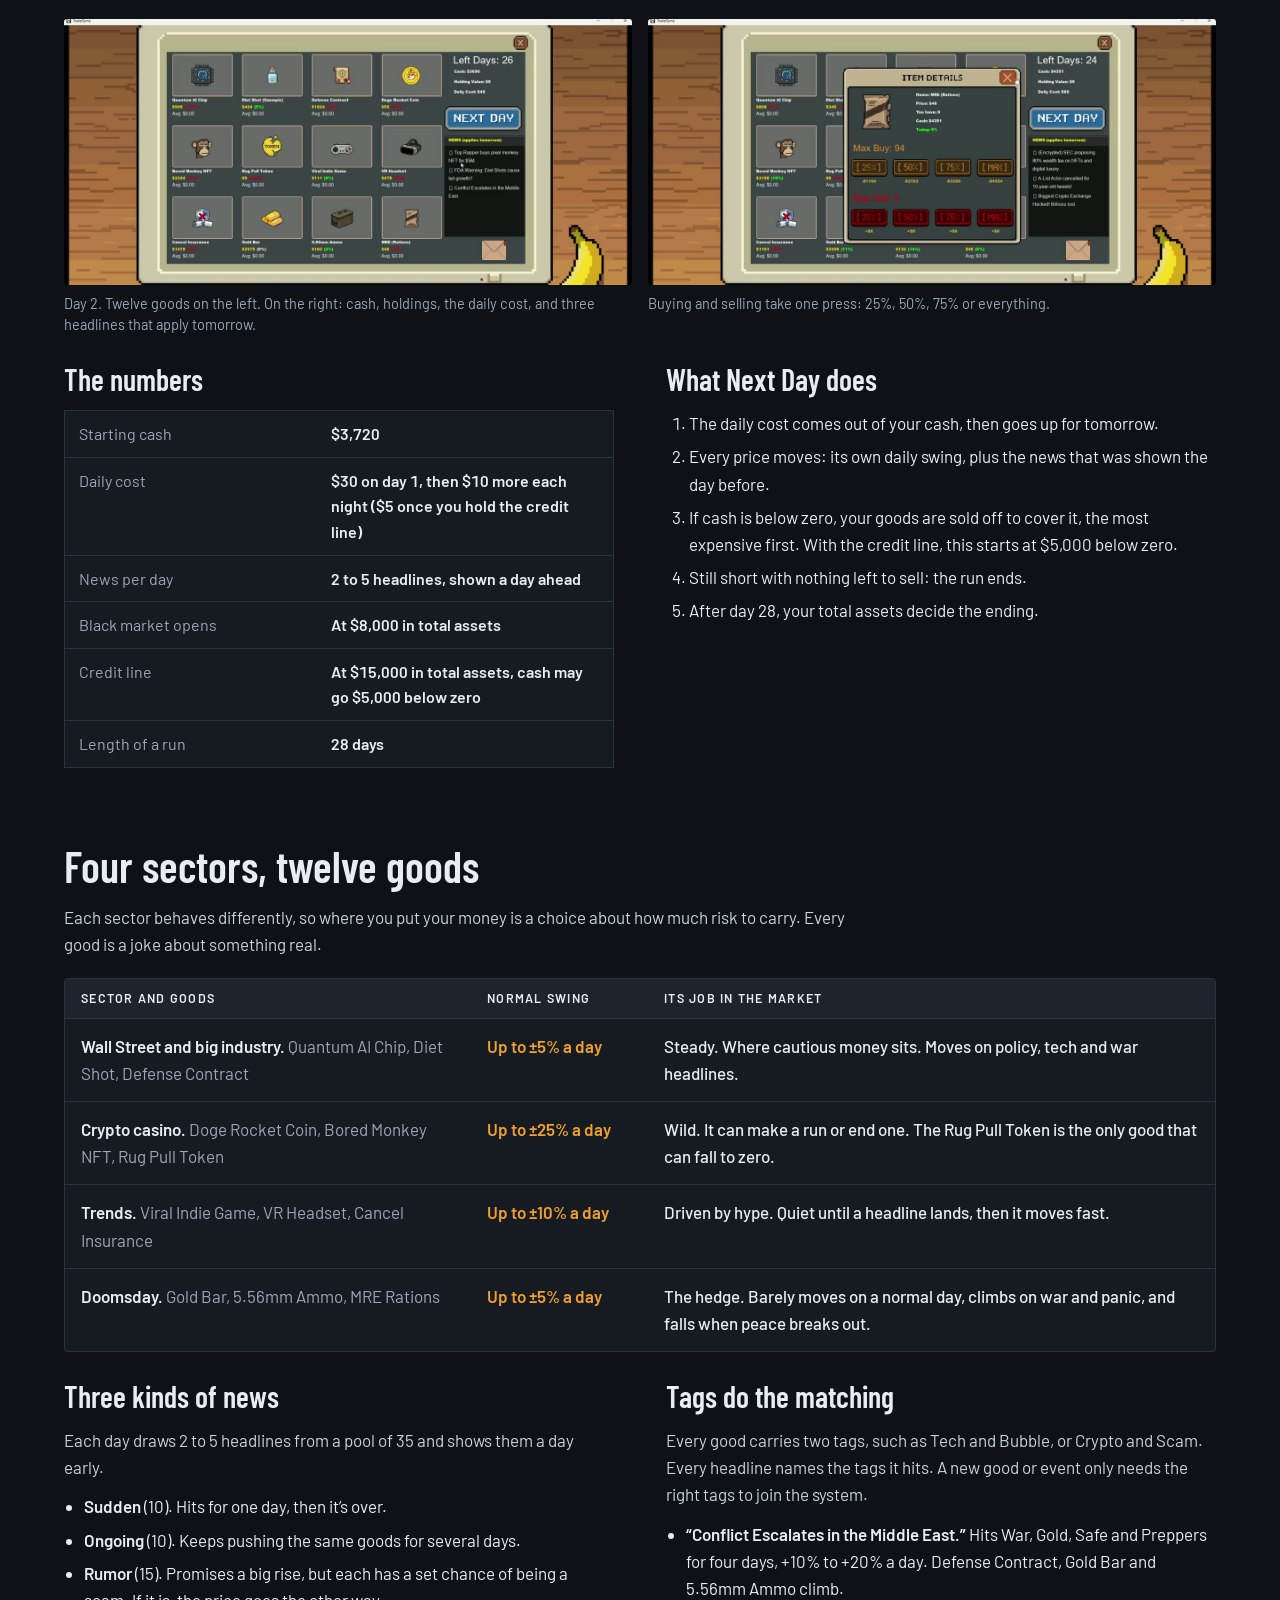
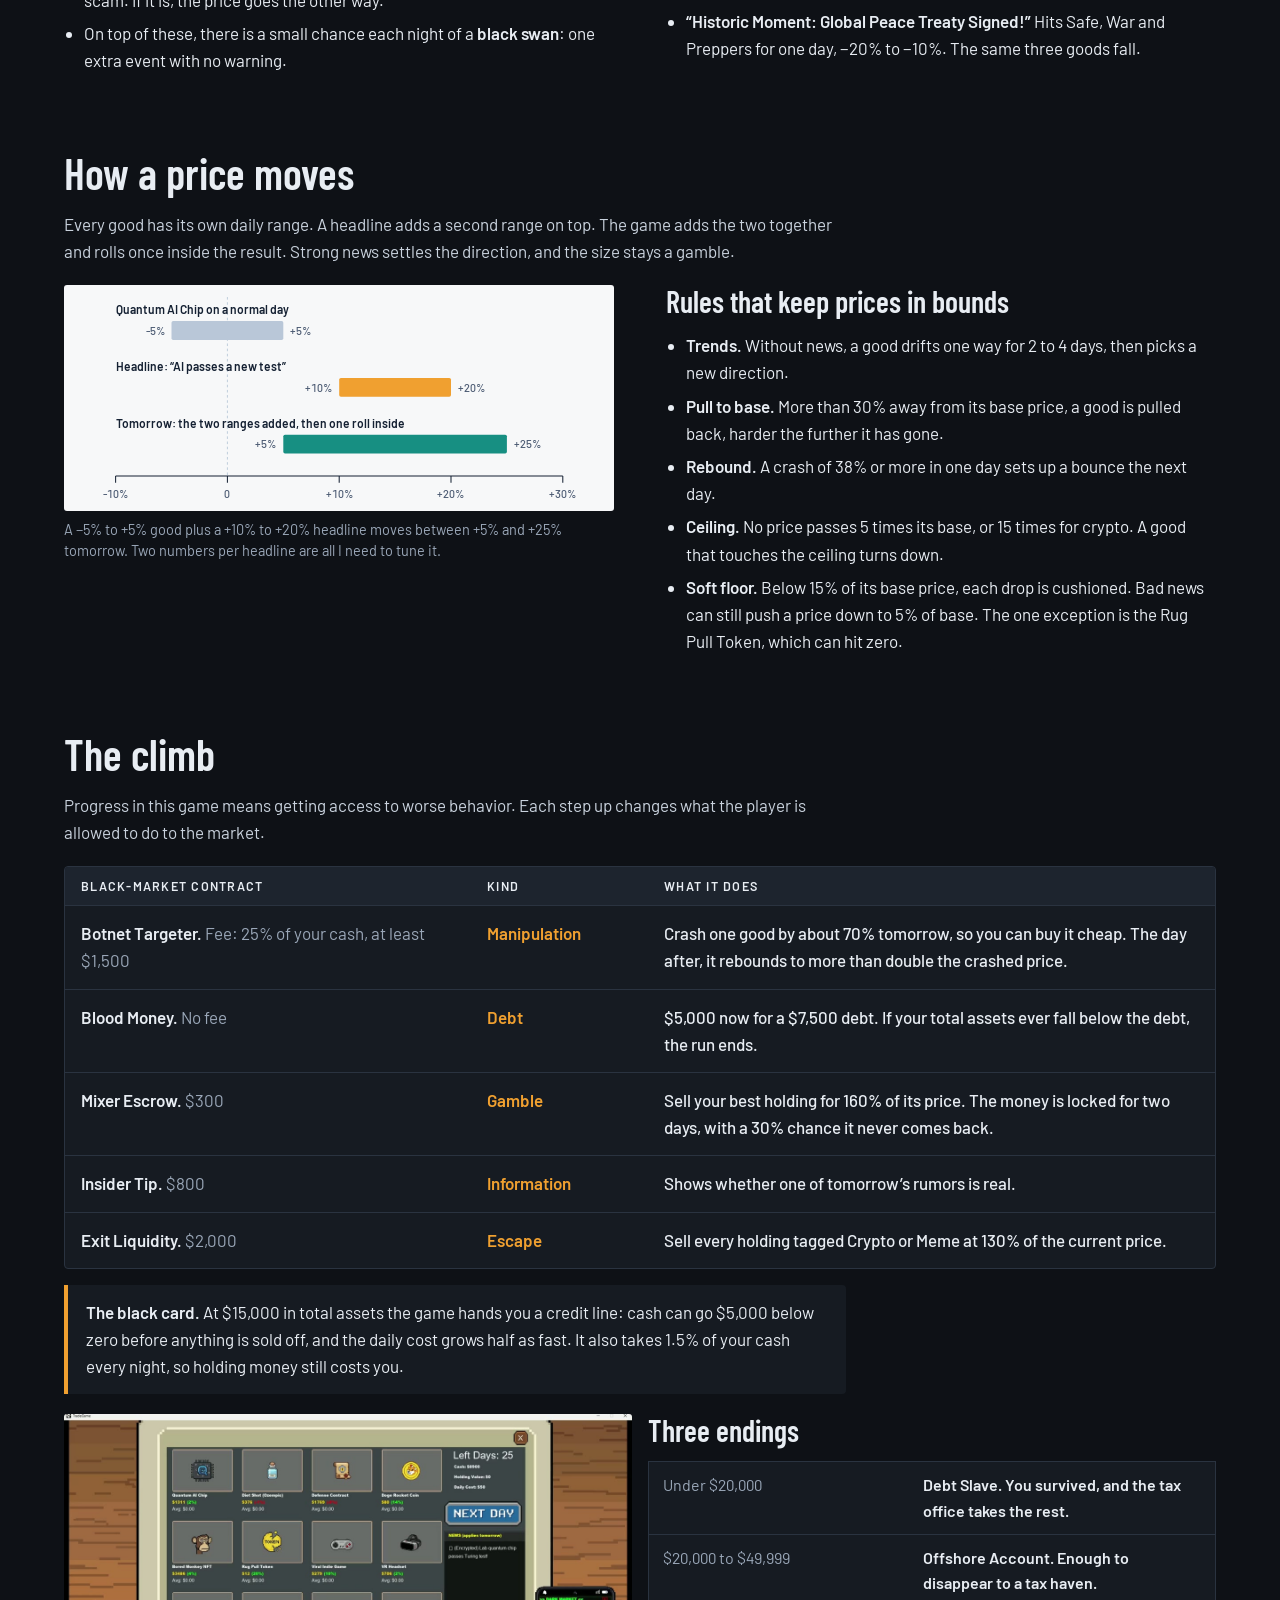
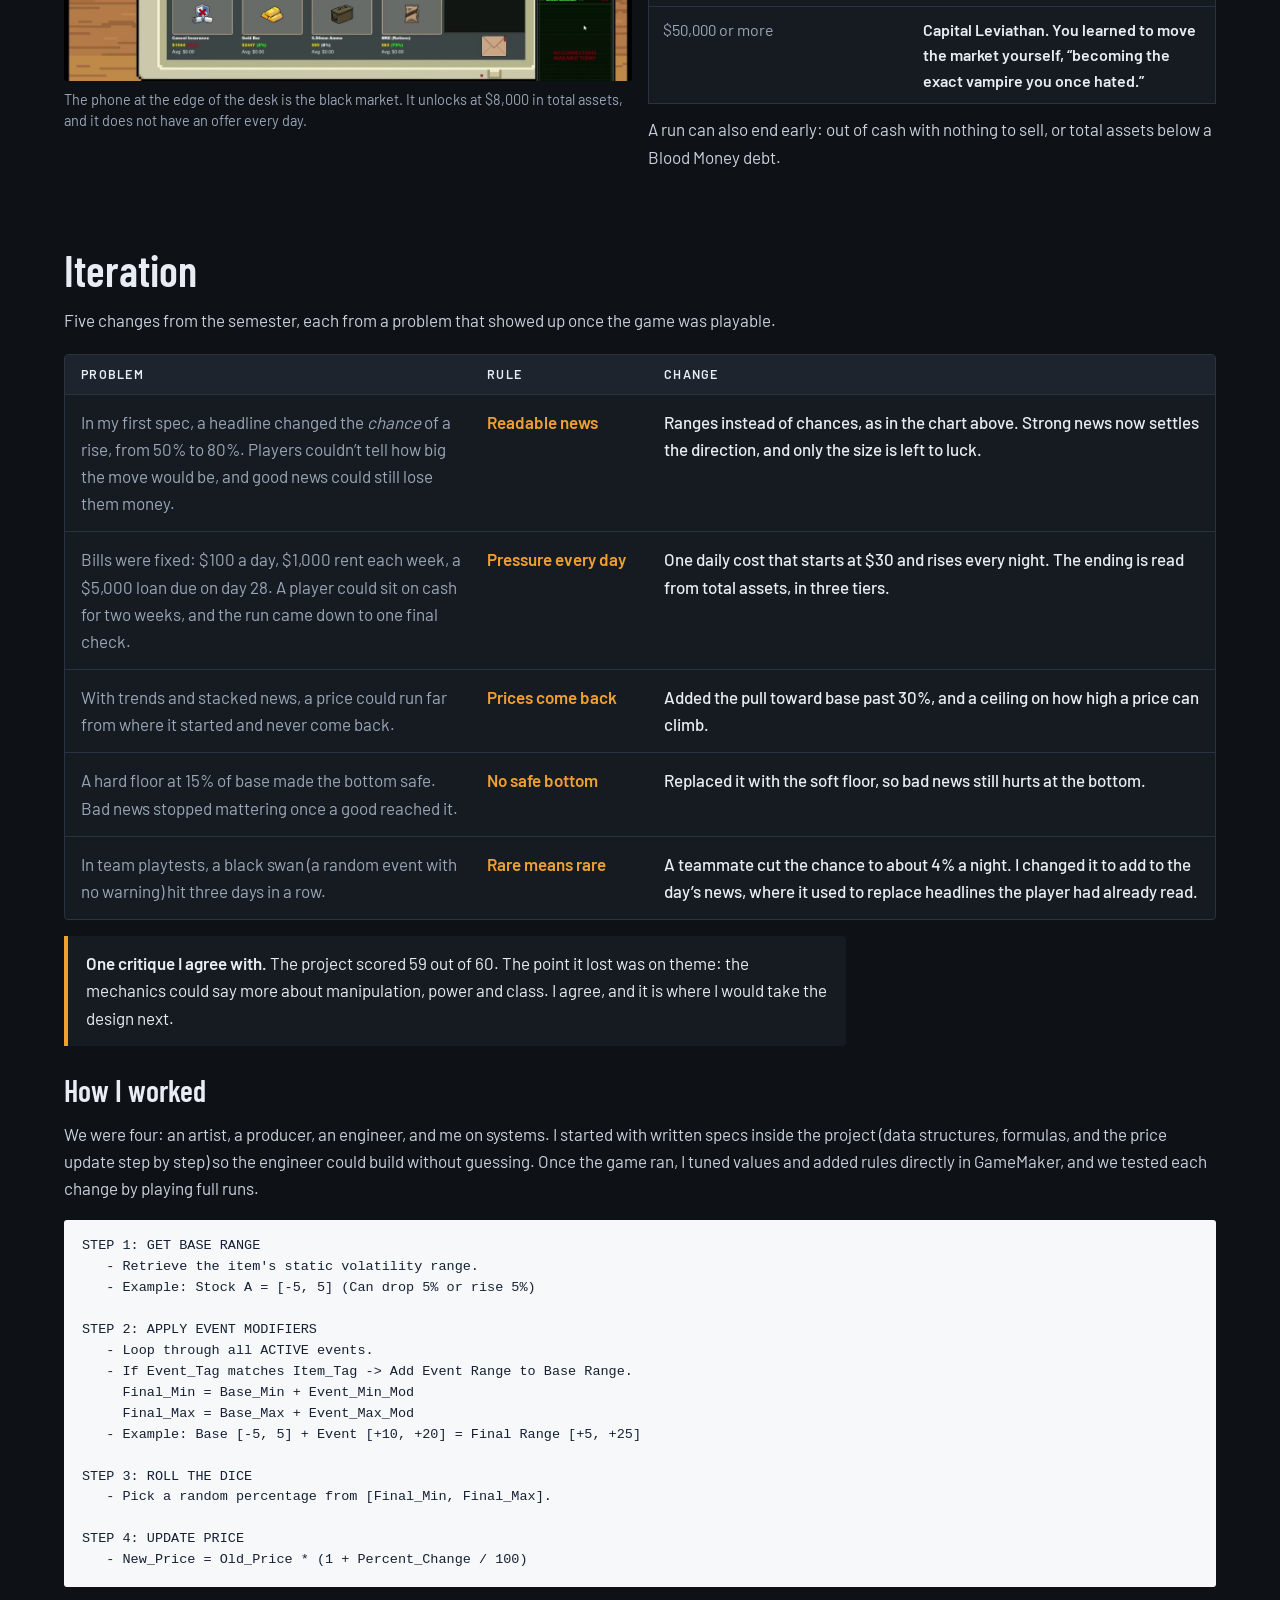
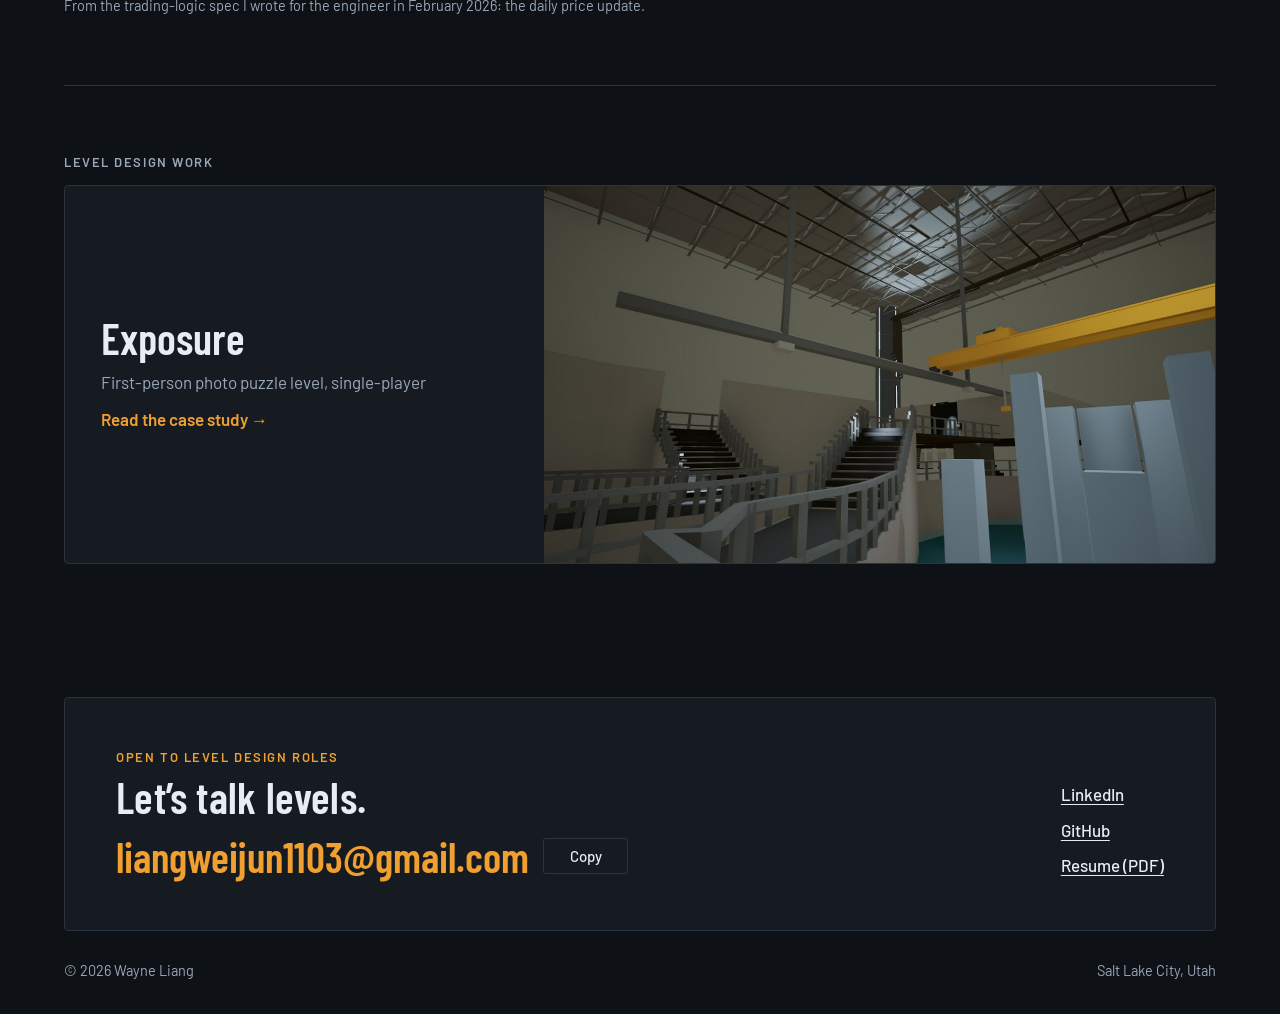
<file: wall-street-titan.html>
<!DOCTYPE html>
<html lang="en" data-lang="en">
<head>
<meta charset="utf-8">
<meta name="viewport" content="width=device-width,initial-scale=1">
<title data-zh="Wall Street Titan | Wayne Liang，关卡设计师">Wall Street Titan | Wayne Liang, Level Designer</title>
<meta name="description" content="Wall Street Titan: a satirical 28-day trading sim made in GameMaker by a team of four. Systems design: the economy, the market model, news events and the black market.">
<meta property="og:type" content="website">
<meta property="og:title" content="Wall Street Titan | Wayne Liang, Level Designer">
<meta property="og:description" content="Wall Street Titan: a satirical 28-day trading sim made in GameMaker by a team of four. Systems design: the economy, the market model, news events and the black market.">
<meta property="og:url" content="https://wayne1-l.github.io/portfolio/wall-street-titan.html">
<meta property="og:image" content="https://wayne1-l.github.io/portfolio/img/wst/main.jpg">
<meta name="twitter:card" content="summary_large_image">
<meta name="theme-color" content="#0E1116">
<link rel="icon" href="data:image/svg+xml,%3Csvg xmlns='http://www.w3.org/2000/svg' viewBox='0 0 32 32'%3E%3Crect width='32' height='32' rx='4' fill='%230E1116'/%3E%3Ccircle cx='16' cy='16' r='7' fill='%23F0A030'/%3E%3C/svg%3E">
<link rel="preload" href="fonts/barlow-condensed-latin-600-normal.woff2" as="font" type="font/woff2" crossorigin>
<link rel="preload" href="fonts/barlow-latin-400-normal.woff2" as="font" type="font/woff2" crossorigin>
<script>/* pick the language before the first paint: #zh, then the last choice, then the browser's language */
(function(){var r=document.documentElement,s=null;try{s=localStorage.getItem('lang')}catch(e){}
if(location.hash==='#zh'||s==='zh'||(s===null&&/^zh/i.test(navigator.language||''))){r.setAttribute('data-lang','zh');r.lang='zh-CN'}})();</script>
<link rel="stylesheet" href="assets/site.css">
</head>
<body>
<div class="bar-outer"><div class="wrap">
<header class="bar">
  <a class="name" href="index.html"><b>Wayne Liang</b><span><span data-l="en">Level Designer</span><span data-l="zh" lang="zh-CN">关卡设计师</span></span></a>
  <nav aria-label="Site">
    <a href="index.html#work"><span data-l="en">Work</span><span data-l="zh" lang="zh-CN">作品</span></a>
    <a href="index.html#experience"><span data-l="en">Experience</span><span data-l="zh" lang="zh-CN">经历</span></a>
    <a href="index.html#about"><span data-l="en">About</span><span data-l="zh" lang="zh-CN">关于</span></a>
    <a class="resume" href="Wayne_Liang_Resume.pdf" target="_blank" rel="noopener"><span data-l="en">Resume</span><span data-l="zh" lang="zh-CN">简历</span></a>
  </nav>
  <div class="lang" role="group" aria-label="Language">
    <button type="button" id="lang-en" data-setlang="en" aria-pressed="true">EN</button>
    <button type="button" id="lang-zh" data-setlang="zh" aria-pressed="false" lang="zh-CN">中文</button>
  </div>
</header>
</div></div>
<div class="wrap">
<section class="p-hero" aria-labelledby="p-h">
  <div>
    <a class="crumb" href="index.html#more">← <span data-l="en">All work</span><span data-l="zh" lang="zh-CN">全部作品</span></a>
    <h1 id="p-h">Wall Street Titan</h1>
    <p class="kind"><span data-l="en">Satirical trading sim, single-player · team of four · my part: systems design</span><span data-l="zh" lang="zh-CN">讽刺题材的交易模拟，单人游戏 · 四人团队 · 我负责系统设计</span></p>
    <p class="intent" data-l="en">You start at the bottom of Wall Street with $3,720 and 28 days. Living costs rise every night, some of the news is a scam, and trading is the only way to stay alive. I designed the economy and the market that create that pressure.</p>
<p class="intent" data-l="zh" lang="zh-CN">你带着 3,720 美元，从华尔街的最底层开始，一共 28 天。生活成本每晚都在涨，新闻里混着骗局，只有做交易才能活下去。这份压力背后的经济和市场，由我设计。</p>
    <p class="label did-h"><span data-l="en">What I did</span><span data-l="zh" lang="zh-CN">我负责的部分</span></p>
    <ul class="did" data-l="en">
  <li>Designed the trading system and wrote the specs the engineer built from: wallet, inventory, buying, selling and the daily price update.</li>
  <li>Built the market: 12 goods in four sectors and 35 news events, tagged so each headline moves the right goods.</li>
  <li>Tuned the economy in GameMaker through the semester: rising daily costs, prices that pull back toward their base, a black market and three endings.</li>
</ul>
<ul class="did" data-l="zh" lang="zh-CN">
  <li>设计交易系统，并写成规格说明交给程序实现：钱包、库存、买入、卖出和每日价格刷新。</li>
  <li>搭建市场：四个板块共 12 种商品、35 条新闻事件，用标签让每条新闻只影响对应的商品。</li>
  <li>整个学期在 GameMaker 里调数值：逐日上涨的生活成本、会向基础价回归的价格、黑市和三个结局。</li>
</ul>
  </div>
  <figure class="p-media"><video controls playsinline preload="metadata" poster="img/wst/poster.jpg" src="media/wst.mp4" aria-label="The in-game tutorial for Wall Street Titan, one minute long."></video>
    <figcaption><span data-l="en">The in-game tutorial, one minute.</span><span data-l="zh" lang="zh-CN">游戏内的教学视频，一分钟。</span></figcaption></figure>
</section>
  <dl class="facts">
    <div><dt><span data-l="en">Role</span><span data-l="zh" lang="zh-CN">角色</span></dt><dd><span data-l="en">Systems design</span><span data-l="zh" lang="zh-CN">系统设计</span></dd></div>
    <div><dt><span data-l="en">Team</span><span data-l="zh" lang="zh-CN">团队</span></dt><dd><span data-l="en">Four: artist, producer, engineer, and me</span><span data-l="zh" lang="zh-CN">四人：美术、制作人、程序和我</span></dd></div>
    <div><dt><span data-l="en">Engine</span><span data-l="zh" lang="zh-CN">引擎</span></dt><dd><span data-l="en">GameMaker (GML)</span><span data-l="zh" lang="zh-CN">GameMaker（GML）</span></dd></div>
    <div><dt><span data-l="en">Duration</span><span data-l="zh" lang="zh-CN">周期</span></dt><dd><span data-l="en">February to April 2026</span><span data-l="zh" lang="zh-CN">2026 年 2 月至 4 月</span></dd></div>
    <div><dt><span data-l="en">Made for</span><span data-l="zh" lang="zh-CN">项目来源</span></dt><dd><span data-l="en">Course final project, Games program, University of Utah</span><span data-l="zh" lang="zh-CN">犹他大学游戏专业课程期末作品</span></dd></div>
    <div><dt><span data-l="en">Result</span><span data-l="zh" lang="zh-CN">成绩</span></dt><dd><span data-l="en">59 out of 60, selected for the program showcase</span><span data-l="zh" lang="zh-CN">59/60，入选学院作品展</span></dd></div>
    <div><dt><span data-l="en">Status</span><span data-l="zh" lang="zh-CN">状态</span></dt><dd><span data-l="en">Finished course build, playable from day 1 to day 28</span><span data-l="zh" lang="zh-CN">课程完成版，可以从第 1 天玩到第 28 天</span></dd></div>
    <div><dt><span data-l="en">Contents</span><span data-l="zh" lang="zh-CN">内容</span></dt><dd><span data-l="en">12 goods, 35 news events, 5 black-market contracts, 3 endings</span><span data-l="zh" lang="zh-CN">12 种商品、35 条新闻事件、5 份黑市合约、3 个结局</span></dd></div>
  </dl>
</div>
<div class="toc-outer"><div class="wrap"><nav class="toc" aria-label="Sections">
    <a href="#w-goals" data-go="w-goals"><span data-l="en">Goals</span><span data-l="zh" lang="zh-CN">设计目标</span></a>
    <a href="#w-loop" data-go="w-loop"><span data-l="en">Daily loop</span><span data-l="zh" lang="zh-CN">每日循环</span></a>
    <a href="#w-market" data-go="w-market"><span data-l="en">Market</span><span data-l="zh" lang="zh-CN">市场</span></a>
    <a href="#w-prices" data-go="w-prices"><span data-l="en">Prices</span><span data-l="zh" lang="zh-CN">价格</span></a>
    <a href="#w-climb" data-go="w-climb"><span data-l="en">The climb</span><span data-l="zh" lang="zh-CN">向上爬</span></a>
    <a href="#w-iter" data-go="w-iter"><span data-l="en">Iteration</span><span data-l="zh" lang="zh-CN">迭代</span></a>
</nav></div></div>
<div class="wrap"><main>
<section class="block sub-wrap" style="border-top:0">
  <div class="sub" id="w-goals">
    <h3><span data-l="en">Design goals</span><span data-l="zh" lang="zh-CN">设计目标</span></h3>
    <ol class="goals">
      <li><h4><span data-l="en">Standing still costs money</span><span data-l="zh" lang="zh-CN">不动也在亏钱</span></h4>
        <p data-l="en">The daily cost starts at $30 and grows every night. Holding cash is a slow loss, so every day asks for a decision.</p>
<p data-l="zh" lang="zh-CN">每天的生活成本从 30 美元起步，每晚都涨。攥着现金就是慢慢亏，所以每一天都得做决定。</p></li>
      <li><h4><span data-l="en">News you can read, and doubt</span><span data-l="zh" lang="zh-CN">新闻能读懂，也该怀疑</span></h4>
        <p data-l="en">Tomorrow’s headlines are on screen today. Some hit once, some last for days, and some are rumors planted to trap you.</p>
<p data-l="zh" lang="zh-CN">明天的新闻今天就能看到。有的只影响一天，有的持续好几天，还有的是专门骗人接盘的谣言。</p></li>
      <li><h4><span data-l="en">The climb is the satire</span><span data-l="zh" lang="zh-CN">往上爬，就是讽刺本身</span></h4>
        <p data-l="en">The richer you get, the more rules you are allowed to bend: a black market at $8,000 in total assets, a credit line at $15,000. The top ending calls you “the exact vampire you once hated.”</p>
<p data-l="zh" lang="zh-CN">钱越多，能钻的空子越多：总资产到 8,000 美元开放黑市，到 15,000 美元给信用额度。最高一档的结局说，你变成了“自己曾经最讨厌的那种吸血鬼”。</p></li>
    </ol>
  </div>

  <div class="sub" id="w-loop">
    <h3><span data-l="en">One day, three steps</span><span data-l="zh" lang="zh-CN">一天三步</span></h3>
    <p class="intro" data-l="en">Read tomorrow’s news, trade, then press Next Day. The whole game runs on one screen, and a run takes 28 presses of that button.</p>
<p class="intro" data-l="zh" lang="zh-CN">看明天的新闻，交易，然后按“下一天”。整个游戏只有一个界面，一局就是按 28 次这个按钮。</p>
    <div class="figs">
      <figure><img src="img/wst/main.jpg" width="1280" height="600" loading="lazy" alt="The trading screen on day two: twelve goods in a grid, with cash, holdings and daily cost at the top right and three headlines for tomorrow below.">
  <figcaption><span data-l="en">Day 2. Twelve goods on the left. On the right: cash, holdings, the daily cost, and three headlines that apply tomorrow.</span><span data-l="zh" lang="zh-CN">第 2 天。左边是 12 种商品；右边是现金、持仓市值、每日成本，以及明天生效的三条新闻。</span></figcaption></figure>
      <figure><img src="img/wst/trade.jpg" width="1280" height="600" loading="lazy" alt="The item details window for a good, with four buy buttons and four sell buttons marked 25, 50, 75 percent and max.">
  <figcaption><span data-l="en">Buying and selling take one press: 25%, 50%, 75% or everything.</span><span data-l="zh" lang="zh-CN">买卖只要按一下：25%、50%、75% 或全部。</span></figcaption></figure>
    </div>
    <div class="two" style="margin-top:28px">
      <div>
        <h4 class="h3d"><span data-l="en">The numbers</span><span data-l="zh" lang="zh-CN">关键数值</span></h4>
        <table class="metrics">
          <tr><th scope="row"><span data-l="en">Starting cash</span><span data-l="zh" lang="zh-CN">初始现金</span></th><td>$3,720</td></tr>
          <tr><th scope="row"><span data-l="en">Daily cost</span><span data-l="zh" lang="zh-CN">每日成本</span></th><td><span data-l="en">$30 on day 1, then $10 more each night ($5 once you hold the credit line)</span><span data-l="zh" lang="zh-CN">第 1 天 30 美元，之后每晚加 10 美元（拿到信用额度后每晚加 5 美元）</span></td></tr>
          <tr><th scope="row"><span data-l="en">News per day</span><span data-l="zh" lang="zh-CN">每天的新闻</span></th><td><span data-l="en">2 to 5 headlines, shown a day ahead</span><span data-l="zh" lang="zh-CN">2 到 5 条，提前一天显示</span></td></tr>
          <tr><th scope="row"><span data-l="en">Black market opens</span><span data-l="zh" lang="zh-CN">黑市开放</span></th><td><span data-l="en">At $8,000 in total assets</span><span data-l="zh" lang="zh-CN">总资产达到 8,000 美元</span></td></tr>
          <tr><th scope="row"><span data-l="en">Credit line</span><span data-l="zh" lang="zh-CN">信用额度</span></th><td><span data-l="en">At $15,000 in total assets, cash may go $5,000 below zero</span><span data-l="zh" lang="zh-CN">总资产达到 15,000 美元后，现金可以透支 5,000 美元</span></td></tr>
          <tr><th scope="row"><span data-l="en">Length of a run</span><span data-l="zh" lang="zh-CN">一局长度</span></th><td><span data-l="en">28 days</span><span data-l="zh" lang="zh-CN">28 天</span></td></tr>
        </table>
      </div>
      <div class="stack">
        <h4 class="h3d"><span data-l="en">What Next Day does</span><span data-l="zh" lang="zh-CN">按下“下一天”之后</span></h4>
        <ol class="next" data-l="en">
  <li>The daily cost comes out of your cash, then goes up for tomorrow.</li>
  <li>Every price moves: its own daily swing, plus the news that was shown the day before.</li>
  <li>If cash is below zero, your goods are sold off to cover it, the most expensive first. With the credit line, this starts at $5,000 below zero.</li>
  <li>Still short with nothing left to sell: the run ends.</li>
  <li>After day 28, your total assets decide the ending.</li>
</ol>
<ol class="next" data-l="zh" lang="zh-CN">
  <li>先从现金里扣掉当天的成本，明天的成本随即上调。</li>
  <li>所有价格刷新：商品自身的日常波动，加上前一天预告的新闻影响。</li>
  <li>现金低于零时，系统从最贵的商品开始强制卖出抵债；有信用额度的话，透支超过 5,000 美元才开始。</li>
  <li>卖光了还是不够，这一局就结束。</li>
  <li>第 28 天结束后，按总资产决定结局。</li>
</ol>
      </div>
    </div>
  </div>

  <div class="sub" id="w-market">
    <h3><span data-l="en">Four sectors, twelve goods</span><span data-l="zh" lang="zh-CN">四个板块，十二种商品</span></h3>
    <p class="intro" data-l="en">Each sector behaves differently, so where you put your money is a choice about how much risk to carry. Every good is a joke about something real.</p>
<p class="intro" data-l="zh" lang="zh-CN">每个板块的脾气不同，钱放在哪里，就是在选承担多大风险。每种商品都在影射现实里的某样东西。</p>
    <ul class="audit">
  <li class="head" aria-hidden="true"><span><span data-l="en">Sector and goods</span><span data-l="zh" lang="zh-CN">板块与商品</span></span><span><span data-l="en">Normal swing</span><span data-l="zh" lang="zh-CN">日常波动</span></span><span><span data-l="en">Its job in the market</span><span data-l="zh" lang="zh-CN">在市场里的作用</span></span></li>
  <li><span><span data-l="en"><b>Wall Street and big industry.</b> Quantum AI Chip, Diet Shot, Defense Contract</span><span data-l="zh" lang="zh-CN"><b>华尔街与大企业。</b>量子 AI 芯片、减肥神药、国防订单</span></span>
    <span class="rule"><span data-l="en">Up to ±5% a day</span><span data-l="zh" lang="zh-CN">每天最多 ±5%</span></span>
    <span class="fix"><span data-l="en">Steady. Where cautious money sits. Moves on policy, tech and war headlines.</span><span data-l="zh" lang="zh-CN">稳。谨慎的钱放在这里，受政策、科技和战争新闻影响。</span></span></li>
  <li><span><span data-l="en"><b>Crypto casino.</b> Doge Rocket Coin, Bored Monkey NFT, Rug Pull Token</span><span data-l="zh" lang="zh-CN"><b>加密赌场。</b>狗头火箭币、无聊猴 NFT、跑路代币</span></span>
    <span class="rule"><span data-l="en">Up to ±25% a day</span><span data-l="zh" lang="zh-CN">每天最多 ±25%</span></span>
    <span class="fix"><span data-l="en">Wild. It can make a run or end one. The Rug Pull Token is the only good that can fall to zero.</span><span data-l="zh" lang="zh-CN">疯。能让你翻身，也能让你出局。跑路代币是唯一会归零的商品。</span></span></li>
  <li><span><span data-l="en"><b>Trends.</b> Viral Indie Game, VR Headset, Cancel Insurance</span><span data-l="zh" lang="zh-CN"><b>潮流。</b>爆款独立游戏、VR 头显、取消文化保险</span></span>
    <span class="rule"><span data-l="en">Up to ±10% a day</span><span data-l="zh" lang="zh-CN">每天最多 ±10%</span></span>
    <span class="fix"><span data-l="en">Driven by hype. Quiet until a headline lands, then it moves fast.</span><span data-l="zh" lang="zh-CN">靠热度驱动。平时安静，新闻一来就动得很快。</span></span></li>
  <li><span><span data-l="en"><b>Doomsday.</b> Gold Bar, 5.56mm Ammo, MRE Rations</span><span data-l="zh" lang="zh-CN"><b>末日储备。</b>金条、5.56 毫米子弹、军用口粮</span></span>
    <span class="rule"><span data-l="en">Up to ±5% a day</span><span data-l="zh" lang="zh-CN">每天最多 ±5%</span></span>
    <span class="fix"><span data-l="en">The hedge. Barely moves on a normal day, climbs on war and panic, and falls when peace breaks out.</span><span data-l="zh" lang="zh-CN">避险。平时几乎不动，战争和恐慌时上涨，世界和平时下跌。</span></span></li>
</ul>
    <div class="two" style="margin-top:28px">
      <div class="stack">
        <h4 class="h3d"><span data-l="en">Three kinds of news</span><span data-l="zh" lang="zh-CN">三种新闻</span></h4>
        <p data-l="en">Each day draws 2 to 5 headlines from a pool of 35 and shows them a day early.</p>
<p data-l="zh" lang="zh-CN">每天从 35 条里抽 2 到 5 条，提前一天显示。</p>
        <ul class="next" data-l="en">
  <li><b>Sudden</b> (10). Hits for one day, then it’s over.</li>
  <li><b>Ongoing</b> (10). Keeps pushing the same goods for several days.</li>
  <li><b>Rumor</b> (15). Promises a big rise, but each has a set chance of being a scam. If it is, the price goes the other way.</li>
  <li>On top of these, there is a small chance each night of a <b>black swan</b>: one extra event with no warning.</li>
</ul>
<ul class="next" data-l="zh" lang="zh-CN">
  <li><b>突发</b>（10 条）。只影响一天。</li>
  <li><b>持续</b>（10 条）。连续几天推动同一批商品。</li>
  <li><b>谣言</b>（15 条）。许诺大涨，但每条都有固定的概率是骗局；是骗局的话，价格反着走。</li>
  <li>此外，每晚有很小的概率出现<b>黑天鹅</b>：一条没有预告的额外事件。</li>
</ul>
      </div>
      <div class="stack">
        <h4 class="h3d"><span data-l="en">Tags do the matching</span><span data-l="zh" lang="zh-CN">用标签配对</span></h4>
        <p data-l="en">Every good carries two tags, such as Tech and Bubble, or Crypto and Scam. Every headline names the tags it hits. A new good or event only needs the right tags to join the system.</p>
<p data-l="zh" lang="zh-CN">每种商品带两个标签，比如“科技”和“泡沫”，或“加密”和“骗局”。每条新闻写明它影响哪些标签。以后加新商品或新事件，只要标签对上就能接进系统。</p>
<ul class="next" data-l="en">
  <li><b>“Conflict Escalates in the Middle East.”</b> Hits War, Gold, Safe and Preppers for four days, +10% to +20% a day. Defense Contract, Gold Bar and 5.56mm Ammo climb.</li>
  <li><b>“Historic Moment: Global Peace Treaty Signed!”</b> Hits Safe, War and Preppers for one day, −20% to −10%. The same three goods fall.</li>
</ul>
<ul class="next" data-l="zh" lang="zh-CN">
  <li><b>“中东冲突升级。”</b>连续四天影响“战争”“黄金”“避险”“末日储备”标签，每天 +10% 到 +20%。国防订单、金条和 5.56 毫米子弹上涨。</li>
  <li><b>“历史性时刻：全球和平条约签署！”</b>影响“避险”“战争”“末日储备”标签一天，−20% 到 −10%。同样这三种商品下跌。</li>
</ul>
      </div>
    </div>
  </div>

  <div class="sub" id="w-prices">
    <h3><span data-l="en">How a price moves</span><span data-l="zh" lang="zh-CN">价格怎么动</span></h3>
    <p class="intro" data-l="en">Every good has its own daily range. A headline adds a second range on top. The game adds the two together and rolls once inside the result. Strong news settles the direction, and the size stays a gamble.</p>
<p class="intro" data-l="zh" lang="zh-CN">每种商品有自己的日常波动区间，新闻再叠加一个区间。游戏把两个区间相加，在结果里随机取一次。够强的新闻能定下方向，涨跌多少仍然要赌。</p>
    <div class="two" style="margin-top:20px">
      <figure><svg class="chart" viewBox="0 0 640 262" role="img" aria-label="A chip that normally moves between minus 5 and plus 5 percent a day, plus a headline worth plus 10 to plus 20, gives a range of plus 5 to plus 25 percent for tomorrow."><path class="zero" d="M190 14V222"/><text class="k" x="60" y="34" data-l="en">Quantum AI Chip on a normal day</text><text class="k" x="60" y="34" data-l="zh" lang="zh-CN">量子 AI 芯片，平常的一天</text><rect class="b0" x="125" y="42" width="130" height="22" rx="2"/><text class="n" x="117" y="58" text-anchor="end">-5%</text><text class="n" x="263" y="58">+5%</text><text class="k" x="60" y="100" data-l="en">Headline: “AI passes a new test”</text><text class="k" x="60" y="100" data-l="zh" lang="zh-CN">新闻：“AI 通过新测试”</text><rect class="b1" x="320" y="108" width="130" height="22" rx="2"/><text class="n" x="312" y="124" text-anchor="end">+10%</text><text class="n" x="458" y="124">+20%</text><text class="k" x="60" y="166" data-l="en">Tomorrow: the two ranges added, then one roll inside</text><text class="k" x="60" y="166" data-l="zh" lang="zh-CN">明天：两个区间相加，再在里面随机一次</text><rect class="b2" x="255" y="174" width="260" height="22" rx="2"/><text class="n" x="247" y="190" text-anchor="end">+5%</text><text class="n" x="523" y="190">+25%</text><g class="ax"><path d="M60 222H580"/><path d="M60 222v8"/><text class="n" x="60" y="248" text-anchor="middle">-10%</text><path d="M190 222v8"/><text class="n" x="190" y="248" text-anchor="middle">0</text><path d="M320 222v8"/><text class="n" x="320" y="248" text-anchor="middle">+10%</text><path d="M450 222v8"/><text class="n" x="450" y="248" text-anchor="middle">+20%</text><path d="M580 222v8"/><text class="n" x="580" y="248" text-anchor="middle">+30%</text></g></svg>
        <figcaption><span data-l="en">A −5% to +5% good plus a +10% to +20% headline moves between +5% and +25% tomorrow. Two numbers per headline are all I need to tune it.</span><span data-l="zh" lang="zh-CN">日常波动 −5% 到 +5% 的商品，遇上 +10% 到 +20% 的新闻，明天的涨幅落在 +5% 到 +25% 之间。每条新闻只要调两个数。</span></figcaption></figure>
      <div class="stack">
        <h4 class="h3d"><span data-l="en">Rules that keep prices in bounds</span><span data-l="zh" lang="zh-CN">防止价格失控的规则</span></h4>
        <ul class="next" data-l="en">
  <li><b>Trends.</b> Without news, a good drifts one way for 2 to 4 days, then picks a new direction.</li>
  <li><b>Pull to base.</b> More than 30% away from its base price, a good is pulled back, harder the further it has gone.</li>
  <li><b>Rebound.</b> A crash of 38% or more in one day sets up a bounce the next day.</li>
  <li><b>Ceiling.</b> No price passes 5 times its base, or 15 times for crypto. A good that touches the ceiling turns down.</li>
  <li><b>Soft floor.</b> Below 15% of its base price, each drop is cushioned. Bad news can still push a price down to 5% of base. The one exception is the Rug Pull Token, which can hit zero.</li>
</ul>
<ul class="next" data-l="zh" lang="zh-CN">
  <li><b>趋势。</b>没有新闻时，商品朝一个方向走 2 到 4 天，再重新选方向。</li>
  <li><b>向基础价回归。</b>偏离基础价超过 30% 后会被往回拉，偏得越远拉得越狠。</li>
  <li><b>反弹。</b>单日暴跌 38% 以上，第二天会有一次反弹。</li>
  <li><b>价格上限。</b>任何价格不超过基础价的 5 倍，加密类是 15 倍；碰到上限就掉头。</li>
  <li><b>软下限。</b>跌破基础价的 15% 后，跌幅会被缓冲；但坏消息仍能把价格压到基础价的 5%。唯一的例外是跑路代币，它可以直接归零。</li>
</ul>
      </div>
    </div>
  </div>

  <div class="sub" id="w-climb">
    <h3><span data-l="en">The climb</span><span data-l="zh" lang="zh-CN">向上爬</span></h3>
    <p class="intro" data-l="en">Progress in this game means getting access to worse behavior. Each step up changes what the player is allowed to do to the market.</p>
<p class="intro" data-l="zh" lang="zh-CN">在这个游戏里，进步的意思是能做更坏的事。每上一级，玩家能对市场动的手脚就多一些。</p>
    <ul class="audit">
  <li class="head" aria-hidden="true"><span><span data-l="en">Black-market contract</span><span data-l="zh" lang="zh-CN">黑市合约</span></span><span><span data-l="en">Kind</span><span data-l="zh" lang="zh-CN">类型</span></span><span><span data-l="en">What it does</span><span data-l="zh" lang="zh-CN">效果</span></span></li>
  <li><span><span data-l="en"><b>Botnet Targeter.</b> Fee: 25% of your cash, at least $1,500</span><span data-l="zh" lang="zh-CN"><b>僵尸网络。</b>费用：现金的 25%，最低 1,500 美元</span></span>
    <span class="rule"><span data-l="en">Manipulation</span><span data-l="zh" lang="zh-CN">操纵</span></span>
    <span class="fix"><span data-l="en">Crash one good by about 70% tomorrow, so you can buy it cheap. The day after, it rebounds to more than double the crashed price.</span><span data-l="zh" lang="zh-CN">让一种商品明天暴跌约 70%，方便你抄底；后天它会涨回暴跌价的两倍以上。</span></span></li>
  <li><span><span data-l="en"><b>Blood Money.</b> No fee</span><span data-l="zh" lang="zh-CN"><b>血债。</b>不收费</span></span>
    <span class="rule"><span data-l="en">Debt</span><span data-l="zh" lang="zh-CN">借债</span></span>
    <span class="fix"><span data-l="en">$5,000 now for a $7,500 debt. If your total assets ever fall below the debt, the run ends.</span><span data-l="zh" lang="zh-CN">马上拿到 5,000 美元，背上 7,500 美元的债。总资产一旦低于这笔债，这一局就结束。</span></span></li>
  <li><span><span data-l="en"><b>Mixer Escrow.</b> $300</span><span data-l="zh" lang="zh-CN"><b>混币托管。</b>300 美元</span></span>
    <span class="rule"><span data-l="en">Gamble</span><span data-l="zh" lang="zh-CN">押注</span></span>
    <span class="fix"><span data-l="en">Sell your best holding for 160% of its price. The money is locked for two days, with a 30% chance it never comes back.</span><span data-l="zh" lang="zh-CN">把最值钱的持仓按 160% 的价格卖出。钱锁两天，有 30% 的概率拿不回来。</span></span></li>
  <li><span><span data-l="en"><b>Insider Tip.</b> $800</span><span data-l="zh" lang="zh-CN"><b>内幕消息。</b>800 美元</span></span>
    <span class="rule"><span data-l="en">Information</span><span data-l="zh" lang="zh-CN">情报</span></span>
    <span class="fix"><span data-l="en">Shows whether one of tomorrow’s rumors is real.</span><span data-l="zh" lang="zh-CN">告诉你明天的一条谣言是真是假。</span></span></li>
  <li><span><span data-l="en"><b>Exit Liquidity.</b> $2,000</span><span data-l="zh" lang="zh-CN"><b>出货通道。</b>2,000 美元</span></span>
    <span class="rule"><span data-l="en">Escape</span><span data-l="zh" lang="zh-CN">脱身</span></span>
    <span class="fix"><span data-l="en">Sell every holding tagged Crypto or Meme at 130% of the current price.</span><span data-l="zh" lang="zh-CN">把手上所有带“加密”或“迷因”标签的持仓，按现价的 130% 卖出。</span></span></li>
</ul>
    <p class="kept" data-l="en"><strong>The black card.</strong> At $15,000 in total assets the game hands you a credit line: cash can go $5,000 below zero before anything is sold off, and the daily cost grows half as fast. It also takes 1.5% of your cash every night, so holding money still costs you.</p>
<p class="kept" data-l="zh" lang="zh-CN"><strong>黑卡。</strong>总资产到 15,000 美元，游戏给你一条信用额度：现金可以透支 5,000 美元才会被强制卖出，每日成本的涨速也减半。但它每晚还会抽走现金的 1.5%，所以攥着钱照样在亏。</p>
    <div class="figs">
      <figure><img src="img/wst/darkweb.jpg" width="1280" height="600" loading="lazy" alt="The trading screen with a phone at the lower right showing a dark market app with no offer today.">
  <figcaption><span data-l="en">The phone at the edge of the desk is the black market. It unlocks at $8,000 in total assets, and it does not have an offer every day.</span><span data-l="zh" lang="zh-CN">桌边的手机就是黑市，总资产到 8,000 美元时解锁。它不是每天都有合约可签。</span></figcaption></figure>
      <div class="stack">
        <h4 class="h3d"><span data-l="en">Three endings</span><span data-l="zh" lang="zh-CN">三个结局</span></h4>
        <table class="metrics">
          <tr><th scope="row"><span data-l="en">Under $20,000</span><span data-l="zh" lang="zh-CN">不到 20,000 美元</span></th><td><span data-l="en">Debt Slave. You survived, and the tax office takes the rest.</span><span data-l="zh" lang="zh-CN">债务奴隶。你活下来了，剩下的归税务局。</span></td></tr>
          <tr><th scope="row"><span data-l="en">$20,000 to $49,999</span><span data-l="zh" lang="zh-CN">20,000 到 49,999 美元</span></th><td><span data-l="en">Offshore Account. Enough to disappear to a tax haven.</span><span data-l="zh" lang="zh-CN">离岸账户。够你躲去避税天堂。</span></td></tr>
          <tr><th scope="row"><span data-l="en">$50,000 or more</span><span data-l="zh" lang="zh-CN">50,000 美元以上</span></th><td><span data-l="en">Capital Leviathan. You learned to move the market yourself, “becoming the exact vampire you once hated.”</span><span data-l="zh" lang="zh-CN">资本巨鳄。你学会了自己操纵市场，“变成了自己曾经最讨厌的那种吸血鬼”。</span></td></tr>
        </table>
        <p data-l="en">A run can also end early: out of cash with nothing to sell, or total assets below a Blood Money debt.</p>
<p data-l="zh" lang="zh-CN">一局也可能提前结束：现金为负又没东西可卖，或者总资产低于“血债”。</p>
      </div>
    </div>
  </div>

  <div class="sub" id="w-iter">
    <h3><span data-l="en">Iteration</span><span data-l="zh" lang="zh-CN">迭代</span></h3>
    <p class="intro" data-l="en">Five changes from the semester, each from a problem that showed up once the game was playable.</p>
<p class="intro" data-l="zh" lang="zh-CN">学期里的五处改动，每一处都来自游戏能玩之后才暴露的问题。</p>
    <ul class="audit">
  <li class="head" aria-hidden="true"><span><span data-l="en">Problem</span><span data-l="zh" lang="zh-CN">问题</span></span><span><span data-l="en">Rule</span><span data-l="zh" lang="zh-CN">对应原则</span></span><span><span data-l="en">Change</span><span data-l="zh" lang="zh-CN">改法</span></span></li>
  <li><span><span data-l="en">In my first spec, a headline changed the <em>chance</em> of a rise, from 50% to 80%. Players couldn’t tell how big the move would be, and good news could still lose them money.</span><span data-l="zh" lang="zh-CN">第一版规格里，新闻改变的是上涨的<em>概率</em>，比如从 50% 提到 80%。玩家看不出会涨多少，好消息也可能让他们亏钱。</span></span>
    <span class="rule"><span data-l="en">Readable news</span><span data-l="zh" lang="zh-CN">新闻要读得懂</span></span>
    <span class="fix"><span data-l="en">Ranges instead of chances, as in the chart above. Strong news now settles the direction, and only the size is left to luck.</span><span data-l="zh" lang="zh-CN">把概率换成上面那张图里的区间叠加。够强的新闻现在能定下方向，只有涨跌多少还看运气。</span></span></li>
  <li><span><span data-l="en">Bills were fixed: $100 a day, $1,000 rent each week, a $5,000 loan due on day 28. A player could sit on cash for two weeks, and the run came down to one final check.</span><span data-l="zh" lang="zh-CN">账单是固定的：每天 100 美元、每周房租 1,000 美元、第 28 天还 5,000 美元贷款。玩家可以攥着现金撑两周，一整局的胜负只看最后一次结算。</span></span>
    <span class="rule"><span data-l="en">Pressure every day</span><span data-l="zh" lang="zh-CN">每天都有压力</span></span>
    <span class="fix"><span data-l="en">One daily cost that starts at $30 and rises every night. The ending is read from total assets, in three tiers.</span><span data-l="zh" lang="zh-CN">只留一项每日成本，从 30 美元起步，每晚上涨。结局改成按总资产分三档。</span></span></li>
  <li><span><span data-l="en">With trends and stacked news, a price could run far from where it started and never come back.</span><span data-l="zh" lang="zh-CN">趋势加上叠加的新闻，价格可以一路跑偏，再也回不来。</span></span>
    <span class="rule"><span data-l="en">Prices come back</span><span data-l="zh" lang="zh-CN">价格要能回来</span></span>
    <span class="fix"><span data-l="en">Added the pull toward base past 30%, and a ceiling on how high a price can climb.</span><span data-l="zh" lang="zh-CN">加上偏离 30% 后的回归拉力，再给价格设一个上限。</span></span></li>
  <li><span><span data-l="en">A hard floor at 15% of base made the bottom safe. Bad news stopped mattering once a good reached it.</span><span data-l="zh" lang="zh-CN">基础价 15% 处的硬下限让底部变得安全：商品跌到这里，坏消息就不起作用了。</span></span>
    <span class="rule"><span data-l="en">No safe bottom</span><span data-l="zh" lang="zh-CN">底部不能是安全区</span></span>
    <span class="fix"><span data-l="en">Replaced it with the soft floor, so bad news still hurts at the bottom.</span><span data-l="zh" lang="zh-CN">换成软下限，底部照样怕坏消息。</span></span></li>
  <li><span><span data-l="en">In team playtests, a black swan (a random event with no warning) hit three days in a row.</span><span data-l="zh" lang="zh-CN">团队试玩时，“黑天鹅”（没有预告的随机事件）连续三天触发。</span></span>
    <span class="rule"><span data-l="en">Rare means rare</span><span data-l="zh" lang="zh-CN">罕见就该真的罕见</span></span>
    <span class="fix"><span data-l="en">A teammate cut the chance to about 4% a night. I changed it to add to the day’s news, where it used to replace headlines the player had already read.</span><span data-l="zh" lang="zh-CN">队友把概率降到每晚约 4%。我把它改成在当天的新闻之外追加；原来它会顶掉玩家已经读过的新闻。</span></span></li>
</ul>
    <p class="kept" data-l="en"><strong>One critique I agree with.</strong> The project scored 59 out of 60. The point it lost was on theme: the mechanics could say more about manipulation, power and class. I agree, and it is where I would take the design next.</p>
<p class="kept" data-l="zh" lang="zh-CN"><strong>一条我认同的批评。</strong>这个项目得了 59/60，丢的那一分在主题上：机制本身还可以更多地讲操纵、权力和阶层。我同意，这也是我接下来想继续做的方向。</p>
    <div class="stack" style="margin-top:28px">
      <h4 class="h3d"><span data-l="en">How I worked</span><span data-l="zh" lang="zh-CN">工作方式</span></h4>
      <p data-l="en">We were four: an artist, a producer, an engineer, and me on systems. I started with written specs inside the project (data structures, formulas, and the price update step by step) so the engineer could build without guessing. Once the game ran, I tuned values and added rules directly in GameMaker, and we tested each change by playing full runs.</p>
<p data-l="zh" lang="zh-CN">我们一共四个人：美术、制作人、程序，我负责系统。一开始我把规格写进工程里（数据结构、公式、价格刷新的每一步），让程序不用猜就能实现。游戏跑起来之后，我直接在 GameMaker 里调数值、加规则，每次改动都靠完整地玩一局来验证。</p>
      <figure><pre class="spec">STEP 1: GET BASE RANGE
   - Retrieve the item's static volatility range.
   - Example: Stock A = [-5, 5] (Can drop 5% or rise 5%)

STEP 2: APPLY EVENT MODIFIERS
   - Loop through all ACTIVE events.
   - If Event_Tag matches Item_Tag -&gt; Add Event Range to Base Range.
     Final_Min = Base_Min + Event_Min_Mod
     Final_Max = Base_Max + Event_Max_Mod
   - Example: Base [-5, 5] + Event [+10, +20] = Final Range [+5, +25]

STEP 3: ROLL THE DICE
   - Pick a random percentage from [Final_Min, Final_Max].

STEP 4: UPDATE PRICE
   - New_Price = Old_Price * (1 + Percent_Change / 100)</pre>
        <figcaption><span data-l="en">From the trading-logic spec I wrote for the engineer in February 2026: the daily price update.</span><span data-l="zh" lang="zh-CN">摘自我 2026 年 2 月写给程序的交易逻辑规格：每日价格刷新。</span></figcaption></figure>
    </div>
  </div>
</section>
<section class="block" aria-labelledby="next-h">
  <p class="label" id="next-h" style="margin-bottom:14px"><span data-l="en">Level design work</span><span data-l="zh" lang="zh-CN">关卡设计作品</span></p>
  <a class="nextp" href="exposure.html">
    <div>
      <h3><span data-l="en">Exposure</span><span data-l="zh" lang="zh-CN">曝光</span></h3>
      <p class="soft"><span data-l="en">First-person photo puzzle level, single-player</span><span data-l="zh" lang="zh-CN">第一人称拍照解谜关卡，单人</span></p>
      <span class="go arrow"><span data-l="en">Read the case study </span><span data-l="zh" lang="zh-CN">看完整拆解 </span></span>
    </div>
    <img src="img/pt/hall.jpg" width="1280" height="720" loading="lazy" alt="The reactor hall in Exposure: stairs and raised walkways around a pond, a yellow crane overhead.">
  </a>
</section>
<section class="contact" id="contact" aria-labelledby="contact-h">
  <div>
    <p class="label acc"><span data-l="en">Open to level design roles</span><span data-l="zh" lang="zh-CN">正在找关卡设计方向的工作</span></p>
    <h2 id="contact-h" style="margin-top:10px"><span data-l="en">Let’s talk levels.</span><span data-l="zh" lang="zh-CN">聊聊关卡吧。</span></h2>
    <p class="mail-row"><a class="mail" href="mailto:liangweijun1103@gmail.com">liangweijun1103@gmail.com</a>
      <button type="button" class="copy" data-copy="liangweijun1103@gmail.com"><span class="idle"><span data-l="en">Copy</span><span data-l="zh" lang="zh-CN">复制</span></span><span class="done" aria-hidden="true"><span data-l="en">Copied ✓</span><span data-l="zh" lang="zh-CN">已复制 ✓</span></span></button></p>
  </div>
  <ul>
    <li><a href="https://www.linkedin.com/in/weijun-liang-2b437a2a6/" target="_blank" rel="noopener">LinkedIn</a></li>
    <li><a href="https://github.com/WAYNE1-L" target="_blank" rel="noopener">GitHub</a></li>
    <li><a href="Wayne_Liang_Resume.pdf" target="_blank" rel="noopener"><span data-l="en">Resume (PDF)</span><span data-l="zh" lang="zh-CN">简历（PDF）</span></a></li>
  </ul>
</section>
</main>
<footer>
  <span>© 2026 Wayne Liang</span>
  <span><span data-l="en">Salt Lake City, Utah</span><span data-l="zh" lang="zh-CN">美国犹他州盐湖城</span></span>
</footer>
</div>
<dialog class="zoom" id="zoom" aria-label="Enlarged image"><div class="zoom-stage"></div><p class="zoom-cap"></p><button type="button" class="zoom-x" aria-label="Close"><svg width="18" height="18" viewBox="0 0 18 18" aria-hidden="true"><path d="M3 3l12 12M15 3L3 15" stroke="currentColor" stroke-width="2" stroke-linecap="round"/></svg></button></dialog>
<script src="assets/site.js"></script>
</body>
</html>
</file>
<file: assets/site.css>
@font-face{font-family:"Barlow";font-weight:400;font-display:swap;src:url(../fonts/barlow-latin-400-normal.woff2) format("woff2")}
@font-face{font-family:"Barlow";font-weight:500;font-display:swap;src:url(../fonts/barlow-latin-500-normal.woff2) format("woff2")}
@font-face{font-family:"Barlow";font-weight:600;font-display:swap;src:url(../fonts/barlow-latin-600-normal.woff2) format("woff2")}
@font-face{font-family:"Barlow Condensed";font-weight:500;font-display:swap;src:url(../fonts/barlow-condensed-latin-500-normal.woff2) format("woff2")}
@font-face{font-family:"Barlow Condensed";font-weight:600;font-display:swap;src:url(../fonts/barlow-condensed-latin-600-normal.woff2) format("woff2")}

/* Page: a dark editor workspace. Plans and sketches sit on it as light paper sheets. */
:root{
  --bg:#0E1116;        /* page */
  --panel:#161B22;     /* cards, panels */
  --panel2:#1D242E;    /* raised rows, hovers */
  --line:#2A3340;      /* hairlines */
  --text:#E8EDF3;
  --soft:#9AA7B8;      /* secondary text */
  --link:#7DB8FF;
  --lantern:#F0A030;   /* the goal lantern: current beat, focus, accents */
  --r1:#178F82; --r2:#D9582E; --r3:#7440BD;      /* route phases */
  --gold:#B8881C; --redk:#B5362B; --bronze:#2F8573; /* lock and key pairs */
  /* paper palette, used by plans, legends and sketches */
  --ink:#152133; --sheet:#F7F8F9; --shade:#B9C7D8; --mute:#4C5B73;
  --display:"Barlow Condensed","Arial Narrow","PingFang SC","Hiragino Sans GB","Microsoft YaHei","Noto Sans CJK SC",sans-serif;
  /* motion: one set of curves and timings for the whole site */
  --ease:cubic-bezier(.22,.61,.36,1);      /* colors, hovers, fades */
  --glide:cubic-bezier(.32,.72,0,1);       /* things that move or change size */
  --t1:120ms;   /* press and hover */
  --t2:220ms;   /* content swaps */
  --t3:340ms;   /* things travelling across the screen */
  --body:"Barlow","Helvetica Neue",Arial,"PingFang SC","Hiragino Sans GB","Microsoft YaHei","Noto Sans CJK SC",sans-serif;
}
*{box-sizing:border-box}
html{color-scheme:dark;-webkit-text-size-adjust:100%;scroll-padding-top:116px}
body{margin:0;background:var(--bg);color:var(--text);font:400 17px/1.6 var(--body)}
img{max-width:100%;height:auto;display:block}
[hidden]{display:none!important}
html[data-lang="en"] [data-l="zh"],html[data-lang="zh"] [data-l="en"]{display:none!important}
html[data-lang="zh"] body{line-height:1.7}
a{color:var(--link);text-underline-offset:.2em;text-decoration-thickness:1px}
a:hover{text-decoration-thickness:2px}
button{font:inherit;color:inherit;cursor:pointer}
/* hovers and presses answer at once, the same way everywhere */
a,button,.btn,.card,.nextp,.tags li{transition:color var(--t1) var(--ease),background-color var(--t1) var(--ease),border-color var(--t1) var(--ease),box-shadow var(--t1) var(--ease),text-decoration-color var(--t1) var(--ease),transform var(--t2) var(--glide)}
.btn:active,.pager button:not(:disabled):active,.lang button:active,.copy:active,.bar nav a:active{transform:scale(.97);transition-duration:60ms}
:focus-visible{outline:3px solid var(--lantern);outline-offset:3px}
h1,h2{font-family:var(--display);font-weight:600;line-height:1;margin:0;text-wrap:balance;letter-spacing:.005em}
h1{font-size:clamp(42px,5.2vw,72px)}
h2{font-size:clamp(30px,3.4vw,44px)}
h3{font:600 19px/1.3 var(--body);margin:0;text-wrap:balance}
html[data-lang="zh"] h1{font-size:clamp(34px,4.2vw,54px);line-height:1.18;letter-spacing:0}
html[data-lang="zh"] h2{font-size:clamp(26px,3vw,36px);line-height:1.2}
p{margin:0}
.wrap{max-width:1240px;margin:0 auto;padding:0 clamp(16px,4vw,44px)}
.soft{color:var(--soft)}
.label{font:600 13px/1.2 var(--body);letter-spacing:.12em;text-transform:uppercase;color:var(--soft)}
html[data-lang="zh"] .label{letter-spacing:.06em;font-size:14px}
.label.acc{color:var(--lantern)}

/* top bar */
.bar-outer{position:sticky;top:0;z-index:20;background:rgba(14,17,22,.88);backdrop-filter:blur(10px);-webkit-backdrop-filter:blur(10px);border-bottom:1px solid var(--line)}
.bar{display:flex;align-items:center;gap:10px 22px;flex-wrap:wrap;min-height:60px;padding:8px 0}
.bar .name{display:flex;align-items:baseline;gap:10px;text-decoration:none;color:var(--text)}
.bar .name b{font:600 23px/1 var(--display);letter-spacing:.01em}
.bar .name span{font-size:14px;color:var(--soft);font-weight:500}
.bar nav{display:flex;align-items:center;gap:2px;margin-left:auto}
.bar nav a{color:var(--text);text-decoration:none;padding:8px 12px;font-weight:500;font-size:16px;border-radius:3px}
.bar nav a:hover{background:var(--panel2)}
.bar nav a.resume{border:1px solid var(--lantern);color:var(--lantern);margin-left:6px;padding:6px 12px}
.bar nav a.resume:hover{background:var(--lantern);color:#14110B}
.lang{display:grid;grid-template-columns:1fr 1fr;position:relative;border:1px solid var(--line);border-radius:3px;overflow:hidden}
.lang::before{content:"";position:absolute;inset:0 50% 0 0;background:var(--text);transition:transform var(--t2) var(--glide)}
html[data-lang="zh"] .lang::before{transform:translateX(100%)}
.lang button{position:relative;background:none;border:0;padding:6px 11px;font-weight:500;font-size:15px;line-height:1.3;color:var(--soft)}
.lang button[aria-pressed="true"]{color:var(--bg)}

/* buttons */
.btn{display:inline-flex;align-items:center;gap:8px;background:var(--lantern);color:#14110B;padding:10px 18px;font-weight:600;text-decoration:none;border-radius:3px;border:0}
.btn:hover{background:#FFB547}
.btn.alt{background:none;color:var(--text);box-shadow:inset 0 0 0 1px var(--line)}
.btn.alt:hover{background:var(--panel2)}
.arrow::after{content:"→";display:inline-block;transition:transform var(--t2) var(--glide)}
a:hover .arrow::after,.arrow:hover::after{transform:translateX(3px)}

/* home: hero */
.hero{padding:clamp(40px,6vw,80px) 0 clamp(28px,3.4vw,40px);display:grid;grid-template-columns:minmax(0,1fr) auto;gap:24px 48px;align-items:end}
.hero h1{margin:14px 0 18px;max-width:15em}
.lede{font-size:19px;line-height:1.55;max-width:36em;color:#C9D2DD}
.hero-side{display:flex;flex-direction:column;gap:14px;align-items:flex-start;min-width:250px}
.open{display:inline-flex;align-items:center;gap:10px;font-weight:500}
.open::before{content:"";width:9px;height:9px;border-radius:50%;background:#3DD68C;box-shadow:0 0 0 4px #3dd68c33}
.creds{list-style:none;margin:0;padding:0;display:flex;flex-direction:column;gap:6px;font-size:15.5px;color:var(--soft)}
.creds b{color:var(--text);font-weight:600}
.hero-cta{display:flex;flex-wrap:wrap;gap:10px}

/* home: project cards */
.cards{display:grid;grid-template-columns:repeat(2,minmax(0,1fr));gap:clamp(16px,2vw,24px);padding-bottom:clamp(40px,6vw,72px)}
.card{display:flex;flex-direction:column;background:var(--panel);border:1px solid var(--line);border-radius:4px;overflow:hidden;color:var(--text);text-decoration:none;}
.card:hover{border-color:#4A5A70}
.card:active,.nextp:active{transform:translateY(0) scale(.995);transition-duration:60ms}
.card figure{margin:0;position:relative;background:#000}
.card figure img,.card figure video{width:100%;aspect-ratio:16/9;object-fit:cover;display:block}
.card .num{position:absolute;left:14px;top:12px;font:600 14px/1 var(--body);letter-spacing:.12em;background:rgba(14,17,22,.8);padding:6px 9px;border-radius:2px}
.card-body{padding:20px 22px 22px;display:flex;flex-direction:column;gap:10px;flex:1}
.card h3{font:600 clamp(30px,2.8vw,38px)/1 var(--display)}
.card .kind{color:var(--soft);font-size:15.5px}
.card p.pitch{color:#C9D2DD}
.tags{display:flex;flex-wrap:wrap;gap:6px;margin:4px 0 0;padding:0;list-style:none}
.tags li{font-size:13.5px;font-weight:500;padding:3px 9px;border:1px solid var(--line);border-radius:2px;color:var(--soft);font-variant-numeric:tabular-nums}
.card .go{margin-top:auto;padding-top:8px;color:var(--lantern);font-weight:600}

/* sections */
section.block{padding:clamp(40px,5.4vw,72px) 0;border-top:1px solid var(--line)}
.block>h2,.sec-h{margin-bottom:clamp(20px,2.6vw,30px)}
.sec-h .label{display:block;margin-bottom:10px}

/* home: experience and other work */
.rows{margin:0;padding:0;list-style:none}
.rows>li{display:grid;grid-template-columns:minmax(0,4fr) minmax(0,7fr) minmax(0,3fr);gap:8px 28px;padding:22px 0;border-top:1px solid var(--line)}
.rows>li:first-child{border-top:0;padding-top:0}
.rows h3{font:600 26px/1.05 var(--display)}
.rows .kind{color:var(--soft);font-size:15px;margin-top:5px}
.rows .meta{font-size:15px;color:var(--soft)}
.rows p+p{margin-top:8px}

/* about */
.two{display:grid;grid-template-columns:minmax(0,1fr) minmax(0,1fr);gap:clamp(24px,4vw,56px)}
.about p+p{margin-top:12px}
.about .lead{font-size:19px;line-height:1.55}
.kit{margin:10px 0 0;padding:0;list-style:none;border-top:1px solid var(--line)}
.kit li{padding:9px 0;border-bottom:1px solid var(--line);font-weight:500}
.edu{margin-top:18px;font-size:15px;color:var(--soft)}

/* contact */
.contact{background:var(--panel);border:1px solid var(--line);border-radius:4px;padding:clamp(28px,4vw,52px);display:grid;grid-template-columns:minmax(0,1fr) auto;gap:20px 40px;align-items:end;margin:clamp(40px,5vw,64px) 0 28px}
.contact .mail{font:600 clamp(24px,3.4vw,42px)/1.1 var(--display);color:var(--lantern);text-decoration:none;overflow-wrap:anywhere;display:inline-block;margin-top:14px}
.contact .mail:hover{text-decoration:underline}
.mail-row{display:flex;flex-wrap:wrap;align-items:center;gap:8px 14px;margin-top:14px}
.mail-row .mail{margin-top:0}
.copy{display:inline-grid;background:none;border:0;box-shadow:inset 0 0 0 1px var(--line);border-radius:3px;padding:6px 12px;font-weight:500;font-size:15px;color:var(--text)}
.copy:hover{background:var(--panel2)}
.copy>span{grid-area:1/1;transition:opacity var(--t2) var(--ease),transform var(--t2) var(--glide)}
.copy .done{color:#3DD68C;opacity:0;transform:translateY(4px)}
.copy.ok .done{opacity:1;transform:none}
.copy.ok .idle{opacity:0;transform:translateY(-4px)}
.btn small{font-weight:500;opacity:.72;font-size:.85em}
.contact ul{margin:0;padding:0;list-style:none;display:flex;flex-direction:column;gap:8px}
.contact ul a{color:var(--text);font-weight:500}
footer{padding:0 0 32px;font-size:14.5px;color:var(--soft);display:flex;justify-content:space-between;gap:16px;flex-wrap:wrap}

/* project page: header */
.crumb{display:inline-flex;gap:8px;align-items:center;color:var(--soft);text-decoration:none;font-weight:500;font-size:15px}
.crumb:hover{color:var(--text)}
.p-hero{padding:clamp(28px,4vw,52px) 0 clamp(28px,3.6vw,44px);display:grid;grid-template-columns:minmax(0,5fr) minmax(0,7fr);gap:28px clamp(24px,3.6vw,48px);align-items:start}
.p-hero h1{margin:12px 0 6px}
.p-hero .kind{color:var(--soft);font-size:17px}
.p-hero .intent{font-size:19px;line-height:1.55;margin-top:16px;color:#C9D2DD}
.p-hero .did-h{margin-top:20px}
.did{margin:8px 0 0;padding-left:1.15em;display:flex;flex-direction:column;gap:5px}
.did li::marker{color:var(--lantern)}
.cta{display:flex;flex-wrap:wrap;gap:10px;margin-top:20px}
.p-media{margin:0;background:#000;border:1px solid var(--line);border-radius:4px;overflow:hidden}
.p-media img,.p-media video{width:100%;aspect-ratio:16/9;object-fit:cover;display:block}
.p-media figcaption{padding:9px 14px;color:var(--soft);font-size:14.5px;background:var(--panel)}
.facts{display:grid;grid-template-columns:repeat(4,minmax(0,1fr));gap:0;margin:0;border:1px solid var(--line);border-radius:4px;background:var(--panel);overflow:hidden}
.facts div{padding:14px 16px;border-right:1px solid var(--line);border-bottom:1px solid var(--line)}
.facts div:nth-child(4n){border-right:0}
.facts div:nth-last-child(-n+4){border-bottom:0}
.facts dt{font:600 12.5px/1.3 var(--body);letter-spacing:.1em;text-transform:uppercase;color:var(--soft)}
html[data-lang="zh"] .facts dt{letter-spacing:.04em;font-size:13.5px}
.facts dd{margin:4px 0 0;font-weight:500;line-height:1.4}

/* project page: in-page section nav */
.toc-outer{position:sticky;top:60px;z-index:15;background:rgba(14,17,22,.92);backdrop-filter:blur(10px);-webkit-backdrop-filter:blur(10px);border-bottom:1px solid var(--line);margin-top:clamp(28px,4vw,44px)}
.toc{display:flex;gap:2px;overflow-x:auto;scrollbar-width:none;position:relative}
/* one underline that slides to the section in view */
.toc .ind{position:absolute;left:0;bottom:0;width:100px;height:2px;background:var(--lantern);transform-origin:0 0;opacity:0;pointer-events:none;transition:transform var(--t3) var(--glide),opacity var(--t2) var(--ease)}
.toc.js a.on{border-bottom-color:transparent}
.toc::-webkit-scrollbar{display:none}
.toc a{flex:none;padding:12px 14px;color:var(--soft);text-decoration:none;font-weight:500;font-size:15.5px;border-bottom:2px solid transparent}
.toc a:hover{color:var(--text)}
.toc a.on{color:var(--text);border-bottom-color:var(--lantern)}

/* walkthrough viewer: the plan on the left (paper), the current beat on the right */
.walk{padding:clamp(40px,5.4vw,72px) 0;border-top:1px solid var(--line)}
.walk-head{margin-bottom:18px}
.walk-head p{color:var(--soft);max-width:46em;margin-top:10px}
.viewer{display:grid;grid-template-columns:minmax(0,7fr) minmax(0,5fr);grid-template-rows:auto auto 1fr;grid-template-areas:"tabs tabs" "plan beats" "key beats";background:var(--panel);border:1px solid var(--line);border-radius:4px;overflow:hidden}
.tabs{grid-area:tabs;display:grid;grid-template-columns:repeat(8,minmax(0,1fr));border-bottom:1px solid var(--line)}
.tabs button{background:none;border:0;border-right:1px solid var(--line);padding:10px 10px 9px;text-align:left;display:flex;flex-direction:column;gap:2px;min-height:58px;font-size:15px;line-height:1.25;color:var(--soft)}
.tabs button:last-child{border-right:0}
.tabs button b{font:600 20px/1 var(--display);color:var(--text)}
.tabs button:hover{background:var(--panel2);color:var(--text)}
.tabs button[aria-selected="true"]{background:var(--lantern);color:#14110B}
.tabs button[aria-selected="true"] b{color:#14110B}
.tabs .p1{box-shadow:inset 0 4px 0 var(--r1)} .tabs .p2{box-shadow:inset 0 4px 0 var(--r2)} .tabs .p3{box-shadow:inset 0 4px 0 var(--r3)}
.sheet{grid-area:plan;background:var(--sheet);padding:8px 8px 0}
.key{grid-area:key;background:var(--sheet);color:var(--ink);padding:6px 20px 20px;display:flex;flex-direction:column;gap:10px}
.key strong{font:600 22px/1 var(--display);letter-spacing:.01em}
.key .hint{font-size:15px;color:var(--mute);margin-top:4px}
.legend{display:grid;grid-auto-flow:column;grid-template-rows:repeat(3,auto);justify-content:start;gap:6px 36px;margin:0;padding:0;list-style:none;font-size:14.5px;line-height:1.4;color:var(--mute)}
.legend li{display:flex;align-items:center;gap:8px}
.legend svg{flex:none}
.beats{grid-area:beats;display:grid;min-width:0;border-left:1px solid var(--line)}
.beats>.beat{grid-area:1/1}
.beat.off{visibility:hidden}
.beat{display:flex;flex-direction:column;width:100%;min-width:0}
/* a new beat slides in from the side it comes from */
.beat.from-next{animation:beat-next var(--t2) var(--glide)}
.beat.from-prev{animation:beat-prev var(--t2) var(--glide)}
@keyframes beat-next{from{opacity:0;transform:translateX(14px)}}
@keyframes beat-prev{from{opacity:0;transform:translateX(-14px)}}
.beat figure{margin:0;background:#000}
.beat img,.beat video{width:100%;aspect-ratio:16/9;object-fit:cover;display:block;background:#000}
.beat figcaption{color:var(--soft);font-size:14px;line-height:1.45;padding:9px 16px 10px;border-bottom:1px solid var(--line)}
.beat-text{padding:clamp(16px,2vw,24px) clamp(16px,2.2vw,26px) clamp(18px,2.2vw,26px);display:flex;flex-direction:column;gap:10px;flex:1}
.beat-text .count{font:600 13px/1.2 var(--body);letter-spacing:.12em;text-transform:uppercase;color:var(--lantern)}
.beat-text h3{font:600 clamp(25px,2.4vw,31px)/1.08 var(--display)}
html[data-lang="zh"] .beat-text h3{font-size:clamp(21px,2vw,26px);line-height:1.25}
.beat-text .body{color:#C9D2DD}
.pager{display:flex;gap:10px;margin-top:auto;padding-top:10px}
.pager button{background:var(--text);color:var(--bg);border:0;padding:10px 18px;font-weight:600;border-radius:3px}
.pager button:hover{background:var(--lantern)}
.pager button:disabled{background:none;color:var(--soft);box-shadow:inset 0 0 0 1px var(--line);cursor:default}
.pager .gone{visibility:hidden}

/* plans (drawn on paper) */
.plan{display:block;width:100%;height:auto}
.plan .l{fill:var(--shade)}
.plan .u{fill:var(--sheet)}
.plan .s{fill:#DCE3EC;stroke:var(--shade);stroke-width:.6}
.plan .w{fill:var(--ink);stroke:var(--ink);stroke-width:.9}
.plan .rt{fill:none;stroke-width:3.2;stroke-linecap:round;stroke-linejoin:round;transition:opacity var(--t2) var(--ease)}
.plan .r1{stroke:var(--r1)} .plan .r2{stroke:var(--r2)} .plan .r3{stroke:var(--r3)}
.plan .dash{stroke-dasharray:.1 6.5}
.plan[data-phase="1"] .rt:not(.r1),.plan[data-phase="2"] .rt:not(.r2),.plan[data-phase="3"] .rt:not(.r3){opacity:.18}
.plan .g{stroke:#fff;stroke-width:1.2;transform-box:fill-box;transform-origin:center}
.plan .ow{fill:#fff;stroke:var(--ink);stroke-width:2.2}
.plan .gold{fill:var(--gold)} .plan .red{fill:var(--redk)} .plan .bronze{fill:var(--bronze)}
.plan .cp{fill:#fff;stroke:var(--ink);stroke-width:1.8}
.plan .goal{fill:var(--lantern);stroke:var(--ink);stroke-width:1}
.plan .bm{cursor:pointer;transform-box:fill-box;transform-origin:center;transition:transform var(--t2) var(--glide)}
.plan .bm circle{fill:var(--ink);stroke:#fff;stroke-width:2;transition:fill var(--t1) var(--ease),stroke var(--t1) var(--ease),stroke-width var(--t1) var(--ease)}
.plan .bm text{fill:#fff;font:600 17px var(--body);text-anchor:middle;pointer-events:none;transition:opacity var(--t1) var(--ease)}
.plan .bm:hover circle{stroke:var(--lantern);stroke-width:3}
.plan .bm.on{transform:scale(1.15)}
.plan .bm.on circle{fill:var(--lantern);stroke:var(--ink);stroke-width:2.5}
.plan .bm.on text{fill:var(--ink)}
.plan .bm:focus-visible{outline:none}
.plan .bm:focus-visible circle{stroke:var(--lantern);stroke-width:4}
.plan .scale path{stroke:var(--ink);stroke-width:2;fill:none}
.plan .scale text{font:500 16px var(--body);fill:var(--ink);text-anchor:middle}
.plan .scale .north{stroke-width:2;stroke-linecap:round;stroke-linejoin:round}
.plan .lb{font:600 22px var(--body);fill:var(--ink);paint-order:stroke;stroke:var(--sheet);stroke-width:6px;stroke-linejoin:round}
.plan.ba .rec{fill:none;stroke:var(--r2);stroke-width:4.5;stroke-linecap:round;stroke-linejoin:round}
.plan.ba .rec.ok{stroke:var(--r1);stroke-width:22;opacity:.35}
.plan.ba .x{stroke:var(--redk);stroke-width:3.5;stroke-linecap:round;fill:none}
.plan.ba .sight{stroke:var(--lantern);stroke-width:3.5;stroke-dasharray:8 6;fill:none}
.plan.ba .eye{fill:var(--ink);stroke:var(--sheet);stroke-width:2}
.plan.ba .pole{fill:var(--lantern);stroke:var(--ink);stroke-width:2}
.plan.sec .cut{fill:var(--ink)}
.plan.sec .lb{font:500 13px var(--body);stroke-width:3px}
.plan.sec .lb.inv{fill:var(--sheet);stroke:none}
.plan.sec .lad{stroke:var(--r1);stroke-width:2;fill:none}
.plan.sec .dim{stroke:var(--ink);stroke-width:1.2;fill:none}
.plan.sec .dim.dash{stroke-dasharray:4 3}
.plan.sec .sight{stroke:var(--lantern);stroke-width:2.5;stroke-dasharray:6 4;fill:none}
.plan.sec .eye{fill:var(--ink);stroke:var(--sheet);stroke-width:1.5}
.plan.sec .x{stroke:var(--redk);stroke-width:2.5;stroke-linecap:round;fill:none}
.plan.sec .g{stroke:var(--sheet);stroke-width:1}
/* Exposure plan */
.plan .f0{fill:var(--shade);stroke:var(--mute);stroke-width:.9;stroke-dasharray:3 2.5}
.plan .f1{fill:#E6EAEE;stroke:var(--ink);stroke-width:1.1;stroke-linejoin:round}
.plan .f2{fill:#CFD8E2;stroke:var(--ink);stroke-width:1.1;stroke-linejoin:round}
.plan .st{fill:#DCE3EC;stroke:#8FA0B6;stroke-width:.5}
.plan .water{fill:#9CCBD0}
.plan .col{fill:#fff;stroke:var(--ink);stroke-width:.9}
.plan .rest{fill:var(--lantern);stroke:var(--ink);stroke-width:1.4}
.plan .lock{fill:var(--ink)}
.plan .lead{stroke:var(--ink);stroke-width:1;fill:none}

/* design sections */

.sub>h2{margin-bottom:16px}
.sub .label{display:block;margin-bottom:10px}
.h3d{font:600 clamp(24px,2.4vw,30px)/1.1 var(--display);margin-bottom:14px}
html[data-lang="zh"] .h3d{font-size:clamp(21px,2vw,25px);line-height:1.3}
.stack .h3d{margin-bottom:2px}
.stack p+.h3d,.stack ul+.h3d{margin-top:18px}
.goals{display:grid;grid-template-columns:repeat(3,minmax(0,1fr));gap:clamp(16px,2vw,24px);margin:0;padding:0;list-style:none;counter-reset:g}
.goals li{counter-increment:g;display:flex;flex-direction:column;gap:8px;background:var(--panel);border:1px solid var(--line);border-top:3px solid var(--lantern);border-radius:4px;padding:18px 20px 20px}
.goals li::before{content:"0" counter(g);font:600 14px/1 var(--body);letter-spacing:.12em;color:var(--lantern)}
.goals h4{font:600 19px/1.3 var(--body);margin:0}
.goals p{color:var(--soft)}
.intro{max-width:46em;color:#C9D2DD}
figure{margin:0}
figcaption{font-size:14.5px;line-height:1.45;color:var(--soft);padding-top:8px}
figcaption b{color:var(--text);font-weight:600}
.paper{display:grid;grid-template-columns:repeat(2,minmax(0,1fr));gap:20px 16px;margin-top:20px;align-items:start}
.paper img,.paper .plan,.ba .plan,.views img,.views .plan{background:var(--sheet);width:100%;border-radius:3px}
.paper img{background:#fff}
.paper .notes h4{font:600 18px/1.3 var(--body);margin:0 0 8px}
.paper .notes ul{margin:0;padding-left:1.2em;display:flex;flex-direction:column;gap:6px}
.paper .notes .later{margin-top:18px}
.paper .notes p{color:var(--soft)}
.views{display:grid;grid-template-columns:minmax(0,7fr) minmax(0,5fr);gap:20px 16px;margin-top:20px;align-items:start}
.ba{display:grid;grid-template-columns:repeat(4,minmax(0,1fr));gap:16px;margin-top:20px}
.audit{margin:20px 0 0;padding:0;list-style:none;border:1px solid var(--line);border-radius:4px;background:var(--panel);overflow:hidden}
.audit li{display:grid;grid-template-columns:minmax(0,5fr) minmax(0,2fr) minmax(0,7fr);gap:6px 24px;padding:14px 16px;border-bottom:1px solid var(--line)}
.audit li:last-child{border-bottom:0}
.audit li>span:first-child{color:var(--soft)}
.audit .head{font:600 12.5px/1.3 var(--body);letter-spacing:.1em;text-transform:uppercase;padding-top:11px;padding-bottom:11px;background:var(--panel2)}
.audit .head>span:first-child{color:inherit}
.audit .rule{font-weight:600;color:var(--lantern)}
.audit .fix{font-weight:500}
.kept{margin-top:16px;border-left:4px solid var(--lantern);background:var(--panel);padding:14px 18px;max-width:46em;border-radius:0 4px 4px 0}
.figs{display:grid;grid-template-columns:repeat(2,minmax(0,1fr));gap:16px;margin-top:20px}
.figs img{width:100%;border-radius:3px}
.figs .wide{grid-column:1/-1}
table.metrics{border-collapse:collapse;width:100%;background:var(--panel);border:1px solid var(--line);font-variant-numeric:tabular-nums}
.metrics th,.metrics td{text-align:left;padding:10px 14px;border-bottom:1px solid var(--line);vertical-align:top;font-size:16px}
.metrics th{font-weight:400;color:var(--soft);width:46%}
.metrics td{font-weight:600}
.metrics tr:last-child th,.metrics tr:last-child td{border-bottom:0}
.next{margin:0;padding-left:1.2em;display:flex;flex-direction:column;gap:6px;max-width:40em}
.stack{display:flex;flex-direction:column;gap:12px}
.stack p{color:#C9D2DD}

/* a small chart drawn on paper */
.chart{display:block;width:100%;height:auto;background:var(--sheet);border-radius:3px}
.chart text{font:500 13px var(--body);fill:var(--ink)}
.chart .k{font-weight:600;font-size:14px}
.chart .n{fill:var(--mute);font-variant-numeric:tabular-nums}
.chart .b0{fill:var(--shade)} .chart .b1{fill:var(--lantern)} .chart .b2{fill:var(--r1)}
.chart .zero{stroke:var(--shade);stroke-width:1;stroke-dasharray:3 3}
.chart .ax path{stroke:var(--ink);stroke-width:1.2;fill:none}
.audit b{color:var(--text);font-weight:600}
h4.h3d{margin-top:0}
ol.next{padding-left:1.4em}
.rows .more{margin-top:10px;font-weight:600}
.spec{margin:6px 0 0;padding:16px 18px;background:var(--sheet);color:var(--ink);border-radius:3px;font:500 13.5px/1.55 ui-monospace,SFMono-Regular,Consolas,"Liberation Mono",monospace;overflow-x:auto;white-space:pre}

/* next project */
.nextp{display:grid;grid-template-columns:minmax(0,5fr) minmax(0,7fr);align-items:stretch;background:var(--panel);border:1px solid var(--line);border-radius:4px;overflow:hidden;color:var(--text);text-decoration:none;}
.nextp:hover{border-color:#4A5A70}
@media (hover:hover){.card:hover,.nextp:hover{transform:translateY(-2px)}}
.nextp>div{padding:clamp(20px,3vw,36px);display:flex;flex-direction:column;justify-content:center;gap:10px}
.nextp h3{font:600 clamp(32px,3.4vw,46px)/1 var(--display)}
.nextp img{width:100%;height:100%;object-fit:cover;aspect-ratio:16/9}
.nextp .go{color:var(--lantern);font-weight:600}

.zoomable{cursor:zoom-in}
/* pictures that open larger carry a small magnifier: always on touch screens, on hover with a mouse */
.zf{position:relative}
.zf::after{content:"";position:absolute;right:8px;top:8px;width:30px;height:30px;border-radius:3px;pointer-events:none;
  background:rgba(14,17,22,.72) url("data:image/svg+xml,%3Csvg xmlns='http://www.w3.org/2000/svg' viewBox='0 0 16 16'%3E%3Ccircle cx='6.5' cy='6.5' r='4.5' fill='none' stroke='%23E8EDF3' stroke-width='1.6'/%3E%3Cpath d='M10 10l4 4M4.5 6.5h4M6.5 4.5v4' stroke='%23E8EDF3' stroke-width='1.6' stroke-linecap='round'/%3E%3C/svg%3E") center/16px no-repeat;
  opacity:.9;transition:opacity var(--t1) var(--ease)}
@media (hover:hover){.zf::after{opacity:0}.zf:hover::after{opacity:.9}}
dialog.zoom{border:0;padding:0;background:none;width:100vw;height:100vh;max-width:none;max-height:none;overflow:hidden;color:var(--text)}
dialog.zoom::backdrop{background:rgba(5,7,10,.92)}
.zoom-stage{position:absolute;inset:16px 16px 56px;display:flex;align-items:center;justify-content:center;pointer-events:none}
.zoom-stage>*{display:block;max-width:100%;max-height:100%;width:auto;height:auto;pointer-events:auto;cursor:zoom-out;will-change:transform}
.zoom-stage>svg{background:var(--sheet);border-radius:3px}
.zoom-cap{position:absolute;left:16px;right:72px;bottom:14px;margin:0;color:var(--soft);font-size:15px;line-height:1.4;text-align:center;max-width:60em;margin-inline:auto;transition:opacity var(--t2) var(--ease)}
.zoom-x{position:absolute;right:14px;top:14px;width:40px;height:40px;display:grid;place-items:center;border:0;border-radius:50%;background:rgba(29,36,46,.85);color:var(--text)}
.zoom-x:hover{background:var(--panel2)}
.zoom-x:active{transform:scale(.94);transition-duration:60ms}
dialog.zoom.leaving .zoom-cap,dialog.zoom.leaving .zoom-x,dialog.zoom.entering .zoom-cap{opacity:0}
.zoom-x{transition:opacity var(--t2) var(--ease),background-color var(--t1) var(--ease),transform var(--t2) var(--glide)}
/* pictures that load late fade in instead of popping */
img.ld{opacity:0}
img.ld-in{transition:opacity var(--t2) var(--ease)}

@media (max-width:920px){
  .hero{grid-template-columns:minmax(0,1fr);align-items:start}
  .cards{grid-template-columns:minmax(0,1fr)}
  .p-hero{grid-template-columns:minmax(0,1fr)}
  .p-hero .p-media{order:-1}
  .viewer{grid-template-columns:minmax(0,1fr);grid-template-rows:auto;grid-template-areas:"tabs" "plan" "beats" "key"}
  .beats{border-left:0}
  .tabs{grid-template-columns:repeat(4,minmax(0,1fr))}
  .tabs button{border-bottom:1px solid var(--line)}
  .tabs button:nth-child(4n){border-right:0}
  .tabs button:nth-child(n+5){border-bottom:0}
  .sheet{padding:6px 6px 2px}
  .key{padding:16px}
  .facts{grid-template-columns:repeat(2,minmax(0,1fr))}
  .facts div{border-right:1px solid var(--line)!important;border-bottom:1px solid var(--line)!important}
  .facts div:nth-child(2n){border-right:0!important}
  .facts div:nth-last-child(-n+2){border-bottom:0!important}
  .goals{grid-template-columns:minmax(0,1fr)}
  .audit li{grid-template-columns:minmax(0,1fr)}
  .audit .head{display:none}
  .audit .rule{font-size:15px}
  .two{grid-template-columns:minmax(0,1fr)}
  .views{grid-template-columns:minmax(0,1fr)}
  .ba{grid-template-columns:repeat(2,minmax(0,1fr))}
  .rows>li{grid-template-columns:minmax(0,1fr)}
  .contact{grid-template-columns:minmax(0,1fr);align-items:start}
  .nextp{grid-template-columns:minmax(0,1fr)}
  .nextp img{order:-1;height:auto}
}
@media (max-width:700px){
  /* small plan: only the current beat keeps its number */
  .plan .bm{transform:scale(.5)}
  .plan .bm text{opacity:0}
  .plan .bm.on{transform:scale(1.55)}
  .plan .bm.on text{opacity:1}
  .plan .g{transform:scale(1.5)}
  .plan .rt{stroke-width:4.4}
  .plan .w{stroke-width:1.6}
  .plan .scale text{font-size:20px}
  .plan .lb{font-size:30px}
  .bar nav a:not(.resume){display:none}
}
@media (max-width:520px){
  body{font-size:16px}
  .bar .name span{display:none}
  .tabs button{font-size:14px;padding:9px 8px 8px}
  .legend{grid-auto-flow:row;grid-template-rows:none;grid-template-columns:minmax(0,1fr)}
  .facts{grid-template-columns:minmax(0,1fr)}
  .facts div{border-right:0!important;border-bottom:1px solid var(--line)!important}
  .facts div:last-child{border-bottom:0!important}
  .figs{grid-template-columns:minmax(0,1fr)}
  .paper{grid-template-columns:minmax(0,1fr)}
  .lede,.about .lead,.p-hero .intent{font-size:17.5px}
}
/* moving between pages: the level picture travels from the card to the page header; the rest cross-fades */
@media (prefers-reduced-motion:no-preference){
  @view-transition{navigation:auto}
}
.bar-outer{view-transition-name:topbar}
::view-transition-group(*){animation-duration:var(--t3);animation-timing-function:var(--glide)}
::view-transition-old(root),::view-transition-new(root){animation-duration:var(--t2);animation-timing-function:var(--ease)}
@media (prefers-reduced-motion:reduce){
  *,*::before,*::after{transition:none!important;animation:none!important;scroll-behavior:auto!important}
  ::view-transition-group(*),::view-transition-old(*),::view-transition-new(*){animation:none!important}
}
.sub>h3{font:600 clamp(30px,3.4vw,44px)/1 var(--display);margin-bottom:16px;text-wrap:balance}
html[data-lang="zh"] .sub>h3{font-size:clamp(26px,3vw,36px);line-height:1.2}
.sub+.sub{margin-top:clamp(48px,6vw,80px)}
</file>
